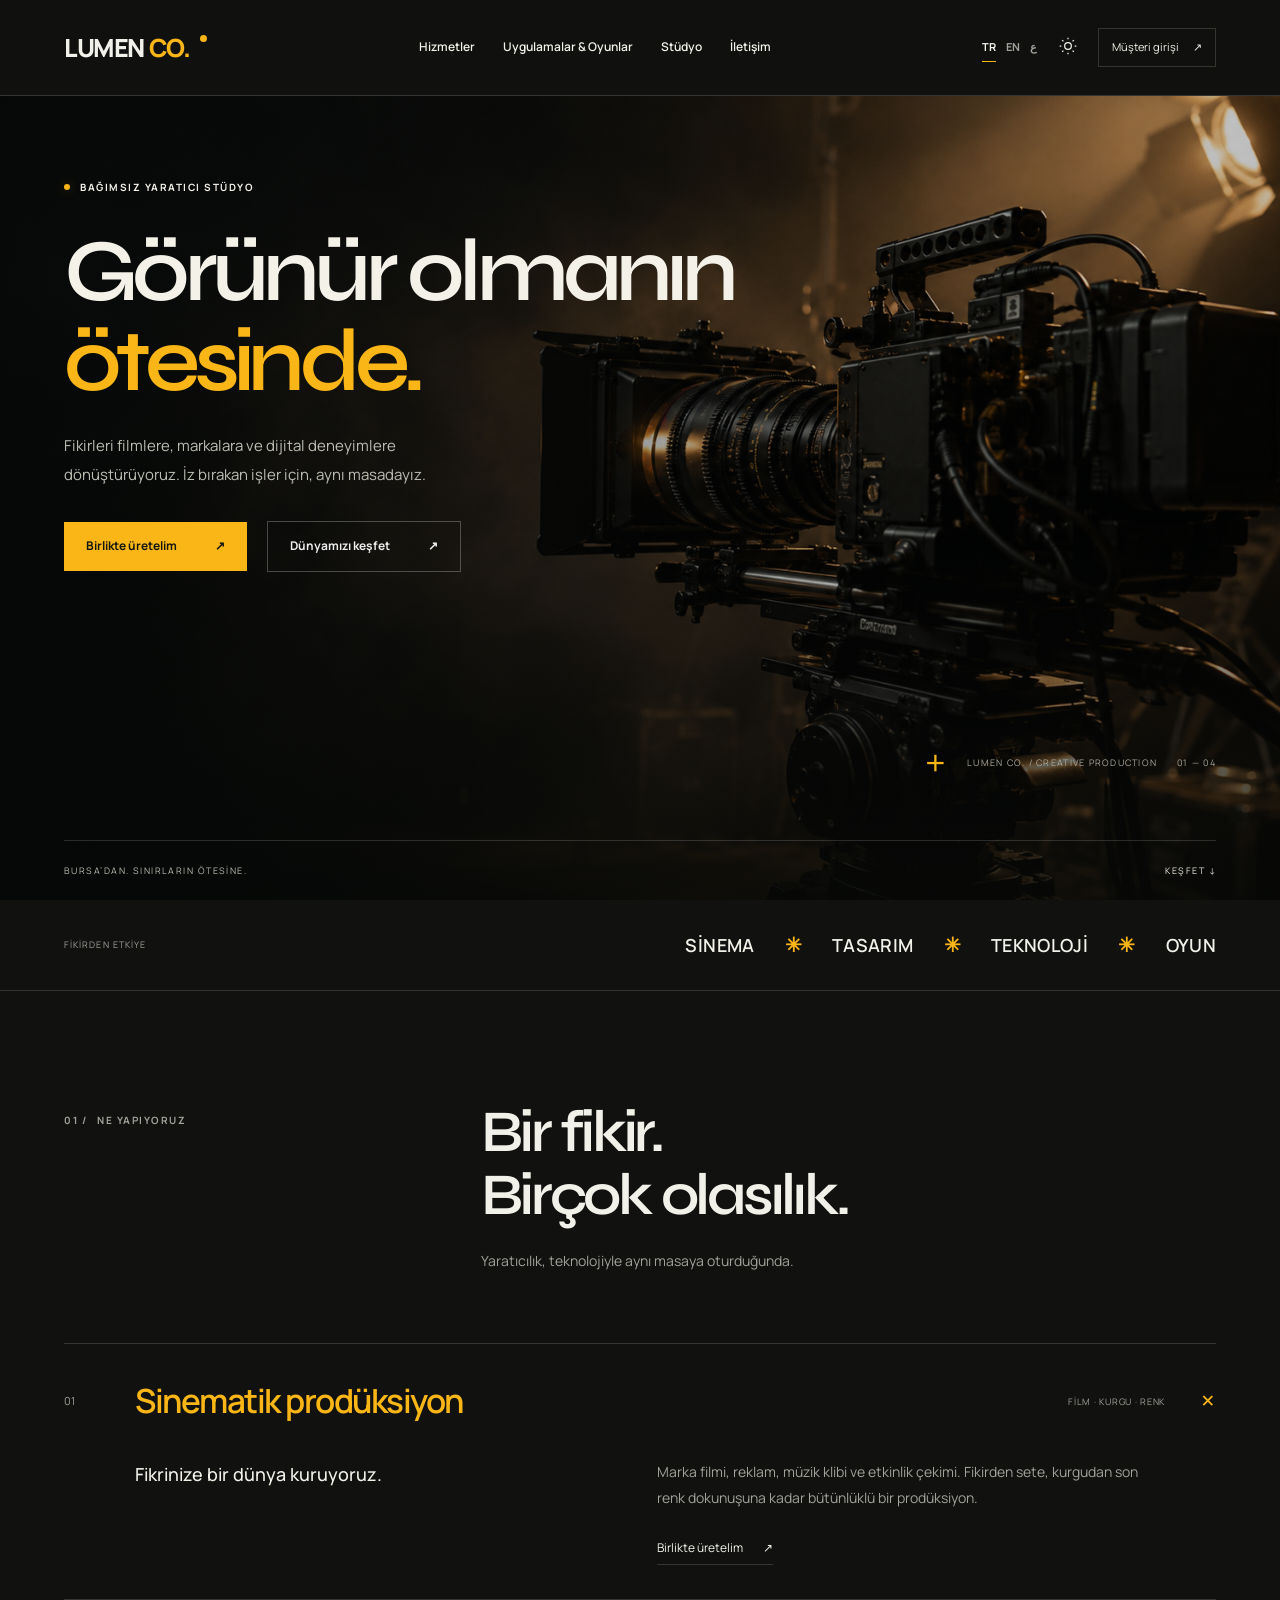
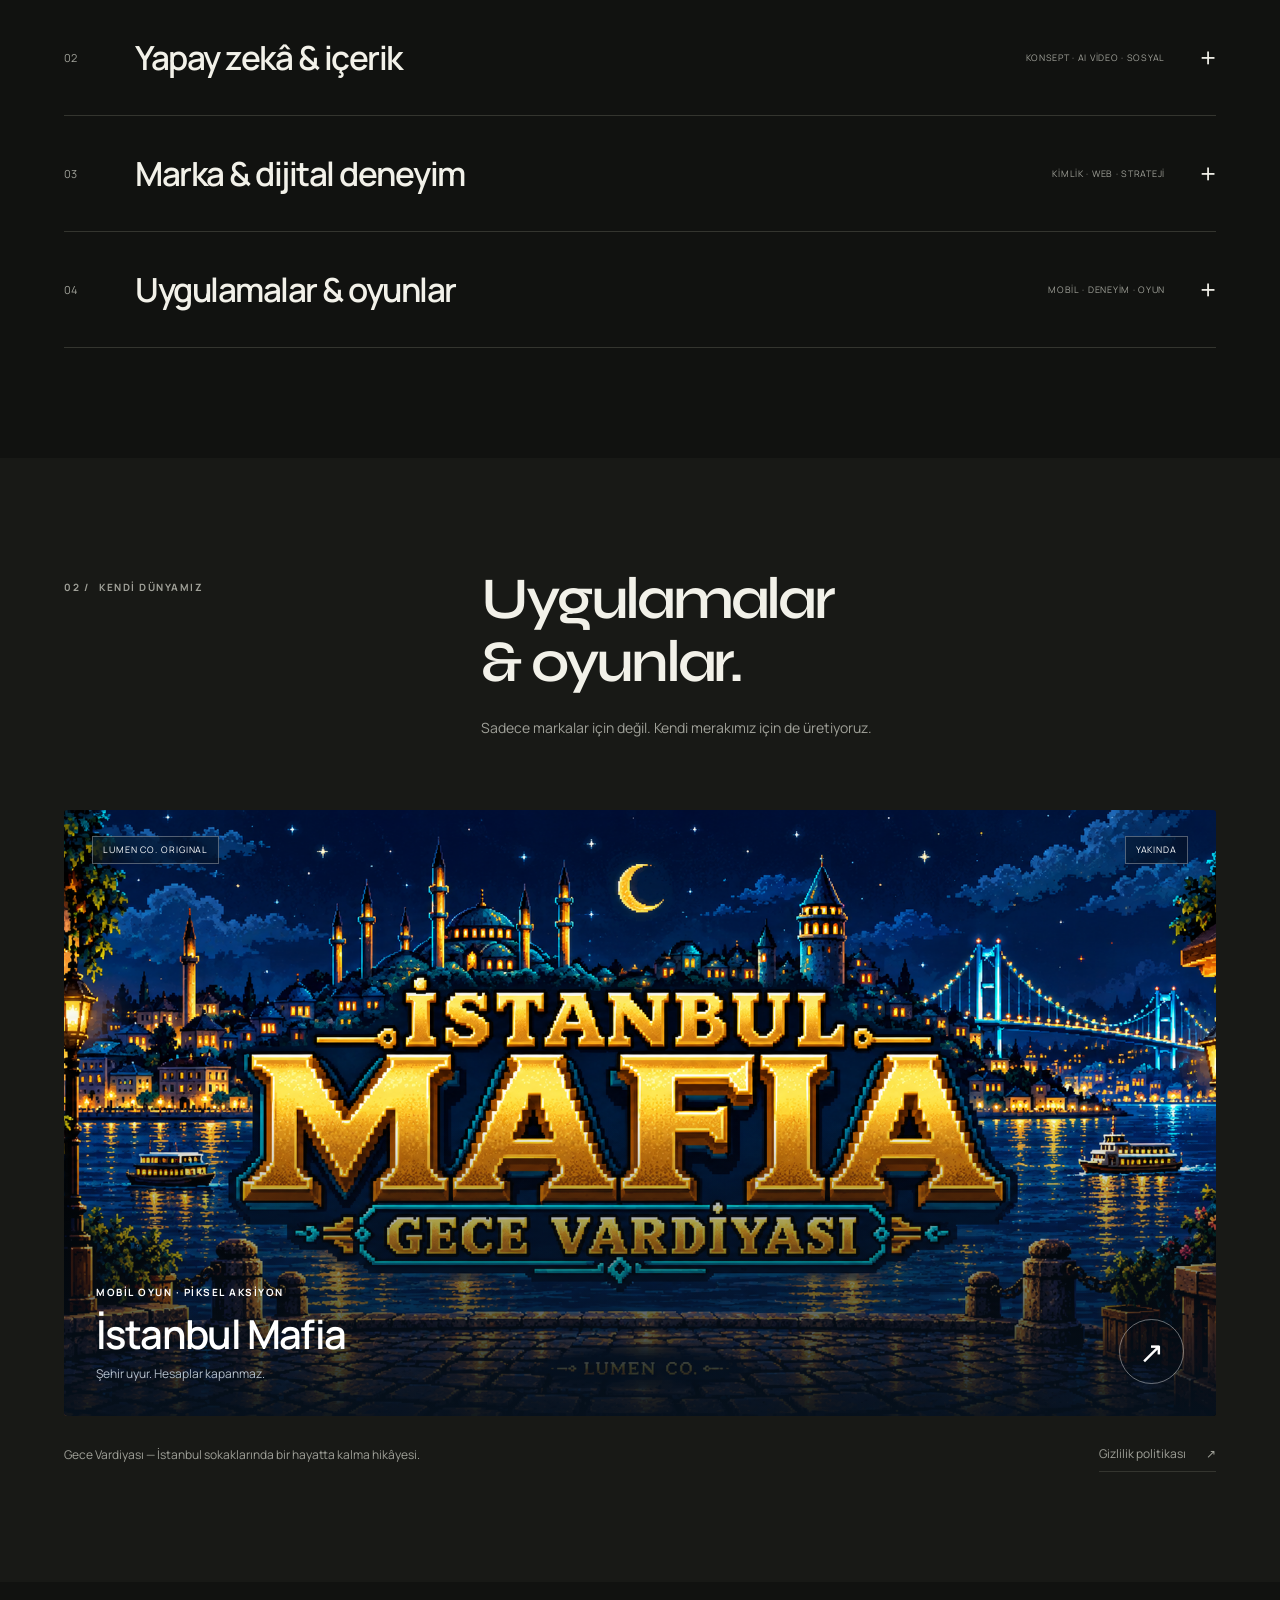
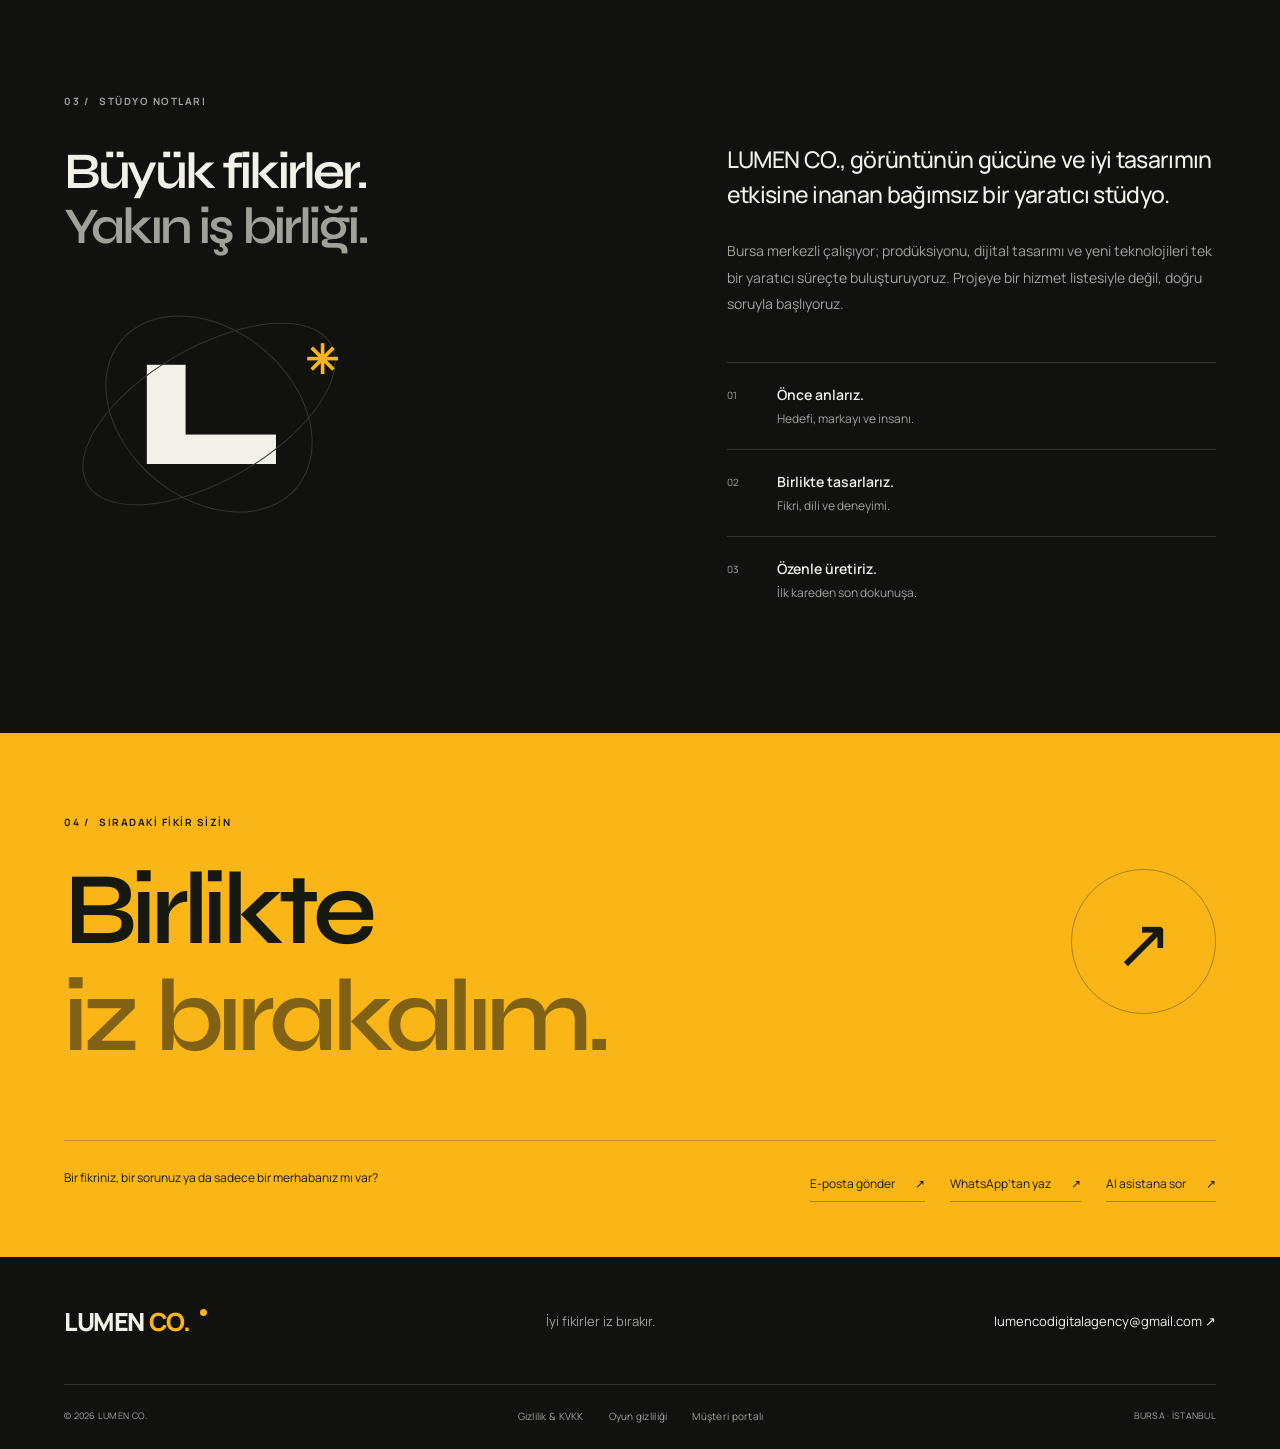
<file: index.html>
<!doctype html><html lang="tr" dir="ltr"><head><meta charset="utf-8"><meta name="viewport" content="width=device-width,initial-scale=1"><meta name="color-scheme" content="dark light"><title>Görünür olmanın ötesinde — LUMEN CO.</title><meta name="description" content="LUMEN CO. — Sinematik prodüksiyon, marka tasarımı, dijital deneyimler ve özgün oyunlar. Bursa merkezli bağımsız yaratıcı stüdyo."><meta property="og:title" content="Görünür olmanın ötesinde — LUMEN CO."><meta property="og:description" content="LUMEN CO. — Sinematik prodüksiyon, marka tasarımı, dijital deneyimler ve özgün oyunlar. Bursa merkezli bağımsız yaratıcı stüdyo."><meta property="og:image" content="https://lumenco-site.vercel.app/assets/istanbul-mafia.png"><meta name="robots" content="index,follow"><link rel="icon" href="assets/favicon.svg"><link rel="stylesheet" href="assets/fonts.css"><link rel="stylesheet" href="assets/site.css"><script src="assets/preferences.js"></script><link rel="canonical" href="https://lumenco-site.vercel.app/"></head><body><a class="skip" href="#main"><span data-lang="tr">İçeriğe geç</span><span data-lang="en">Skip to content</span><span data-lang="ar">انتقل إلى المحتوى</span></a><header class="site-header"><a class="brand" href="index.html" aria-label="Lumen Co.">LUMEN<span>CO.</span><i></i></a><nav class="desktop-nav" aria-label="Main"><a class="text-link" href="index.html#services"><span data-lang="tr">Hizmetler</span><span data-lang="en">Services</span><span data-lang="ar">خدماتنا</span><span aria-hidden="true">↗</span></a><a class="text-link" href="index.html#products"><span data-lang="tr">Uygulamalar & Oyunlar</span><span data-lang="en">Apps & Games</span><span data-lang="ar">التطبيقات والألعاب</span><span aria-hidden="true">↗</span></a><a class="text-link" href="index.html#studio"><span data-lang="tr">Stüdyo</span><span data-lang="en">Studio</span><span data-lang="ar">الاستوديو</span><span aria-hidden="true">↗</span></a><a class="text-link" href="index.html#contact"><span data-lang="tr">İletişim</span><span data-lang="en">Contact</span><span data-lang="ar">تواصل معنا</span><span aria-hidden="true">↗</span></a></nav><div class="header-tools"><div class="languages" role="group" aria-label="Language"><button data-language="tr" lang="tr">TR</button><button data-language="en" lang="en">EN</button><button data-language="ar" lang="ar">ع</button></div><button class="theme-button" aria-label="Tema / Theme / المظهر"><svg viewBox="0 0 24 24" fill="none" stroke="currentColor" stroke-width="1.5"><circle cx="12" cy="12" r="4"/><path d="M12 2v2m0 16v2M2 12h2m16 0h2M5 5l1.5 1.5m11 11L19 19M5 19l1.5-1.5m11-11L19 5"/></svg></button><a class="login-link" href="portal.html"><span data-lang="tr">Müşteri girişi</span><span data-lang="en">Client login</span><span data-lang="ar">دخول العملاء</span><span aria-hidden="true">↗</span></a><button class="menu-button" aria-label="Menü / Menu / القائمة" aria-expanded="false" aria-controls="mobile-nav"><span></span><span></span></button></div></header><nav id="mobile-nav" hidden><a class="text-link" href="index.html#services"><span data-lang="tr">Hizmetler</span><span data-lang="en">Services</span><span data-lang="ar">خدماتنا</span><span aria-hidden="true">↗</span></a><a class="text-link" href="index.html#products"><span data-lang="tr">Uygulamalar & Oyunlar</span><span data-lang="en">Apps & Games</span><span data-lang="ar">التطبيقات والألعاب</span><span aria-hidden="true">↗</span></a><a class="text-link" href="index.html#studio"><span data-lang="tr">Stüdyo</span><span data-lang="en">Studio</span><span data-lang="ar">الاستوديو</span><span aria-hidden="true">↗</span></a><a class="text-link" href="index.html#contact"><span data-lang="tr">İletişim</span><span data-lang="en">Contact</span><span data-lang="ar">تواصل معنا</span><span aria-hidden="true">↗</span></a><a class="text-link" href="portal.html"><span data-lang="tr">Müşteri girişi</span><span data-lang="en">Client login</span><span data-lang="ar">دخول العملاء</span><span aria-hidden="true">↗</span></a></nav><main id="main"><section class="hero"><img class="hero-image" src="assets/studio.png" alt="" fetchpriority="high" width="1672" height="941"><div class="hero-shade"></div><div class="hero-content"><div class="eyebrow"><span class="status-dot"></span><span data-lang="tr">BAĞIMSIZ YARATICI STÜDYO</span><span data-lang="en">INDEPENDENT CREATIVE STUDIO</span><span data-lang="ar">استوديو إبداعي مستقل</span></div><h1><span data-lang="tr">Görünür olmanın<br><em>ötesinde.</em></span><span data-lang="en">Beyond<br><em>being seen.</em></span><span data-lang="ar">أبعد من<br><em>مجرد الظهور.</em></span></h1><p><span data-lang="tr">Fikirleri filmlere, markalara ve dijital deneyimlere dönüştürüyoruz. İz bırakan işler için, aynı masadayız.</span><span data-lang="en">We turn ideas into films, brands and digital experiences. For work that leaves a mark, pull up a chair.</span><span data-lang="ar">نحوّل الأفكار إلى أفلام وعلامات وتجارب رقمية. نجتمع لنصنع أعمالاً تترك أثراً.</span></p><div class="hero-actions"><a class="button primary" href="#contact"><span data-lang="tr">Birlikte üretelim</span><span data-lang="en">Let’s create</span><span data-lang="ar">لنبدع معاً</span><span aria-hidden="true">↗</span></a><a class="button quiet" href="#products"><span data-lang="tr">Dünyamızı keşfet</span><span data-lang="en">Explore our world</span><span data-lang="ar">اكتشف عالمنا</span><span aria-hidden="true">↗</span></a></div></div><div class="hero-caption"><span class="cross">+</span><span>LUMEN CO. / CREATIVE PRODUCTION</span><span>01 — 04</span></div><div class="hero-bottom"><span><span data-lang="tr">BURSA’DAN. SINIRLARIN ÖTESİNE.</span><span data-lang="en">FROM BURSA. BEYOND BORDERS.</span><span data-lang="ar">من بورصة، إلى ما وراء الحدود.</span></span><a href="#services"><span data-lang="tr">KEŞFET</span><span data-lang="en">SCROLL TO EXPLORE</span><span data-lang="ar">اكتشف</span> ↓</a></div></section>
<div class="discipline-strip"><span><span data-lang="tr">FİKİRDEN ETKİYE</span><span data-lang="en">FROM IDEA TO IMPACT</span><span data-lang="ar">من الفكرة إلى الأثر</span></span><p><span data-lang="tr">SİNEMA</span><span data-lang="en">CINEMA</span><span data-lang="ar">سينما</span> <i>✳</i> <span data-lang="tr">TASARIM</span><span data-lang="en">DESIGN</span><span data-lang="ar">تصميم</span> <i>✳</i> <span data-lang="tr">TEKNOLOJİ</span><span data-lang="en">TECHNOLOGY</span><span data-lang="ar">تقنية</span> <i>✳</i> <span data-lang="tr">OYUN</span><span data-lang="en">PLAY</span><span data-lang="ar">ألعاب</span></p></div>
<section id="services" class="section"><div class="section-heading"><div class="eyebrow">01 / <span data-lang="tr">NE YAPIYORUZ</span><span data-lang="en">WHAT WE DO</span><span data-lang="ar">ماذا نقدم</span></div><div><h2><span data-lang="tr">Bir fikir.<br>Birçok olasılık.</span><span data-lang="en">One idea.<br>Many possibilities.</span><span data-lang="ar">فكرة واحدة.<br>احتمالات كثيرة.</span></h2><p><span data-lang="tr">Yaratıcılık, teknolojiyle aynı masaya oturduğunda.</span><span data-lang="en">Where creativity and technology share a table.</span><span data-lang="ar">حين يجتمع الإبداع والتقنية على طاولة واحدة.</span></p></div></div><div class="services"><details class="service-row" open><summary><span class="service-no">01</span><h3><span data-lang="tr">Sinematik prodüksiyon</span><span data-lang="en">Cinematic production</span><span data-lang="ar">الإنتاج السينمائي</span></h3><span class="service-tags"><span data-lang="tr">FİLM · KURGU · RENK</span><span data-lang="en">FILM · EDIT · COLOUR</span><span data-lang="ar">تصوير · مونتاج · تلوين</span></span><span class="plus" aria-hidden="true">+</span></summary><div class="service-detail"><strong><span data-lang="tr">Fikrinize bir dünya kuruyoruz.</span><span data-lang="en">We build a world around your idea.</span><span data-lang="ar">نبني عالماً حول فكرتك.</span></strong><p><span data-lang="tr">Marka filmi, reklam, müzik klibi ve etkinlik çekimi. Fikirden sete, kurgudan son renk dokunuşuna kadar bütünlüklü bir prodüksiyon.</span><span data-lang="en">Brand films, commercials, music videos and live events. A complete production journey, from the first idea to the final colour grade.</span><span data-lang="ar">أفلام العلامات التجارية والإعلانات والفيديوهات الموسيقية وتصوير الفعاليات. رحلة إنتاج متكاملة من الفكرة الأولى إلى التلوين النهائي.</span></p><a class="text-link" href="index.html#contact"><span data-lang="tr">Birlikte üretelim</span><span data-lang="en">Let’s create together</span><span data-lang="ar">لنبدع معاً</span><span aria-hidden="true">↗</span></a></div></details><details class="service-row"><summary><span class="service-no">02</span><h3><span data-lang="tr">Yapay zekâ & içerik</span><span data-lang="en">AI & content</span><span data-lang="ar">الذكاء الاصطناعي والمحتوى</span></h3><span class="service-tags"><span data-lang="tr">KONSEPT · AI VİDEO · SOSYAL</span><span data-lang="en">CONCEPT · AI VIDEO · SOCIAL</span><span data-lang="ar">مفهوم · فيديو AI · تواصل</span></span><span class="plus" aria-hidden="true">+</span></summary><div class="service-detail"><strong><span data-lang="tr">Hayal gücüne yeni bir alan.</span><span data-lang="en">A new space for imagination.</span><span data-lang="ar">مساحة جديدة للخيال.</span></strong><p><span data-lang="tr">AI destekli görsel ve video üretimini yaratıcı yönetimle birleştiriyoruz. Kampanya dünyaları, ürün anlatıları ve sosyal medya içerikleri.</span><span data-lang="en">AI-powered image and video production, guided by creative direction. Campaign worlds, product stories and social-first content.</span><span data-lang="ar">نجمع إنتاج الصور والفيديو بالذكاء الاصطناعي مع التوجيه الإبداعي لبناء عوالم الحملات وقصص المنتجات ومحتوى التواصل الاجتماعي.</span></p><a class="text-link" href="index.html#contact"><span data-lang="tr">Birlikte üretelim</span><span data-lang="en">Let’s create together</span><span data-lang="ar">لنبدع معاً</span><span aria-hidden="true">↗</span></a></div></details><details class="service-row"><summary><span class="service-no">03</span><h3><span data-lang="tr">Marka & dijital deneyim</span><span data-lang="en">Brand & digital experience</span><span data-lang="ar">العلامة والتجربة الرقمية</span></h3><span class="service-tags"><span data-lang="tr">KİMLİK · WEB · STRATEJİ</span><span data-lang="en">IDENTITY · WEB · STRATEGY</span><span data-lang="ar">هوية · ويب · استراتيجية</span></span><span class="plus" aria-hidden="true">+</span></summary><div class="service-detail"><strong><span data-lang="tr">Her temas noktasında aynı karakter.</span><span data-lang="en">One character. Every touchpoint.</span><span data-lang="ar">هوية واحدة في كل نقطة تواصل.</span></strong><p><span data-lang="tr">Görsel kimlik, web tasarımı ve sosyal medya yönetimi. Markanızın nasıl göründüğünü, konuştuğunu ve hissettirdiğini birlikte tasarlıyoruz.</span><span data-lang="en">Visual identity, web design and social media management. We design how your brand looks, speaks and feels.</span><span data-lang="ar">الهوية البصرية وتصميم المواقع وإدارة التواصل الاجتماعي. نصمم شكل علامتك وصوتها والإحساس الذي تتركه.</span></p><a class="text-link" href="index.html#contact"><span data-lang="tr">Birlikte üretelim</span><span data-lang="en">Let’s create together</span><span data-lang="ar">لنبدع معاً</span><span aria-hidden="true">↗</span></a></div></details><details class="service-row"><summary><span class="service-no">04</span><h3><span data-lang="tr">Uygulamalar & oyunlar</span><span data-lang="en">Apps & games</span><span data-lang="ar">التطبيقات والألعاب</span></h3><span class="service-tags"><span data-lang="tr">MOBİL · DENEYİM · OYUN</span><span data-lang="en">MOBILE · EXPERIENCE · PLAY</span><span data-lang="ar">هاتف · تجربة · ألعاب</span></span><span class="plus" aria-hidden="true">+</span></summary><div class="service-detail"><strong><span data-lang="tr">Fikirler, etkileşime dönüşür.</span><span data-lang="en">Ideas become experiences.</span><span data-lang="ar">الأفكار تتحول إلى تجارب.</span></strong><p><span data-lang="tr">Kendi dijital ürünlerimizi geliştiriyor, mobil deneyimleri tasarımla buluşturuyoruz. İlk durağımız: İstanbul Mafia — Gece Vardiyası.</span><span data-lang="en">We build our own digital products, bringing design and mobile experiences together. First stop: İstanbul Mafia — Gece Vardiyası.</span><span data-lang="ar">نطور منتجاتنا الرقمية ونجمع التصميم مع تجارب الهاتف. محطتنا الأولى: İstanbul Mafia — Gece Vardiyası.</span></p><a class="text-link" href="index.html#contact"><span data-lang="tr">Birlikte üretelim</span><span data-lang="en">Let’s create together</span><span data-lang="ar">لنبدع معاً</span><span aria-hidden="true">↗</span></a></div></details></div></section>
<section id="products" class="section products"><div class="section-heading compact"><div class="eyebrow">02 / <span data-lang="tr">KENDİ DÜNYAMIZ</span><span data-lang="en">OUR OWN WORLD</span><span data-lang="ar">عالمنا الخاص</span></div><div><h2><span data-lang="tr">Uygulamalar<br>& oyunlar.</span><span data-lang="en">Apps<br>& games.</span><span data-lang="ar">التطبيقات<br>والألعاب.</span></h2><p><span data-lang="tr">Sadece markalar için değil. Kendi merakımız için de üretiyoruz.</span><span data-lang="en">Not only for brands. We create for our own curiosity, too.</span><span data-lang="ar">نبدع للعلامات التجارية، ولإشباع فضولنا أيضاً.</span></p></div></div><a class="game-feature" href="istanbul-mafia.html"><img src="assets/istanbul-mafia.png" width="1795" height="876" loading="lazy" alt="İstanbul Mafia — Gece Vardiyası"><div class="feature-top"><span class="pill"><span data-lang="tr">LUMEN CO. ORIGINAL</span><span data-lang="en">LUMEN CO. ORIGINAL</span><span data-lang="ar">من إنتاج LUMEN CO.</span></span><span class="pill"><span data-lang="tr">YAKINDA</span><span data-lang="en">COMING SOON</span><span data-lang="ar">قريباً</span></span></div><div class="feature-bottom"><div><span class="eyebrow"><span data-lang="tr">MOBİL OYUN · PİKSEL AKSİYON</span><span data-lang="en">MOBILE GAME · PIXEL ACTION</span><span data-lang="ar">لعبة هاتف · أكشن بكسل</span></span><h3>İstanbul Mafia</h3><p><span data-lang="tr">Şehir uyur. Hesaplar kapanmaz.</span><span data-lang="en">The city sleeps. Scores stay unsettled.</span><span data-lang="ar">تنام المدينة. وتبقى الحسابات مفتوحة.</span></p></div><span class="round-arrow" aria-hidden="true">↗</span></div></a><div class="product-under"><span><span data-lang="tr">Gece Vardiyası — İstanbul sokaklarında bir hayatta kalma hikâyesi.</span><span data-lang="en">Gece Vardiyası — a survival story on the streets of Istanbul.</span><span data-lang="ar">Gece Vardiyası — قصة بقاء في شوارع إسطنبول.</span></span><a class="text-link" href="istanbul-mafia-gizlilik.html"><span data-lang="tr">Gizlilik politikası</span><span data-lang="en">Privacy policy</span><span data-lang="ar">سياسة الخصوصية</span><span aria-hidden="true">↗</span></a></div></section>
<section id="studio" class="section studio"><div class="studio-statement"><div class="eyebrow">03 / <span data-lang="tr">STÜDYO NOTLARI</span><span data-lang="en">STUDIO NOTES</span><span data-lang="ar">ملاحظات الاستوديو</span></div><h2><span data-lang="tr">Büyük fikirler.<br><span class="muted">Yakın iş birliği.</span></span><span data-lang="en">Big ideas.<br><span class="muted">Close collaboration.</span></span><span data-lang="ar">أفكار كبيرة.<br><span class="muted">تعاون وثيق.</span></span></h2><div class="studio-orbit" aria-hidden="true"><span>L</span><i></i><b>✳</b></div></div><div class="studio-copy"><p class="large-copy"><span data-lang="tr">LUMEN CO., görüntünün gücüne ve iyi tasarımın etkisine inanan bağımsız bir yaratıcı stüdyo.</span><span data-lang="en">LUMEN CO. is an independent creative studio that believes in the power of images and the impact of thoughtful design.</span><span data-lang="ar">LUMEN CO. استوديو إبداعي مستقل يؤمن بقوة الصورة وأثر التصميم المدروس.</span></p><p><span data-lang="tr">Bursa merkezli çalışıyor; prodüksiyonu, dijital tasarımı ve yeni teknolojileri tek bir yaratıcı süreçte buluşturuyoruz. Projeye bir hizmet listesiyle değil, doğru soruyla başlıyoruz.</span><span data-lang="en">Based in Bursa, we bring production, digital design and new technology into one creative process. We begin with the right question, not a list of deliverables.</span><span data-lang="ar">نعمل من بورصة، ونجمع الإنتاج والتصميم الرقمي والتقنيات الجديدة في عملية إبداعية واحدة. نبدأ بالسؤال الصحيح، لا بقائمة خدمات.</span></p><div class="principles"><div><span>01</span><strong><span data-lang="tr">Önce anlarız.</span><span data-lang="en">Understand first.</span><span data-lang="ar">نفهم أولاً.</span></strong><p><span data-lang="tr">Hedefi, markayı ve insanı.</span><span data-lang="en">The goal, the brand, the people.</span><span data-lang="ar">الهدف والعلامة والناس.</span></p></div><div><span>02</span><strong><span data-lang="tr">Birlikte tasarlarız.</span><span data-lang="en">Design together.</span><span data-lang="ar">نصمم معاً.</span></strong><p><span data-lang="tr">Fikri, dili ve deneyimi.</span><span data-lang="en">The idea, the language, the experience.</span><span data-lang="ar">الفكرة واللغة والتجربة.</span></p></div><div><span>03</span><strong><span data-lang="tr">Özenle üretiriz.</span><span data-lang="en">Craft with care.</span><span data-lang="ar">ننتج بعناية.</span></strong><p><span data-lang="tr">İlk kareden son dokunuşa.</span><span data-lang="en">From the first frame to the last detail.</span><span data-lang="ar">من الإطار الأول إلى اللمسة الأخيرة.</span></p></div></div></div></section>
<section id="contact" class="contact-section"><div class="contact-top"><div><div class="eyebrow">04 / <span data-lang="tr">SIRADAKİ FİKİR SİZİN</span><span data-lang="en">YOUR IDEA IS NEXT</span><span data-lang="ar">فكرتك هي التالية</span></div><h2><span data-lang="tr">Birlikte<br><em>iz bırakalım.</em></span><span data-lang="en">Let’s leave<br><em>a mark.</em></span><span data-lang="ar">لنترك<br><em>أثراً معاً.</em></span></h2></div><a class="contact-orb" href="mailto:lumencodigitalagency@gmail.com" aria-label="Email">↗</a></div><div class="contact-bottom"><p><span data-lang="tr">Bir fikriniz, bir sorunuz ya da sadece bir merhabanız mı var?</span><span data-lang="en">An idea, a question, or just a hello?</span><span data-lang="ar">لديك فكرة أو سؤال، أو تريد إلقاء التحية؟</span></p><div><a class="text-link" href="mailto:lumencodigitalagency@gmail.com"><span data-lang="tr">E-posta gönder</span><span data-lang="en">Send an email</span><span data-lang="ar">أرسل بريداً</span><span aria-hidden="true">↗</span></a><a class="text-link" href="https://wa.me/905411704781"><span data-lang="tr">WhatsApp’tan yaz</span><span data-lang="en">Message on WhatsApp</span><span data-lang="ar">تواصل عبر واتساب</span><span aria-hidden="true">↗</span></a><button class="text-link" data-open-chat><span data-lang="tr">AI asistana sor</span><span data-lang="en">Ask the AI assistant</span><span data-lang="ar">اسأل مساعد الذكاء الاصطناعي</span> ↗</button></div></div></section></main>
<dialog id="chat-dialog"><div class="dialog-header"><div><span class="eyebrow">LUMEN CO.</span><h2><span data-lang="tr">Bir fikirle başlayalım.</span><span data-lang="en">Start with an idea.</span><span data-lang="ar">لنبدأ بفكرة.</span></h2></div><button data-close-chat aria-label="Kapat / Close / إغلاق">×</button></div><p><span data-lang="tr">Mesajınız AI hizmetine gönderilir. Kişisel veya hassas bilgi paylaşmayın.</span><span data-lang="en">Your message is sent to an AI service. Do not share personal or sensitive information.</span><span data-lang="ar">تُرسل رسالتك إلى خدمة ذكاء اصطناعي. لا تشارك معلومات شخصية أو حساسة.</span></p><div id="chat-messages" aria-live="polite"></div><form id="chat-form"><label for="chat-input"><span data-lang="tr">Projenizi anlatın</span><span data-lang="en">Tell us about your project</span><span data-lang="ar">أخبرنا عن مشروعك</span></label><textarea id="chat-input" maxlength="1500" rows="3" required></textarea><button class="button primary" type="submit"><span data-lang="tr">Gönder</span><span data-lang="en">Send</span><span data-lang="ar">إرسال</span> ↗</button></form><a class="text-link" href="kvkk.html"><span data-lang="tr">Gizlilik bilgisi</span><span data-lang="en">Privacy information</span><span data-lang="ar">معلومات الخصوصية</span><span aria-hidden="true">↗</span></a></dialog><footer class="footer"><div class="footer-top"><a class="brand" href="index.html" aria-label="Lumen Co.">LUMEN<span>CO.</span><i></i></a><p><span data-lang="tr">İyi fikirler iz bırakır.</span><span data-lang="en">Good ideas leave a mark.</span><span data-lang="ar">الأفكار الجيدة تترك أثراً.</span></p><a href="mailto:lumencodigitalagency@gmail.com">lumencodigitalagency@gmail.com ↗</a></div><div class="footer-bottom"><span>© 2026 LUMEN CO.</span><div><a class="text-link" href="kvkk.html"><span data-lang="tr">Gizlilik & KVKK</span><span data-lang="en">Privacy</span><span data-lang="ar">الخصوصية</span><span aria-hidden="true">↗</span></a><a class="text-link" href="istanbul-mafia-gizlilik.html"><span data-lang="tr">Oyun gizliliği</span><span data-lang="en">Game privacy</span><span data-lang="ar">خصوصية اللعبة</span><span aria-hidden="true">↗</span></a><a class="text-link" href="portal.html"><span data-lang="tr">Müşteri portalı</span><span data-lang="en">Client portal</span><span data-lang="ar">بوابة العملاء</span><span aria-hidden="true">↗</span></a></div><span>BURSA · İSTANBUL</span></div></footer><script src="assets/site.js" defer></script></body></html>
</file>
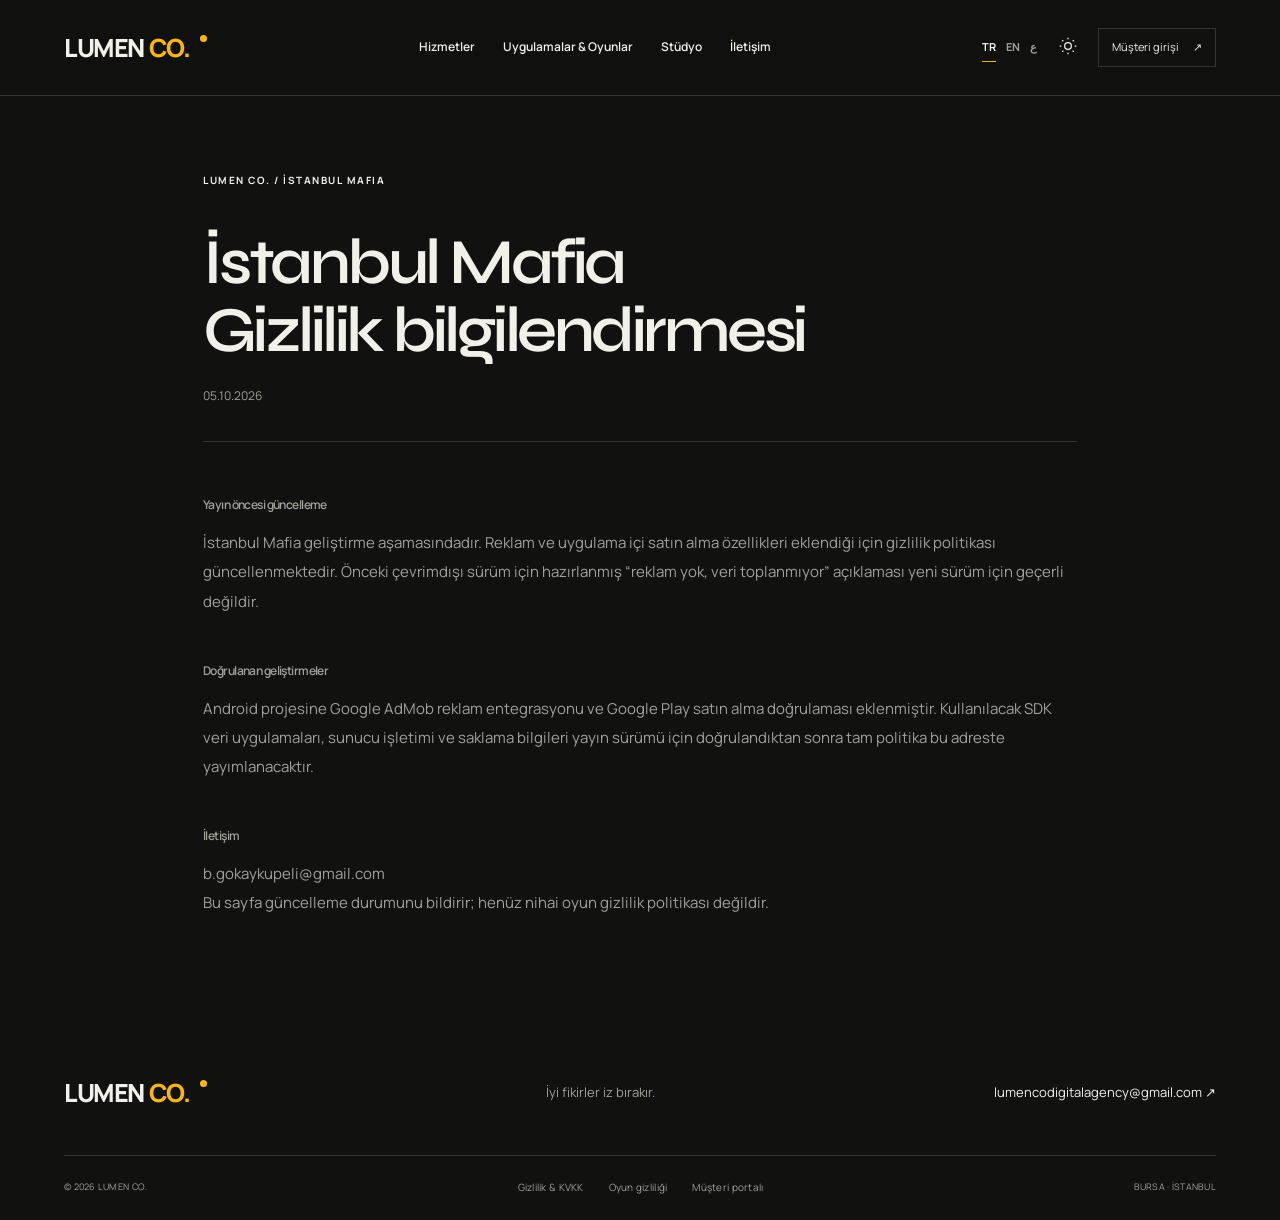
<file: istanbul-mafia-gizlilik.html>
<!doctype html><html lang="tr" dir="ltr"><head><meta charset="utf-8"><meta name="viewport" content="width=device-width,initial-scale=1"><meta name="color-scheme" content="dark light"><title>İstanbul Mafia — Gizlilik Politikası — LUMEN CO.</title><meta name="description" content="Creative production, digital experiences and original games. LUMEN CO."><meta property="og:title" content="İstanbul Mafia — Gizlilik Politikası — LUMEN CO."><meta property="og:description" content="Creative production, digital experiences and original games. LUMEN CO."><meta property="og:image" content="https://lumenco-site.vercel.app/assets/istanbul-mafia.png"><meta name="robots" content="index,follow"><link rel="icon" href="assets/favicon.svg"><link rel="stylesheet" href="assets/fonts.css"><link rel="stylesheet" href="assets/site.css"><script src="assets/preferences.js"></script><link rel="canonical" href="https://lumenco-site.vercel.app/istanbul-mafia-gizlilik.html"></head><body><a class="skip" href="#main"><span data-lang="tr">İçeriğe geç</span><span data-lang="en">Skip to content</span><span data-lang="ar">انتقل إلى المحتوى</span></a><header class="site-header"><a class="brand" href="index.html" aria-label="Lumen Co.">LUMEN<span>CO.</span><i></i></a><nav class="desktop-nav" aria-label="Main"><a class="text-link" href="index.html#services"><span data-lang="tr">Hizmetler</span><span data-lang="en">Services</span><span data-lang="ar">خدماتنا</span><span aria-hidden="true">↗</span></a><a class="text-link" href="index.html#products"><span data-lang="tr">Uygulamalar & Oyunlar</span><span data-lang="en">Apps & Games</span><span data-lang="ar">التطبيقات والألعاب</span><span aria-hidden="true">↗</span></a><a class="text-link" href="index.html#studio"><span data-lang="tr">Stüdyo</span><span data-lang="en">Studio</span><span data-lang="ar">الاستوديو</span><span aria-hidden="true">↗</span></a><a class="text-link" href="index.html#contact"><span data-lang="tr">İletişim</span><span data-lang="en">Contact</span><span data-lang="ar">تواصل معنا</span><span aria-hidden="true">↗</span></a></nav><div class="header-tools"><div class="languages" role="group" aria-label="Language"><button data-language="tr" lang="tr">TR</button><button data-language="en" lang="en">EN</button><button data-language="ar" lang="ar">ع</button></div><button class="theme-button" aria-label="Tema / Theme / المظهر"><svg viewBox="0 0 24 24" fill="none" stroke="currentColor" stroke-width="1.5"><circle cx="12" cy="12" r="4"/><path d="M12 2v2m0 16v2M2 12h2m16 0h2M5 5l1.5 1.5m11 11L19 19M5 19l1.5-1.5m11-11L19 5"/></svg></button><a class="login-link" href="portal.html"><span data-lang="tr">Müşteri girişi</span><span data-lang="en">Client login</span><span data-lang="ar">دخول العملاء</span><span aria-hidden="true">↗</span></a><button class="menu-button" aria-label="Menü / Menu / القائمة" aria-expanded="false" aria-controls="mobile-nav"><span></span><span></span></button></div></header><nav id="mobile-nav" hidden><a class="text-link" href="index.html#services"><span data-lang="tr">Hizmetler</span><span data-lang="en">Services</span><span data-lang="ar">خدماتنا</span><span aria-hidden="true">↗</span></a><a class="text-link" href="index.html#products"><span data-lang="tr">Uygulamalar & Oyunlar</span><span data-lang="en">Apps & Games</span><span data-lang="ar">التطبيقات والألعاب</span><span aria-hidden="true">↗</span></a><a class="text-link" href="index.html#studio"><span data-lang="tr">Stüdyo</span><span data-lang="en">Studio</span><span data-lang="ar">الاستوديو</span><span aria-hidden="true">↗</span></a><a class="text-link" href="index.html#contact"><span data-lang="tr">İletişim</span><span data-lang="en">Contact</span><span data-lang="ar">تواصل معنا</span><span aria-hidden="true">↗</span></a><a class="text-link" href="portal.html"><span data-lang="tr">Müşteri girişi</span><span data-lang="en">Client login</span><span data-lang="ar">دخول العملاء</span><span aria-hidden="true">↗</span></a></nav><main id="main" class="legal"><div class="eyebrow">LUMEN CO. / İSTANBUL MAFIA</div><h1><span data-lang="tr">İstanbul Mafia<br>Gizlilik bilgilendirmesi</span><span data-lang="en">İstanbul Mafia<br>Privacy information</span><span data-lang="ar">İstanbul Mafia<br>معلومات الخصوصية</span></h1><p class="legal-date">05.10.2026</p><div class="legal-body">
<section><h2><span data-lang="tr">Yayın öncesi güncelleme</span><span data-lang="en">Pre-release update</span><span data-lang="ar">تحديث قبل الإصدار</span></h2>
<p data-lang="tr">İstanbul Mafia geliştirme aşamasındadır. Reklam ve uygulama içi satın alma özellikleri eklendiği için gizlilik politikası güncellenmektedir. Önceki çevrimdışı sürüm için hazırlanmış “reklam yok, veri toplanmıyor” açıklaması yeni sürüm için geçerli değildir.</p>
<p data-lang="en">İstanbul Mafia is in development. Its privacy policy is being updated following the addition of advertising and in-app purchases. The previous offline version’s “no ads, no data collection” statement does not apply to the new version.</p>
<p data-lang="ar">لعبة İstanbul Mafia قيد التطوير. يجري تحديث سياسة الخصوصية بعد إضافة الإعلانات والمشتريات داخل التطبيق. لا ينطبق بيان النسخة السابقة غير المتصلة «لا إعلانات ولا جمع بيانات» على النسخة الجديدة.</p></section>
<section><h2><span data-lang="tr">Doğrulanan geliştirmeler</span><span data-lang="en">Confirmed development changes</span><span data-lang="ar">تغييرات التطوير المؤكدة</span></h2>
<p data-lang="tr">Android projesine Google AdMob reklam entegrasyonu ve Google Play satın alma doğrulaması eklenmiştir. Kullanılacak SDK veri uygulamaları, sunucu işletimi ve saklama bilgileri yayın sürümü için doğrulandıktan sonra tam politika bu adreste yayımlanacaktır.</p>
<p data-lang="en">Google AdMob integration and Google Play purchase validation have been added to the Android project. The complete policy will be published here once SDK data practices, server operation and retention details are verified for the release build.</p>
<p data-lang="ar">أُضيف تكامل Google AdMob والتحقق من مشتريات Google Play إلى مشروع Android. ستُنشر السياسة الكاملة هنا بعد التحقق من ممارسات بيانات حزم SDK وتشغيل الخادم وفترات الاحتفاظ لنسخة الإصدار.</p></section>
<section><h2><span data-lang="tr">İletişim</span><span data-lang="en">Contact</span><span data-lang="ar">التواصل</span></h2><p><a href="mailto:b.gokaykupeli@gmail.com">b.gokaykupeli@gmail.com</a></p>
<p data-lang="tr">Bu sayfa güncelleme durumunu bildirir; henüz nihai oyun gizlilik politikası değildir.</p><p data-lang="en">This page reports the update status; it is not yet the final game privacy policy.</p><p data-lang="ar">توضح هذه الصفحة حالة التحديث؛ وهي ليست سياسة الخصوصية النهائية للعبة بعد.</p></section></div></main><footer class="footer"><div class="footer-top"><a class="brand" href="index.html" aria-label="Lumen Co.">LUMEN<span>CO.</span><i></i></a><p><span data-lang="tr">İyi fikirler iz bırakır.</span><span data-lang="en">Good ideas leave a mark.</span><span data-lang="ar">الأفكار الجيدة تترك أثراً.</span></p><a href="mailto:lumencodigitalagency@gmail.com">lumencodigitalagency@gmail.com ↗</a></div><div class="footer-bottom"><span>© 2026 LUMEN CO.</span><div><a class="text-link" href="kvkk.html"><span data-lang="tr">Gizlilik & KVKK</span><span data-lang="en">Privacy</span><span data-lang="ar">الخصوصية</span><span aria-hidden="true">↗</span></a><a class="text-link" href="istanbul-mafia-gizlilik.html"><span data-lang="tr">Oyun gizliliği</span><span data-lang="en">Game privacy</span><span data-lang="ar">خصوصية اللعبة</span><span aria-hidden="true">↗</span></a><a class="text-link" href="portal.html"><span data-lang="tr">Müşteri portalı</span><span data-lang="en">Client portal</span><span data-lang="ar">بوابة العملاء</span><span aria-hidden="true">↗</span></a></div><span>BURSA · İSTANBUL</span></div></footer><script src="assets/site.js" defer></script></body></html>
</file>
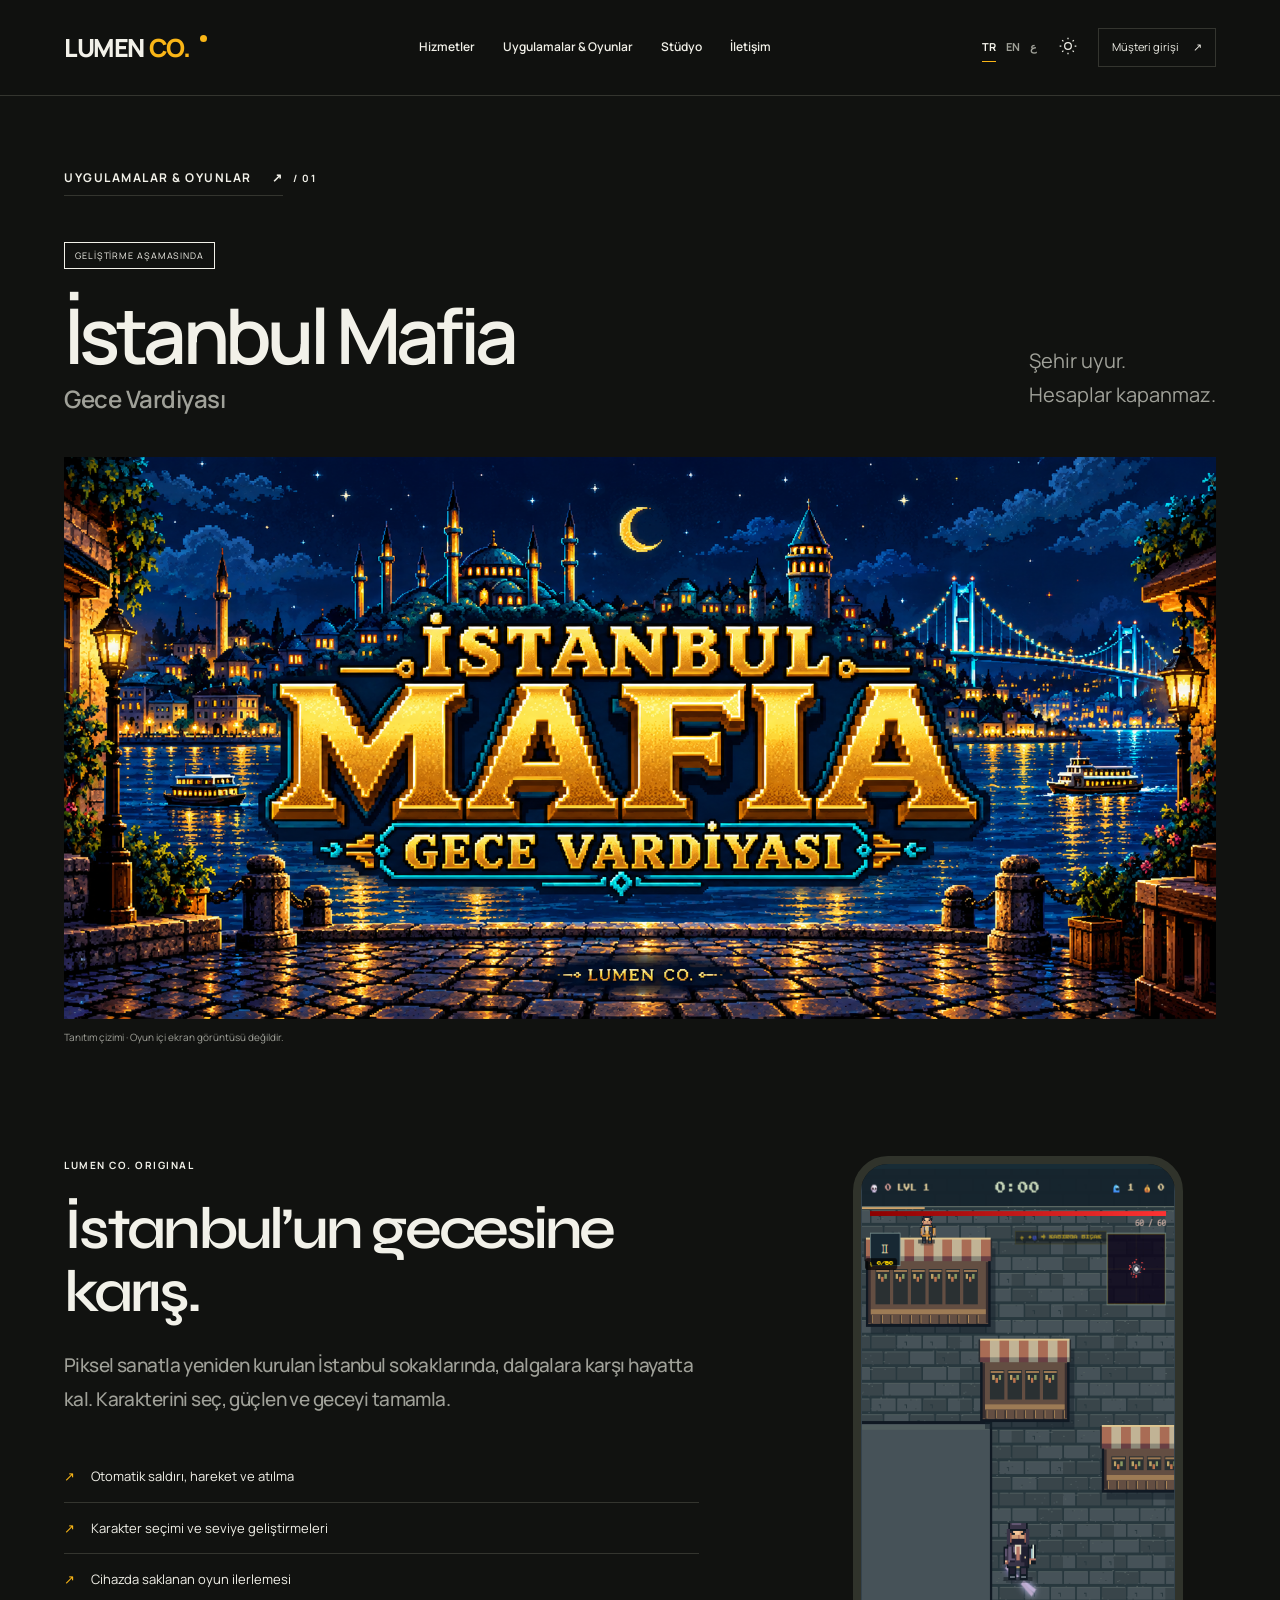
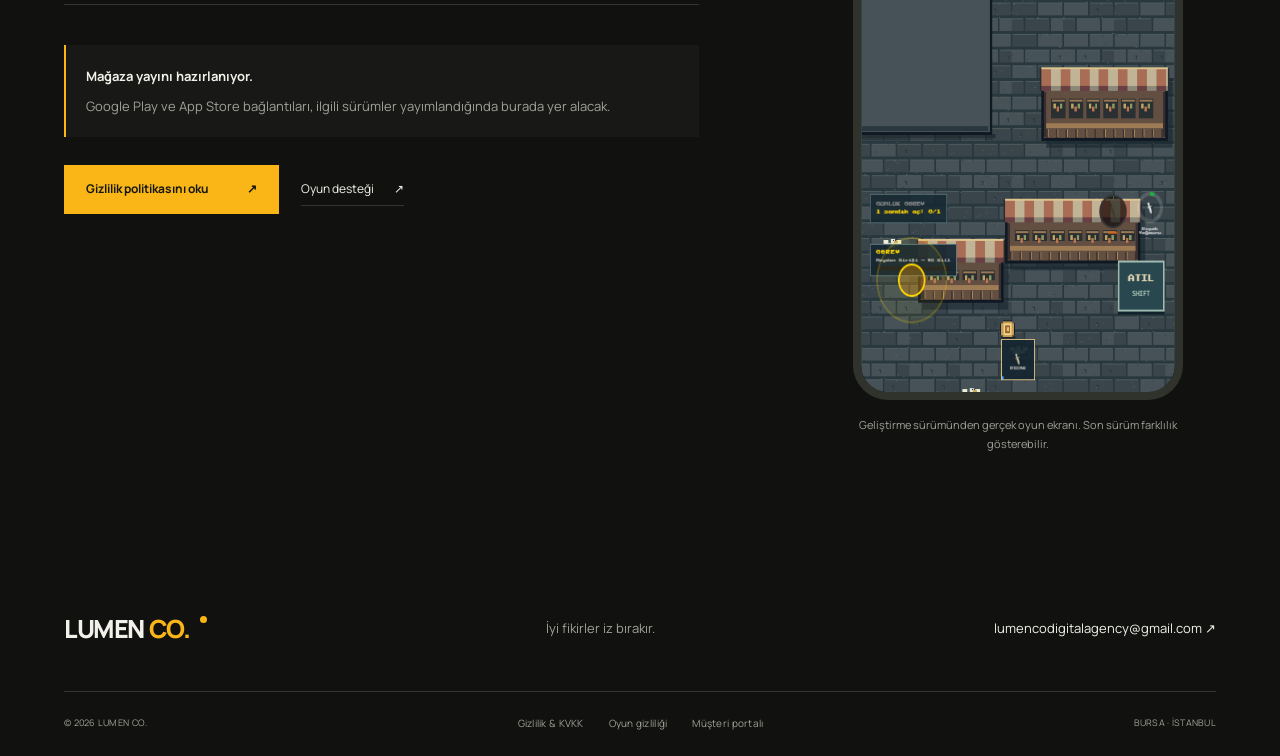
<file: istanbul-mafia.html>
<!doctype html><html lang="tr" dir="ltr"><head><meta charset="utf-8"><meta name="viewport" content="width=device-width,initial-scale=1"><meta name="color-scheme" content="dark light"><title>İstanbul Mafia — Gece Vardiyası — LUMEN CO.</title><meta name="description" content="Creative production, digital experiences and original games. LUMEN CO."><meta property="og:title" content="İstanbul Mafia — Gece Vardiyası — LUMEN CO."><meta property="og:description" content="Creative production, digital experiences and original games. LUMEN CO."><meta property="og:image" content="https://lumenco-site.vercel.app/assets/istanbul-mafia.png"><meta name="robots" content="index,follow"><link rel="icon" href="assets/favicon.svg"><link rel="stylesheet" href="assets/fonts.css"><link rel="stylesheet" href="assets/site.css"><script src="assets/preferences.js"></script><link rel="canonical" href="https://lumenco-site.vercel.app/istanbul-mafia.html"></head><body><a class="skip" href="#main"><span data-lang="tr">İçeriğe geç</span><span data-lang="en">Skip to content</span><span data-lang="ar">انتقل إلى المحتوى</span></a><header class="site-header"><a class="brand" href="index.html" aria-label="Lumen Co.">LUMEN<span>CO.</span><i></i></a><nav class="desktop-nav" aria-label="Main"><a class="text-link" href="index.html#services"><span data-lang="tr">Hizmetler</span><span data-lang="en">Services</span><span data-lang="ar">خدماتنا</span><span aria-hidden="true">↗</span></a><a class="text-link" href="index.html#products"><span data-lang="tr">Uygulamalar & Oyunlar</span><span data-lang="en">Apps & Games</span><span data-lang="ar">التطبيقات والألعاب</span><span aria-hidden="true">↗</span></a><a class="text-link" href="index.html#studio"><span data-lang="tr">Stüdyo</span><span data-lang="en">Studio</span><span data-lang="ar">الاستوديو</span><span aria-hidden="true">↗</span></a><a class="text-link" href="index.html#contact"><span data-lang="tr">İletişim</span><span data-lang="en">Contact</span><span data-lang="ar">تواصل معنا</span><span aria-hidden="true">↗</span></a></nav><div class="header-tools"><div class="languages" role="group" aria-label="Language"><button data-language="tr" lang="tr">TR</button><button data-language="en" lang="en">EN</button><button data-language="ar" lang="ar">ع</button></div><button class="theme-button" aria-label="Tema / Theme / المظهر"><svg viewBox="0 0 24 24" fill="none" stroke="currentColor" stroke-width="1.5"><circle cx="12" cy="12" r="4"/><path d="M12 2v2m0 16v2M2 12h2m16 0h2M5 5l1.5 1.5m11 11L19 19M5 19l1.5-1.5m11-11L19 5"/></svg></button><a class="login-link" href="portal.html"><span data-lang="tr">Müşteri girişi</span><span data-lang="en">Client login</span><span data-lang="ar">دخول العملاء</span><span aria-hidden="true">↗</span></a><button class="menu-button" aria-label="Menü / Menu / القائمة" aria-expanded="false" aria-controls="mobile-nav"><span></span><span></span></button></div></header><nav id="mobile-nav" hidden><a class="text-link" href="index.html#services"><span data-lang="tr">Hizmetler</span><span data-lang="en">Services</span><span data-lang="ar">خدماتنا</span><span aria-hidden="true">↗</span></a><a class="text-link" href="index.html#products"><span data-lang="tr">Uygulamalar & Oyunlar</span><span data-lang="en">Apps & Games</span><span data-lang="ar">التطبيقات والألعاب</span><span aria-hidden="true">↗</span></a><a class="text-link" href="index.html#studio"><span data-lang="tr">Stüdyo</span><span data-lang="en">Studio</span><span data-lang="ar">الاستوديو</span><span aria-hidden="true">↗</span></a><a class="text-link" href="index.html#contact"><span data-lang="tr">İletişim</span><span data-lang="en">Contact</span><span data-lang="ar">تواصل معنا</span><span aria-hidden="true">↗</span></a><a class="text-link" href="portal.html"><span data-lang="tr">Müşteri girişi</span><span data-lang="en">Client login</span><span data-lang="ar">دخول العملاء</span><span aria-hidden="true">↗</span></a></nav><main id="main"><section class="game-page-hero"><div class="eyebrow"><a class="text-link" href="index.html#products"><span data-lang="tr">UYGULAMALAR & OYUNLAR</span><span data-lang="en">APPS & GAMES</span><span data-lang="ar">التطبيقات والألعاب</span><span aria-hidden="true">↗</span></a> / 01</div><div class="game-heading"><div><span class="pill"><span data-lang="tr">GELİŞTİRME AŞAMASINDA</span><span data-lang="en">IN DEVELOPMENT</span><span data-lang="ar">قيد التطوير</span></span><h1>İstanbul Mafia<span>Gece Vardiyası</span></h1></div><p><span data-lang="tr">Şehir uyur.<br>Hesaplar kapanmaz.</span><span data-lang="en">The city sleeps.<br>Scores stay unsettled.</span><span data-lang="ar">تنام المدينة.<br>وتبقى الحسابات مفتوحة.</span></p></div><img class="game-keyart" src="assets/istanbul-mafia.png" width="1795" height="876" alt="İstanbul Mafia — Gece Vardiyası"><p class="art-caption"><span data-lang="tr">Tanıtım çizimi · Oyun içi ekran görüntüsü değildir.</span><span data-lang="en">Promotional artwork · Not a gameplay screenshot.</span><span data-lang="ar">عمل فني ترويجي · ليس لقطة من داخل اللعبة.</span></p></section><section class="section game-info"><div><div class="eyebrow">LUMEN CO. ORIGINAL</div><h2><span data-lang="tr">İstanbul’un gecesine<br>karış.</span><span data-lang="en">Step into<br>Istanbul’s night.</span><span data-lang="ar">ادخل إلى<br>ليل إسطنبول.</span></h2><p class="large-copy"><span data-lang="tr">Piksel sanatla yeniden kurulan İstanbul sokaklarında, dalgalara karşı hayatta kal. Karakterini seç, güçlen ve geceyi tamamla.</span><span data-lang="en">Survive the waves on Istanbul streets reimagined in pixel art. Choose your character, grow stronger and make it through the night.</span><span data-lang="ar">واجه الموجات في شوارع إسطنبول المعاد تصورها بفن البكسل. اختر شخصيتك، وازدَد قوة، واصمد حتى نهاية الليل.</span></p><ul class="game-facts"><li><span data-lang="tr">Otomatik saldırı, hareket ve atılma</span><span data-lang="en">Automatic attacks, movement and dash</span><span data-lang="ar">هجمات تلقائية وحركة واندفاع</span></li><li><span data-lang="tr">Karakter seçimi ve seviye geliştirmeleri</span><span data-lang="en">Character selection and level upgrades</span><span data-lang="ar">اختيار الشخصيات وترقيات المستوى</span></li><li><span data-lang="tr">Cihazda saklanan oyun ilerlemesi</span><span data-lang="en">Game progress stored on your device</span><span data-lang="ar">تقدم اللعب محفوظ على جهازك</span></li></ul><div class="release-note"><strong><span data-lang="tr">Mağaza yayını hazırlanıyor.</span><span data-lang="en">Store release in preparation.</span><span data-lang="ar">الإصدار على المتاجر قيد الإعداد.</span></strong><p><span data-lang="tr">Google Play ve App Store bağlantıları, ilgili sürümler yayımlandığında burada yer alacak.</span><span data-lang="en">Google Play and App Store links will appear here when the respective versions are released.</span><span data-lang="ar">ستظهر روابط Google Play وApp Store هنا عند إصدار النسخ المعنية.</span></p></div><a class="button primary" href="istanbul-mafia-gizlilik.html"><span data-lang="tr">Gizlilik politikasını oku</span><span data-lang="en">Read the privacy policy</span><span data-lang="ar">اقرأ سياسة الخصوصية</span><span aria-hidden="true">↗</span></a><a class="text-link" href="mailto:b.gokaykupeli@gmail.com"><span data-lang="tr">Oyun desteği</span><span data-lang="en">Game support</span><span data-lang="ar">دعم اللعبة</span><span aria-hidden="true">↗</span></a></div><figure class="game-phone"><img src="assets/gameplay.png" width="390" height="844" loading="lazy" alt="İstanbul Mafia gameplay"><figcaption><span data-lang="tr">Geliştirme sürümünden gerçek oyun ekranı. Son sürüm farklılık gösterebilir.</span><span data-lang="en">Actual gameplay from a development build. The final version may differ.</span><span data-lang="ar">لقطة لعب حقيقية من نسخة التطوير. قد يختلف الإصدار النهائي.</span></figcaption></figure></section></main><footer class="footer"><div class="footer-top"><a class="brand" href="index.html" aria-label="Lumen Co.">LUMEN<span>CO.</span><i></i></a><p><span data-lang="tr">İyi fikirler iz bırakır.</span><span data-lang="en">Good ideas leave a mark.</span><span data-lang="ar">الأفكار الجيدة تترك أثراً.</span></p><a href="mailto:lumencodigitalagency@gmail.com">lumencodigitalagency@gmail.com ↗</a></div><div class="footer-bottom"><span>© 2026 LUMEN CO.</span><div><a class="text-link" href="kvkk.html"><span data-lang="tr">Gizlilik & KVKK</span><span data-lang="en">Privacy</span><span data-lang="ar">الخصوصية</span><span aria-hidden="true">↗</span></a><a class="text-link" href="istanbul-mafia-gizlilik.html"><span data-lang="tr">Oyun gizliliği</span><span data-lang="en">Game privacy</span><span data-lang="ar">خصوصية اللعبة</span><span aria-hidden="true">↗</span></a><a class="text-link" href="portal.html"><span data-lang="tr">Müşteri portalı</span><span data-lang="en">Client portal</span><span data-lang="ar">بوابة العملاء</span><span aria-hidden="true">↗</span></a></div><span>BURSA · İSTANBUL</span></div></footer><script src="assets/site.js" defer></script></body></html>
</file>
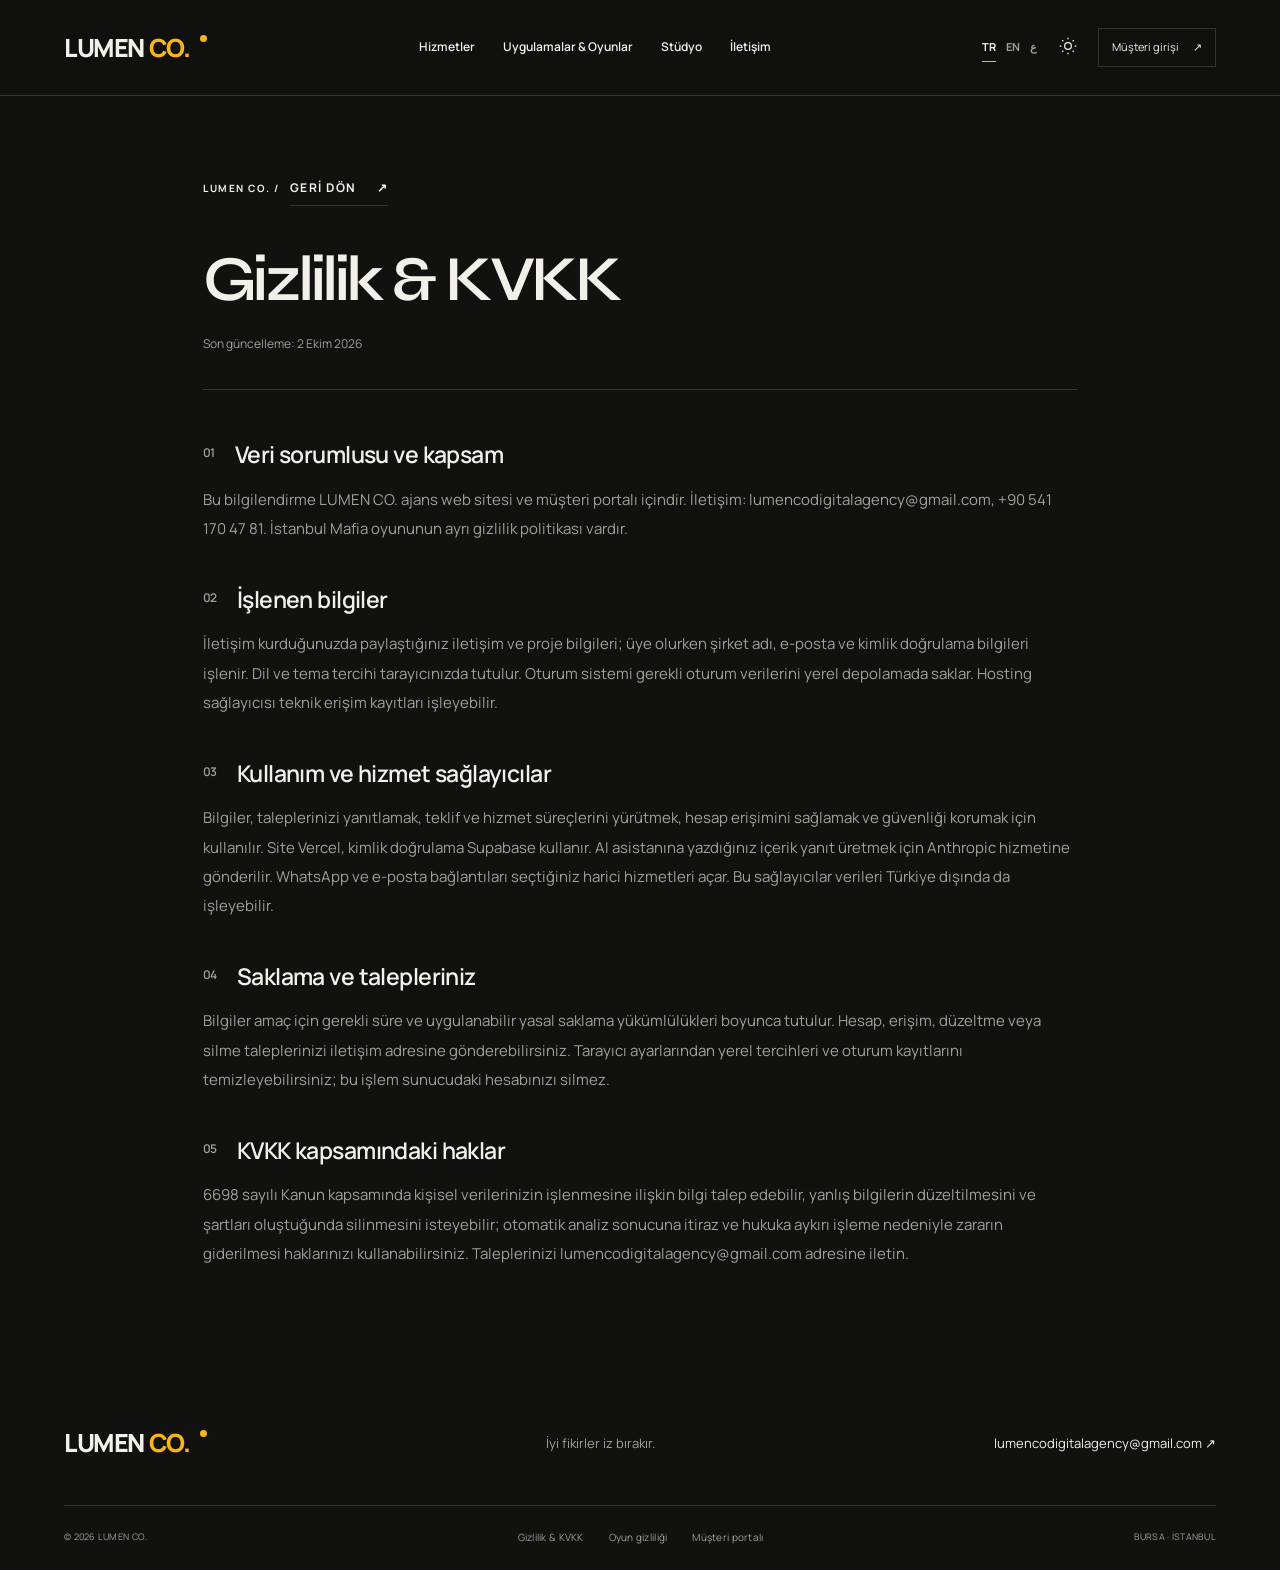
<file: kvkk.html>
<!doctype html><html lang="tr" dir="ltr"><head><meta charset="utf-8"><meta name="viewport" content="width=device-width,initial-scale=1"><meta name="color-scheme" content="dark light"><title>Gizlilik & KVKK — LUMEN CO.</title><meta name="description" content="Creative production, digital experiences and original games. LUMEN CO."><meta property="og:title" content="Gizlilik & KVKK — LUMEN CO."><meta property="og:description" content="Creative production, digital experiences and original games. LUMEN CO."><meta property="og:image" content="https://lumenco-site.vercel.app/assets/istanbul-mafia.png"><meta name="robots" content="index,follow"><link rel="icon" href="assets/favicon.svg"><link rel="stylesheet" href="assets/fonts.css"><link rel="stylesheet" href="assets/site.css"><script src="assets/preferences.js"></script><link rel="canonical" href="https://lumenco-site.vercel.app/kvkk.html"></head><body><a class="skip" href="#main"><span data-lang="tr">İçeriğe geç</span><span data-lang="en">Skip to content</span><span data-lang="ar">انتقل إلى المحتوى</span></a><header class="site-header"><a class="brand" href="index.html" aria-label="Lumen Co.">LUMEN<span>CO.</span><i></i></a><nav class="desktop-nav" aria-label="Main"><a class="text-link" href="index.html#services"><span data-lang="tr">Hizmetler</span><span data-lang="en">Services</span><span data-lang="ar">خدماتنا</span><span aria-hidden="true">↗</span></a><a class="text-link" href="index.html#products"><span data-lang="tr">Uygulamalar & Oyunlar</span><span data-lang="en">Apps & Games</span><span data-lang="ar">التطبيقات والألعاب</span><span aria-hidden="true">↗</span></a><a class="text-link" href="index.html#studio"><span data-lang="tr">Stüdyo</span><span data-lang="en">Studio</span><span data-lang="ar">الاستوديو</span><span aria-hidden="true">↗</span></a><a class="text-link" href="index.html#contact"><span data-lang="tr">İletişim</span><span data-lang="en">Contact</span><span data-lang="ar">تواصل معنا</span><span aria-hidden="true">↗</span></a></nav><div class="header-tools"><div class="languages" role="group" aria-label="Language"><button data-language="tr" lang="tr">TR</button><button data-language="en" lang="en">EN</button><button data-language="ar" lang="ar">ع</button></div><button class="theme-button" aria-label="Tema / Theme / المظهر"><svg viewBox="0 0 24 24" fill="none" stroke="currentColor" stroke-width="1.5"><circle cx="12" cy="12" r="4"/><path d="M12 2v2m0 16v2M2 12h2m16 0h2M5 5l1.5 1.5m11 11L19 19M5 19l1.5-1.5m11-11L19 5"/></svg></button><a class="login-link" href="portal.html"><span data-lang="tr">Müşteri girişi</span><span data-lang="en">Client login</span><span data-lang="ar">دخول العملاء</span><span aria-hidden="true">↗</span></a><button class="menu-button" aria-label="Menü / Menu / القائمة" aria-expanded="false" aria-controls="mobile-nav"><span></span><span></span></button></div></header><nav id="mobile-nav" hidden><a class="text-link" href="index.html#services"><span data-lang="tr">Hizmetler</span><span data-lang="en">Services</span><span data-lang="ar">خدماتنا</span><span aria-hidden="true">↗</span></a><a class="text-link" href="index.html#products"><span data-lang="tr">Uygulamalar & Oyunlar</span><span data-lang="en">Apps & Games</span><span data-lang="ar">التطبيقات والألعاب</span><span aria-hidden="true">↗</span></a><a class="text-link" href="index.html#studio"><span data-lang="tr">Stüdyo</span><span data-lang="en">Studio</span><span data-lang="ar">الاستوديو</span><span aria-hidden="true">↗</span></a><a class="text-link" href="index.html#contact"><span data-lang="tr">İletişim</span><span data-lang="en">Contact</span><span data-lang="ar">تواصل معنا</span><span aria-hidden="true">↗</span></a><a class="text-link" href="portal.html"><span data-lang="tr">Müşteri girişi</span><span data-lang="en">Client login</span><span data-lang="ar">دخول العملاء</span><span aria-hidden="true">↗</span></a></nav><main id="main" class="legal"><div class="eyebrow">LUMEN CO. / <a class="text-link" href="index.html"><span data-lang="tr">GERİ DÖN</span><span data-lang="en">GO BACK</span><span data-lang="ar">عودة</span><span aria-hidden="true">↗</span></a></div><h1><span data-lang="tr">Gizlilik & KVKK</span><span data-lang="en">Privacy notice</span><span data-lang="ar">إشعار الخصوصية</span></h1><p class="legal-date"><span data-lang="tr">Son güncelleme: 2 Ekim 2026</span><span data-lang="en">Last updated: 2 October 2026</span><span data-lang="ar">آخر تحديث: 2 أكتوبر 2026</span></p><div class="legal-body"><section><h2><span>01</span><span data-lang="tr">Veri sorumlusu ve kapsam</span><span data-lang="en">Controller and scope</span><span data-lang="ar">المسؤول والنطاق</span></h2><p data-lang="tr">Bu bilgilendirme LUMEN CO. ajans web sitesi ve müşteri portalı içindir. İletişim: lumencodigitalagency@gmail.com, +90 541 170 47 81. İstanbul Mafia oyununun ayrı gizlilik politikası vardır.</p><p data-lang="en">This notice covers the LUMEN CO. agency website and client portal. Contact: lumencodigitalagency@gmail.com, +90 541 170 47 81. İstanbul Mafia has a separate game privacy policy.</p><p data-lang="ar">يشمل هذا الإشعار موقع وكالة LUMEN CO. وبوابة العملاء. للتواصل: lumencodigitalagency@gmail.com، ‎+90 541 170 47 81. للعبة İstanbul Mafia سياسة خصوصية منفصلة.</p></section><section><h2><span>02</span><span data-lang="tr">İşlenen bilgiler</span><span data-lang="en">Information processed</span><span data-lang="ar">المعلومات المعالجة</span></h2><p data-lang="tr">İletişim kurduğunuzda paylaştığınız iletişim ve proje bilgileri; üye olurken şirket adı, e-posta ve kimlik doğrulama bilgileri işlenir. Dil ve tema tercihi tarayıcınızda tutulur. Oturum sistemi gerekli oturum verilerini yerel depolamada saklar. Hosting sağlayıcısı teknik erişim kayıtları işleyebilir.</p><p data-lang="en">We process the contact and project details you share, and company name, email and authentication information for registration. Language and theme preferences are stored in your browser. Authentication stores necessary session data locally. The hosting provider may process technical access logs.</p><p data-lang="ar">نعالج بيانات التواصل والمشروع التي تشاركها، واسم الشركة والبريد ومعلومات المصادقة عند التسجيل. تُحفظ اللغة والمظهر في متصفحك، ويحتفظ نظام الدخول ببيانات الجلسة اللازمة محلياً. قد يعالج مزود الاستضافة سجلات الوصول التقنية.</p></section><section><h2><span>03</span><span data-lang="tr">Kullanım ve hizmet sağlayıcılar</span><span data-lang="en">Use and service providers</span><span data-lang="ar">الاستخدام ومزودو الخدمات</span></h2><p data-lang="tr">Bilgiler, taleplerinizi yanıtlamak, teklif ve hizmet süreçlerini yürütmek, hesap erişimini sağlamak ve güvenliği korumak için kullanılır. Site Vercel, kimlik doğrulama Supabase kullanır. AI asistanına yazdığınız içerik yanıt üretmek için Anthropic hizmetine gönderilir. WhatsApp ve e-posta bağlantıları seçtiğiniz harici hizmetleri açar. Bu sağlayıcılar verileri Türkiye dışında da işleyebilir.</p><p data-lang="en">Information is used to answer requests, prepare proposals, deliver services, provide account access and maintain security. Hosting uses Vercel; authentication uses Supabase. Messages sent to the AI assistant are sent to Anthropic to generate responses. WhatsApp and email links open the external services you choose. These providers may process data outside Türkiye.</p><p data-lang="ar">تُستخدم المعلومات للرد على الطلبات وإعداد العروض وتقديم الخدمات والوصول إلى الحساب وحماية الأمان. نستخدم Vercel للاستضافة وSupabase للمصادقة. تُرسل رسائل مساعد الذكاء الاصطناعي إلى Anthropic لإنتاج الردود. تفتح روابط واتساب والبريد الخدمات الخارجية التي تختارها. قد يعالج هؤلاء المزودون البيانات خارج تركيا.</p></section><section><h2><span>04</span><span data-lang="tr">Saklama ve talepleriniz</span><span data-lang="en">Retention and your requests</span><span data-lang="ar">الاحتفاظ وطلباتك</span></h2><p data-lang="tr">Bilgiler amaç için gerekli süre ve uygulanabilir yasal saklama yükümlülükleri boyunca tutulur. Hesap, erişim, düzeltme veya silme taleplerinizi iletişim adresine gönderebilirsiniz. Tarayıcı ayarlarından yerel tercihleri ve oturum kayıtlarını temizleyebilirsiniz; bu işlem sunucudaki hesabınızı silmez.</p><p data-lang="en">Information is retained as long as needed for its purpose and applicable legal retention obligations. Contact us for account, access, correction or deletion requests. You can clear local preferences and session data in your browser; this does not delete your server-side account.</p><p data-lang="ar">نحتفظ بالمعلومات بقدر ما يلزم لغرضها والالتزامات القانونية المعمول بها. تواصل معنا لطلبات الحساب أو الوصول أو التصحيح أو الحذف. يمكنك مسح التفضيلات وبيانات الجلسة محلياً من متصفحك؛ وهذا لا يحذف حسابك على الخادم.</p></section><section><h2><span>05</span><span data-lang="tr">KVKK kapsamındaki haklar</span><span data-lang="en">Rights under KVKK</span><span data-lang="ar">الحقوق وفق قانون KVKK</span></h2><p data-lang="tr">6698 sayılı Kanun kapsamında kişisel verilerinizin işlenmesine ilişkin bilgi talep edebilir, yanlış bilgilerin düzeltilmesini ve şartları oluştuğunda silinmesini isteyebilir; otomatik analiz sonucuna itiraz ve hukuka aykırı işleme nedeniyle zararın giderilmesi haklarınızı kullanabilirsiniz. Taleplerinizi lumencodigitalagency@gmail.com adresine iletin.</p><p data-lang="en">Under Turkish Law No. 6698, you may request information about processing, correction of inaccurate information and deletion when conditions apply, and exercise rights concerning objections to automated analysis and compensation for unlawful processing. Send requests to lumencodigitalagency@gmail.com.</p><p data-lang="ar">بموجب القانون التركي رقم 6698، يمكنك طلب معلومات عن المعالجة وتصحيح المعلومات غير الدقيقة وحذفها عند تحقق الشروط، وممارسة حقوق الاعتراض على التحليل الآلي والتعويض عن المعالجة غير القانونية. أرسل الطلبات إلى lumencodigitalagency@gmail.com.</p></section></div></main><footer class="footer"><div class="footer-top"><a class="brand" href="index.html" aria-label="Lumen Co.">LUMEN<span>CO.</span><i></i></a><p><span data-lang="tr">İyi fikirler iz bırakır.</span><span data-lang="en">Good ideas leave a mark.</span><span data-lang="ar">الأفكار الجيدة تترك أثراً.</span></p><a href="mailto:lumencodigitalagency@gmail.com">lumencodigitalagency@gmail.com ↗</a></div><div class="footer-bottom"><span>© 2026 LUMEN CO.</span><div><a class="text-link" href="kvkk.html"><span data-lang="tr">Gizlilik & KVKK</span><span data-lang="en">Privacy</span><span data-lang="ar">الخصوصية</span><span aria-hidden="true">↗</span></a><a class="text-link" href="istanbul-mafia-gizlilik.html"><span data-lang="tr">Oyun gizliliği</span><span data-lang="en">Game privacy</span><span data-lang="ar">خصوصية اللعبة</span><span aria-hidden="true">↗</span></a><a class="text-link" href="portal.html"><span data-lang="tr">Müşteri portalı</span><span data-lang="en">Client portal</span><span data-lang="ar">بوابة العملاء</span><span aria-hidden="true">↗</span></a></div><span>BURSA · İSTANBUL</span></div></footer><script src="assets/site.js" defer></script></body></html>
</file>
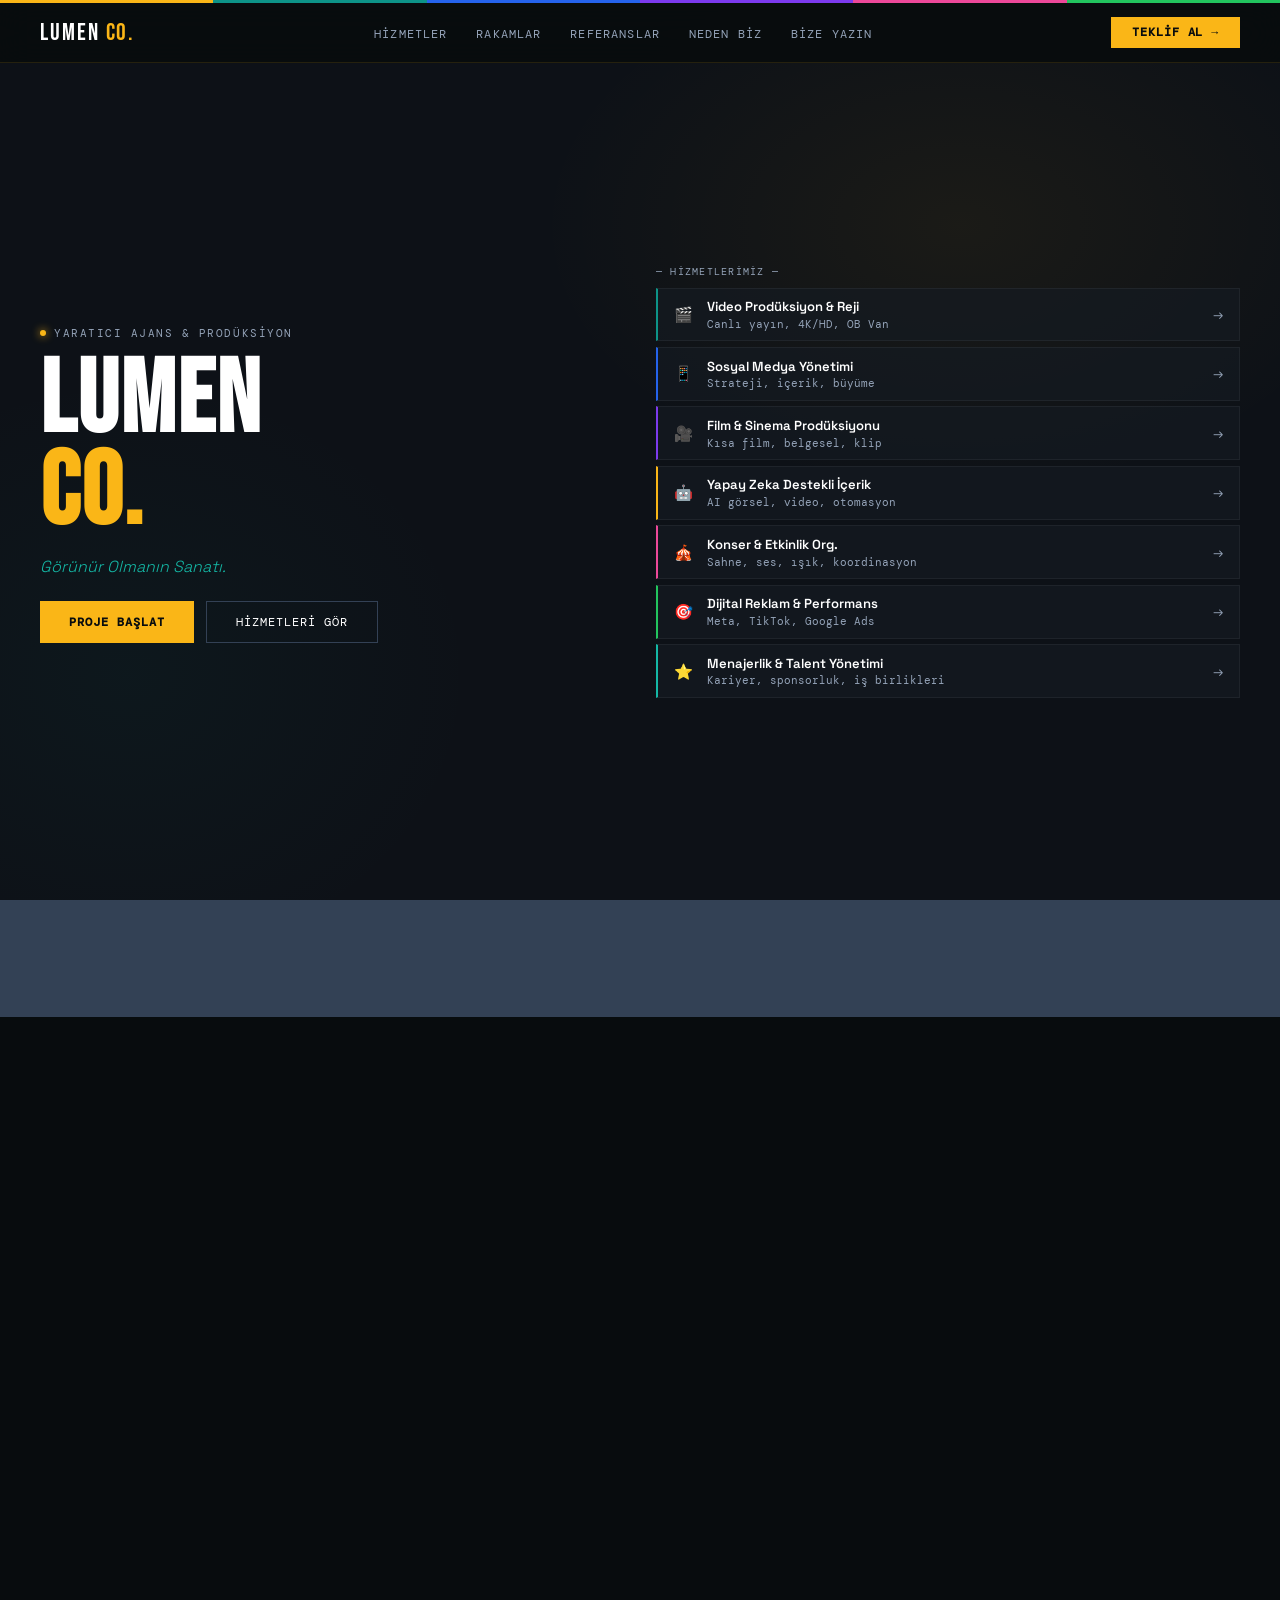
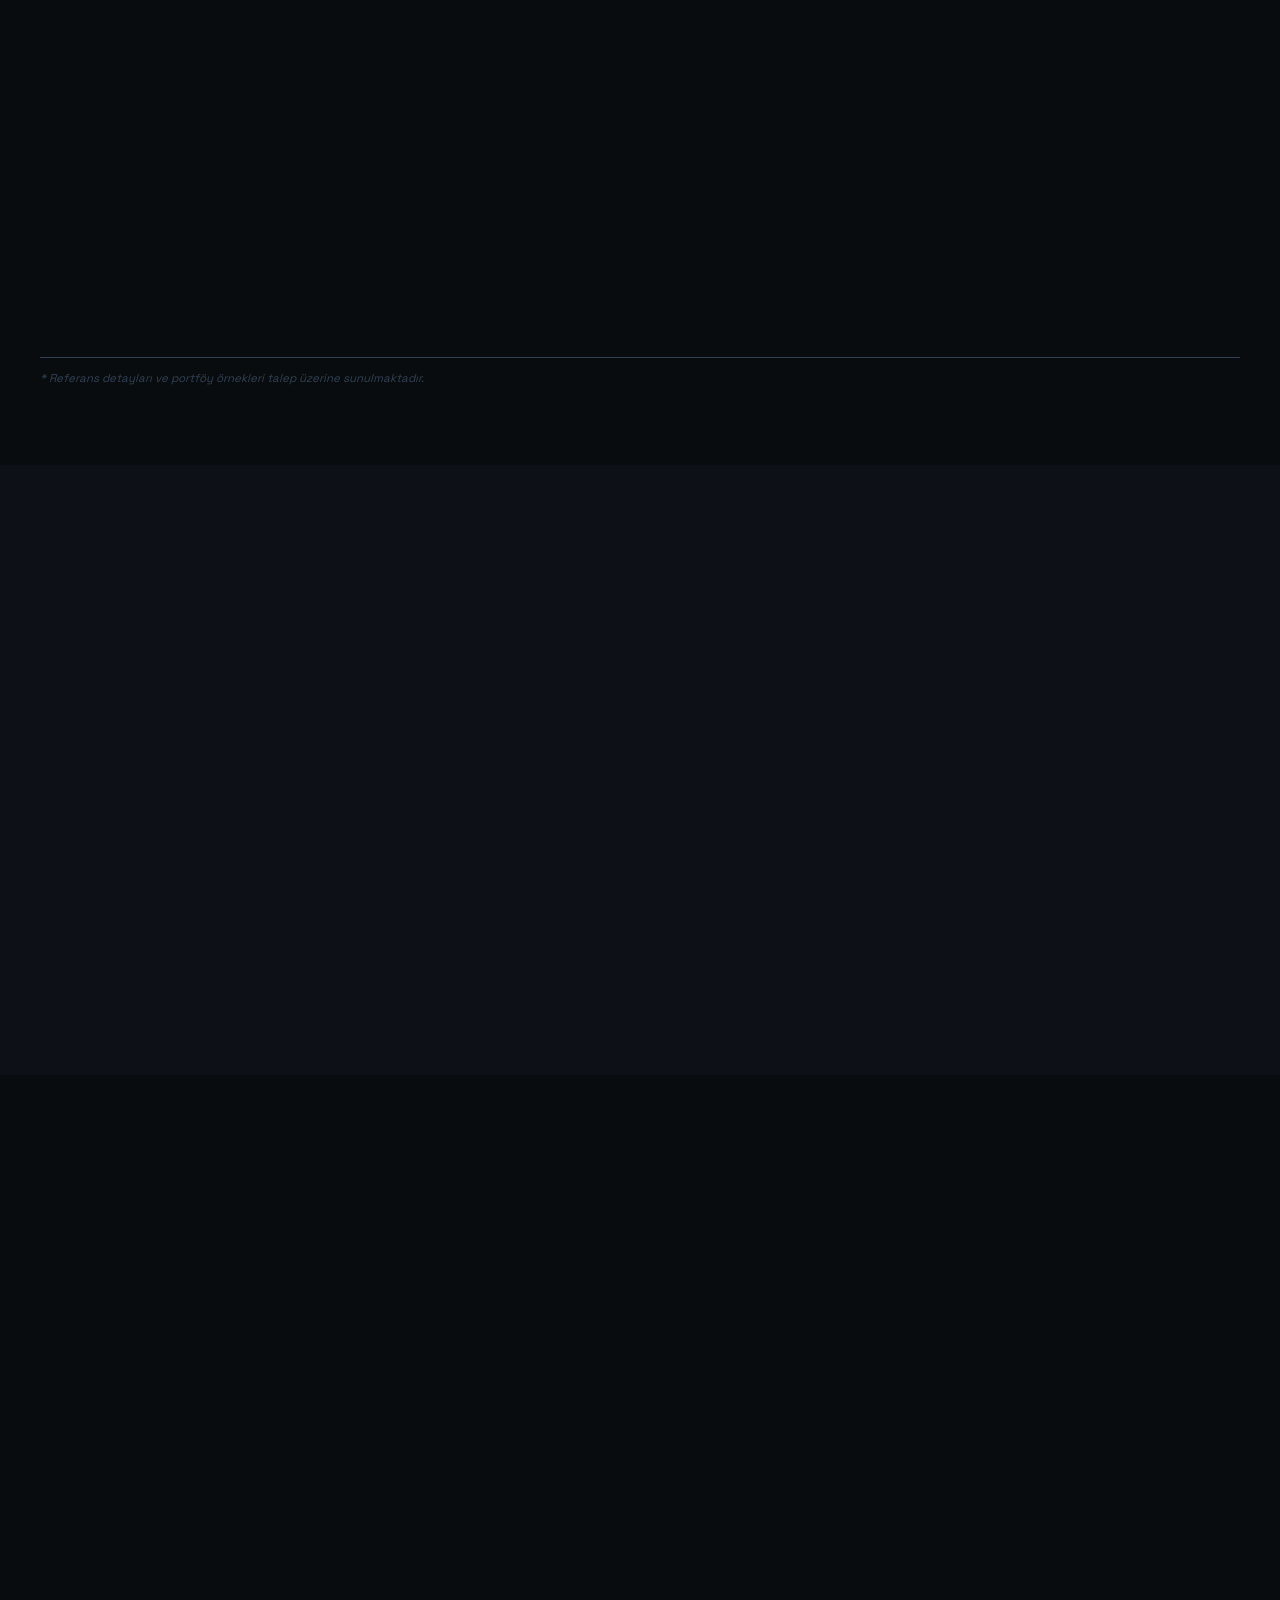
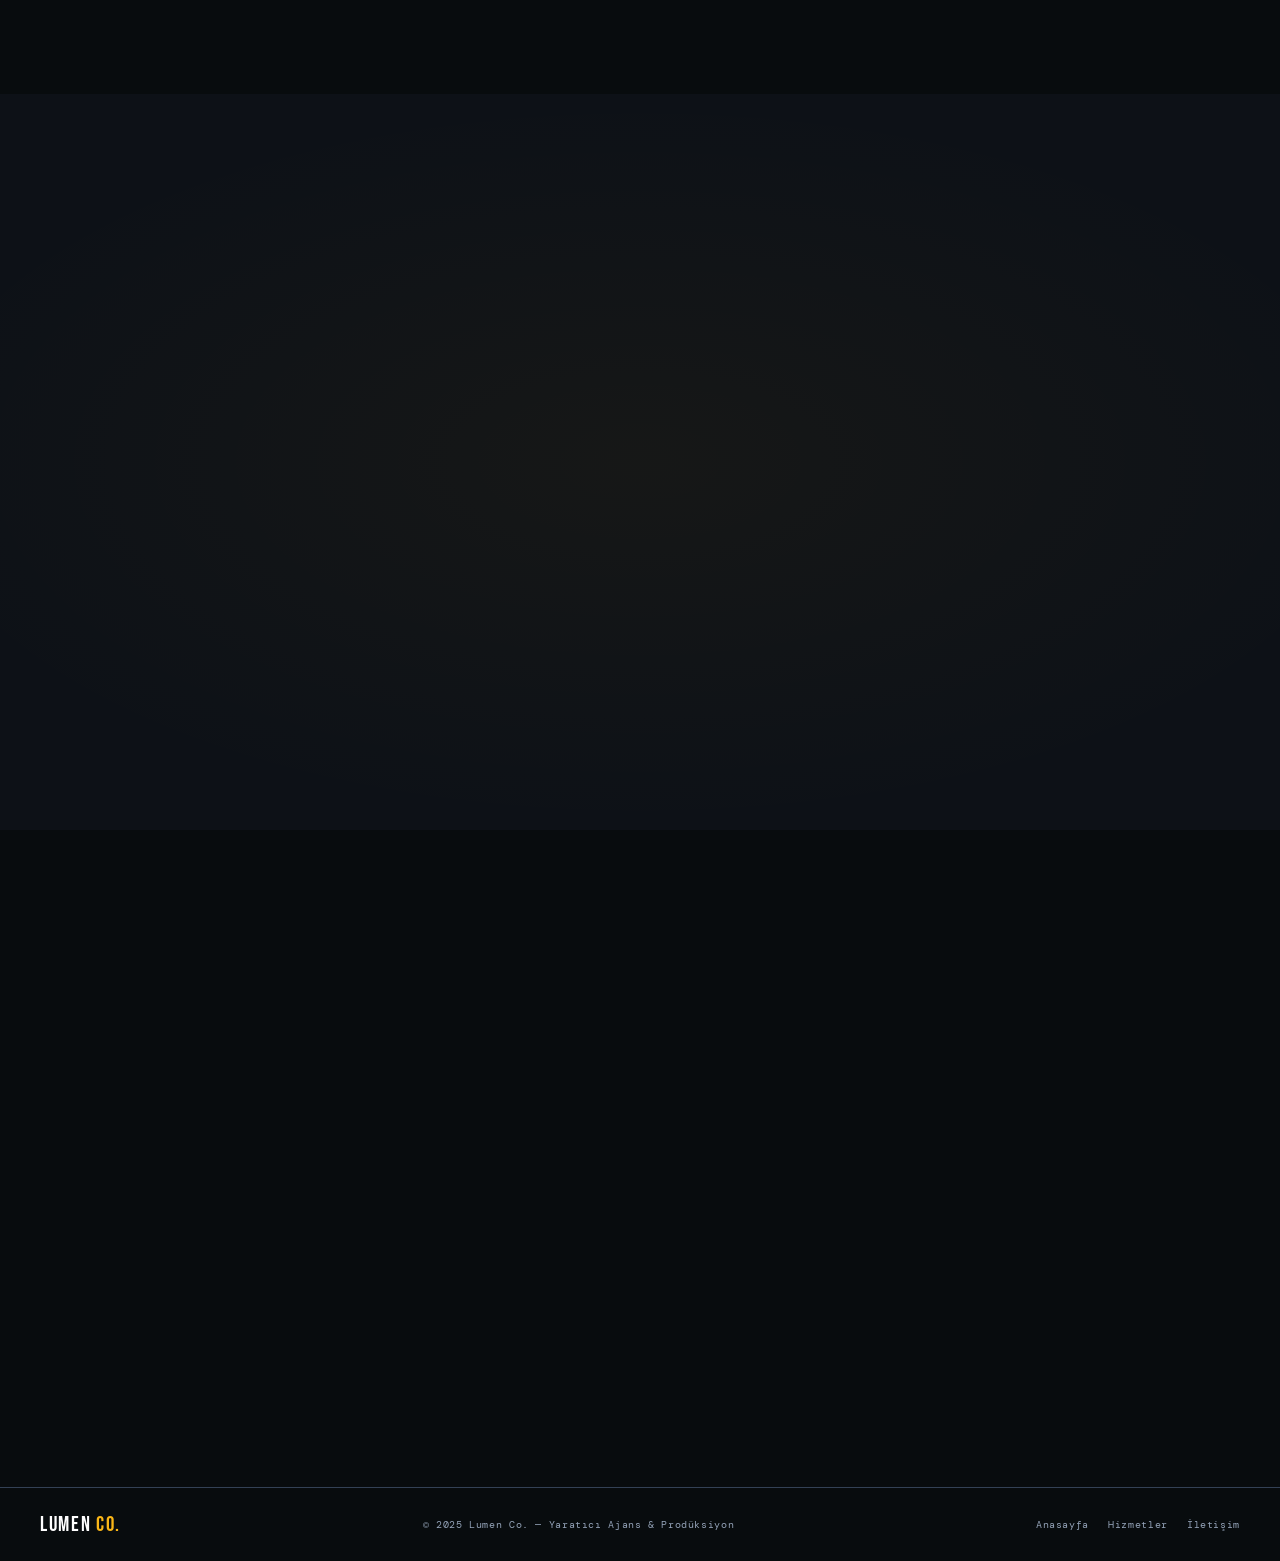
<file: lumenco (3).html>
<!DOCTYPE html>
<html lang="tr">
<head>
<meta charset="UTF-8">
<meta name="viewport" content="width=device-width, initial-scale=1.0">
<title>Lumen Co. — Görünür Olmanın Sanatı</title>
<link href="https://fonts.googleapis.com/css2?family=Bebas+Neue&family=Space+Grotesk:wght@300;400;500;600;700&family=DM+Mono:wght@400;500&display=swap" rel="stylesheet">
<style>
/* ── RESET & ROOT ─────────────────────────────────────────────────────────── */
*{margin:0;padding:0;box-sizing:border-box}
:root{
  --black:#080C0E; --dark:#0D1117; --card:#141B22; --card2:#1A2332;
  --yellow:#FAB617; --teal:#0D9488; --teal2:#14B8A6;
  --blue:#2563EB; --purple:#7C3AED; --pink:#EC4899; --green:#22C55E;
  --white:#FFFFFF; --gray:#94A3B8; --gray2:#334155;
  --nav-h:60px;
}
html{scroll-behavior:smooth}
body{background:var(--dark);color:var(--white);font-family:'Space Grotesk',sans-serif;overflow-x:hidden}
::-webkit-scrollbar{width:3px}
::-webkit-scrollbar-thumb{background:var(--yellow)}
a{text-decoration:none;color:inherit}

/* ── COLOR BAR ───────────────────────────────────────────────────────────── */
.cbar{height:3px;display:flex;position:fixed;top:0;left:0;right:0;z-index:200}
.cbar div{flex:1}

/* ── NAV ─────────────────────────────────────────────────────────────────── */
nav{
  position:fixed;top:3px;left:0;right:0;z-index:100;
  height:var(--nav-h);
  display:flex;align-items:center;justify-content:space-between;
  padding:0 2.5rem;
  background:rgba(8,12,14,0.92);
  backdrop-filter:blur(16px);
  border-bottom:1px solid rgba(250,182,23,0.12);
  transition:border-color .3s;
}
.logo{font-family:'Bebas Neue',sans-serif;font-size:1.5rem;letter-spacing:.08em}
.logo span{color:var(--yellow)}
.nav-links{display:flex;gap:1.8rem;list-style:none}
.nav-links a{
  font-family:'DM Mono',monospace;font-size:.72rem;
  letter-spacing:.1em;text-transform:uppercase;color:var(--gray);
  transition:color .2s;
}
.nav-links a:hover{color:var(--yellow)}
.nav-cta{
  background:var(--yellow);color:var(--black);
  font-family:'DM Mono',monospace;font-size:.72rem;
  font-weight:600;letter-spacing:.08em;text-transform:uppercase;
  padding:.5rem 1.3rem;border:none;cursor:pointer;transition:opacity .2s;
}
.nav-cta:hover{opacity:.85}
.hamburger{display:none;flex-direction:column;gap:5px;background:none;border:none;cursor:pointer;padding:.3rem}
.hamburger span{display:block;width:22px;height:2px;background:var(--white);transition:all .3s}
.hamburger.open span:nth-child(1){transform:rotate(45deg) translate(5px,5px)}
.hamburger.open span:nth-child(2){opacity:0}
.hamburger.open span:nth-child(3){transform:rotate(-45deg) translate(5px,-5px)}

/* ── MOBİL MENÜ ──────────────────────────────────────────────────────────── */
.mob-menu{
  display:none;position:fixed;inset:0;z-index:99;
  background:rgba(8,12,14,.97);backdrop-filter:blur(20px);
  flex-direction:column;align-items:center;justify-content:center;gap:1.8rem;
}
.mob-menu.open{display:flex}
.mob-menu a{font-family:'Bebas Neue',sans-serif;font-size:2.2rem;letter-spacing:.06em;color:var(--white);transition:color .2s}
.mob-menu a:hover{color:var(--yellow)}
.mob-cta{background:var(--yellow)!important;color:var(--black)!important;padding:.8rem 2.5rem;font-family:'DM Mono',monospace!important;font-size:.85rem!important;letter-spacing:.1em;text-transform:uppercase;margin-top:.5rem}

/* ── HERO ────────────────────────────────────────────────────────────────── */
#hero{
  min-height:100vh;
  padding-top:calc(var(--nav-h) + 3px + 2rem);
  padding-bottom:2rem;
  padding-left:2.5rem;
  padding-right:2.5rem;
  display:grid;
  grid-template-columns:1fr 1fr;
  gap:2rem;
  align-items:center;
  position:relative;overflow:hidden;
}
.hero-bg{
  position:absolute;inset:0;z-index:0;
  background:
    radial-gradient(ellipse 55% 50% at 75% 25%,rgba(250,182,23,.06),transparent 60%),
    radial-gradient(ellipse 45% 55% at 10% 75%,rgba(13,148,136,.05),transparent 60%);
}
.hero-l,.hero-r{position:relative;z-index:1}
.hero-tag{
  display:inline-flex;align-items:center;gap:.5rem;
  font-family:'DM Mono',monospace;font-size:.68rem;
  letter-spacing:.14em;text-transform:uppercase;color:var(--gray);
  margin-bottom:1rem;
}
.hero-tag::before{content:'';width:6px;height:6px;border-radius:50%;background:var(--yellow);box-shadow:0 0 8px var(--yellow)}
h1{
  font-family:'Bebas Neue',sans-serif;
  font-size:clamp(4rem,8vw,8rem);
  line-height:.9;letter-spacing:.02em;
}
h1 .acc{color:var(--yellow);display:block}
.hero-sub{font-size:1rem;color:var(--teal2);font-style:italic;margin:1rem 0 1.5rem;font-weight:300}
.hero-btns{display:flex;gap:.8rem;flex-wrap:wrap}
.btn-y{background:var(--yellow);color:var(--black);font-family:'DM Mono',monospace;font-size:.78rem;font-weight:600;letter-spacing:.08em;padding:.75rem 1.8rem;border:none;cursor:pointer;text-transform:uppercase;transition:opacity .2s}
.btn-y:hover{opacity:.85}
.btn-o{background:transparent;color:var(--white);font-family:'DM Mono',monospace;font-size:.78rem;letter-spacing:.08em;padding:.75rem 1.8rem;border:1px solid var(--gray2);cursor:pointer;text-transform:uppercase;transition:all .2s}
.btn-o:hover{border-color:var(--yellow);color:var(--yellow)}
.srv-tag{font-family:'DM Mono',monospace;font-size:.65rem;letter-spacing:.12em;text-transform:uppercase;color:var(--gray);margin-bottom:.6rem}
.srv-item{
  display:flex;align-items:center;gap:.9rem;
  padding:.6rem 1rem;
  background:rgba(20,27,34,.7);
  border:1px solid rgba(255,255,255,.05);
  border-left:2px solid var(--c,var(--teal));
  cursor:pointer;transition:all .2s;margin-bottom:.35rem;
}
.srv-item:hover{background:var(--card2);border-left-width:3px;transform:translateX(3px)}
.srv-item:last-child{margin-bottom:0}
.si-icon{font-size:.95rem;flex-shrink:0}
.si-name{font-size:.82rem;font-weight:600;line-height:1.3}
.si-sub{font-size:.7rem;color:var(--gray);font-family:'DM Mono',monospace;margin-top:.1rem}
.si-arr{margin-left:auto;color:var(--gray);font-size:.8rem;flex-shrink:0;transition:transform .2s}
.srv-item:hover .si-arr{transform:translateX(3px);color:var(--yellow)}

/* ── STATS ───────────────────────────────────────────────────────────────── */
#stats{display:grid;grid-template-columns:repeat(4,1fr);gap:1px;background:var(--gray2)}
.st{background:var(--card);padding:1.6rem 1.2rem;text-align:center}
.st-n{font-family:'Bebas Neue',sans-serif;font-size:3rem;color:var(--c,var(--yellow));line-height:1}
.st-l{font-family:'DM Mono',monospace;font-size:.65rem;letter-spacing:.1em;text-transform:uppercase;color:var(--gray);margin-top:.3rem}

/* ── SECTION BASE ─────────────────────────────────────────────────────────── */
.sec{padding:5rem 2.5rem}
.sec-tag{font-family:'DM Mono',monospace;font-size:.68rem;letter-spacing:.16em;text-transform:uppercase;color:var(--yellow);margin-bottom:.7rem;display:flex;align-items:center;gap:.5rem}
.sec-tag::before{content:'—';opacity:.4}
h2{font-family:'Bebas Neue',sans-serif;font-size:clamp(2.2rem,4.5vw,4rem);letter-spacing:.03em;line-height:1;margin-bottom:.6rem}
h2 .hl{color:var(--yellow)}

/* ── SERVİCES GRİD ───────────────────────────────────────────────────────── */
#services{background:var(--black)}
.svc-intro{display:grid;grid-template-columns:1fr 2fr;gap:3rem;margin-bottom:2.5rem}
.svc-desc{color:var(--gray);line-height:1.8;font-size:.9rem;padding-top:2rem}
.svc-grid{display:grid;grid-template-columns:repeat(4,1fr);gap:1px;background:var(--gray2)}
.svc-card{
  background:var(--card);padding:1.5rem 1.2rem;
  border-top:2px solid var(--c,var(--teal));
  cursor:pointer;transition:all .2s;position:relative;overflow:hidden;
}
.svc-card:hover{background:var(--card2);transform:translateY(-2px)}
.svc-card:hover .sc-arr{opacity:1;transform:translateX(0)}
.sc-icon{font-size:1.3rem;margin-bottom:.8rem;display:block}
.sc-title{font-size:.85rem;font-weight:700;margin-bottom:.3rem;line-height:1.3}
.sc-sub{font-size:.72rem;color:var(--gray);font-family:'DM Mono',monospace;line-height:1.5}
.sc-arr{position:absolute;bottom:.8rem;right:.8rem;font-size:.75rem;color:var(--yellow);opacity:0;transform:translateX(-4px);transition:all .2s}

/* ── VİZYON MİSYON ───────────────────────────────────────────────────────── */
#vizyonmisyon{display:grid;grid-template-columns:1fr 1fr;gap:1px;background:var(--gray2)}
.vm{padding:4rem 2.5rem;background:var(--card)}
.vm:first-child{background:var(--black)}
.vm-icon{font-size:1.8rem;margin-bottom:1.2rem;display:block}
.vm-title{font-family:'Bebas Neue',sans-serif;font-size:2.8rem;letter-spacing:.04em;color:var(--c,var(--purple));margin-bottom:.6rem}
.vm-sub{font-family:'DM Mono',monospace;font-size:.65rem;letter-spacing:.16em;text-transform:uppercase;color:var(--gray);margin-bottom:1.2rem}
.vm-body{color:var(--gray);line-height:1.85;font-size:.9rem;margin-bottom:1.2rem}
.vm-body strong{color:var(--white)}
.vm-q{padding:.7rem 1rem;border-left:2px solid var(--c,var(--purple));font-style:italic;font-size:.83rem;color:var(--gray);background:rgba(255,255,255,.02)}

/* ── RAKAMLAR ─────────────────────────────────────────────────────────────── */
#rakamlar{background:var(--dark)}
.num-grid{display:grid;grid-template-columns:repeat(4,1fr);gap:1px;background:var(--gray2);margin-top:2.5rem}
.nc{background:var(--card);padding:2rem 1.5rem;border-bottom:2px solid var(--c,var(--yellow));transition:background .2s}
.nc:hover{background:var(--card2)}
.nc-icon{font-size:1.3rem;margin-bottom:.8rem;display:block}
.nc-num{font-family:'Bebas Neue',sans-serif;font-size:3.2rem;color:var(--c,var(--yellow));line-height:1}
.nc-title{font-size:.82rem;font-weight:700;margin:.4rem 0 .2rem}
.nc-sub{font-size:.72rem;color:var(--gray);font-family:'DM Mono',monospace;line-height:1.5}

/* ── REFERANSLAR ──────────────────────────────────────────────────────────── */
#referanslar{background:var(--black)}
.ref-hd{display:flex;justify-content:space-between;align-items:flex-end;margin-bottom:2.5rem;flex-wrap:wrap;gap:1rem}
.ref-note{max-width:260px;text-align:right;font-size:.78rem;color:var(--gray);line-height:1.7}
.ref-grid{display:grid;grid-template-columns:repeat(3,1fr);gap:1px;background:var(--gray2)}
.rc{background:var(--card);padding:2rem 1.8rem;position:relative;transition:background .2s}
.rc:hover{background:var(--card2)}
.rc::before{content:'';position:absolute;top:0;left:0;right:0;height:2px;background:var(--c,var(--teal))}
.rc-icon{font-size:1.4rem;margin-bottom:.8rem;display:block}
.rc-title{font-size:.9rem;font-weight:700;margin-bottom:.8rem}
.rc-tags{display:flex;flex-wrap:wrap;gap:.35rem}
.rc-tag{font-family:'DM Mono',monospace;font-size:.62rem;letter-spacing:.06em;padding:.25rem .6rem;background:rgba(255,255,255,.04);border:1px solid rgba(255,255,255,.07);color:var(--gray)}
.ref-foot{margin-top:.5rem;font-size:.72rem;color:var(--gray2);font-style:italic;border-top:1px solid var(--gray2);padding-top:.8rem}

/* ── NEDEN ────────────────────────────────────────────────────────────────── */
#neden{background:var(--dark)}
.nd-grid{display:grid;grid-template-columns:repeat(4,1fr);gap:1px;background:var(--gray2);margin-top:2.5rem}
.nd{background:var(--card);padding:1.8rem 1.5rem;border-left:2px solid var(--c,var(--yellow));transition:all .2s}
.nd:hover{background:var(--card2);border-left-width:4px}
.nd-icon{font-size:1.2rem;margin-bottom:.8rem;display:block}
.nd-title{font-size:.85rem;font-weight:700;margin-bottom:.4rem;line-height:1.4}
.nd-body{font-size:.78rem;color:var(--gray);line-height:1.7}

/* ── COĞRAFİ ──────────────────────────────────────────────────────────────── */
#cografi{background:var(--black)}
.geo-grid{display:grid;grid-template-columns:1fr 1fr;gap:3rem;margin-top:2.5rem;align-items:start}
.geo-p{color:var(--gray);line-height:1.8;font-size:.9rem;margin-bottom:1.2rem}
.geo-p strong{color:var(--white)}
.geo-cards{display:grid;grid-template-columns:1fr 1fr;gap:1px;background:var(--gray2)}
.gc{background:var(--card);padding:1.2rem;border-bottom:2px solid var(--c,var(--teal))}
.gc-flag{font-size:1.1rem;display:block;margin-bottom:.4rem}
.gc-name{font-size:.85rem;font-weight:700;margin-bottom:.2rem}
.gc-sub{font-size:.72rem;color:var(--gray);margin-bottom:.5rem}
.gc-badge{font-family:'DM Mono',monospace;font-size:.6rem;letter-spacing:.08em;text-transform:uppercase;padding:.22rem .55rem;background:rgba(255,255,255,.04);border:1px solid rgba(255,255,255,.08);color:var(--c,var(--teal))}
.geo-map{background:var(--card);border:1px solid var(--gray2);height:260px;position:relative;overflow:hidden;display:flex;align-items:center;justify-content:center}
.map-legend{position:absolute;bottom:.8rem;left:.8rem;display:flex;gap:.8rem;flex-wrap:wrap}
.map-legend span{font-family:'DM Mono',monospace;font-size:.6rem;letter-spacing:.06em}

/* ── CHAT ─────────────────────────────────────────────────────────────────── */
#chat{background:var(--dark);position:relative;overflow:hidden}
#chat::before{content:'';position:absolute;inset:0;background:radial-gradient(ellipse 60% 50% at 50% 50%,rgba(250,182,23,.04),transparent)}
.chat-wrap{max-width:720px;margin:0 auto;position:relative;z-index:1}
.chat-intro{text-align:center;margin-bottom:2rem}
.chat-intro p{color:var(--gray);max-width:480px;margin:.6rem auto 0;line-height:1.8;font-size:.9rem}
.chat-win{background:var(--card);border:1px solid var(--gray2)}
.chat-hd{background:var(--card2);padding:.85rem 1.2rem;display:flex;align-items:center;gap:.7rem;border-bottom:1px solid var(--gray2)}
.chat-av{width:30px;height:30px;border-radius:50%;background:var(--yellow);display:flex;align-items:center;justify-content:center;font-size:.75rem;font-weight:700;color:var(--black);flex-shrink:0}
.chat-nm{font-size:.82rem;font-weight:600}
.chat-st{font-family:'DM Mono',monospace;font-size:.62rem;color:var(--green);display:flex;align-items:center;gap:.35rem}
.chat-st::before{content:'';width:5px;height:5px;border-radius:50%;background:var(--green);box-shadow:0 0 5px var(--green)}
.chat-msgs{padding:1.2rem;display:flex;flex-direction:column;gap:.8rem;min-height:240px;max-height:320px;overflow-y:auto}
.msg{display:flex;gap:.6rem;align-items:flex-start}
.msg-av{width:26px;height:26px;flex-shrink:0;border-radius:50%;background:var(--yellow);display:flex;align-items:center;justify-content:center;font-size:.6rem;font-weight:700;color:var(--black)}
.msg-bbl{background:var(--card2);border:1px solid var(--gray2);border-radius:0 8px 8px 8px;padding:.7rem 1rem;max-width:80%;font-size:.82rem;line-height:1.7}
.msg.u{justify-content:flex-end}
.msg.u .msg-bbl{background:rgba(250,182,23,.1);border:1px solid rgba(250,182,23,.2);border-radius:8px 0 8px 8px;color:var(--white)}
.msg-t{font-family:'DM Mono',monospace;font-size:.58rem;color:var(--gray);margin-top:.2rem}
.qrs{display:flex;flex-wrap:wrap;gap:.4rem;padding:.4rem 1.2rem .8rem}
.qr{font-family:'DM Mono',monospace;font-size:.67rem;letter-spacing:.04em;padding:.35rem .85rem;background:transparent;border:1px solid var(--gray2);color:var(--gray);cursor:pointer;transition:all .2s}
.qr:hover{border-color:var(--yellow);color:var(--yellow)}
.chat-inp{display:flex;border-top:1px solid var(--gray2)}
.chat-input{flex:1;background:transparent;border:none;outline:none;padding:.85rem 1.2rem;font-family:'Space Grotesk',sans-serif;font-size:.82rem;color:var(--white)}
.chat-input::placeholder{color:var(--gray)}
.chat-send{background:var(--yellow);color:var(--black);border:none;padding:0 1.3rem;cursor:pointer;font-family:'DM Mono',monospace;font-size:.72rem;font-weight:600;letter-spacing:.08em;text-transform:uppercase;transition:opacity .2s;white-space:nowrap}
.chat-send:hover{opacity:.85}

/* ── İLETİŞİM ─────────────────────────────────────────────────────────────── */
#iletisim{background:var(--black)}
.con-grid{display:grid;grid-template-columns:1fr 1.2fr;gap:4rem;margin-top:2.5rem;align-items:start}
.con-p{color:var(--gray);line-height:1.8;margin-bottom:1.5rem;font-size:.9rem}
.con-items{display:flex;flex-direction:column;gap:1px}
.con-item{display:flex;align-items:center;gap:1rem;padding:1rem 1.2rem;background:var(--card);border-left:2px solid var(--c,var(--yellow));transition:background .2s;color:var(--white)}
.con-item:hover{background:var(--card2)}
.ci-icon{font-size:1rem;flex-shrink:0}
.ci-lbl{font-family:'DM Mono',monospace;font-size:.62rem;letter-spacing:.1em;text-transform:uppercase;color:var(--c,var(--yellow))}
.ci-val{font-size:.88rem;font-weight:500;margin-top:.1rem}
.con-cta{margin-top:1px}
.cta-big{display:block;background:var(--yellow);color:var(--black);text-align:center;padding:1.1rem;font-family:'DM Mono',monospace;font-size:.82rem;font-weight:600;letter-spacing:.1em;text-transform:uppercase;border:none;cursor:pointer;transition:opacity .2s;width:100%}
.cta-big:hover{opacity:.85}
.con-r{display:flex;flex-direction:column;gap:1px}
.op-row{display:flex;justify-content:space-between;align-items:center;padding:.85rem 1rem;background:var(--card2);border-left:2px solid var(--c,var(--yellow))}
.op-name{font-size:.85rem;font-weight:600}
.op-badge{font-family:'DM Mono',monospace;font-size:.65rem;letter-spacing:.06em;text-transform:uppercase;color:var(--c,var(--yellow))}
.pkg-box{background:var(--yellow);padding:1.8rem;margin-top:1px}
.pkg-sub{font-family:'DM Mono',monospace;font-size:.65rem;letter-spacing:.1em;text-transform:uppercase;color:rgba(8,12,14,.55);margin-bottom:.4rem}
.pkg-price{font-family:'Bebas Neue',sans-serif;font-size:2.2rem;color:var(--black);letter-spacing:.04em;line-height:1.1}
.pkg-desc{font-size:.78rem;color:rgba(8,12,14,.65);margin:.4rem 0 1rem;line-height:1.6}
.pkg-btn{display:inline-block;background:var(--black);color:var(--yellow);font-family:'DM Mono',monospace;font-size:.72rem;letter-spacing:.08em;padding:.6rem 1.3rem;text-transform:uppercase;cursor:pointer;border:none}

/* ── FOOTER ───────────────────────────────────────────────────────────────── */
footer{background:var(--black);border-top:1px solid var(--gray2);padding:1.5rem 2.5rem;display:flex;justify-content:space-between;align-items:center;flex-wrap:wrap;gap:1rem}
.f-logo{font-family:'Bebas Neue',sans-serif;font-size:1.3rem;letter-spacing:.08em}
.f-logo span{color:var(--yellow)}
.f-copy{font-family:'DM Mono',monospace;font-size:.65rem;color:var(--gray);letter-spacing:.06em}
.f-links{display:flex;gap:1.2rem}
.f-links a{font-family:'DM Mono',monospace;font-size:.65rem;color:var(--gray);letter-spacing:.06em;transition:color .2s}
.f-links a:hover{color:var(--yellow)}

/* ── MODAL ────────────────────────────────────────────────────────────────── */
.modal-bg{
  display:none;position:fixed;inset:0;z-index:300;
  background:rgba(8,12,14,.92);backdrop-filter:blur(12px);
  align-items:center;justify-content:center;padding:1.5rem;
}
.modal-bg.open{display:flex}
.modal{
  background:var(--card);border:1px solid var(--gray2);
  max-width:680px;width:100%;max-height:88vh;overflow-y:auto;
  position:relative;
}
.modal-top{
  padding:1.8rem 2rem 1.5rem;
  border-bottom:1px solid var(--gray2);
  display:flex;justify-content:space-between;align-items:flex-start;
  position:sticky;top:0;background:var(--card);z-index:1;
}
.modal-title-wrap{}
.modal-icon{font-size:1.8rem;margin-bottom:.5rem;display:block}
.modal-title{font-family:'Bebas Neue',sans-serif;font-size:2rem;letter-spacing:.04em;color:var(--c,var(--yellow))}
.modal-sub{font-size:.78rem;color:var(--gray);font-family:'DM Mono',monospace;margin-top:.2rem}
.modal-close{background:none;border:1px solid var(--gray2);color:var(--gray);width:32px;height:32px;cursor:pointer;font-size:1rem;display:flex;align-items:center;justify-content:center;flex-shrink:0;margin-left:1rem;transition:all .2s}
.modal-close:hover{border-color:var(--yellow);color:var(--yellow)}
.modal-body{padding:1.8rem 2rem}
.modal-body p{color:var(--gray);line-height:1.85;font-size:.88rem;margin-bottom:1.2rem}
.modal-body p strong{color:var(--white)}
.modal-list{margin-bottom:1.5rem}
.modal-list-title{font-family:'DM Mono',monospace;font-size:.65rem;letter-spacing:.14em;text-transform:uppercase;color:var(--yellow);margin-bottom:.7rem}
.modal-list li{display:flex;gap:.6rem;align-items:flex-start;font-size:.85rem;color:var(--gray);line-height:1.7;margin-bottom:.4rem;list-style:none}
.modal-list li::before{content:'→';color:var(--yellow);flex-shrink:0;font-family:'DM Mono',monospace;font-size:.75rem;margin-top:.05rem}
.modal-tags{display:flex;flex-wrap:wrap;gap:.4rem;margin-bottom:1.5rem}
.modal-tag{font-family:'DM Mono',monospace;font-size:.65rem;letter-spacing:.06em;padding:.28rem .7rem;background:rgba(255,255,255,.04);border:1px solid rgba(255,255,255,.08);color:var(--gray)}
.modal-cta-row{display:flex;gap:.8rem;flex-wrap:wrap;margin-top:1.5rem;padding-top:1.2rem;border-top:1px solid var(--gray2)}
.modal-cta-y{background:var(--yellow);color:var(--black);font-family:'DM Mono',monospace;font-size:.75rem;font-weight:600;letter-spacing:.08em;padding:.7rem 1.5rem;border:none;cursor:pointer;text-transform:uppercase;transition:opacity .2s}
.modal-cta-y:hover{opacity:.85}
.modal-cta-o{background:transparent;color:var(--white);font-family:'DM Mono',monospace;font-size:.75rem;letter-spacing:.08em;padding:.7rem 1.5rem;border:1px solid var(--gray2);cursor:pointer;text-transform:uppercase;transition:all .2s}
.modal-cta-o:hover{border-color:var(--yellow);color:var(--yellow)}

/* ── REVEAL ───────────────────────────────────────────────────────────────── */
.rv{opacity:0;transform:translateY(20px);transition:opacity .55s ease,transform .55s ease}
.rv.vis{opacity:1;transform:translateY(0)}

/* ── RESPONSİVE ───────────────────────────────────────────────────────────── */
@media(max-width:1024px){
  .svc-grid{grid-template-columns:repeat(3,1fr)}
  .nd-grid{grid-template-columns:repeat(2,1fr)}
}
@media(max-width:768px){
  nav{padding:0 1.2rem}
  .nav-links,.nav-cta{display:none}
  .hamburger{display:flex}
  #hero{grid-template-columns:1fr;padding:calc(var(--nav-h) + 3px + 1.5rem) 1.2rem 2rem;gap:1.5rem}
  h1{font-size:clamp(3.5rem,18vw,5.5rem)}
  .hero-sub{margin:.7rem 0 1.2rem;font-size:.9rem}
  .hero-btns{flex-direction:column;gap:.6rem}
  .btn-y,.btn-o{text-align:center;padding:.7rem 1rem}
  #stats{grid-template-columns:repeat(2,1fr)}
  .st-n{font-size:2.5rem}
  .sec{padding:3.5rem 1.2rem}
  h2{font-size:clamp(2rem,9vw,3rem)}
  .svc-intro{grid-template-columns:1fr;gap:1rem}
  .svc-grid{grid-template-columns:repeat(2,1fr)}
  #vizyonmisyon{grid-template-columns:1fr}
  .vm{padding:3rem 1.5rem}
  .vm-title{font-size:2.2rem}
  .num-grid{grid-template-columns:repeat(2,1fr)}
  .nc-num{font-size:2.8rem}
  .ref-hd{flex-direction:column;align-items:flex-start}
  .ref-note{text-align:left;max-width:100%}
  .ref-grid{grid-template-columns:1fr}
  .nd-grid{grid-template-columns:1fr}
  .geo-grid{grid-template-columns:1fr}
  .geo-map{height:200px}
  .chat-wrap{padding:0}
  .chat-msgs{max-height:260px}
  .qrs{padding:.35rem .8rem .7rem}
  .con-grid{grid-template-columns:1fr;gap:2rem}
  footer{flex-direction:column;text-align:center;padding:1.2rem}
  .f-links{justify-content:center}
  .modal{max-height:95vh}
  .modal-top{padding:1.2rem 1.2rem 1rem}
  .modal-body{padding:1.2rem}
}
@media(max-width:400px){
  .svc-grid{grid-template-columns:1fr}
  #stats{grid-template-columns:1fr}
  .num-grid{grid-template-columns:1fr}
  .geo-cards{grid-template-columns:1fr}
}
</style>
</head>
<body>

<!-- COLORBAR -->
<div class="cbar">
  <div style="background:var(--yellow)"></div>
  <div style="background:var(--teal)"></div>
  <div style="background:var(--blue)"></div>
  <div style="background:var(--purple)"></div>
  <div style="background:var(--pink)"></div>
  <div style="background:var(--green)"></div>
</div>

<!-- MOBİL MENÜ -->
<div class="mob-menu" id="mobMenu">
  <a href="#services" onclick="closeMob()">Hizmetler</a>
  <a href="#rakamlar" onclick="closeMob()">Rakamlar</a>
  <a href="#referanslar" onclick="closeMob()">Referanslar</a>
  <a href="#neden" onclick="closeMob()">Neden Biz</a>
  <a href="#chat" onclick="closeMob()">Bize Yazın</a>
  <a href="#chat" class="mob-cta" onclick="closeMob()">Teklif Al →</a>
</div>

<!-- NAV -->
<nav>
  <div class="logo">LUMEN <span>CO.</span></div>
  <ul class="nav-links">
    <li><a href="#services">Hizmetler</a></li>
    <li><a href="#rakamlar">Rakamlar</a></li>
    <li><a href="#referanslar">Referanslar</a></li>
    <li><a href="#neden">Neden Biz</a></li>
    <li><a href="#chat">Bize Yazın</a></li>
  </ul>
  <a class="nav-cta" href="#chat">Teklif Al →</a>
  <button class="hamburger" id="ham" onclick="toggleMob()"><span></span><span></span><span></span></button>
</nav>

<!-- HERO -->
<section id="hero">
  <div class="hero-bg"></div>
  <div class="hero-l rv">
    <div class="hero-tag">Yaratıcı Ajans & Prodüksiyon</div>
    <h1>LUMEN<span class="acc">CO.</span></h1>
    <p class="hero-sub">Görünür Olmanın Sanatı.</p>
    <div class="hero-btns">
      <button class="btn-y" onclick="scrollTo('#chat')">Proje Başlat</button>
      <button class="btn-o" onclick="scrollTo('#services')">Hizmetleri Gör</button>
    </div>
  </div>
  <div class="hero-r rv">
    <div class="srv-tag">— Hizmetlerimiz —</div>
    <div class="srv-item" style="--c:var(--teal)" onclick="openModal('video')">
      <span class="si-icon">🎬</span>
      <div><div class="si-name">Video Prodüksiyon & Reji</div><div class="si-sub">Canlı yayın, 4K/HD, OB Van</div></div>
      <span class="si-arr">→</span>
    </div>
    <div class="srv-item" style="--c:var(--blue)" onclick="openModal('sosyal')">
      <span class="si-icon">📱</span>
      <div><div class="si-name">Sosyal Medya Yönetimi</div><div class="si-sub">Strateji, içerik, büyüme</div></div>
      <span class="si-arr">→</span>
    </div>
    <div class="srv-item" style="--c:var(--purple)" onclick="openModal('film')">
      <span class="si-icon">🎥</span>
      <div><div class="si-name">Film & Sinema Prodüksiyonu</div><div class="si-sub">Kısa film, belgesel, klip</div></div>
      <span class="si-arr">→</span>
    </div>
    <div class="srv-item" style="--c:var(--yellow)" onclick="openModal('ai')">
      <span class="si-icon">🤖</span>
      <div><div class="si-name">Yapay Zeka Destekli İçerik</div><div class="si-sub">AI görsel, video, otomasyon</div></div>
      <span class="si-arr">→</span>
    </div>
    <div class="srv-item" style="--c:var(--pink)" onclick="openModal('etkinlik')">
      <span class="si-icon">🎪</span>
      <div><div class="si-name">Konser & Etkinlik Org.</div><div class="si-sub">Sahne, ses, ışık, koordinasyon</div></div>
      <span class="si-arr">→</span>
    </div>
    <div class="srv-item" style="--c:var(--green)" onclick="openModal('reklam')">
      <span class="si-icon">🎯</span>
      <div><div class="si-name">Dijital Reklam & Performans</div><div class="si-sub">Meta, TikTok, Google Ads</div></div>
      <span class="si-arr">→</span>
    </div>
    <div class="srv-item" style="--c:var(--teal2)" onclick="openModal('menajerlik')">
      <span class="si-icon">⭐</span>
      <div><div class="si-name">Menajerlik & Talent Yönetimi</div><div class="si-sub">Kariyer, sponsorluk, iş birlikleri</div></div>
      <span class="si-arr">→</span>
    </div>
  </div>
</section>

<!-- STATS -->
<div id="stats">
  <div class="st rv" style="--c:var(--yellow)"><div class="st-n">10+</div><div class="st-l">Yıl Tecrübe</div></div>
  <div class="st rv" style="--c:var(--teal)"><div class="st-n">50+</div><div class="st-l">Kimlik Tasarımı</div></div>
  <div class="st rv" style="--c:var(--pink)"><div class="st-n">500+</div><div class="st-l">Prodüksiyon</div></div>
  <div class="st rv" style="--c:var(--purple)"><div class="st-n">11</div><div class="st-l">Hizmet Alanı</div></div>
</div>

<!-- HİZMETLER -->
<section id="services" class="sec" style="background:var(--black)">
  <div class="svc-intro rv">
    <div>
      <div class="sec-tag">Hizmetlerimiz</div>
      <h2>HİZMET-<br><span class="hl">LERİMİZ</span></h2>
    </div>
    <p class="svc-desc">Tek çatı altında <strong style="color:var(--yellow)">tam kapsamlı</strong> yaratıcı çözümler. Bir hizmete tıklayarak detaylı bilgi alabilirsiniz.</p>
  </div>
  <div class="svc-grid rv">
    <div class="svc-card" style="--c:var(--teal)" onclick="openModal('video')"><span class="sc-icon">📡</span><div class="sc-title">Video Prodüksiyon & Reji</div><div class="sc-sub">Canlı yayın, OB Van, 4K/HD, uydu yayını</div><span class="sc-arr">→</span></div>
    <div class="svc-card" style="--c:var(--blue)" onclick="openModal('sosyal')"><span class="sc-icon">📲</span><div class="sc-title">Sosyal Medya Yönetimi</div><div class="sc-sub">Strateji, içerik, büyüme, haftalık rapor</div><span class="sc-arr">→</span></div>
    <div class="svc-card" style="--c:var(--purple)" onclick="openModal('film')"><span class="sc-icon">🎬</span><div class="sc-title">Film & Sinema Prodüksiyonu</div><div class="sc-sub">Kısa film, belgesel, klip, reklam filmi</div><span class="sc-arr">→</span></div>
    <div class="svc-card" style="--c:var(--yellow)" onclick="openModal('ai')"><span class="sc-icon">🤖</span><div class="sc-title">Yapay Zeka Destekli İçerik</div><div class="sc-sub">AI görsel, video sentezi, otomasyon</div><span class="sc-arr">→</span></div>
    <div class="svc-card" style="--c:var(--pink)" onclick="openModal('etkinlik')"><span class="sc-icon">🎪</span><div class="sc-title">Konser & Etkinlik Org.</div><div class="sc-sub">Sahne, ses, ışık, koordinasyon</div><span class="sc-arr">→</span></div>
    <div class="svc-card" style="--c:var(--green)" onclick="openModal('acik')"><span class="sc-icon">🏙️</span><div class="sc-title">Açık Hava Reklam & Tanıtım</div><div class="sc-sub">Billboard, totem, araç giydirme</div><span class="sc-arr">→</span></div>
    <div class="svc-card" style="--c:var(--teal)" onclick="openModal('reklam')"><span class="sc-icon">🎯</span><div class="sc-title">Dijital Reklam & Performans</div><div class="sc-sub">Meta, TikTok, Google Ads</div><span class="sc-arr">→</span></div>
    <div class="svc-card" style="--c:var(--blue)" onclick="openModal('marka')"><span class="sc-icon">🎨</span><div class="sc-title">Kurumsal Kimlik & Marka</div><div class="sc-sub">Logo, kimlik rehberi, marka yaratımı</div><span class="sc-arr">→</span></div>
    <div class="svc-card" style="--c:var(--yellow)" onclick="openModal('urun')"><span class="sc-icon">📸</span><div class="sc-title">Ürün & Model Çekimi</div><div class="sc-sub">Stüdyo, lifestyle, 4K/RAW format</div><span class="sc-arr">→</span></div>
    <div class="svc-card" style="--c:var(--purple)" onclick="openModal('basin')"><span class="sc-icon">🗞️</span><div class="sc-title">Basın & Baskı Reklamcılığı</div><div class="sc-sub">Ulusal, yerel, dergi, dijital</div><span class="sc-arr">→</span></div>
    <div class="svc-card" style="--c:var(--pink)" onclick="openModal('menajerlik')"><span class="sc-icon">⭐</span><div class="sc-title">Menajerlik & Talent Yönetimi</div><div class="sc-sub">Kariyer, sponsorluk, iş birlikleri</div><span class="sc-arr">→</span></div>
    <div class="svc-card" style="--c:var(--green)" onclick="openModal('web')"><span class="sc-icon">🌐</span><div class="sc-title">Web & Uygulama</div><div class="sc-sub">Kurumsal web, mobil app, dijital çözümler</div><span class="sc-arr">→</span></div>
  </div>
</section>

<!-- VİZYON MİSYON -->
<div id="vizyonmisyon">
  <div class="vm rv" style="--c:var(--purple)">
    <span class="vm-icon">🚀</span>
    <div class="vm-sub">Nereye Gidiyoruz?</div>
    <div class="vm-title">VİZYON</div>
    <p class="vm-body">Yaratıcılığın teknoloji ile buluştuğu noktada, <strong>her markanın en güçlü sesini bulmak</strong>; dijital dünyada kalıcı, zihinlerde unutulmaz izler bırakmak.<br><br>Türkiye'nin en <strong>yenilikçi yaratıcı ajansı</strong> olmak; Avrupa ve Orta Doğu pazarlarında Türk yaratıcı gücünü temsil etmek.</p>
    <div class="vm-q">"Yerel güç, global erişim."</div>
  </div>
  <div class="vm rv" style="--c:var(--yellow)">
    <span class="vm-icon">🎯</span>
    <div class="vm-sub">Neden Buradayız?</div>
    <div class="vm-title" style="color:var(--yellow)">MİSYON</div>
    <p class="vm-body">Müşterilerimizin hikayelerini <strong>en etkileyici biçimde anlatmak</strong>; strateji, estetik ve teknolojinin kesişiminde özgün çözümler üretmek.<br><br>Küçük işletmeden uluslararası markaya <strong>aynı özen, aynı standart ve aynı tutkuyla</strong> hizmet vermek.</p>
    <div class="vm-q" style="border-color:var(--yellow)">"Yalnızca iş yapmak değil — fark yaratmak."</div>
  </div>
</div>

<!-- RAKAMLAR -->
<section id="rakamlar" class="sec">
  <div class="rv">
    <div class="sec-tag">Rakamlar & Deneyim</div>
    <h2>RAKAMLAR <span class="hl">KONUŞUYOR.</span></h2>
  </div>
  <div class="num-grid rv">
    <div class="nc" style="--c:var(--yellow)"><span class="nc-icon">🏆</span><div class="nc-num">10+</div><div class="nc-title">Yıllık Meslek Tecrübesi</div><div class="nc-sub">Sektördeki birikimimiz</div></div>
    <div class="nc" style="--c:var(--teal)"><span class="nc-icon">🎨</span><div class="nc-num">50+</div><div class="nc-title">Kurumsal Kimlik Tasarımı</div><div class="nc-sub">Logo, marka, kurumsal rehber</div></div>
    <div class="nc" style="--c:var(--pink)"><span class="nc-icon">🎬</span><div class="nc-num">500+</div><div class="nc-title">Prodüksiyon Projesi</div><div class="nc-sub">Canlı yayın, etkinlik, film</div></div>
    <div class="nc" style="--c:var(--purple)"><span class="nc-icon">⚡</span><div class="nc-num">11</div><div class="nc-title">Farklı Hizmet Alanı</div><div class="nc-sub">Tek çatı altında tam kapsam</div></div>
    <div class="nc" style="--c:var(--green)"><span class="nc-icon">🌍</span><div class="nc-num">5</div><div class="nc-title">Coğrafi Bölge</div><div class="nc-sub">Bursa · İstanbul · Ankara · Avrupa · Dubai</div></div>
    <div class="nc" style="--c:var(--yellow)"><span class="nc-icon">🎪</span><div class="nc-num">100+</div><div class="nc-title">Etkinlik & Organizasyon</div><div class="nc-sub">Konser, fuar, tören</div></div>
    <div class="nc" style="--c:var(--blue)"><span class="nc-icon">📢</span><div class="nc-num">200+</div><div class="nc-title">Açık Hava Reklam</div><div class="nc-sub">Billboard, totem, araç giydirme</div></div>
    <div class="nc" style="--c:var(--teal)"><span class="nc-icon">🏢</span><div class="nc-num">3</div><div class="nc-title">Aktif Şehir Operasyonu</div><div class="nc-sub">Bursa, İstanbul, Ankara</div></div>
  </div>
</section>

<!-- REFERANSLAR -->
<section id="referanslar" class="sec" style="background:var(--black)">
  <div class="ref-hd rv">
    <div><div class="sec-tag">Referanslar</div><h2>REFERANS <span class="hl">ALANLARI</span></h2></div>
    <div class="ref-note">Pek çok sektörde kurumsal firmalar ve uluslararası markalarla çalıştık. Detaylar talep üzerine paylaşılır.</div>
  </div>
  <div class="ref-grid rv">
    <div class="rc" style="--c:var(--yellow)"><span class="rc-icon">🏛️</span><div class="rc-title">Kamu & Belediyeler</div><div class="rc-tags"><span class="rc-tag">Belediye Projeleri</span><span class="rc-tag">Kamu Kuruluşları</span><span class="rc-tag">Kurumsal İletişim</span></div></div>
    <div class="rc" style="--c:var(--pink)"><span class="rc-icon">🎵</span><div class="rc-title">Müzik & Eğlence</div><div class="rc-tags"><span class="rc-tag">Konser Prodüksiyonları</span><span class="rc-tag">Sanatçı İş Birlikleri</span><span class="rc-tag">Müzik Videoları</span></div></div>
    <div class="rc" style="--c:var(--blue)"><span class="rc-icon">🗳️</span><div class="rc-title">Siyasi Kampanyalar</div><div class="rc-tags"><span class="rc-tag">Seçim Kampanyaları</span><span class="rc-tag">Görsel Kimlik</span><span class="rc-tag">Medya Yönetimi</span></div></div>
    <div class="rc" style="--c:var(--purple)"><span class="rc-icon">🏢</span><div class="rc-title">Kurumsal Markalar</div><div class="rc-tags"><span class="rc-tag">Uluslararası Markalar</span><span class="rc-tag">Kurumsal Kimlik</span><span class="rc-tag">Reklam Filmleri</span></div></div>
    <div class="rc" style="--c:var(--green)"><span class="rc-icon">🎪</span><div class="rc-title">Etkinlik & Organizasyon</div><div class="rc-tags"><span class="rc-tag">Ulusal Organizasyonlar</span><span class="rc-tag">Spor Etkinlikleri</span><span class="rc-tag">Fuarlar & Törenler</span></div></div>
    <div class="rc" style="--c:var(--teal)"><span class="rc-icon">🎞️</span><div class="rc-title">Film & Medya</div><div class="rc-tags"><span class="rc-tag">Belgeseller</span><span class="rc-tag">Kısa Filmler</span><span class="rc-tag">Web TV Yayınları</span></div></div>
  </div>
  <p class="ref-foot">* Referans detayları ve portföy örnekleri talep üzerine sunulmaktadır.</p>
</section>

<!-- NEDEN -->
<section id="neden" class="sec">
  <div class="rv"><div class="sec-tag">Neden Lumen Co.?</div><h2>NEDEN <span class="hl">LUMEN CO.?</span></h2></div>
  <div class="nd-grid rv">
    <div class="nd" style="--c:var(--yellow)"><span class="nd-icon">🏆</span><div class="nd-title">10+ Yıllık Ekip Tecrübesi</div><div class="nd-body">Sektörde kanıtlanmış birikim, yeni nesil vizyonla birleşiyor.</div></div>
    <div class="nd" style="--c:var(--teal)"><span class="nd-icon">🔗</span><div class="nd-title">Tek Çatı Altında Her Şey</div><div class="nd-body">Prodüksiyon, tasarım, dijital ve yapay zeka — hepsi bir arada.</div></div>
    <div class="nd" style="--c:var(--yellow)"><span class="nd-icon">🤖</span><div class="nd-title">Yapay Zeka Öncüsü</div><div class="nd-body">AI destekli içerik üretiminde Türkiye'nin öncü ajanslarından.</div></div>
    <div class="nd" style="--c:var(--purple)"><span class="nd-icon">📐</span><div class="nd-title">Brief'e Tam Sadakat</div><div class="nd-body">Her projeye özel yaklaşım, şeffaf süreç, zamanında teslimat.</div></div>
    <div class="nd" style="--c:var(--pink)"><span class="nd-icon">📊</span><div class="nd-title">Ölçülebilir Sonuçlar</div><div class="nd-body">Strateji odaklı çalışma, haftalık raporlama, kanıtlanmış büyüme.</div></div>
    <div class="nd" style="--c:var(--blue)"><span class="nd-icon">🌍</span><div class="nd-title">Uluslararası Deneyim</div><div class="nd-body">Avrupa ve Dubai pazarında aktif müşteri ağı ve proje tecrübesi.</div></div>
    <div class="nd" style="--c:var(--green)"><span class="nd-icon">⚡</span><div class="nd-title">Hız & Kalite Garantisi</div><div class="nd-body">Aynı gün teslimat seçeneği, 7/24 destek, 4K/HD standart kalite.</div></div>
    <div class="nd" style="--c:var(--teal)"><span class="nd-icon">🎯</span><div class="nd-title">Her Bütçeye Özel Çözüm</div><div class="nd-body">Küçük işletmeden büyük kuruma, her ölçeğe uygun paketler.</div></div>
  </div>
</section>

<!-- COĞRAFİ -->
<section id="cografi" class="sec" style="background:var(--black)">
  <div class="rv"><div class="sec-tag">Coğrafi Ağ</div><h2>YEREL GÜÇ, <span class="hl">GLOBAL ERİŞİM.</span></h2></div>
  <div class="geo-grid rv">
    <div>
      <p class="geo-p">Türkiye'nin üç büyük şehrinde <strong>aktif operasyon.</strong> Avrupa ve Dubai'de <strong>büyüyen müşteri ağı.</strong></p>
      <div class="geo-cards">
        <div class="gc" style="--c:var(--yellow)"><span class="gc-flag">🇹🇷</span><div class="gc-name">Türkiye</div><div class="gc-sub">Bursa · İstanbul · Ankara</div><span class="gc-badge" style="color:var(--green)">Aktif Operasyon</span></div>
        <div class="gc" style="--c:var(--blue)"><span class="gc-flag">🇪🇺</span><div class="gc-name">Avrupa</div><div class="gc-sub">Uluslararası Müşteri Ağı</div><span class="gc-badge" style="color:var(--purple)">Büyüyor</span></div>
        <div class="gc" style="--c:var(--teal)"><span class="gc-flag">🇦🇪</span><div class="gc-name">Dubai</div><div class="gc-sub">Orta Doğu Pazarı</div><span class="gc-badge" style="color:var(--purple)">Büyüyor</span></div>
        <div class="gc" style="--c:var(--green)"><span class="gc-flag">🌐</span><div class="gc-name">Global</div><div class="gc-sub">Dijital hizmetlerde sınırsız</div><span class="gc-badge" style="color:var(--teal)">Dijital</span></div>
      </div>
    </div>
    <div class="geo-map">
      <svg width="100%" height="100%" viewBox="0 0 500 260" style="position:absolute;inset:0">
        <line x1="185" y1="145" x2="225" y2="115" stroke="#FAB617" stroke-width="1" stroke-dasharray="4,4" opacity=".4"/>
        <line x1="185" y1="145" x2="245" y2="140" stroke="#14B8A6" stroke-width="1" stroke-dasharray="4,4" opacity=".4"/>
        <line x1="185" y1="145" x2="110" y2="75" stroke="#7C3AED" stroke-width="1" stroke-dasharray="4,4" opacity=".4"/>
        <line x1="185" y1="145" x2="390" y2="195" stroke="#22C55E" stroke-width="1" stroke-dasharray="4,4" opacity=".3"/>
        <circle cx="185" cy="145" r="14" fill="#FAB617" opacity=".15"/>
        <circle cx="185" cy="145" r="8" fill="#FAB617" opacity=".9"/>
        <text x="200" y="140" fill="#fff" font-size="11" font-family="DM Mono,monospace" font-weight="500">BURSA</text>
        <circle cx="225" cy="115" r="6" fill="#14B8A6" opacity=".9"/>
        <text x="236" y="110" fill="#94A3B8" font-size="10" font-family="DM Mono,monospace">İSTANBUL</text>
        <circle cx="245" cy="140" r="6" fill="#EC4899" opacity=".9"/>
        <text x="256" y="136" fill="#94A3B8" font-size="10" font-family="DM Mono,monospace">ANKARA</text>
        <circle cx="110" cy="75" r="5" fill="#7C3AED" opacity=".9"/>
        <text x="82" y="65" fill="#94A3B8" font-size="10" font-family="DM Mono,monospace">AVRUPA</text>
        <circle cx="390" cy="195" r="5" fill="#22C55E" opacity=".9"/>
        <text x="362" y="185" fill="#94A3B8" font-size="10" font-family="DM Mono,monospace">DUBAI</text>
      </svg>
      <div class="map-legend">
        <span style="color:var(--yellow)">● Aktif</span>
        <span style="color:var(--purple)">● Uluslararası</span>
        <span style="color:var(--green)">● Büyüyor</span>
      </div>
    </div>
  </div>
</section>

<!-- CHAT -->
<section id="chat" class="sec">
  <div class="chat-wrap">
    <div class="chat-intro rv">
      <div class="sec-tag" style="justify-content:center">Bize Yazın</div>
      <h2 style="text-align:center">BİRLİKTE <span class="hl">ÜRETELİM.</span></h2>
      <p>Projenizi anlatın — size özel bütçe ve örnek çalışma sunalım.</p>
    </div>
    <div class="chat-win rv">
      <div class="chat-hd">
        <div class="chat-av">L</div>
        <div><div class="chat-nm">Lumen Co. Ekibi</div><div class="chat-st">Çevrimiçi</div></div>
      </div>
      <div class="chat-msgs" id="msgs">
        <div class="msg">
          <div class="msg-av">L</div>
          <div>
            <div class="msg-bbl">👋 Merhaba! Projeniz hakkında birkaç kelime yazın — size en uygun çözümü birlikte bulalım.</div>
            <div class="msg-t">Şimdi</div>
          </div>
        </div>
      </div>
      <div class="qrs" id="qrs">
        <button class="qr" onclick="qr('Video prodüksiyon yaptırmak istiyorum')">🎬 Video</button>
        <button class="qr" onclick="qr('Marka kimliği istiyorum')">🎨 Marka</button>
        <button class="qr" onclick="qr('Sosyal medya yönetimi almak istiyorum')">📱 Sosyal Medya</button>
        <button class="qr" onclick="qr('Etkinlik organizasyonu için fiyat istiyorum')">🎪 Etkinlik</button>
        <button class="qr" onclick="qr('Yapay zeka ile içerik üretmek istiyorum')">🤖 AI İçerik</button>
        <button class="qr" onclick="qr('Reklam filmi çektirmek istiyorum')">🎥 Reklam Filmi</button>
      </div>
      <div class="chat-inp">
        <input class="chat-input" id="ci" type="text" placeholder="Projenizi anlatın..." onkeydown="if(event.key==='Enter')send()">
        <button class="chat-send" onclick="send()">Gönder →</button>
      </div>
    </div>
  </div>
</section>

<!-- İLETİŞİM -->
<section id="iletisim" class="sec" style="background:var(--black)">
  <div class="con-grid rv">
    <div>
      <div class="sec-tag">İletişim</div>
      <h2>BİRLİKTE <span class="hl">ÜRETELİM.</span></h2>
      <p class="con-p">Projeniz için doğru ortak. Hemen iletişime geçin.</p>
      <div class="con-items">
        <a class="con-item" href="tel:+905411704781" style="--c:var(--yellow)"><span class="ci-icon">📞</span><div><div class="ci-lbl">Telefon</div><div class="ci-val">+90 541 170 47 81</div></div></a>
        <a class="con-item" href="mailto:lumencodigitalagency@gmail.com" style="--c:var(--teal)"><span class="ci-icon">✉️</span><div><div class="ci-lbl">E-Posta</div><div class="ci-val">lumencodigitalagency@gmail.com</div></div></a>
        <a class="con-item" href="https://lumendigitalagency.co" target="_blank" style="--c:var(--blue)"><span class="ci-icon">🌐</span><div><div class="ci-lbl">Web</div><div class="ci-val">lumendigitalagency.co</div></div></a>
        <a class="con-item" href="https://wa.me/905411704781" target="_blank" style="--c:var(--green)"><span class="ci-icon">💬</span><div><div class="ci-lbl">WhatsApp</div><div class="ci-val">Hızlı Mesaj Gönder</div></div></a>
      </div>
      <div class="con-cta">
        <a class="cta-big" href="https://wa.me/905411704781?text=Merhaba%2C%20proje%20g%C3%B6r%C3%BC%C5%9Fmesi%20yapmak%20istiyorum." target="_blank">Hemen Teklif Alın →</a>
      </div>
    </div>
    <div class="con-r">
      <div class="op-row" style="--c:var(--yellow)"><span class="op-name">Bursa</span><span class="op-badge" style="color:var(--green)">Merkez Ofis</span></div>
      <div class="op-row" style="--c:var(--teal)"><span class="op-name">İstanbul</span><span class="op-badge">Aktif Operasyon</span></div>
      <div class="op-row" style="--c:var(--blue)"><span class="op-name">Ankara</span><span class="op-badge" style="color:var(--blue)">Aktif Operasyon</span></div>
      <div class="op-row" style="--c:var(--purple)"><span class="op-name">Avrupa</span><span class="op-badge" style="color:var(--purple)">Büyüyen Ağ</span></div>
      <div class="op-row" style="--c:var(--green)"><span class="op-name">Dubai</span><span class="op-badge" style="color:var(--green)">Orta Doğu</span></div>
      <div class="pkg-box">
        <div class="pkg-sub">Hızlı Başlangıç</div>
        <div class="pkg-price">₺8.000<span style="font-size:1.1rem">/ay'dan</span></div>
        <div class="pkg-desc">Sosyal medya yönetimi, içerik üretimi ve marka şablonu dahil.</div>
        <button class="pkg-btn" onclick="scrollTo('#chat')">Paketleri İncele →</button>
      </div>
    </div>
  </div>
</section>

<!-- FOOTER -->
<footer>
  <div class="f-logo">LUMEN <span>CO.</span></div>
  <div class="f-copy">© 2025 Lumen Co. — Yaratıcı Ajans & Prodüksiyon</div>
  <div class="f-links"><a href="#hero">Anasayfa</a><a href="#services">Hizmetler</a><a href="#chat">İletişim</a></div>
</footer>

<!-- MODAL -->
<div class="modal-bg" id="modalBg" onclick="closeModal(event)">
  <div class="modal" id="modal">
    <div class="modal-top">
      <div class="modal-title-wrap">
        <span class="modal-icon" id="mIcon"></span>
        <div class="modal-title" id="mTitle" style="--c:var(--yellow)"></div>
        <div class="modal-sub" id="mSub"></div>
      </div>
      <button class="modal-close" onclick="closeModal()">✕</button>
    </div>
    <div class="modal-body" id="mBody"></div>
  </div>
</div>

<script>
// ── MODAL DATA ────────────────────────────────────────────────────────────────
const MODALS = {
  video:{
    icon:'🎬', title:'Video Prodüksiyon & Reji', sub:'Canlı Yayın · 4K/HD · OB Van', color:'var(--teal)',
    body:`<p>Lumen Co. olarak <strong>profesyonel video prodüksiyon</strong> hizmetinde 10 yılı aşkın tecrübemizle yanınızdayız. Canlı yayından kurumsal tanıtım filmlerine, etkinlik prodüksiyonundan müzik videolarına kadar geniş bir yelpazede hizmet sunuyoruz.</p>
    <div class="modal-list"><div class="modal-list-title">Sunduğumuz Hizmetler</div><ul>
    <li>Canlı yayın prodüksiyonu (multi-kamera, OB Van ile)</li>
    <li>4K/HD kalitesinde etkinlik ve kurumsal çekimler</li>
    <li>Drone & hava çekimleri</li>
    <li>Uydu yayını ve teknik altyapı</li>
    <li>Post-prodüksiyon, renk düzeltme, ses mastering</li>
    </ul></div>
    <div class="modal-list-title" style="font-family:'DM Mono',monospace;font-size:.65rem;letter-spacing:.14em;text-transform:uppercase;color:var(--yellow);margin-bottom:.7rem">Ekipman & Teknik</div>
    <div class="modal-tags"><span class="modal-tag">4K Kamera</span><span class="modal-tag">OB Van</span><span class="modal-tag">Drone</span><span class="modal-tag">Multi-Kamera</span><span class="modal-tag">Uydu Yayını</span><span class="modal-tag">Jib & Steadicam</span></div>
    <div class="modal-cta-row"><button class="modal-cta-y" onclick="window.open('https://wa.me/905411704781?text=Video prodüksiyon için bilgi almak istiyorum','_blank')">WhatsApp'tan Yazın</button><button class="modal-cta-o" onclick="scrollTo('#chat');closeModal()">Chat'ten Yazın</button></div>`
  },
  sosyal:{
    icon:'📱', title:'Sosyal Medya Yönetimi', sub:'Instagram · TikTok · X · Strateji', color:'var(--blue)',
    body:`<p><strong>Sosyal medya</strong> artık her markanın vitrini. Lumen Co. olarak stratejiden içerik üretimine, yönetimden raporlamaya kadar tüm süreci üstleniyoruz.</p>
    <div class="modal-list"><div class="modal-list-title">Hizmet Kapsamı</div><ul>
    <li>Aylık içerik takvimi ve strateji planlaması</li>
    <li>Profesyonel grafik tasarım ve video içerik üretimi</li>
    <li>Topluluk yönetimi ve etkileşim artırma</li>
    <li>Meta, TikTok ve Google reklam yönetimi</li>
    <li>Haftalık performans raporları ve analiz</li>
    </ul></div>
    <div class="modal-list-title" style="font-family:'DM Mono',monospace;font-size:.65rem;letter-spacing:.14em;text-transform:uppercase;color:var(--yellow);margin-bottom:.7rem">Paketler</div>
    <div class="modal-tags"><span class="modal-tag">Başlangıç ₺8.000/ay</span><span class="modal-tag">Büyüme ₺18.000/ay</span><span class="modal-tag">Premium ₺35.000/ay</span></div>
    <div class="modal-cta-row"><button class="modal-cta-y" onclick="window.open('https://wa.me/905411704781?text=Sosyal medya yönetimi için bilgi almak istiyorum','_blank')">WhatsApp'tan Yazın</button><button class="modal-cta-o" onclick="scrollTo('#chat');closeModal()">Chat'ten Yazın</button></div>`
  },
  film:{
    icon:'🎥', title:'Film & Sinema Prodüksiyonu', sub:'Kısa Film · Belgesel · Reklam Filmi · Klip', color:'var(--purple)',
    body:`<p>Sinematik kalitede içerik üretiminde Lumen Co., <strong>yaratıcı yönetmenlik</strong> anlayışıyla her projeyi bir sanat eserine dönüştürür.</p>
    <div class="modal-list"><div class="modal-list-title">Üretim Türleri</div><ul>
    <li>Kurumsal tanıtım filmleri ve TVC prodüksiyonu</li>
    <li>Müzik klipleri ve sanatçı içerikleri</li>
    <li>Kısa filmler ve belgeseller</li>
    <li>Sosyal medya reels ve TikTok klipleri</li>
    <li>AI destekli sinematik görüntü üretimi (Kling, Higgsfield)</li>
    </ul></div>
    <div class="modal-tags"><span class="modal-tag">Senaryo</span><span class="modal-tag">Çekim</span><span class="modal-tag">Post-Prodüksiyon</span><span class="modal-tag">Renk Düzeltme</span><span class="modal-tag">Ses Tasarımı</span><span class="modal-tag">VFX</span></div>
    <div class="modal-cta-row"><button class="modal-cta-y" onclick="window.open('https://wa.me/905411704781?text=Film prodüksiyonu için bilgi almak istiyorum','_blank')">WhatsApp'tan Yazın</button><button class="modal-cta-o" onclick="scrollTo('#chat');closeModal()">Chat'ten Yazın</button></div>`
  },
  ai:{
    icon:'🤖', title:'Yapay Zeka Destekli İçerik', sub:'AI Görsel · Video Sentezi · Otomasyon', color:'var(--yellow)',
    body:`<p>Lumen Co. olarak <strong>yapay zeka teknolojilerini</strong> içerik üretimine entegre eden Türkiye'nin öncü ajanslarından biriyiz. Kling, Higgsfield, ElevenLabs ve diğer cutting-edge araçlarla çalışıyoruz.</p>
    <div class="modal-list"><div class="modal-list-title">AI Hizmetlerimiz</div><ul>
    <li>AI video prodüksiyonu (Kling AI, Higgsfield)</li>
    <li>AI ses sentezi ve seslendirme (ElevenLabs)</li>
    <li>AI görsel üretimi ve fotoğraf geliştirme</li>
    <li>Otomatik içerik üretim pipeline kurulumu</li>
    <li>AI destekli senaryo ve metin yazarlığı</li>
    </ul></div>
    <div class="modal-tags"><span class="modal-tag">Kling AI</span><span class="modal-tag">Higgsfield</span><span class="modal-tag">ElevenLabs</span><span class="modal-tag">Grok</span><span class="modal-tag">Gemini</span><span class="modal-tag">n8n</span></div>
    <div class="modal-cta-row"><button class="modal-cta-y" onclick="window.open('https://wa.me/905411704781?text=AI içerik üretimi için bilgi almak istiyorum','_blank')">WhatsApp'tan Yazın</button><button class="modal-cta-o" onclick="scrollTo('#chat');closeModal()">Chat'ten Yazın</button></div>`
  },
  etkinlik:{
    icon:'🎪', title:'Konser & Etkinlik Organizasyonu', sub:'Sahne · Ses · Işık · Koordinasyon', color:'var(--pink)',
    body:`<p>Küçük kurumsal toplantılardan büyük <strong>konser ve festival prodüksiyonlarına</strong> kadar her ölçekte etkinlik organizasyonu sunuyoruz.</p>
    <div class="modal-list"><div class="modal-list-title">Etkinlik Türleri</div><ul>
    <li>Konser ve müzik festivalleri prodüksiyonu</li>
    <li>Kurumsal toplantı ve lansman etkinlikleri</li>
    <li>Fuar ve sergi organizasyonu</li>
    <li>Tören ve protokol etkinlikleri</li>
    <li>Spor etkinlikleri prodüksiyon desteği</li>
    </ul></div>
    <div class="modal-tags"><span class="modal-tag">Sahne Kurulumu</span><span class="modal-tag">Ses Sistemi</span><span class="modal-tag">Işık Tasarımı</span><span class="modal-tag">LED Ekran</span><span class="modal-tag">Teknik Koordinasyon</span></div>
    <div class="modal-cta-row"><button class="modal-cta-y" onclick="window.open('https://wa.me/905411704781?text=Etkinlik organizasyonu için fiyat almak istiyorum','_blank')">WhatsApp'tan Yazın</button><button class="modal-cta-o" onclick="scrollTo('#chat');closeModal()">Chat'ten Yazın</button></div>`
  },
  reklam:{
    icon:'🎯', title:'Dijital Reklam & Performans', sub:'Meta · TikTok · Google · Retargeting', color:'var(--teal)',
    body:`<p>Dijital reklam yönetiminde <strong>veri odaklı strateji</strong> ile bütçenizi en verimli şekilde kullanıyoruz. Reklam harcamanızı gerçek sonuçlara dönüştürüyoruz.</p>
    <div class="modal-list"><div class="modal-list-title">Reklam Platformları</div><ul>
    <li>Meta (Instagram & Facebook) Reklam Yönetimi</li>
    <li>TikTok Ads kampanya yönetimi</li>
    <li>Google Ads (Arama, Display, YouTube)</li>
    <li>Retargeting ve yeniden hedefleme kampanyaları</li>
    <li>Haftalık performans raporları ve optimizasyon</li>
    </ul></div>
    <div class="modal-tags"><span class="modal-tag">Meta Ads</span><span class="modal-tag">TikTok Ads</span><span class="modal-tag">Google Ads</span><span class="modal-tag">Retargeting</span><span class="modal-tag">Analytics</span></div>
    <div class="modal-cta-row"><button class="modal-cta-y" onclick="window.open('https://wa.me/905411704781?text=Dijital reklam için bilgi almak istiyorum','_blank')">WhatsApp'tan Yazın</button><button class="modal-cta-o" onclick="scrollTo('#chat');closeModal()">Chat'ten Yazın</button></div>`
  },
  marka:{
    icon:'🎨', title:'Kurumsal Kimlik & Marka', sub:'Logo · Marka Yaratımı · Kimlik Rehberi', color:'var(--blue)',
    body:`<p>Güçlü bir marka kimliği, müşterilerinizin sizi <strong>tanımasını, hatırlamasını ve güvenmesini</strong> sağlar. Lumen Co. olarak baştan sona kurumsal kimlik çözümleri sunuyoruz.</p>
    <div class="modal-list"><div class="modal-list-title">Marka Süreci</div><ul>
    <li>Marka keşfi ve rakip analizi</li>
    <li>Logo ve logotype tasarımı</li>
    <li>Renk paleti ve tipografi sistemi</li>
    <li>Kurumsal kimlik rehberi hazırlama</li>
    <li>Sosyal medya şablonları ve dijital uygulama</li>
    </ul></div>
    <div class="modal-tags"><span class="modal-tag">Logo Tasarımı</span><span class="modal-tag">Brand Guide</span><span class="modal-tag">Sosyal Medya Şablonu</span><span class="modal-tag">Kartvizit</span><span class="modal-tag">Katalog</span></div>
    <div class="modal-cta-row"><button class="modal-cta-y" onclick="window.open('https://wa.me/905411704781?text=Marka kimliği için bilgi almak istiyorum','_blank')">WhatsApp'tan Yazın</button><button class="modal-cta-o" onclick="scrollTo('#chat');closeModal()">Chat'ten Yazın</button></div>`
  },
  urun:{
    icon:'📸', title:'Ürün & Model Çekimi', sub:'Stüdyo · Lifestyle · 4K/RAW Format', color:'var(--yellow)',
    body:`<p>Ürünlerinizi <strong>profesyonel stüdyo ortamında</strong> en çekici şekilde fotoğraflamak ve müşterilerinizin dikkatini çekmek için buradayız.</p>
    <div class="modal-list"><div class="modal-list-title">Çekim Türleri</div><ul>
    <li>Ürün fotoğrafı (beyaz ve özel arka plan)</li>
    <li>Lifestyle ve konsept ürün çekimleri</li>
    <li>Model ve moda fotoğrafı</li>
    <li>E-ticaret görselleri (Trendyol, Amazon formatı)</li>
    <li>360° ürün fotoğrafı</li>
    </ul></div>
    <div class="modal-tags"><span class="modal-tag">4K/RAW</span><span class="modal-tag">Stüdyo Çekim</span><span class="modal-tag">Retouching</span><span class="modal-tag">E-ticaret</span><span class="modal-tag">Lifestyle</span></div>
    <div class="modal-cta-row"><button class="modal-cta-y" onclick="window.open('https://wa.me/905411704781?text=Ürün çekimi için fiyat almak istiyorum','_blank')">WhatsApp'tan Yazın</button><button class="modal-cta-o" onclick="scrollTo('#chat');closeModal()">Chat'ten Yazın</button></div>`
  },
  acik:{
    icon:'🏙️', title:'Açık Hava Reklam & Tanıtım', sub:'Billboard · Totem · Araç Giydirme', color:'var(--green)',
    body:`<p>Markanızı <strong>fiziksel dünyada görünür</strong> kılın. Billboard'dan araç giydirmeye, dijital ekrandan totem reklamlara kadar açık hava çözümleri sunuyoruz.</p>
    <div class="modal-list"><div class="modal-list-title">Açık Hava Hizmetleri</div><ul>
    <li>Billboard tasarım ve kiralama koordinasyonu</li>
    <li>Araç giydirme (car wrap) tasarım ve uygulama</li>
    <li>Totem ve tabela tasarımı</li>
    <li>Dijital ekran içerik üretimi</li>
    <li>Citylight ve raket tasarımı</li>
    </ul></div>
    <div class="modal-tags"><span class="modal-tag">Billboard</span><span class="modal-tag">Araç Giydirme</span><span class="modal-tag">Totem</span><span class="modal-tag">Dijital Ekran</span><span class="modal-tag">Citylight</span></div>
    <div class="modal-cta-row"><button class="modal-cta-y" onclick="window.open('https://wa.me/905411704781?text=Açık hava reklam için bilgi almak istiyorum','_blank')">WhatsApp'tan Yazın</button><button class="modal-cta-o" onclick="scrollTo('#chat');closeModal()">Chat'ten Yazın</button></div>`
  },
  basin:{
    icon:'🗞️', title:'Basın & Baskı Reklamcılığı', sub:'Ulusal · Yerel · Dergi · Dijital', color:'var(--purple)',
    body:`<p>Gazeteden dergiye, broşürden kataloga — <strong>baskı materyallerinizi</strong> en profesyonel şekilde tasarlıyor ve üretim sürecinizi yönetiyoruz.</p>
    <div class="modal-list"><div class="modal-list-title">Baskı Hizmetleri</div><ul>
    <li>Ulusal ve yerel gazete ilan tasarımı</li>
    <li>Dergi reklam tasarımı ve koordinasyonu</li>
    <li>Broşür, katalog ve tanıtım materyalleri</li>
    <li>Kartvizit ve kurumsal baskı materyalleri</li>
    <li>Dijital baskı ve matbaa koordinasyonu</li>
    </ul></div>
    <div class="modal-tags"><span class="modal-tag">Gazete İlanı</span><span class="modal-tag">Dergi Reklamı</span><span class="modal-tag">Broşür</span><span class="modal-tag">Katalog</span><span class="modal-tag">Kartvizit</span></div>
    <div class="modal-cta-row"><button class="modal-cta-y" onclick="window.open('https://wa.me/905411704781?text=Basın ve baskı için bilgi almak istiyorum','_blank')">WhatsApp'tan Yazın</button><button class="modal-cta-o" onclick="scrollTo('#chat');closeModal()">Chat'ten Yazın</button></div>`
  },
  menajerlik:{
    icon:'⭐', title:'Menajerlik & Talent Yönetimi', sub:'Kariyer · Sponsorluk · Marka İş Birlikleri', color:'var(--pink)',
    body:`<p>Sanatçı, sporcu ve içerik üreticilerine <strong>profesyonel menajerlik hizmetleri</strong> sunuyor; marka iş birliklerini koordine ediyoruz.</p>
    <div class="modal-list"><div class="modal-list-title">Menajerlik Hizmetleri</div><ul>
    <li>Kariyer planlaması ve yönetimi</li>
    <li>Sponsorluk anlaşmaları koordinasyonu</li>
    <li>Marka iş birliği teklifleri yönetimi</li>
    <li>Sosyal medya ve medya iletişimi</li>
    <li>Etkinlik ve görünürlük planlaması</li>
    </ul></div>
    <div class="modal-tags"><span class="modal-tag">Kariyer Yönetimi</span><span class="modal-tag">Sponsorluk</span><span class="modal-tag">Marka İş Birliği</span><span class="modal-tag">Medya Planlaması</span></div>
    <div class="modal-cta-row"><button class="modal-cta-y" onclick="window.open('https://wa.me/905411704781?text=Menajerlik için bilgi almak istiyorum','_blank')">WhatsApp'tan Yazın</button><button class="modal-cta-o" onclick="scrollTo('#chat');closeModal()">Chat'ten Yazın</button></div>`
  },
  web:{
    icon:'🌐', title:'Web & Uygulama Prodüksiyonu', sub:'Kurumsal Web · Mobil App · Dijital Çözümler', color:'var(--green)',
    body:`<p>Dijital dünyada güçlü bir varlık için <strong>kurumsal web siteleri, landing page'ler ve mobil uygulamalar</strong> geliştiriyoruz.</p>
    <div class="modal-list"><div class="modal-list-title">Dijital Çözümler</div><ul>
    <li>Kurumsal web sitesi tasarım ve geliştirme</li>
    <li>Landing page ve kampanya sayfaları</li>
    <li>E-ticaret çözümleri</li>
    <li>Mobil uygulama (iOS & Android)</li>
    <li>SEO ve dijital görünürlük optimizasyonu</li>
    </ul></div>
    <div class="modal-tags"><span class="modal-tag">Web Tasarım</span><span class="modal-tag">E-Ticaret</span><span class="modal-tag">Mobil App</span><span class="modal-tag">SEO</span><span class="modal-tag">Landing Page</span></div>
    <div class="modal-cta-row"><button class="modal-cta-y" onclick="window.open('https://wa.me/905411704781?text=Web/uygulama için bilgi almak istiyorum','_blank')">WhatsApp'tan Yazın</button><button class="modal-cta-o" onclick="scrollTo('#chat');closeModal()">Chat'ten Yazın</button></div>`
  },
};

function openModal(key){
  const d=MODALS[key]; if(!d) return;
  document.getElementById('mIcon').textContent=d.icon;
  document.getElementById('mTitle').textContent=d.title;
  document.getElementById('mTitle').style.color=d.color;
  document.getElementById('mSub').textContent=d.sub;
  document.getElementById('mBody').innerHTML=d.body;
  document.getElementById('modalBg').classList.add('open');
  document.body.style.overflow='hidden';
}
function closeModal(e){
  if(e && e.target!==document.getElementById('modalBg')) return;
  document.getElementById('modalBg').classList.remove('open');
  document.body.style.overflow='';
}
document.addEventListener('keydown',e=>{if(e.key==='Escape') closeModal()});

// ── HAMBURGER ─────────────────────────────────────────────────────────────────
function toggleMob(){
  document.getElementById('mobMenu').classList.toggle('open');
  document.getElementById('ham').classList.toggle('open');
  document.body.style.overflow=document.getElementById('mobMenu').classList.contains('open')?'hidden':'';
}
function closeMob(){
  document.getElementById('mobMenu').classList.remove('open');
  document.getElementById('ham').classList.remove('open');
  document.body.style.overflow='';
}

// ── CHAT ──────────────────────────────────────────────────────────────────────
const BR={
  default:["Teşekkürler! Ekibimiz 24 saat içinde sizinle iletişime geçecek ve size özel bütçe hazırlayacak.","Mesajınız alındı. Uzman ekibimiz projenizi değerlendirip en uygun çözümü sunacak.","Harika! Bu konuda deneyimliyiz. Sizi en kısa sürede arayacağız."],
  video:"🎬 Video prodüksiyon talebinizi aldık! Canlı yayın, klip veya reklam filmi — ekibimiz sizin için en iyi seçeneği sunar.<br><br>Sizi kısa sürede arayacağız.",
  marka:"🎨 Marka kimliği için doğru yerdesiniz! Logo, renk paleti ve kurumsal rehber dahil komple paket sunuyoruz.<br><br>Yaklaşık bütçeniz nedir?",
  sosyal:"📱 Sosyal medya paketlerimiz ₺8.000/ay'dan başlıyor. Hangi platformlarda aktif olmak istiyorsunuz?",
  etkinlik:"🎪 Etkinlik organizasyonu için sahne büyüklüğü, tarih ve katılımcı sayısını paylaşmanız yeterli!",
  ai:"🤖 Yapay zeka içerik üretimi tam uzmanlık alanımız! Kling, Higgsfield, ElevenLabs ile sinematik kalitede içerik.",
  film:"🎥 Reklam filmi ve klip prodüksiyonunda 10+ yıllık deneyimle hizmetinizdeyiz. Projenizi anlatın!"
};
function getR(m){
  const t=m.toLowerCase();
  if(t.includes('video')||t.includes('klip')||t.includes('yayın')) return BR.video;
  if(t.includes('marka')||t.includes('logo')||t.includes('kimlik')) return BR.marka;
  if(t.includes('sosyal')||t.includes('instagram')||t.includes('tiktok')) return BR.sosyal;
  if(t.includes('etkinlik')||t.includes('konser')||t.includes('organizasyon')) return BR.etkinlik;
  if(t.includes('yapay')||t.includes('ai')||t.includes('zeka')) return BR.ai;
  if(t.includes('film')||t.includes('reklam filmi')) return BR.film;
  return BR.default[Math.floor(Math.random()*3)];
}
function addMsg(txt,type='bot'){
  const el=document.getElementById('msgs');
  const now=new Date().toLocaleTimeString('tr-TR',{hour:'2-digit',minute:'2-digit'});
  const d=document.createElement('div');
  d.className='msg'+(type==='u'?' u':'');
  if(type==='bot') d.innerHTML=`<div class="msg-av">L</div><div><div class="msg-bbl">${txt}</div><div class="msg-t">${now}</div></div>`;
  else d.innerHTML=`<div><div class="msg-bbl">${txt}</div><div class="msg-t" style="text-align:right">${now}</div></div>`;
  el.appendChild(d);
  el.scrollTop=el.scrollHeight;
}
function qr(txt){
  addMsg(txt,'u');
  document.getElementById('qrs').style.display='none';
  setTimeout(()=>{ addMsg(getR(txt));
    setTimeout(()=>addMsg('Hızlı görüşme: <a href="https://wa.me/905411704781?text='+encodeURIComponent(txt)+'" target="_blank" style="color:var(--yellow);font-weight:600">WhatsApp\'tan yazın →</a>'),1000);
  },600);
}
function send(){
  const i=document.getElementById('ci');
  const t=i.value.trim(); if(!t) return;
  addMsg(t,'u'); i.value='';
  document.getElementById('qrs').style.display='none';
  setTimeout(()=>{ addMsg(getR(t));
    setTimeout(()=>addMsg('Hızlı görüşme: <a href="https://wa.me/905411704781?text='+encodeURIComponent(t)+'" target="_blank" style="color:var(--yellow);font-weight:600">WhatsApp\'tan yazın →</a>'),1000);
  },600);
}

// ── YARDIMCI ──────────────────────────────────────────────────────────────────
function scrollTo(id){document.querySelector(id).scrollIntoView({behavior:'smooth'})}

// ── REVEAL ────────────────────────────────────────────────────────────────────
const obs=new IntersectionObserver(es=>{es.forEach(e=>{if(e.isIntersecting) e.target.classList.add('vis')})},{threshold:.08});
document.querySelectorAll('.rv').forEach(el=>obs.observe(el));

// ── NAV SCROLL ────────────────────────────────────────────────────────────────
window.addEventListener('scroll',()=>{
  document.querySelector('nav').style.borderBottomColor=
    window.scrollY>40?'rgba(250,182,23,.28)':'rgba(250,182,23,.12)';
});
</script>
</body>
</html>
</file>
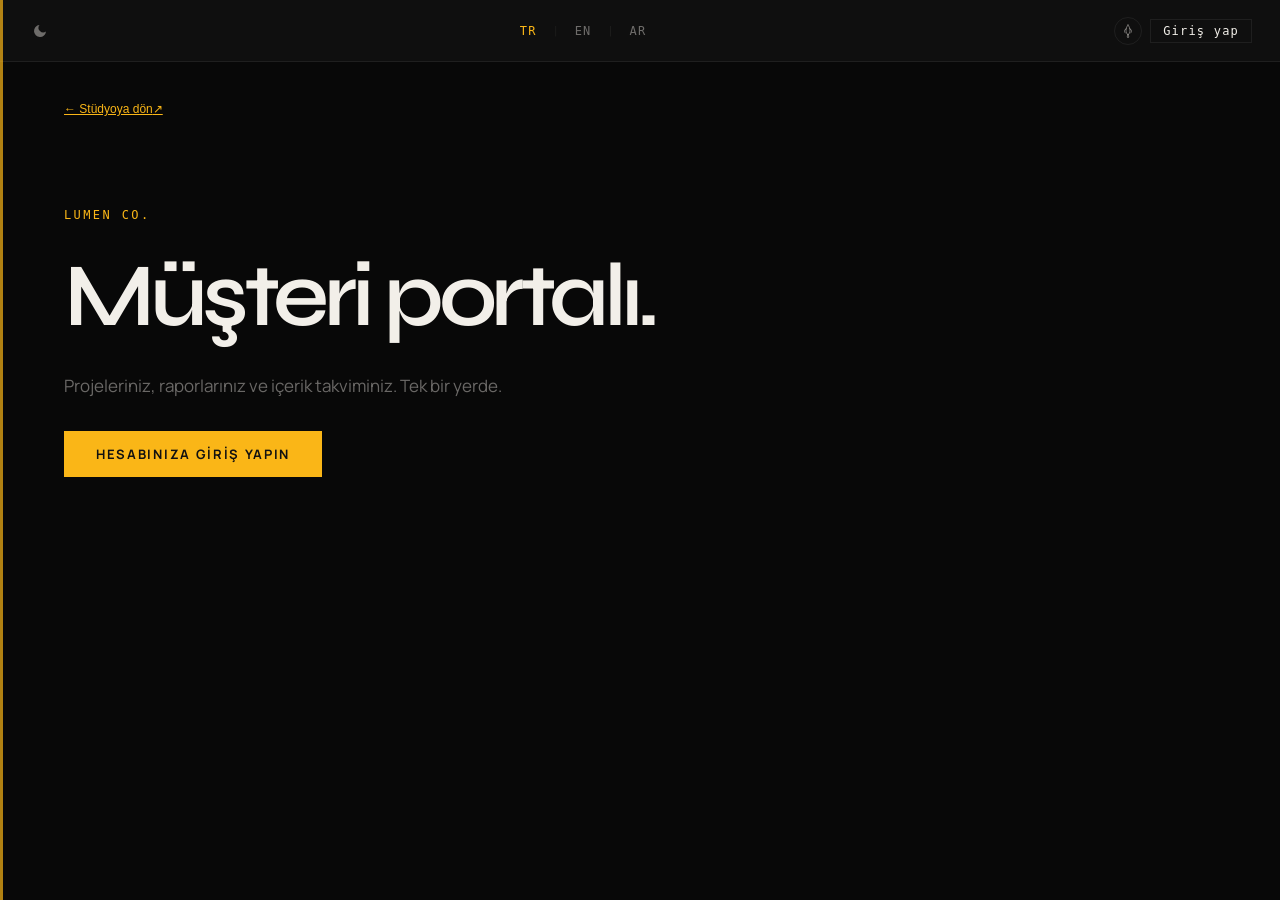
<file: portal.html>
<!DOCTYPE html>
<html lang="tr" dir="ltr">
<head>
<meta charset="UTF-8">
<meta name="viewport" content="width=device-width, initial-scale=1.0">
<title>Müşteri Portalı — LUMEN CO.</title><meta name="robots" content="noindex,nofollow">
<meta name="description" content="Lumen Co. — Yapay zeka destekli içerik üretimi, sinematik video prodüksiyon, marka kimliği ve dijital pazarlama. Bursa, İstanbul, Dubai. 500+ proje, 10+ yıl tecrübe.">
<meta name="keywords" content="video prodüksiyon, dijital ajans, marka kimliği, AI içerik, sosyal medya yönetimi, Bursa, İstanbul, Dubai">
<meta name="author" content="Lumen Co.">
<link rel="canonical" href="https://lumenco-site.vercel.app/">

<!-- Open Graph -->
<meta property="og:type" content="website">
<meta property="og:title" content="LUMEN CO. — Görünür Olmanın Sanatı">
<meta property="og:description" content="Yapay zeka destekli içerik, sinematik prodüksiyon ve dijital marka kimliği — tek çatı altında.">
<meta property="og:url" content="https://lumenco-site.vercel.app/">
<meta property="og:site_name" content="Lumen Co.">
<meta property="og:locale" content="tr_TR">

<!-- Twitter Card -->
<meta name="twitter:card" content="summary_large_image">
<meta name="twitter:title" content="LUMEN CO. — Görünür Olmanın Sanatı">
<meta name="twitter:description" content="Yapay zeka destekli içerik, sinematik prodüksiyon ve dijital marka kimliği — tek çatı altında.">

<!-- Favicon -->
<link rel="icon" type="image/svg+xml" href="data:image/svg+xml,<svg xmlns='http://www.w3.org/2000/svg' viewBox='0 0 100 100'><rect width='100' height='100' rx='12' fill='%23080808'/><text x='50' y='68' font-size='52' font-family='sans-serif' font-weight='bold' fill='%23FAB617' text-anchor='middle'>L</text></svg>">

<!-- Font Preload -->


<link rel="stylesheet" href="assets/fonts.css">

<!-- Supabase -->
<script src="assets/supabase.min.js"></script>

<style>

:root {
  --bg:#080808; --bg2:#0F0F0F;
  --white:#F2EFE9; --muted:rgba(242,239,233,0.42); --border:rgba(242,239,233,0.07);
  --accent:#FAB617; --accent-dim:rgba(250,182,23,0.12); --accent-border:rgba(250,182,23,0.28);
}

/* LIGHT MODE */
html.light {
  --bg: #F5F3EE;
  --bg2: #FFFFFF;
  --white: #1A1A1A;
  --muted: rgba(26,26,26,0.58);
  --border: rgba(26,26,26,0.12);
  --accent-dim: rgba(250,182,23,0.10);
  --accent-border: rgba(250,182,23,0.30);
}
/* Light — nav & layout */
html.light #nav.scrolled{background:rgba(255,255,255,0.92);backdrop-filter:blur(16px);}
html.light #toolbar{background:#FFFFFF;border-bottom-color:rgba(26,26,26,0.10);}
html.light footer{background:#EDEAE4;}
html.light #mob-menu{background:rgba(245,243,238,0.97);}
/* Light — cards & surfaces */
html.light .svc-card{background:var(--bg2);}
html.light .svc-card.featured{background:rgba(250,182,23,0.06);border-color:rgba(250,182,23,0.20);}
html.light .ref-card{background:var(--bg2);}
html.light .nc{background:var(--bg2);}
html.light .v-stat{background:var(--bg2);}
html.light .wa-card{background:rgba(250,182,23,0.05);border-color:rgba(250,182,23,0.18);}
html.light .wa-card:hover{background:rgba(26,26,26,0.03);}
/* Light — chat & inputs */
html.light .ai-chat{background:var(--bg2);border-color:var(--border);}
html.light .msg.bot{background:rgba(26,26,26,0.04);border-color:var(--border);}
html.light .ai-inp{background:rgba(26,26,26,0.03);}
html.light .ai-tag{border-color:rgba(26,26,26,0.12);}
/* Light — misc */
html.light .ham span{background:var(--white);}
html.light .c-link{background:var(--bg2);border-color:var(--border);}
html.light .btn-g{border-color:rgba(26,26,26,0.18);color:var(--white);}
html.light .lp-input{background:var(--bg2);border-color:rgba(26,26,26,0.14);color:var(--white);}
/* Light — marquee text visibility */
html.light .mq-t span{color:var(--white);}
html.light #mq{background:var(--accent);}
/* Light — modal */
html.light #modal{background:var(--bg2);border-color:var(--border);}
/* Light — score circle & stat numbers */
html.light .clabel{color:rgba(26,26,26,0.28);}
html.light .cstat-n{color:var(--white);}
/* Light — login panel */
html.light #login-panel{background:var(--bg2);border-left-color:var(--border);}

/* MULTI-LANG */
[data-lang]{display:none;}
html[lang="tr"] [data-lang="tr"],
html[lang="en"] [data-lang="en"],
html[lang="ar"] [data-lang="ar"]{display:inline;}
html[lang="tr"] p[data-lang="tr"],
html[lang="en"] p[data-lang="en"],
html[lang="ar"] p[data-lang="ar"]{display:block;}
html[lang="tr"] div[data-lang="tr"],
html[lang="en"] div[data-lang="en"],
html[lang="ar"] div[data-lang="ar"]{display:block;}
html[lang="tr"] li[data-lang="tr"],
html[lang="en"] li[data-lang="en"],
html[lang="ar"] li[data-lang="ar"]{display:list-item;}
html[lang="tr"] span[data-lang="tr"],
html[lang="en"] span[data-lang="en"],
html[lang="ar"] span[data-lang="ar"]{display:inline;}

/* RTL */
html[dir="rtl"] body{direction:rtl;text-align:right;}
html[dir="rtl"] #nav{flex-direction:row-reverse;}
html[dir="rtl"] .nav-links{flex-direction:row-reverse;}
html[dir="rtl"] #toolbar{flex-direction:row-reverse;}
html[dir="rtl"] .h-left{left:auto;right:56px;text-align:left;}
html[dir="rtl"] .h-right{right:auto;left:56px;text-align:left;}

*,*::before,*::after{margin:0;padding:0;box-sizing:border-box;}
html{scroll-behavior:smooth;}
body{background:var(--bg);color:var(--white);font-family:'Space Grotesk',sans-serif;overflow-x:hidden;cursor:none;}

/* CURSOR */
#cur,#cur-r{position:fixed;border-radius:50%;pointer-events:none;z-index:9999;transform:translate(-50%,-50%);}
#cur{width:8px;height:8px;background:var(--accent);}
#cur-r{width:32px;height:32px;border:1px solid var(--accent);opacity:0.5;transition:width 0.2s,height 0.2s;}
@media(hover:none){#cur,#cur-r{display:none;}body{cursor:auto;}}

/* COLOR BAR */
#cbar{position:fixed;top:0;left:0;width:3px;height:100vh;z-index:400;background:var(--accent);opacity:0.7;}
@media(max-width:768px){#cbar{display:none;}}

/* TOOLBAR */
#toolbar{position:fixed;top:0;left:0;right:0;z-index:600;height:36px;background:var(--bg2);border-bottom:1px solid var(--border);display:flex;align-items:center;justify-content:space-between;padding:0 56px;font-family:'DM Mono',monospace;font-size:10px;}
@media(max-width:768px){#toolbar{padding:0 16px;}}
.tb-left,.tb-center,.tb-right{display:flex;align-items:center;gap:8px;}
.tb-theme{background:none;border:none;color:var(--muted);cursor:pointer;padding:4px;display:flex;align-items:center;}
.tb-theme svg{width:16px;height:16px;fill:currentColor;}
.tb-theme:hover{color:var(--accent);}
.tb-lang{background:none;border:none;color:var(--muted);cursor:pointer;font-family:'DM Mono',monospace;font-size:10px;letter-spacing:0.1em;padding:4px 8px;transition:color 0.2s;}
.tb-lang.active{color:var(--accent);}
.tb-lang:hover{color:var(--accent);}
.tb-koza{display:flex;align-items:center;justify-content:center;width:28px;height:28px;border:1px solid var(--border);border-radius:50%;color:var(--muted);text-decoration:none;transition:all 0.25s;}
.tb-koza:hover{border-color:var(--accent);color:var(--accent);background:var(--accent-dim);transform:scale(1.1);}
.tb-login{background:none;border:1px solid var(--border);color:var(--white);cursor:pointer;font-family:'DM Mono',monospace;font-size:10px;letter-spacing:0.1em;padding:4px 12px;transition:all 0.2s;}
.tb-login:hover{border-color:var(--accent);color:var(--accent);}

/* NAV */
#nav{position:fixed;top:36px;left:0;right:0;z-index:500;display:flex;align-items:center;justify-content:space-between;padding:0 56px;height:70px;transition:background 0.4s;}
#nav.scrolled{background:rgba(8,8,8,0.95);backdrop-filter:blur(14px);border-bottom:1px solid var(--border);}
.nav-logo{font-family:'Bebas Neue',sans-serif;font-size:20px;letter-spacing:0.14em;}
.nav-logo em{color:var(--accent);font-style:normal;}
.nav-links{display:flex;gap:32px;list-style:none;}
.nav-links a{font-family:'DM Mono',monospace;font-size:11px;letter-spacing:0.2em;color:var(--muted);text-decoration:none;text-transform:uppercase;transition:color 0.2s;}
.nav-links a:hover{color:var(--accent);}
.nav-btn{font-family:'DM Mono',monospace;font-size:11px;letter-spacing:0.13em;text-transform:uppercase;padding:10px 24px;background:var(--accent);color:var(--bg);border:none;text-decoration:none;cursor:none;font-weight:500;}
@media(max-width:900px){
  #nav{padding:0 20px;height:60px;}
  .nav-links{display:none;}
  .nav-btn{font-size:10px;padding:8px 16px;}
}

/* HAMBURGER */
.ham{display:none;flex-direction:column;gap:5px;cursor:pointer;z-index:600;background:none;border:none;padding:4px;}
.ham span{width:24px;height:1.5px;background:var(--white);display:block;transition:all 0.3s;}
@media(max-width:900px){.ham{display:flex;}}
#mob-menu{display:none;position:fixed;inset:0;background:rgba(8,8,8,0.97);z-index:550;flex-direction:column;align-items:center;justify-content:center;gap:36px;}
#mob-menu.open{display:flex;}
#mob-menu a{font-family:'Bebas Neue',sans-serif;font-size:36px;letter-spacing:0.1em;color:var(--white);text-decoration:none;}
#mob-menu a:hover{color:var(--accent);}

/* HERO */
#hero{height:100vh;position:relative;display:flex;align-items:center;justify-content:center;overflow:hidden;padding-top:36px;}
#cv{position:absolute;inset:0;width:100%;height:100%;z-index:0;}
.g-grid{position:absolute;inset:0;z-index:1;background-image:linear-gradient(var(--border) 1px,transparent 1px),linear-gradient(90deg,var(--border) 1px,transparent 1px);background-size:70px 70px;mask-image:radial-gradient(ellipse 75% 75% at 50% 50%,transparent 15%,black 80%);}
#koza-s{position:absolute;inset:0;z-index:2;display:flex;align-items:center;justify-content:center;perspective:900px;}
#koza{width:340px;height:340px;position:relative;transform-style:preserve-3d;animation:kozaF 7s ease-in-out infinite;}
@media(max-width:600px){#koza{width:220px;height:220px;}}
@keyframes kozaF{0%,100%{transform:rotateX(8deg) rotateY(0deg) translateY(0)}33%{transform:rotateX(14deg) rotateY(120deg) translateY(-16px)}66%{transform:rotateX(4deg) rotateY(240deg) translateY(10px)}}
.kr{position:absolute;inset:0;border-radius:50%;}
.kr:nth-child(1){border:1px solid var(--accent);opacity:.4;animation:spin 9s linear infinite;}
.kr:nth-child(2){border:1px solid var(--accent);opacity:.2;animation:spin 14s linear infinite reverse;transform:rotateY(60deg);}
.kr:nth-child(3){border:1px solid rgba(242,239,233,.07);animation:spin 22s linear infinite;transform:rotateX(30deg) rotateZ(45deg);}
.kr:nth-child(4){border:1px solid var(--accent);opacity:.07;animation:spin 18s linear infinite reverse;transform:rotateY(70deg) rotateX(20deg);}
@keyframes spin{to{transform:rotateX(72deg) rotate(360deg)}}
.kcore{position:absolute;inset:60px;border-radius:50%;border:1px solid var(--accent);opacity:.22;background:radial-gradient(circle at 38% 38%,var(--accent-dim),transparent 60%);animation:pls 3.5s ease-in-out infinite;}
@keyframes pls{0%,100%{opacity:.22}50%{opacity:.55}}
.kdot{position:absolute;top:50%;left:50%;width:13px;height:13px;border-radius:50%;background:var(--accent);transform:translate(-50%,-50%);box-shadow:0 0 24px var(--accent),0 0 52px var(--accent);animation:plsd 2s ease-in-out infinite;}
@keyframes plsd{0%,100%{transform:translate(-50%,-50%) scale(1)}50%{transform:translate(-50%,-50%) scale(1.5)}}

.hero-inner{position:relative;z-index:10;text-align:center;max-width:1000px;padding:0 24px;}
.h-tag{font-family:'DM Mono',monospace;font-size:11px;letter-spacing:.5em;color:var(--accent);text-transform:uppercase;display:inline-flex;align-items:center;gap:12px;opacity:0;animation:fUp .7s .3s forwards;}
.h-tag::before,.h-tag::after{content:'';width:28px;height:1px;background:var(--accent);opacity:.5;}
.h-title{font-family:'Bebas Neue',sans-serif;font-size:clamp(72px,14vw,196px);line-height:.86;letter-spacing:.04em;opacity:0;animation:fUp .7s .5s forwards;margin:18px 0 0;}
.h-title em{color:var(--accent);font-style:normal;}
.h-sub{font-weight:300;font-size:clamp(14px,2vw,17px);line-height:1.75;color:var(--muted);max-width:500px;margin:20px auto 0;opacity:0;animation:fUp .7s .7s forwards;}
.h-ctas{display:flex;gap:12px;justify-content:center;margin-top:40px;flex-wrap:wrap;opacity:0;animation:fUp .7s .9s forwards;}
.btn-p{font-family:'DM Mono',monospace;font-size:12px;letter-spacing:.13em;text-transform:uppercase;padding:14px 32px;background:var(--accent);color:var(--bg);border:none;text-decoration:none;cursor:none;display:inline-block;font-weight:500;}
.btn-g{font-family:'DM Mono',monospace;font-size:12px;letter-spacing:.13em;text-transform:uppercase;padding:14px 32px;border:1px solid rgba(242,239,233,.2);color:var(--white);text-decoration:none;display:inline-block;}
.btn-g:hover{border-color:var(--accent);color:var(--accent);}
@media(hover:none){.btn-p,.btn-g{cursor:pointer;}}

.scroll-ind{position:absolute;bottom:32px;left:50%;transform:translateX(-50%);z-index:10;display:flex;flex-direction:column;align-items:center;gap:7px;opacity:0;animation:fIn 1s 1.4s forwards;}
.scroll-ind span{font-family:'DM Mono',monospace;font-size:10px;letter-spacing:.4em;color:var(--muted);text-transform:uppercase;}
.sline{width:1px;height:40px;background:linear-gradient(to bottom,var(--accent),transparent);animation:sA 2s ease-in-out infinite;}
@keyframes sA{0%,100%{opacity:.5;transform:scaleY(1)}50%{opacity:1;transform:scaleY(1.4)}}

.h-left,.h-right{position:absolute;bottom:40px;z-index:10;opacity:0;animation:fIn 1s 1.6s forwards;}
.h-left{left:56px;} .h-right{right:56px;text-align:right;}
.clabel{font-family:'DM Mono',monospace;font-size:10px;letter-spacing:.26em;color:rgba(242,239,233,.22);text-transform:uppercase;display:block;line-height:2;}
.clabel.live::before{content:'● ';color:var(--accent);font-size:8px;}
.cstat{margin-bottom:10px;}
.cstat-n{font-family:'Bebas Neue',sans-serif;font-size:30px;color:var(--white);line-height:1;}
.cstat-n em{color:var(--accent);font-style:normal;}
.cstat-l{font-family:'DM Mono',monospace;font-size:9px;letter-spacing:.28em;color:var(--muted);text-transform:uppercase;}
@media(max-width:768px){.h-left,.h-right{display:none;}}

@keyframes fUp{from{opacity:0;transform:translateY(20px)}to{opacity:1;transform:translateY(0)}}
@keyframes fIn{from{opacity:0}to{opacity:1}}

/* MARQUEE */
#mq{padding:13px 0;overflow:hidden;}
.mq-t{display:flex;animation:mqA 26s linear infinite;white-space:nowrap;}
.mq-t span{font-family:'Bebas Neue',sans-serif;font-size:14px;letter-spacing:.22em;color:var(--bg);padding:0 24px;}
.mq-t span.sep{opacity:.3;}
@keyframes mqA{from{transform:translateX(0)}to{transform:translateX(-50%)}}

/* GENEL */
.section{padding:100px 56px;}
@media(max-width:768px){.section{padding:72px 20px;}}
.s-label{font-family:'DM Mono',monospace;font-size:11px;letter-spacing:.5em;color:var(--accent);text-transform:uppercase;display:inline-flex;align-items:center;gap:12px;margin-bottom:16px;}
.s-label::before{content:'';width:24px;height:1px;background:var(--accent);opacity:.5;}
.s-title{font-family:'Bebas Neue',sans-serif;font-size:clamp(44px,6.5vw,92px);line-height:.88;letter-spacing:.03em;margin-bottom:60px;}
.s-title em{color:var(--accent);font-style:normal;}

/* SERViS GRID */
.svc-grid{display:grid;grid-template-columns:repeat(3,1fr);gap:1px;background:var(--border);border:1px solid var(--border);}
@media(max-width:900px){.svc-grid{grid-template-columns:repeat(2,1fr);}}
@media(max-width:560px){.svc-grid{grid-template-columns:1fr;}}
.svc-card.featured{grid-column:span 2;}
@media(max-width:900px){.svc-card.featured{grid-column:span 2;}}
@media(max-width:560px){.svc-card.featured{grid-column:span 1;}}

.svc-card{background:var(--bg);padding:36px 30px;position:relative;overflow:hidden;cursor:pointer;}
.svc-card::before{content:'';position:absolute;inset:0;background:var(--accent-dim);opacity:0;transition:opacity .35s;}
.svc-card::after{content:'';position:absolute;bottom:0;left:0;right:0;height:2px;background:var(--accent);transform:scaleX(0);transform-origin:left;transition:transform .4s ease;}
.svc-card:hover::before{opacity:1;}
.svc-card:hover::after{transform:scaleX(1);}
.svc-card:hover .svc-n{color:var(--accent);}
.svc-card:hover .svc-t{color:var(--accent);}
.svc-card.featured{grid-column:span 2;background:var(--accent-dim);border:1px solid var(--accent-border);}
@media(max-width:560px){.svc-card.featured{grid-column:span 1;}}
.svc-card.featured .svc-t{font-size:28px;}
.svc-n{font-family:'DM Mono',monospace;font-size:11px;letter-spacing:.3em;color:rgba(242,239,233,.22);display:block;margin-bottom:18px;position:relative;z-index:1;transition:color .3s;}
.svc-t{font-family:'Bebas Neue',sans-serif;font-size:22px;letter-spacing:.06em;margin-bottom:10px;line-height:1;position:relative;z-index:1;transition:color .3s;}
.svc-d{font-family:'Space Grotesk',sans-serif;font-weight:300;font-size:13px;color:var(--muted);line-height:1.75;position:relative;z-index:1;}
.svc-click{position:absolute;bottom:18px;right:18px;font-family:'DM Mono',monospace;font-size:10px;letter-spacing:.2em;color:var(--accent);opacity:0;transition:opacity .3s;z-index:1;}
.svc-card:hover .svc-click{opacity:1;}

/* MODAL */
#modal-bg{position:fixed;inset:0;background:rgba(0,0,0,0.85);z-index:800;display:none;align-items:center;justify-content:center;padding:20px;backdrop-filter:blur(6px);}
#modal-bg.open{display:flex;}
#modal{background:var(--bg2);border:1px solid var(--accent-border);max-width:600px;width:100%;max-height:90vh;overflow-y:auto;position:relative;animation:modalIn .3s ease;}
@keyframes modalIn{from{opacity:0;transform:translateY(20px)}to{opacity:1;transform:translateY(0)}}
.modal-top{display:flex;align-items:flex-start;justify-content:space-between;padding:32px 32px 0;}
.modal-num{font-family:'DM Mono',monospace;font-size:11px;letter-spacing:.3em;color:var(--accent);opacity:.5;}
.modal-close{background:none;border:none;color:var(--muted);font-size:20px;cursor:pointer;padding:4px;line-height:1;font-family:'DM Mono',monospace;}
.modal-close:hover{color:var(--white);}
.modal-body{padding:16px 32px 32px;}
.modal-title{font-family:'Bebas Neue',sans-serif;font-size:38px;letter-spacing:.05em;color:var(--white);margin-bottom:6px;}
.modal-title em{color:var(--accent);font-style:normal;}
.modal-tag{font-family:'DM Mono',monospace;font-size:10px;letter-spacing:.35em;color:var(--accent);text-transform:uppercase;margin-bottom:20px;display:block;}
.modal-divider{width:48px;height:1px;background:var(--accent);opacity:.4;margin-bottom:20px;}
.modal-desc{font-weight:300;font-size:15px;line-height:1.85;color:var(--muted);margin-bottom:20px;}
.modal-desc strong{color:var(--white);font-weight:500;}
.modal-list{list-style:none;display:flex;flex-direction:column;gap:8px;margin-bottom:24px;}
.modal-list li{font-family:'DM Mono',monospace;font-size:12px;letter-spacing:.12em;color:var(--muted);display:flex;align-items:center;gap:10px;}
.modal-list li::before{content:'\2192';color:var(--accent);flex-shrink:0;}
.modal-cta{display:inline-block;font-family:'DM Mono',monospace;font-size:12px;letter-spacing:.15em;text-transform:uppercase;padding:13px 28px;background:var(--accent);color:var(--bg);text-decoration:none;font-weight:500;}
@media(max-width:600px){.modal-top,.modal-body{padding-left:20px;padding-right:20px;}}

/* VIZYON */
#vizyon{background:var(--bg2);}
.viz-wrap{display:grid;grid-template-columns:1fr 1fr;gap:72px;align-items:center;}
@media(max-width:900px){.viz-wrap{grid-template-columns:1fr;gap:40px;}}
.big-q{font-family:'Bebas Neue',sans-serif;font-size:clamp(48px,6vw,72px);color:var(--accent);line-height:.9;letter-spacing:.04em;margin-bottom:24px;}
.viz-p{font-weight:300;font-size:16px;line-height:1.85;color:var(--muted);margin-bottom:12px;}
.viz-p strong{color:var(--white);font-weight:500;}
.viz-q{font-family:'DM Mono',monospace;font-style:italic;font-size:13px;letter-spacing:.12em;color:var(--accent);margin-top:24px;display:block;}
.v-grid{display:grid;grid-template-columns:1fr 1fr;gap:1px;background:var(--border);border:1px solid var(--border);}
.v-stat{background:var(--bg2);padding:36px 28px;position:relative;cursor:pointer;}
.v-stat::before{content:'';position:absolute;top:0;left:0;width:2px;height:0;background:var(--accent);transition:height .5s ease;}
.v-stat:hover::before{height:100%;}
.v-stat:hover .v-n{color:var(--accent);}
.v-n{font-family:'Bebas Neue',sans-serif;font-size:62px;line-height:1;letter-spacing:.02em;transition:color .3s;}
.v-n em{color:var(--accent);font-style:normal;}
.v-l{font-family:'DM Mono',monospace;font-size:10px;letter-spacing:.32em;color:var(--muted);text-transform:uppercase;margin-top:6px;}

/* REF */
#referanslar{background:var(--bg);}
.ref-grid{display:grid;grid-template-columns:repeat(4,1fr);gap:1px;background:var(--border);border:1px solid var(--border);}
@media(max-width:900px){.ref-grid{grid-template-columns:repeat(2,1fr);}}
@media(max-width:480px){.ref-grid{grid-template-columns:1fr;}}
.ref-card{background:var(--bg);padding:28px 24px;cursor:pointer;position:relative;overflow:hidden;transition:background .3s;}
.ref-card::before{content:'';position:absolute;top:0;left:0;right:0;height:2px;background:var(--accent);opacity:0;transition:opacity .3s;}
.ref-card::after{content:'';position:absolute;inset:0;background:var(--accent-dim);opacity:0;transition:opacity .35s;}
.ref-card:hover::before{opacity:1;}
.ref-card:hover::after{opacity:1;}
.ref-card:hover .ref-title{color:var(--accent);}
.ref-cat{font-family:'DM Mono',monospace;font-size:10px;letter-spacing:.35em;color:var(--accent);opacity:.6;text-transform:uppercase;margin-bottom:8px;display:block;position:relative;z-index:1;}
.ref-title{font-family:'Bebas Neue',sans-serif;font-size:18px;letter-spacing:.06em;margin-bottom:8px;line-height:1;position:relative;z-index:1;transition:color .3s;}
.ref-items{font-family:'Space Grotesk',sans-serif;font-weight:300;font-size:12px;color:var(--muted);line-height:1.8;position:relative;z-index:1;}

/* WEB APP */
#web-app{background:var(--bg2);}
.wa-grid{display:grid;grid-template-columns:repeat(3,1fr);gap:20px;}
@media(max-width:900px){.wa-grid{grid-template-columns:repeat(2,1fr);}}
@media(max-width:560px){.wa-grid{grid-template-columns:1fr;}}
.wa-card{border:1px solid var(--accent-border);padding:36px 28px;position:relative;overflow:hidden;cursor:pointer;background:var(--accent-dim);transition:transform .25s,background .3s;}
.wa-card::before{content:'';position:absolute;top:0;left:0;right:0;height:3px;background:var(--accent);}
.wa-card:hover{transform:translateY(-5px);background:rgba(242,239,233,0.06);}
.wa-icon{font-family:'Bebas Neue',sans-serif;font-size:42px;color:var(--accent);opacity:.2;line-height:1;margin-bottom:14px;}
.wa-t{font-family:'Bebas Neue',sans-serif;font-size:24px;letter-spacing:.05em;margin-bottom:10px;}
.wa-d{font-family:'Space Grotesk',sans-serif;font-weight:300;font-size:13px;color:var(--muted);line-height:1.75;}
.wa-tags{display:flex;flex-wrap:wrap;gap:6px;margin-top:16px;}
.wa-tag{font-family:'DM Mono',monospace;font-size:10px;letter-spacing:.16em;padding:4px 10px;border:1px solid var(--accent-border);color:var(--accent);text-transform:uppercase;}

/* NEDEN */
#neden{background:var(--bg2);}
.neden-grid{display:grid;grid-template-columns:repeat(4,1fr);gap:1px;background:var(--border);border:1px solid var(--border);}
@media(max-width:900px){.neden-grid{grid-template-columns:repeat(2,1fr);}}
@media(max-width:480px){.neden-grid{grid-template-columns:1fr;}}
.nc{background:var(--bg2);padding:30px 24px;cursor:pointer;position:relative;overflow:hidden;transition:background .3s;}
.nc::after{content:'';position:absolute;inset:0;background:var(--accent-dim);opacity:0;transition:opacity .3s;}
.nc:hover::after{opacity:1;}
.nc:hover .nc-t{color:var(--accent);}
.nc-n{font-family:'Bebas Neue',sans-serif;font-size:46px;color:var(--accent);opacity:.12;line-height:1;margin-bottom:10px;position:relative;z-index:1;}
.nc-t{font-family:'Space Grotesk',sans-serif;font-weight:500;font-size:14px;margin-bottom:7px;position:relative;z-index:1;transition:color .3s;}
.nc-d{font-family:'Space Grotesk',sans-serif;font-weight:300;font-size:13px;color:var(--muted);line-height:1.7;position:relative;z-index:1;}

/* AI CHAT */
#iletisim{background:var(--bg);}
.contact-wrap{display:grid;grid-template-columns:1fr 1fr;gap:64px;align-items:start;}
@media(max-width:900px){.contact-wrap{grid-template-columns:1fr;gap:40px;}}
.big-cta{font-family:'Bebas Neue',sans-serif;font-size:clamp(44px,6.5vw,88px);line-height:.9;letter-spacing:.03em;margin-bottom:24px;}
.big-cta em{color:var(--accent);font-style:normal;}
.contact-p{font-weight:300;font-size:15px;line-height:1.8;color:var(--muted);margin-bottom:32px;}
.c-links{display:flex;flex-direction:column;gap:1px;}
.c-link{display:flex;align-items:center;justify-content:space-between;padding:17px 20px;background:var(--bg2);border:1px solid var(--border);text-decoration:none;margin-bottom:1px;transition:all .2s;}
.c-link:hover{border-color:var(--accent);background:var(--accent-dim);}
.c-link:hover .cl-arr{color:var(--accent);}
.cl-l{font-family:'DM Mono',monospace;font-size:10px;letter-spacing:.32em;color:var(--muted);text-transform:uppercase;}
.cl-v{font-family:'Space Grotesk',sans-serif;font-size:14px;color:var(--white);}
.cl-arr{font-family:'DM Mono',monospace;font-size:13px;color:var(--muted);}

/* AI CHAT BOX */
.ai-chat{background:var(--bg2);border:1px solid var(--accent-border);display:flex;flex-direction:column;height:480px;}
.ai-hdr{display:flex;align-items:center;gap:12px;padding:20px 24px;border-bottom:1px solid var(--border);}
.ai-av{width:34px;height:34px;border-radius:50%;background:var(--accent);display:flex;align-items:center;justify-content:center;font-family:'Bebas Neue',sans-serif;font-size:15px;color:var(--bg);flex-shrink:0;}
.ai-nm{font-weight:500;font-size:14px;}
.ai-st{font-family:'DM Mono',monospace;font-size:10px;letter-spacing:.18em;color:var(--accent);display:flex;align-items:center;gap:4px;}
.ai-st::before{content:'';width:5px;height:5px;border-radius:50%;background:var(--accent);animation:blink 2s infinite;}
.ai-model{font-family:'DM Mono',monospace;font-size:9px;letter-spacing:.15em;color:var(--muted);margin-left:auto;}
@keyframes blink{0%,100%{opacity:1}50%{opacity:.2}}
.ai-msgs{flex:1;overflow-y:auto;padding:16px 20px;display:flex;flex-direction:column;gap:12px;scroll-behavior:smooth;}
.ai-msgs::-webkit-scrollbar{width:3px;}
.ai-msgs::-webkit-scrollbar-track{background:transparent;}
.ai-msgs::-webkit-scrollbar-thumb{background:var(--accent);opacity:.3;border-radius:3px;}
.msg{max-width:85%;padding:12px 16px;font-size:14px;line-height:1.65;font-weight:300;}
.msg.bot{background:rgba(242,239,233,.05);border:1px solid var(--border);align-self:flex-start;border-radius:0 8px 8px 8px;}
.msg.user{background:var(--accent);color:var(--bg);align-self:flex-end;font-weight:500;border-radius:8px 0 8px 8px;}
.msg.typing{display:flex;gap:4px;align-items:center;padding:16px;}
.dot-typing,.tdot{width:6px;height:6px;border-radius:50%;background:var(--accent);opacity:.6;animation:typing 1.2s infinite;display:inline-block;}
.dot-typing:nth-child(2),.tdot:nth-child(2){animation-delay:.2s;}
.dot-typing:nth-child(3),.tdot:nth-child(3){animation-delay:.4s;}
@keyframes typing{0%,60%,100%{transform:translateY(0);opacity:.4}30%{transform:translateY(-6px);opacity:1}}
.msg.typing{gap:4px;padding:14px 16px;}
.ai-tags{display:flex;flex-wrap:wrap;gap:6px;padding:12px 20px;border-top:1px solid var(--border);}
.ai-tag{font-family:'DM Mono',monospace;font-size:10px;letter-spacing:.15em;text-transform:uppercase;padding:6px 12px;background:transparent;border:1px solid var(--border);color:var(--muted);cursor:pointer;transition:all .2s;}
.ai-tag:hover{border-color:var(--accent);color:var(--accent);}
.ai-inp-row{display:flex;gap:0;border-top:1px solid var(--border);}
.ai-inp{flex:1;background:rgba(242,239,233,.03);border:none;color:var(--white);font-family:'Space Grotesk',sans-serif;font-size:14px;padding:14px 16px;outline:none;}
.ai-inp::placeholder{color:var(--muted);font-size:13px;}
.ai-send{background:var(--accent);color:var(--bg);border:none;font-family:'DM Mono',monospace;font-size:12px;letter-spacing:.12em;text-transform:uppercase;padding:14px 20px;cursor:pointer;font-weight:500;white-space:nowrap;transition:background .2s;}
.ai-send:hover{background:var(--white);}
.ai-send:disabled{opacity:.5;cursor:not-allowed;}

/* FOOTER */
footer{background:#050505;padding:60px 56px 36px;border-top:1px solid var(--border);}
@media(max-width:768px){footer{padding:48px 20px 28px;}}
.f-top{display:flex;justify-content:space-between;align-items:flex-start;margin-bottom:44px;}
@media(max-width:700px){.f-top{flex-direction:column;gap:32px;}}
.f-logo{font-family:'Bebas Neue',sans-serif;font-size:40px;letter-spacing:.08em;}
.f-logo em{color:var(--accent);font-style:normal;}
.f-tag{font-weight:300;font-size:13px;color:var(--muted);margin-top:6px;}
.f-cols{display:flex;gap:44px;}
@media(max-width:500px){.f-cols{flex-direction:column;gap:24px;}}
.fc h4{font-family:'DM Mono',monospace;font-size:10px;letter-spacing:.36em;color:var(--accent);text-transform:uppercase;margin-bottom:14px;}
.fc ul{list-style:none;display:flex;flex-direction:column;gap:9px;}
.fc ul li a{font-family:'Space Grotesk',sans-serif;font-size:13px;color:var(--muted);text-decoration:none;font-weight:300;transition:color .2s;}
.fc ul li a:hover{color:var(--white);}
.f-bot{display:flex;justify-content:space-between;align-items:center;padding-top:22px;border-top:1px solid var(--border);}
.f-copy{font-family:'DM Mono',monospace;font-size:10px;letter-spacing:.18em;color:rgba(242,239,233,.18);}
.f-st{display:flex;align-items:center;gap:6px;font-family:'DM Mono',monospace;font-size:10px;letter-spacing:.18em;color:rgba(242,239,233,.18);}
.f-dot{width:6px;height:6px;border-radius:50%;background:var(--accent);box-shadow:0 0 8px var(--accent);animation:blink 2.5s infinite;}

/* LOGIN PANEL */
#login-overlay{position:fixed;inset:0;background:rgba(0,0,0,0.6);z-index:850;display:none;backdrop-filter:blur(4px);}
#login-overlay.open{display:block;}
#login-panel{position:fixed;top:0;right:-420px;width:420px;height:100vh;background:var(--bg2);border-left:1px solid var(--border);z-index:900;transition:right 0.35s ease;padding:48px 36px;overflow-y:auto;}
#login-panel.open{right:0;}
@media(max-width:480px){#login-panel{width:100%;right:-100%;}}
.lp-close{position:absolute;top:16px;right:16px;background:none;border:none;color:var(--muted);font-family:'DM Mono',monospace;font-size:16px;cursor:pointer;}
.lp-close:hover{color:var(--white);}
.lp-welcome{font-weight:300;font-size:13px;line-height:1.75;color:var(--muted);margin-bottom:28px;}
.lp-tabs{display:flex;gap:12px;margin-bottom:28px;}
.lp-label{font-family:'DM Mono',monospace;font-size:10px;letter-spacing:0.2em;color:var(--muted);text-transform:uppercase;display:block;margin-bottom:6px;}
.lp-input{width:100%;padding:12px 16px;background:var(--bg);border:1px solid var(--border);color:var(--white);font-family:'Space Grotesk',sans-serif;font-size:14px;margin-bottom:16px;outline:none;transition:border-color 0.2s;}
.lp-input:focus{border-color:var(--accent);}
.lp-submit{width:100%;text-align:center;margin-top:4px;}
.lp-error{font-family:'DM Mono',monospace;font-size:11px;color:#FF3838;margin-top:-8px;margin-bottom:12px;display:none;}
.lp-error.show{display:block;}
.lp-success{font-family:'DM Mono',monospace;font-size:11px;color:#2ECC71;margin-top:8px;display:none;}
.lp-success.show{display:block;}
.lp-submit:disabled{opacity:0.5;cursor:not-allowed;}

/* DASHBOARD */
#dashboard{display:none;min-height:100vh;padding:120px 56px 60px;background:var(--bg);}
#dashboard.active{display:block;}
body.dashboard-mode .site-content{display:none;}
body.dashboard-mode #dashboard{display:block;}
@media(max-width:768px){#dashboard{padding:110px 20px 40px;}}

.dash-header{margin-bottom:48px;}
.dash-welcome{font-family:'DM Mono',monospace;font-size:11px;letter-spacing:0.3em;color:var(--accent);text-transform:uppercase;margin-bottom:10px;}
.dash-title{font-family:'Bebas Neue',sans-serif;font-size:clamp(36px,5vw,56px);letter-spacing:0.03em;line-height:0.9;}
.dash-title em{color:var(--accent);font-style:normal;}

.dash-tabs{display:flex;gap:2px;margin-bottom:40px;border-bottom:1px solid var(--border);padding-bottom:0;}
.dash-tab{font-family:'DM Mono',monospace;font-size:11px;letter-spacing:0.15em;text-transform:uppercase;padding:14px 24px;background:none;border:none;color:var(--muted);cursor:pointer;position:relative;transition:color 0.2s;}
.dash-tab:hover{color:var(--white);}
.dash-tab.active{color:var(--accent);}
.dash-tab.active::after{content:'';position:absolute;bottom:-1px;left:0;right:0;height:2px;background:var(--accent);}
.dash-tab.soon{opacity:0.4;cursor:default;}
.dash-tab.soon::before{content:'';display:inline-block;width:6px;height:6px;border-radius:50%;background:var(--muted);margin-right:8px;}

.dash-panel{display:none;}
.dash-panel.active{display:block;}

/* Dashboard — Meta panel */
.meta-report-frame{background:var(--bg2);border:1px solid var(--border);border-radius:4px;overflow:hidden;min-height:600px;}
.meta-report-frame iframe{width:100%;height:100%;border:none;min-height:80vh;}
.meta-empty{padding:60px 40px;text-align:center;}
.meta-empty-icon{font-size:48px;color:var(--accent);opacity:0.3;margin-bottom:20px;font-family:'Bebas Neue',sans-serif;}
.meta-empty-title{font-family:'Bebas Neue',sans-serif;font-size:28px;letter-spacing:0.04em;margin-bottom:12px;}
.meta-empty-desc{font-weight:300;font-size:14px;color:var(--muted);line-height:1.7;max-width:400px;margin:0 auto;}

/* Dashboard — Placeholder panels */
.dash-placeholder{padding:80px 40px;text-align:center;background:var(--bg2);border:1px solid var(--border);border-radius:4px;}
.dash-placeholder-title{font-family:'Bebas Neue',sans-serif;font-size:32px;letter-spacing:0.04em;color:var(--accent);margin-bottom:12px;}
.dash-placeholder-desc{font-weight:300;font-size:14px;color:var(--muted);line-height:1.7;}

/* Toolbar — logged in state */
.tb-user{display:none;align-items:center;gap:8px;cursor:pointer;position:relative;}
.tb-user.show{display:flex;}
.tb-login.hide{display:none;}
.tb-avatar{width:22px;height:22px;border-radius:50%;background:var(--accent);display:flex;align-items:center;justify-content:center;font-family:'Bebas Neue',sans-serif;font-size:11px;color:var(--bg);flex-shrink:0;}
.tb-username{font-family:'DM Mono',monospace;font-size:10px;letter-spacing:0.1em;color:var(--white);text-transform:uppercase;}
.tb-dropdown{position:absolute;top:100%;right:0;margin-top:8px;background:var(--bg2);border:1px solid var(--border);border-radius:4px;min-width:160px;display:none;z-index:610;}
.tb-user.open .tb-dropdown{display:block;}
.tb-drop-item{display:block;width:100%;padding:10px 16px;background:none;border:none;color:var(--muted);font-family:'DM Mono',monospace;font-size:10px;letter-spacing:0.12em;text-transform:uppercase;text-align:left;cursor:pointer;transition:color 0.15s,background 0.15s;}
.tb-drop-item:hover{color:var(--accent);background:var(--accent-dim);}
html.light .tb-dropdown{background:var(--bg2);border-color:var(--border);}

/* ── META REPORT (inline) ── */
.meta-report-wrap{font-family:'Space Grotesk',sans-serif;}
.mr-header{background:linear-gradient(135deg,#FAB617 0%,#C89212 100%);color:#0A0A0A;padding:32px 48px 36px;border-radius:6px 6px 0 0;position:relative;overflow:hidden;}
.mr-header::before{content:'';position:absolute;top:-60%;right:-8%;width:500px;height:500px;border-radius:50%;background:rgba(255,255,255,0.07);}
.mr-header-top{display:flex;justify-content:space-between;align-items:center;margin-bottom:28px;position:relative;z-index:2;}
.mr-logo{font-family:'Bebas Neue',sans-serif;font-size:22px;letter-spacing:0.12em;}
.mr-badge{font-family:'DM Mono',monospace;font-size:10px;padding:0 14px;background:rgba(10,10,10,0.15);border:1px solid rgba(10,10,10,0.4);border-radius:50px;height:30px;display:inline-flex;align-items:center;text-transform:uppercase;letter-spacing:0.12em;}
.mr-title{font-family:'Bebas Neue',sans-serif;font-size:42px;letter-spacing:0.02em;line-height:1;margin-bottom:10px;position:relative;z-index:1;}
.mr-subtitle{font-family:'DM Mono',monospace;font-size:12px;color:rgba(10,10,10,0.75);text-transform:uppercase;letter-spacing:0.1em;margin-bottom:28px;position:relative;z-index:1;}
.mr-chips{display:grid;grid-template-columns:repeat(5,1fr);gap:10px;position:relative;z-index:1;}
@media(max-width:900px){.mr-chips{grid-template-columns:repeat(2,1fr);}.mr-title{font-size:28px;}.mr-header{padding:24px;}}
.mr-chip{background:rgba(10,10,10,0.15);border:1px solid rgba(10,10,10,0.3);padding:14px 16px;border-radius:4px;}
.mr-chip-label{font-family:'DM Mono',monospace;font-size:9px;text-transform:uppercase;letter-spacing:0.1em;color:rgba(10,10,10,0.7);margin-bottom:6px;}
.mr-chip-value{font-family:'Bebas Neue',sans-serif;font-size:24px;line-height:1;}

/* Report sections */
.mr-section{margin-top:40px;}
.mr-section-title{font-family:'Bebas Neue',sans-serif;font-size:20px;letter-spacing:0.08em;margin-bottom:14px;text-transform:uppercase;display:flex;align-items:center;gap:12px;color:var(--white);}
.mr-section-title::before{content:'';display:inline-block;width:4px;height:16px;background:var(--accent);}

/* Score card */
.mr-score-card{background:var(--bg2);border:1px solid var(--border);border-radius:6px;padding:36px 40px;display:grid;grid-template-columns:220px 1fr;gap:48px;align-items:center;}
@media(max-width:900px){.mr-score-card{grid-template-columns:1fr;gap:24px;}}
.mr-score-circle{display:flex;flex-direction:column;align-items:center;position:relative;}
.mr-score-number{position:absolute;top:50px;font-family:'Bebas Neue',sans-serif;font-size:60px;color:var(--accent);line-height:1;}
.mr-score-max{position:absolute;top:110px;font-family:'DM Mono',monospace;font-size:13px;color:var(--muted);}
.mr-grade{font-family:'Bebas Neue',sans-serif;font-size:44px;color:var(--accent);margin-top:14px;line-height:1;}
.mr-grade-label{font-family:'DM Mono',monospace;font-size:9px;color:var(--muted);text-transform:uppercase;letter-spacing:0.1em;margin-top:6px;}
.mr-score-bars{display:flex;flex-direction:column;gap:20px;}
.mr-bar-row{margin-bottom:4px;}
.mr-bar-label{font-weight:500;font-size:13px;color:var(--white);margin-bottom:4px;}
.mr-bar-meta{font-family:'DM Mono',monospace;font-size:10px;color:var(--muted);margin-bottom:6px;}
.mr-pts{color:var(--white);}
.mr-nil-badge{font-family:'DM Mono',monospace;font-size:9px;padding:4px 10px;border:1px solid var(--border);color:var(--muted);border-radius:50px;text-transform:uppercase;letter-spacing:0.08em;margin-right:10px;}
.mr-bar-track{height:6px;background:#2A2A2A;border-radius:3px;overflow:hidden;}
.mr-bar-dotted{background:repeating-linear-gradient(90deg,#3A3A3A 0 5px,transparent 5px 10px);}
.mr-bar-fill{height:100%;border-radius:3px;}

/* KPI grid */
.mr-kpi-grid{display:grid;grid-template-columns:repeat(4,1fr);gap:12px;}
@media(max-width:900px){.mr-kpi-grid{grid-template-columns:repeat(2,1fr);}}
.mr-kpi{background:var(--bg2);border:1px solid var(--border);padding:22px 24px;border-radius:6px;}
.mr-kpi-label{font-family:'DM Mono',monospace;font-size:9px;color:var(--muted);text-transform:uppercase;letter-spacing:0.1em;margin-bottom:12px;}
.mr-kpi-value{font-family:'Bebas Neue',sans-serif;font-size:36px;line-height:1;margin-bottom:10px;}
.mr-kpi-sub{font-family:'DM Mono',monospace;font-size:10px;color:var(--muted);}

/* Table */
.mr-table-wrap{background:var(--bg2);border:1px solid var(--border);border-radius:6px;padding:24px 28px;overflow-x:auto;}
.mr-table{width:100%;border-collapse:collapse;font-family:'DM Mono',monospace;font-size:11px;}
.mr-table th{text-align:left;padding:12px 8px;color:var(--muted);text-transform:uppercase;letter-spacing:0.1em;font-weight:500;border-bottom:1px solid var(--border);font-size:9px;}
.mr-table td{padding:13px 8px;border-bottom:1px solid rgba(42,42,42,0.5);color:var(--white);}
.mr-table tr:hover td{background:rgba(250,182,23,0.03);}
.mr-td-name{font-weight:500;}
.mr-total-row td{border-top:1px solid var(--accent);border-bottom:none;font-weight:700;padding-top:16px;}

/* Budget */
.mr-budget-card{background:var(--bg2);border:1px solid var(--border);border-radius:6px;padding:28px;}
.mr-budget-title{font-weight:500;font-size:13px;margin-bottom:20px;color:var(--white);}
.mr-budget-row{display:grid;grid-template-columns:180px 1fr 60px;gap:14px;align-items:center;margin-bottom:10px;}
@media(max-width:768px){.mr-budget-row{grid-template-columns:120px 1fr 50px;}}
.mr-budget-name{font-family:'DM Mono',monospace;font-size:10px;color:var(--muted);white-space:nowrap;overflow:hidden;text-overflow:ellipsis;}
.mr-budget-bar-wrap{background:#1F1F1F;border-radius:3px;height:30px;position:relative;overflow:hidden;}
.mr-budget-bar{height:100%;display:flex;align-items:center;padding:0 12px;font-family:'DM Mono',monospace;font-size:10px;font-weight:500;white-space:nowrap;min-width:40px;}
.mr-budget-pct{font-family:'DM Mono',monospace;font-size:11px;text-align:right;}
.mr-advice{margin-top:18px;padding:14px 16px;background:var(--accent-dim);border-left:3px solid var(--accent);font-size:12px;font-family:'DM Mono',monospace;color:var(--white);border-radius:0 4px 4px 0;line-height:1.6;}

/* Audit boxes */
.mr-audit-box{background:var(--bg2);border:1px solid var(--border);border-radius:6px;padding:28px 32px;}
.mr-audit-text{font-size:13px;color:var(--muted);margin-bottom:18px;line-height:1.65;}
.mr-checklist{display:grid;grid-template-columns:1fr 1fr;gap:10px 32px;font-family:'DM Mono',monospace;font-size:10.5px;color:var(--muted);line-height:1.7;}
@media(max-width:768px){.mr-checklist{grid-template-columns:1fr;}}
.mr-actions{display:flex;flex-direction:column;gap:10px;}
.mr-action{padding:14px 18px;background:var(--bg);border-left:3px solid var(--accent);border-radius:0 4px 4px 0;font-size:12.5px;display:flex;gap:14px;align-items:flex-start;color:var(--white);line-height:1.6;}
html.light .mr-action{background:rgba(26,26,26,0.03);}
.mr-action strong{font-family:'Bebas Neue',sans-serif;font-size:15px;letter-spacing:0.04em;color:var(--accent);text-transform:uppercase;display:block;margin-bottom:4px;}
.mr-action-icon{font-size:14px;flex-shrink:0;font-family:'DM Mono',monospace;color:var(--accent);margin-top:1px;min-width:22px;}

/* Report footer */
.mr-footer{margin-top:48px;padding:24px 0;border-top:1px solid var(--border);display:flex;justify-content:space-between;font-family:'DM Mono',monospace;font-size:10px;color:var(--muted);text-transform:uppercase;letter-spacing:0.12em;}

/* Light overrides for report */
html.light .mr-budget-bar-wrap{background:#EAEAEA;}
html.light .mr-bar-track{background:#E0E0E0;}
html.light .mr-bar-dotted{background:repeating-linear-gradient(90deg,#D0D0D0 0 5px,transparent 5px 10px);}

/* ── AD CREATIVES PANEL ── */
.ad-panel-header{margin-bottom:32px;}
.ad-stats-row{display:flex;gap:24px;margin-top:16px;}
.ad-stat{display:flex;align-items:baseline;gap:8px;}
.ad-stat-n{font-family:'Bebas Neue',sans-serif;font-size:28px;color:var(--accent);}
.ad-stat-l{font-family:'DM Mono',monospace;font-size:10px;color:var(--muted);text-transform:uppercase;letter-spacing:0.1em;}

.ad-filters{display:flex;gap:6px;margin-bottom:28px;flex-wrap:wrap;}
.ad-filter{font-family:'DM Mono',monospace;font-size:10px;letter-spacing:0.1em;text-transform:uppercase;padding:8px 16px;background:none;border:1px solid var(--border);color:var(--muted);cursor:pointer;transition:all 0.2s;border-radius:2px;}
.ad-filter:hover{border-color:var(--accent);color:var(--accent);}
.ad-filter.active{background:var(--accent);color:#0A0A0A;border-color:var(--accent);}

.ad-grid{display:grid;grid-template-columns:repeat(3,1fr);gap:20px;}
@media(max-width:900px){.ad-grid{grid-template-columns:repeat(2,1fr);}}
@media(max-width:560px){.ad-grid{grid-template-columns:1fr;}}

.ad-card{background:var(--bg2);border:1px solid var(--border);border-radius:4px;overflow:hidden;transition:transform 0.2s,border-color 0.2s;}
.ad-card:hover{transform:translateY(-4px);border-color:var(--accent-border);}
.ad-card.hidden{display:none;}

.ad-preview{aspect-ratio:1/1;display:flex;align-items:center;justify-content:center;position:relative;overflow:hidden;}
.ad-preview-story{aspect-ratio:9/16;max-height:280px;}
.ad-preview-wide{aspect-ratio:2/1;}
.ad-preview-inner{padding:24px;position:relative;z-index:1;}

.ad-info{padding:16px 18px;}
.ad-type-badge{font-family:'DM Mono',monospace;font-size:9px;letter-spacing:0.15em;text-transform:uppercase;padding:3px 8px;border:1px solid var(--accent-border);color:var(--accent);display:inline-block;margin-bottom:8px;}
.ad-name{font-family:'Space Grotesk',sans-serif;font-weight:500;font-size:14px;color:var(--white);margin-bottom:4px;}
.ad-meta{font-family:'DM Mono',monospace;font-size:10px;color:var(--muted);letter-spacing:0.05em;margin-bottom:8px;}
.ad-perf{font-family:'DM Mono',monospace;font-size:10px;color:var(--muted);}

.ad-metrics{display:grid;grid-template-columns:repeat(4,1fr);gap:8px;margin:12px 0;padding:12px 0;border-top:1px solid var(--border);border-bottom:1px solid var(--border);}
.ad-m{text-align:center;}
.ad-m-v{display:block;font-family:'Bebas Neue',sans-serif;font-size:18px;color:var(--white);line-height:1;}
.ad-m-l{display:block;font-family:'DM Mono',monospace;font-size:8px;color:var(--muted);text-transform:uppercase;letter-spacing:0.08em;margin-top:3px;}

.ad-budget-row{display:flex;align-items:center;gap:10px;margin:8px 0;}
.ad-budget-bar-mini{flex:1;height:6px;background:#2A2A2A;border-radius:3px;overflow:hidden;}
html.light .ad-budget-bar-mini{background:#E0E0E0;}
.ad-budget-text{font-family:'DM Mono',monospace;font-size:9px;color:var(--muted);white-space:nowrap;}

.ad-detail-row{display:flex;flex-wrap:wrap;gap:10px;font-family:'DM Mono',monospace;font-size:9px;color:var(--muted);margin-top:6px;}

/* ── PROJECTS PANEL ── */
.proj-card{background:var(--bg2);border:1px solid var(--border);border-radius:6px;padding:32px;margin-bottom:20px;}

.proj-header{display:flex;justify-content:space-between;align-items:flex-start;gap:24px;margin-bottom:24px;}
.proj-name{font-family:'Bebas Neue',sans-serif;font-size:26px;letter-spacing:0.04em;color:var(--white);margin-bottom:6px;}
.proj-desc{font-size:13px;color:var(--muted);line-height:1.6;font-weight:300;max-width:500px;}

.proj-status{font-family:'DM Mono',monospace;font-size:9px;letter-spacing:0.15em;text-transform:uppercase;padding:4px 10px;border-radius:2px;display:inline-block;margin-bottom:10px;}
.proj-status-active{background:rgba(250,182,23,0.12);color:var(--accent);border:1px solid rgba(250,182,23,0.3);}
.proj-status-done{background:rgba(0,204,85,0.12);color:#00CC55;border:1px solid rgba(0,204,85,0.3);}
.proj-status-wait{background:rgba(255,255,255,0.05);color:var(--muted);border:1px solid var(--border);}

.proj-progress-ring{position:relative;flex-shrink:0;}
.proj-progress-text{position:absolute;inset:0;display:flex;align-items:center;justify-content:center;font-family:'Bebas Neue',sans-serif;font-size:20px;color:var(--white);}

.proj-timeline{display:flex;gap:0;margin-bottom:24px;position:relative;}
.proj-timeline::before{content:'';position:absolute;top:8px;left:8px;right:8px;height:2px;background:var(--border);}
.proj-step{flex:1;display:flex;flex-direction:column;align-items:center;gap:8px;position:relative;z-index:1;}
.proj-step-dot{width:18px;height:18px;border-radius:50%;background:var(--bg);border:2px solid var(--border);transition:all 0.2s;}
.proj-step.done .proj-step-dot{background:var(--accent);border-color:var(--accent);}
.proj-step.active .proj-step-dot{background:var(--bg);border-color:var(--accent);box-shadow:0 0 0 4px var(--accent-dim);}
.proj-step-label{font-family:'DM Mono',monospace;font-size:9px;color:var(--muted);text-transform:uppercase;letter-spacing:0.08em;}
.proj-step.done .proj-step-label{color:var(--accent);}
.proj-step.active .proj-step-label{color:var(--white);}

.proj-meta-row{display:flex;gap:32px;padding-top:20px;border-top:1px solid var(--border);}
@media(max-width:768px){.proj-meta-row{flex-wrap:wrap;gap:16px;}}
.proj-meta-item{font-family:'DM Mono',monospace;font-size:10px;color:var(--muted);display:flex;gap:8px;}
.proj-meta-label{color:var(--accent);text-transform:uppercase;letter-spacing:0.1em;}

/* Light overrides */
html.light .ad-card{background:var(--bg2);}
html.light .proj-card{background:var(--bg2);}
html.light .proj-step-dot{background:var(--bg2);}
html.light .proj-step.active .proj-step-dot{background:var(--bg2);}

/* ── SECTOR CALENDAR ── */
.cal-months{display:flex;gap:4px;margin-bottom:24px;flex-wrap:wrap;}
.cal-month{font-family:'DM Mono',monospace;font-size:10px;letter-spacing:0.08em;text-transform:uppercase;padding:8px 14px;background:none;border:1px solid var(--border);color:var(--muted);cursor:pointer;transition:all 0.2s;border-radius:2px;position:relative;}
.cal-month:hover{border-color:var(--accent);color:var(--accent);}
.cal-month.active{background:var(--accent);color:#0A0A0A;border-color:var(--accent);}
.cal-month .cal-dot{display:inline-block;width:5px;height:5px;border-radius:50%;background:var(--accent);margin-left:4px;vertical-align:middle;}
.cal-month.active .cal-dot{background:#0A0A0A;}
.cal-month.today-month{box-shadow:0 0 0 1px var(--accent);}

/* MINI GRID */
.cal-grid-wrap{background:var(--bg2);border:1px solid var(--border);border-radius:6px;padding:24px 28px;margin-bottom:28px;}
.cal-grid-header{display:flex;justify-content:space-between;align-items:center;margin-bottom:16px;}
.cal-grid-title{font-family:'Bebas Neue',sans-serif;font-size:24px;letter-spacing:0.04em;color:var(--white);}
.cal-grid-nav{display:flex;gap:6px;}
.cal-grid-nav button{width:30px;height:30px;background:none;border:1px solid var(--border);color:var(--muted);font-family:'DM Mono',monospace;font-size:14px;cursor:pointer;display:flex;align-items:center;justify-content:center;transition:all 0.2s;border-radius:2px;}
.cal-grid-nav button:hover{border-color:var(--accent);color:var(--accent);}
.cal-grid{display:grid;grid-template-columns:repeat(7,1fr);gap:4px;}
.cal-grid-day-header{font-family:'DM Mono',monospace;font-size:9px;color:var(--muted);text-align:center;padding:6px 0;text-transform:uppercase;letter-spacing:0.1em;}
.cal-grid-cell{aspect-ratio:1;display:flex;flex-direction:column;align-items:center;justify-content:center;font-family:'DM Mono',monospace;font-size:13px;color:var(--muted);border-radius:4px;position:relative;cursor:default;transition:all 0.15s;gap:2px;min-height:40px;}
.cal-grid-cell.empty{cursor:default;}
.cal-grid-cell.has-event{cursor:pointer;color:var(--white);font-weight:500;}
.cal-grid-cell.has-event:hover{background:var(--accent-dim);border-color:var(--accent);}
.cal-grid-cell.relevant{color:var(--accent);font-weight:700;}
.cal-grid-cell.relevant::after{content:'';width:6px;height:6px;border-radius:50%;background:var(--accent);box-shadow:0 0 8px var(--accent);}
.cal-grid-cell.irrelevant::after{content:'';width:4px;height:4px;border-radius:50%;background:var(--muted);opacity:0.4;}
.cal-grid-cell.today{background:rgba(250,182,23,0.08);border:1px solid var(--accent-border);}
.cal-grid-cell.published-day{color:#00CC55;}
.cal-grid-cell.published-day::after{background:#00CC55;box-shadow:0 0 8px #00CC55;}
.cal-grid-legend{display:flex;gap:20px;margin-top:14px;padding-top:14px;border-top:1px solid var(--border);}
.cal-legend-item{display:flex;align-items:center;gap:6px;font-family:'DM Mono',monospace;font-size:9px;color:var(--muted);text-transform:uppercase;letter-spacing:0.06em;}
.cal-legend-dot{width:8px;height:8px;border-radius:50%;}

/* DETAIL LIST */
.cal-content{display:flex;flex-direction:column;gap:12px;}

.cal-event{background:var(--bg2);border:1px solid var(--border);border-radius:6px;padding:22px 28px;display:grid;grid-template-columns:60px 1fr auto;gap:20px;align-items:start;transition:all 0.2s;position:relative;overflow:hidden;}
.cal-event::before{content:'';position:absolute;left:0;top:0;bottom:0;width:3px;}
.cal-event.ev-relevant::before{background:var(--accent);}
.cal-event.ev-published::before{background:#00CC55;}
.cal-event.ev-irrelevant::before{background:var(--border);}
.cal-event:hover{border-color:var(--accent-border);transform:translateX(2px);}
.cal-event.past{opacity:0.45;}

.cal-date{text-align:center;padding-top:2px;}
.cal-day{font-family:'Bebas Neue',sans-serif;font-size:36px;line-height:1;}
.cal-day.published{color:#00CC55;}
.cal-day.relevant{color:var(--accent);}
.cal-day.irrelevant{color:var(--muted);}
.cal-month-label{font-family:'DM Mono',monospace;font-size:9px;color:var(--muted);text-transform:uppercase;letter-spacing:0.1em;}

.cal-info{}
.cal-event-name{font-family:'Space Grotesk',sans-serif;font-weight:500;font-size:15px;color:var(--white);margin-bottom:4px;display:flex;align-items:center;gap:8px;flex-wrap:wrap;}
.cal-relevant{font-family:'DM Mono',monospace;font-size:9px;padding:3px 10px;border-radius:2px;text-transform:uppercase;letter-spacing:0.1em;}
.cal-relevant.yes{background:rgba(250,182,23,0.12);color:var(--accent);border:1px solid rgba(250,182,23,0.3);}
.cal-relevant.no{background:rgba(255,255,255,0.04);color:var(--muted);border:1px solid var(--border);}
.cal-event-desc{font-size:12px;color:var(--muted);font-weight:300;margin-bottom:8px;line-height:1.5;}
.cal-event-idea{font-family:'DM Mono',monospace;font-size:10px;color:var(--accent);padding:10px 14px;background:var(--accent-dim);border-radius:4px;line-height:1.6;margin-top:8px;}
.cal-event-idea::before{content:'💡 ';font-size:12px;}

.cal-pipeline{display:flex;flex-direction:column;gap:6px;min-width:160px;}
.cal-status{font-family:'DM Mono',monospace;font-size:9px;padding:6px 12px;border-radius:3px;text-transform:uppercase;letter-spacing:0.06em;display:flex;align-items:center;gap:6px;white-space:nowrap;}
.cal-status .dot{width:7px;height:7px;border-radius:50%;flex-shrink:0;}
.cal-status.done{background:rgba(0,204,85,0.1);color:#00CC55;border:1px solid rgba(0,204,85,0.2);}
.cal-status.done .dot{background:#00CC55;}
.cal-status.pending{background:rgba(250,182,23,0.1);color:var(--accent);border:1px solid rgba(250,182,23,0.2);}
.cal-status.pending .dot{background:var(--accent);animation:blink 2s infinite;}
.cal-status.waiting{background:rgba(255,255,255,0.04);color:var(--muted);border:1px solid var(--border);}
.cal-status.waiting .dot{background:var(--muted);}
.cal-status.published{background:rgba(0,204,85,0.15);color:#00CC55;border:1px solid rgba(0,204,85,0.3);}
.cal-status.published .dot{background:#00CC55;box-shadow:0 0 8px #00CC55;}
.cal-status.skip{background:rgba(255,255,255,0.03);color:var(--muted);border:1px solid var(--border);opacity:0.5;}

.cal-share-date{font-family:'DM Mono',monospace;font-size:9px;color:var(--muted);padding:4px 12px;border-top:1px solid var(--border);margin-top:2px;}

@media(max-width:768px){
  .cal-event{grid-template-columns:50px 1fr;gap:14px;}
  .cal-pipeline{grid-column:1/-1;margin-top:8px;flex-direction:row;flex-wrap:wrap;}
  .cal-grid-cell{font-size:11px;min-height:32px;}
}

/* REVEAL */
.reveal{opacity:0;transform:translateY(24px);transition:opacity .6s ease,transform .6s ease;}
.reveal.in{opacity:1;transform:translateY(0);}
.d1{transition-delay:.08s}.d2{transition-delay:.16s}.d3{transition-delay:.24s}.d4{transition-delay:.32s}
</style>
<link rel="stylesheet" href="assets/portal.css"><script src="assets/preferences.js"></script></head>
<body class="portal-page"><div class="portal-back"><a class="text-link" href="index.html"><span data-lang="tr">← Stüdyoya dön</span><span data-lang="en">← Back to studio</span><span data-lang="ar">العودة إلى الاستوديو →</span><span aria-hidden="true">↗</span></a></div><section class="portal-intro"><div class="eyebrow">LUMEN CO.</div><h1><span data-lang="tr">Müşteri portalı.</span><span data-lang="en">Client portal.</span><span data-lang="ar">بوابة العملاء.</span></h1><p><span data-lang="tr">Projeleriniz, raporlarınız ve içerik takviminiz. Tek bir yerde.</span><span data-lang="en">Your projects, reports and content calendar. All in one place.</span><span data-lang="ar">مشاريعك وتقاريرك وتقويم المحتوى. في مكان واحد.</span></p><button class="btn-p" onclick="openLogin();showTab('login')"><span data-lang="tr">Hesabınıza giriş yapın</span><span data-lang="en">Sign in to your account</span><span data-lang="ar">تسجيل الدخول إلى حسابك</span></button></section>

<div id="cur"></div><div id="cur-r"></div>
<div id="cbar"></div>

<!-- TOOLBAR -->
<div id="toolbar">
  <div class="tb-left">
    <button class="tb-theme" id="theme-toggle" onclick="toggleTheme()" aria-label="Toggle dark/light mode">
      <svg id="icon-sun" viewBox="0 0 24 24" style="display:none;"><circle cx="12" cy="12" r="5"/><path d="M12 1v2M12 21v2M4.22 4.22l1.42 1.42M18.36 18.36l1.42 1.42M1 12h2M21 12h2M4.22 19.78l1.42-1.42M18.36 5.64l1.42-1.42"/></svg>
      <svg id="icon-moon" viewBox="0 0 24 24"><path d="M21 12.79A9 9 0 1111.21 3a7 7 0 009.79 9.79z"/></svg>
    </button>
  </div>
  <div class="tb-center">
    <button class="tb-lang active" data-lang-btn="tr" onclick="setLang('tr')">TR</button>
    <span style="color:var(--border);">|</span>
    <button class="tb-lang" data-lang-btn="en" onclick="setLang('en')">EN</button>
    <span style="color:var(--border);">|</span>
    <button class="tb-lang" data-lang-btn="ar" onclick="setLang('ar')">AR</button>
  </div>
  <div class="tb-right">
    <a href="https://koza.co" target="_blank" class="tb-koza" title="KOZA CO.">
      <svg viewBox="0 0 24 24" width="16" height="16" fill="none" stroke="currentColor" stroke-width="1.5" stroke-linecap="round" stroke-linejoin="round">
        <path d="M12 3c-1.5 2-3 4.5-3 7.5C9 14 10.3 16 12 18c1.7-2 3-4 3-7.5C15 7.5 13.5 5 12 3z"/>
        <path d="M12 18c-2 2.5-1 4 0 4s2-1.5 0-4z"/>
        <path d="M9.5 8.5c-.8.2-2 1-2.5 2.5s0 3 1 4"/>
        <path d="M14.5 8.5c.8.2 2 1 2.5 2.5s0 3-1 4"/>
      </svg>
    </a>
    <button class="tb-login" onclick="openLogin()">
      <span data-lang="tr">Giris Yap</span><span data-lang="en">Login</span><span data-lang="ar">تسجيل الدخول</span>
    </button>
    <div class="tb-user" id="tb-user" onclick="this.classList.toggle('open')">
      <div class="tb-avatar" id="tb-avatar">L</div>
      <span class="tb-username" id="tb-username"></span>
      <div class="tb-dropdown">
        <button class="tb-drop-item" onclick="showDashboard()">
          <span data-lang="tr">Portal</span><span data-lang="en">Portal</span><span data-lang="ar">البوابة</span>
        </button>
        <button class="tb-drop-item" onclick="showSite()">
          <span data-lang="tr">Siteye Don</span><span data-lang="en">Back to Site</span><span data-lang="ar">العودة للموقع</span>
        </button>
        <button class="tb-drop-item" onclick="doLogout()" style="color:var(--bad,#FF3838);">
          <span data-lang="tr">Cikis Yap</span><span data-lang="en">Logout</span><span data-lang="ar">تسجيل الخروج</span>
        </button>
      </div>
    </div>
  </div>
</div>

<!-- LOGIN OVERLAY + PANEL -->
<div id="login-overlay" onclick="closeLogin()"></div>
<div id="login-panel">
  <button class="lp-close" onclick="closeLogin()">&#10005;</button>
  <div class="nav-logo" style="margin-bottom:24px;">LUMEN <em>CO.</em> &#9670;</div>

  <p class="lp-welcome" data-lang="tr">Co. bunyesine hos geldiniz. Lumen Co. olarak markanizi gorunur kiliyoruz -- sinematik produksiyon, dijital pazarlama ve AI destekli icerik uretimi ile yaninizdayiz.</p>
  <p class="lp-welcome" data-lang="en">Welcome to Co. family. At Lumen Co., we make your brand visible -- with cinematic production, digital marketing and AI-powered content creation.</p>
  <p class="lp-welcome" data-lang="ar">مرحبًا بكم في عائلة Co. في Lumen Co.، نجعل علامتك التجارية مرئية -- بالإنتاج السينمائي والتسويق الرقمي وإنشاء المحتوى بالذكاء الاصطناعي.</p>

  <div class="lp-tabs">
    <button id="tab-signup" class="btn-p" onclick="showTab('signup')"><span data-lang="tr">Uye Ol</span><span data-lang="en">Sign Up</span><span data-lang="ar">تسجيل</span></button>
    <button id="tab-login" class="btn-g" onclick="showTab('login')"><span data-lang="tr">Uye Girisi</span><span data-lang="en">Login</span><span data-lang="ar">دخول</span></button>
  </div>

  <!-- Login Form -->
  <div id="form-login" style="display:none;">
    <div style="border-top:1px solid var(--border);padding-top:24px;">
      <label class="lp-label"><span data-lang="tr">E-posta</span><span data-lang="en">Email</span><span data-lang="ar">البريد الإلكتروني</span></label>
      <input type="email" class="lp-input" id="login-email" placeholder="ornek@mail.com">
      <label class="lp-label"><span data-lang="tr">Sifre</span><span data-lang="en">Password</span><span data-lang="ar">كلمة المرور</span></label>
      <input type="password" class="lp-input" id="login-pass" placeholder="--------">
      <button class="btn-p lp-submit" onclick="doLogin()"><span data-lang="tr">Giris Yap &rarr;</span><span data-lang="en">Login &rarr;</span><span data-lang="ar">&rarr; تسجيل الدخول</span></button>
    </div>
  </div>

  <!-- Signup Form -->
  <div id="form-signup">
    <div style="border-top:1px solid var(--border);padding-top:24px;">
      <label class="lp-label"><span data-lang="tr">Sirket Adi</span><span data-lang="en">Company Name</span><span data-lang="ar">اسم الشركة</span></label>
      <input type="text" class="lp-input" id="signup-company" placeholder="Lumen Co.">
      <label class="lp-label"><span data-lang="tr">E-posta</span><span data-lang="en">Email</span><span data-lang="ar">البريد الإلكتروني</span></label>
      <input type="email" class="lp-input" id="signup-email" placeholder="ornek@mail.com">
      <label class="lp-label"><span data-lang="tr">Sifre</span><span data-lang="en">Password</span><span data-lang="ar">كلمة المرور</span></label>
      <input type="password" class="lp-input" id="signup-pass" placeholder="--------">
      <button class="btn-p lp-submit" onclick="doSignup()"><span data-lang="tr">Uye Ol &rarr;</span><span data-lang="en">Sign Up &rarr;</span><span data-lang="ar">&rarr; تسجيل</span></button>
    </div>
  </div>
</div>

<!-- Mob menu -->
<div id="mob-menu">
  <a href="#services" onclick="closeMob()"><span data-lang="tr">Hizmetler</span><span data-lang="en">Services</span><span data-lang="ar">الخدمات</span></a>
  <a href="#web-app" onclick="closeMob()">Web & App</a>
  <a href="#referanslar" onclick="closeMob()"><span data-lang="tr">Referanslar</span><span data-lang="en">Portfolio</span><span data-lang="ar">المحفظة</span></a>
  <a href="#iletisim" onclick="closeMob()"><span data-lang="tr">Iletisim</span><span data-lang="en">Contact</span><span data-lang="ar">اتصل</span></a>
  <a href="https://wa.me/905411704781" style="color:var(--accent)"><span data-lang="tr">Teklif Al &rarr;</span><span data-lang="en">Get Quote &rarr;</span><span data-lang="ar">&rarr; احصل على عرض</span></a>
</div>

<!-- NAV -->
<nav id="nav">
  <div class="nav-logo">LUMEN <em>CO.</em></div>
  <ul class="nav-links">
    <li><a href="#services"><span data-lang="tr">Hizmetler</span><span data-lang="en">Services</span><span data-lang="ar">الخدمات</span></a></li>
    <li><a href="#web-app">Web & App</a></li>
    <li><a href="#referanslar"><span data-lang="tr">Referanslar</span><span data-lang="en">Portfolio</span><span data-lang="ar">المحفظة</span></a></li>
    <li><a href="#iletisim"><span data-lang="tr">Iletisim</span><span data-lang="en">Contact</span><span data-lang="ar">اتصل</span></a></li>
  </ul>
  <button class="ham" id="ham" onclick="toggleMob()" aria-label="Menu" aria-expanded="false"><span></span><span></span><span></span></button>
  <a href="https://wa.me/905411704781" class="nav-btn" style="display:block;"><span data-lang="tr">Teklif Al &rarr;</span><span data-lang="en">Get Quote &rarr;</span><span data-lang="ar">&rarr; احصل على عرض</span></a>
</nav>

<!-- SITE CONTENT (hidden when dashboard active) -->
<div id="site-content">

<!-- HERO -->
<section id="hero" data-color="yellow">
  <canvas id="cv"></canvas>
  <div class="g-grid"></div>
  <div id="koza-s">
    <div id="koza">
      <div class="kr"></div><div class="kr"></div><div class="kr"></div><div class="kr"></div>
      <div class="kcore"></div><div class="kdot"></div>
    </div>
  </div>
  <div class="hero-inner">
    <div class="h-tag"><span data-lang="tr">Yaratici Ajans & Produksiyon</span><span data-lang="en">Creative Agency & Production</span><span data-lang="ar">وكالة إبداعية وإنتاج</span></div>
    <h1 class="h-title">LUMEN<br><em>CO.</em></h1>
    <p class="h-sub" data-lang="tr">Gorunur olmanin sanati. Yapay zeka destekli icerik, sinematik produksiyon ve dijital marka kimligi -- tek cati altinda.</p>
    <p class="h-sub" data-lang="en">The art of being visible. AI-powered content, cinematic production and digital brand identity -- all under one roof.</p>
    <p class="h-sub" data-lang="ar">فن الظهور. محتوى مدعوم بالذكاء الاصطناعي، إنتاج سينمائي وهوية رقمية للعلامة التجارية -- كل ذلك تحت سقف واحد.</p>
    <div class="h-ctas">
      <a href="https://wa.me/905411704781" class="btn-p"><span data-lang="tr">Proje Baslat</span><span data-lang="en">Start Project</span><span data-lang="ar">ابدأ مشروعك</span></a>
      <a href="#services" class="btn-g"><span data-lang="tr">Hizmetleri Gor</span><span data-lang="en">View Services</span><span data-lang="ar">شاهد الخدمات</span></a>
    </div>
  </div>
  <div class="h-left">
    <span class="clabel live"><span data-lang="tr">Cevrimici &middot; Hazir</span><span data-lang="en">Online &middot; Ready</span><span data-lang="ar">متصل &middot; جاهز</span></span>
    <span class="clabel">Bursa &middot; Istanbul &middot; Dubai</span>
  </div>
  <div class="h-right">
    <div class="cstat"><div class="cstat-n">500<em>+</em></div><div class="cstat-l"><span data-lang="tr">Proje</span><span data-lang="en">Projects</span><span data-lang="ar">مشروع</span></div></div>
    <div class="cstat"><div class="cstat-n">10<em>+</em></div><div class="cstat-l"><span data-lang="tr">Yil Tecrube</span><span data-lang="en">Years Experience</span><span data-lang="ar">سنوات خبرة</span></div></div>
  </div>
  <div class="scroll-ind"><span><span data-lang="tr">Kesfet</span><span data-lang="en">Explore</span><span data-lang="ar">اكتشف</span></span><div class="sline"></div></div>
</section>

<!-- MARQUEE -->
<div id="mq">
  <div class="mq-t">
    <span>Video Production</span><span class="sep">&#10022;</span><span>Social Media</span><span class="sep">&#10022;</span><span>AI Content</span><span class="sep">&#10022;</span><span>Brand Identity</span><span class="sep">&#10022;</span><span>Events & Concerts</span><span class="sep">&#10022;</span><span>Digital Ads</span><span class="sep">&#10022;</span><span>Photography</span><span class="sep">&#10022;</span><span>Web & App</span><span class="sep">&#10022;</span><span>Outdoor</span><span class="sep">&#10022;</span><span>Management</span><span class="sep">&#10022;</span>
    <span>Video Production</span><span class="sep">&#10022;</span><span>Social Media</span><span class="sep">&#10022;</span><span>AI Content</span><span class="sep">&#10022;</span><span>Brand Identity</span><span class="sep">&#10022;</span><span>Events & Concerts</span><span class="sep">&#10022;</span><span>Digital Ads</span><span class="sep">&#10022;</span><span>Photography</span><span class="sep">&#10022;</span><span>Web & App</span><span class="sep">&#10022;</span><span>Outdoor</span><span class="sep">&#10022;</span><span>Management</span><span class="sep">&#10022;</span>
  </div>
</div>

<!-- HiZMETLER -->
<section id="services" class="section" data-color="green">
  <div class="s-label reveal"><span data-lang="tr">Hizmetlerimiz</span><span data-lang="en">Our Services</span><span data-lang="ar">خدماتنا</span></div>
  <h2 class="s-title reveal"><span data-lang="tr">TUM<br><em>HIZMETLERIMIZ</em></span><span data-lang="en">ALL OUR<br><em>SERVICES</em></span><span data-lang="ar">جميع<br><em>خدماتنا</em></span></h2>
  <div class="svc-grid" id="svc-grid"></div>
</section>

<!-- WEB & UYGULAMA -->
<section id="web-app" class="section" data-color="blue">
  <div class="s-label reveal"><span data-lang="tr">Dijital Cozumler</span><span data-lang="en">Digital Solutions</span><span data-lang="ar">الحلول الرقمية</span></div>
  <h2 class="s-title reveal"><span data-lang="tr">WEB &<br><em>UYGULAMA</em></span><span data-lang="en">WEB &<br><em>APPLICATION</em></span><span data-lang="ar">الويب<br><em>والتطبيقات</em></span></h2>
  <div class="wa-grid" id="wa-grid"></div>
</section>

<!-- ViZYON -->
<section id="vizyon" class="section" style="background:var(--bg2);" data-color="red">
  <div class="viz-wrap">
    <div class="reveal">
      <div class="s-label"><span data-lang="tr">Neden Lumen Co.</span><span data-lang="en">Why Lumen Co.</span><span data-lang="ar">لماذا Lumen Co.</span></div>
      <div class="big-q"><span data-lang="tr">Fark<br>Yaratmak<br>Icin.</span><span data-lang="en">To Make<br>A<br>Difference.</span><span data-lang="ar">لإحداث<br>الفرق.</span></div>
      <p class="viz-p" data-lang="tr">Yaraticiligin <strong>teknoloji ile bulustugu</strong> noktada her markanin en guclu sesini buluyoruz.</p>
      <p class="viz-p" data-lang="en">At the point where <strong>creativity meets technology</strong>, we find the strongest voice for every brand.</p>
      <p class="viz-p" data-lang="ar">عند نقطة التقاء <strong>الإبداع بالتكنولوجيا</strong>، نجد أقوى صوت لكل علامة تجارية.</p>
      <p class="viz-p" data-lang="tr">Kucuk isletmeden uluslararasi markaya <strong>ayni ozen, ayni standart.</strong></p>
      <p class="viz-p" data-lang="en">From small business to international brand, <strong>same care, same standard.</strong></p>
      <p class="viz-p" data-lang="ar">من المشاريع الصغيرة إلى العلامات التجارية العالمية، <strong>نفس العناية، نفس المعايير.</strong></p>
      <span class="viz-q"><span data-lang="tr">-- "Yerel guc, global erisim."</span><span data-lang="en">-- "Local power, global reach."</span><span data-lang="ar">-- "قوة محلية، وصول عالمي."</span></span>
    </div>
    <div class="v-grid reveal d2">
      <div class="v-stat"><div class="v-n">500<em>+</em></div><div class="v-l"><span data-lang="tr">Produksiyon</span><span data-lang="en">Productions</span><span data-lang="ar">إنتاج</span></div></div>
      <div class="v-stat"><div class="v-n">10<em>+</em></div><div class="v-l"><span data-lang="tr">Yil Tecrube</span><span data-lang="en">Years Experience</span><span data-lang="ar">سنوات خبرة</span></div></div>
      <div class="v-stat"><div class="v-n">50<em>+</em></div><div class="v-l"><span data-lang="tr">Kimlik Tasarimi</span><span data-lang="en">Brand Designs</span><span data-lang="ar">تصميم هوية</span></div></div>
      <div class="v-stat"><div class="v-n">12</div><div class="v-l"><span data-lang="tr">Hizmet Alani</span><span data-lang="en">Service Areas</span><span data-lang="ar">مجالات الخدمة</span></div></div>
      <div class="v-stat"><div class="v-n">5</div><div class="v-l"><span data-lang="tr">Cografi Bolge</span><span data-lang="en">Regions</span><span data-lang="ar">مناطق جغرافية</span></div></div>
      <div class="v-stat"><div class="v-n">200<em>+</em></div><div class="v-l"><span data-lang="tr">Acik Hava Reklam</span><span data-lang="en">Outdoor Ads</span><span data-lang="ar">إعلانات خارجية</span></div></div>
    </div>
  </div>
</section>

<!-- REFERANSLAR -->
<section id="referanslar" class="section" data-color="yellow">
  <div class="s-label reveal"><span data-lang="tr">Portfolyo</span><span data-lang="en">Portfolio</span><span data-lang="ar">المحفظة</span></div>
  <h2 class="s-title reveal"><span data-lang="tr">REFERANS<br><em>ALANLARI</em></span><span data-lang="en">REFERENCE<br><em>AREAS</em></span><span data-lang="ar">مجالات<br><em>المراجع</em></span></h2>
  <div class="ref-grid">
    <div class="ref-card reveal d1">
      <span class="ref-cat"><span data-lang="tr">Kamu</span><span data-lang="en">Public</span><span data-lang="ar">عام</span></span>
      <div class="ref-title"><span data-lang="tr">Belediyeler & Kamu</span><span data-lang="en">Municipalities & Public</span><span data-lang="ar">البلديات والقطاع العام</span></div>
      <div class="ref-items"><span data-lang="tr">Belediye projeleri &middot; Kamu kuruluslari &middot; Kurumsal iletisim</span><span data-lang="en">Municipal projects &middot; Public institutions &middot; Corporate communication</span><span data-lang="ar">مشاريع بلدية &middot; مؤسسات عامة &middot; اتصالات مؤسسية</span></div>
    </div>
    <div class="ref-card reveal d2">
      <span class="ref-cat"><span data-lang="tr">Muzik & Eglence</span><span data-lang="en">Music & Entertainment</span><span data-lang="ar">الموسيقى والترفيه</span></span>
      <div class="ref-title"><span data-lang="tr">Sanatci & Konser</span><span data-lang="en">Artist & Concert</span><span data-lang="ar">فنان وحفلات</span></div>
      <div class="ref-items"><span data-lang="tr">Konser produksiyonlari &middot; Muzik videolari &middot; Dijital yonetim</span><span data-lang="en">Concert productions &middot; Music videos &middot; Digital management</span><span data-lang="ar">إنتاج حفلات &middot; فيديوهات موسيقية &middot; إدارة رقمية</span></div>
    </div>
    <div class="ref-card reveal d3">
      <span class="ref-cat"><span data-lang="tr">Kurumsal</span><span data-lang="en">Corporate</span><span data-lang="ar">مؤسسي</span></span>
      <div class="ref-title"><span data-lang="tr">Uluslararasi Markalar</span><span data-lang="en">International Brands</span><span data-lang="ar">العلامات التجارية الدولية</span></div>
      <div class="ref-items"><span data-lang="tr">Reklam filmleri &middot; Kurumsal kimlik &middot; Sosyal medya</span><span data-lang="en">Commercials &middot; Corporate identity &middot; Social media</span><span data-lang="ar">أفلام إعلانية &middot; هوية مؤسسية &middot; وسائل التواصل</span></div>
    </div>
    <div class="ref-card reveal d4">
      <span class="ref-cat"><span data-lang="tr">Siyasi</span><span data-lang="en">Political</span><span data-lang="ar">سياسي</span></span>
      <div class="ref-title"><span data-lang="tr">Kampanya & Secim</span><span data-lang="en">Campaign & Election</span><span data-lang="ar">حملات وانتخابات</span></div>
      <div class="ref-items"><span data-lang="tr">Secim kampanyalari &middot; Gorsel kimlik &middot; Medya yonetimi</span><span data-lang="en">Election campaigns &middot; Visual identity &middot; Media management</span><span data-lang="ar">حملات انتخابية &middot; هوية بصرية &middot; إدارة إعلامية</span></div>
    </div>
    <div class="ref-card reveal d1">
      <span class="ref-cat"><span data-lang="tr">Spor</span><span data-lang="en">Sports</span><span data-lang="ar">رياضة</span></span>
      <div class="ref-title"><span data-lang="tr">Spor & Etkinlik</span><span data-lang="en">Sports & Events</span><span data-lang="ar">الرياضة والفعاليات</span></div>
      <div class="ref-items"><span data-lang="tr">Ulusal organizasyonlar &middot; Spor etkinlikleri &middot; Canli yayin</span><span data-lang="en">National events &middot; Sports activities &middot; Live broadcast</span><span data-lang="ar">فعاليات وطنية &middot; أنشطة رياضية &middot; بث مباشر</span></div>
    </div>
    <div class="ref-card reveal d2">
      <span class="ref-cat"><span data-lang="tr">Film & Medya</span><span data-lang="en">Film & Media</span><span data-lang="ar">السينما والإعلام</span></span>
      <div class="ref-title"><span data-lang="tr">Film & Yayin</span><span data-lang="en">Film & Broadcast</span><span data-lang="ar">أفلام وبث</span></div>
      <div class="ref-items"><span data-lang="tr">Belgeseller &middot; Kisa filmler &middot; Web TV &middot; Podcast</span><span data-lang="en">Documentaries &middot; Short films &middot; Web TV &middot; Podcast</span><span data-lang="ar">وثائقيات &middot; أفلام قصيرة &middot; ويب تي في &middot; بودكاست</span></div>
    </div>
    <div class="ref-card reveal d3">
      <span class="ref-cat"><span data-lang="tr">Moda & Tekstil</span><span data-lang="en">Fashion & Textile</span><span data-lang="ar">الأزياء والنسيج</span></span>
      <div class="ref-title">Fashion & Lifestyle</div>
      <div class="ref-items"><span data-lang="tr">Model cekimleri &middot; Lookbook &middot; AI fashion film</span><span data-lang="en">Model shoots &middot; Lookbook &middot; AI fashion film</span><span data-lang="ar">تصوير أزياء &middot; لوك بوك &middot; فيلم أزياء بالذكاء الاصطناعي</span></div>
    </div>
    <div class="ref-card reveal d4">
      <span class="ref-cat"><span data-lang="tr">Teknoloji</span><span data-lang="en">Technology</span><span data-lang="ar">التكنولوجيا</span></span>
      <div class="ref-title">Startup & Tech</div>
      <div class="ref-items"><span data-lang="tr">Pitch deck &middot; Urun lansmani &middot; Web sitesi</span><span data-lang="en">Pitch deck &middot; Product launch &middot; Website</span><span data-lang="ar">عرض تقديمي &middot; إطلاق منتج &middot; موقع ويب</span></div>
    </div>
    <div class="ref-card reveal d1">
      <span class="ref-cat"><span data-lang="tr">Saglik</span><span data-lang="en">Healthcare</span><span data-lang="ar">الصحة</span></span>
      <div class="ref-title"><span data-lang="tr">Saglik & Wellness</span><span data-lang="en">Health & Wellness</span><span data-lang="ar">الصحة والعافية</span></div>
      <div class="ref-items"><span data-lang="tr">Tanitim filmi &middot; Doktor icerikleri &middot; Kurumsal kimlik</span><span data-lang="en">Promo film &middot; Doctor content &middot; Corporate identity</span><span data-lang="ar">فيلم ترويجي &middot; محتوى طبي &middot; هوية مؤسسية</span></div>
    </div>
    <div class="ref-card reveal d2">
      <span class="ref-cat"><span data-lang="tr">Gastronomi</span><span data-lang="en">Gastronomy</span><span data-lang="ar">فن الطهي</span></span>
      <div class="ref-title"><span data-lang="tr">Restoran & Gida</span><span data-lang="en">Restaurant & Food</span><span data-lang="ar">المطاعم والغذاء</span></div>
      <div class="ref-items"><span data-lang="tr">Urun cekimi &middot; Sosyal medya &middot; Reklam filmi</span><span data-lang="en">Product shoot &middot; Social media &middot; Commercial</span><span data-lang="ar">تصوير منتجات &middot; وسائل التواصل &middot; فيلم إعلاني</span></div>
    </div>
    <div class="ref-card reveal d3">
      <span class="ref-cat"><span data-lang="tr">Egitim</span><span data-lang="en">Education</span><span data-lang="ar">التعليم</span></span>
      <div class="ref-title"><span data-lang="tr">Egitim Kurumlari</span><span data-lang="en">Educational Institutions</span><span data-lang="ar">المؤسسات التعليمية</span></div>
      <div class="ref-items"><span data-lang="tr">Tanitim filmleri &middot; Web sitesi &middot; Kurumsal kimlik</span><span data-lang="en">Promo films &middot; Website &middot; Corporate identity</span><span data-lang="ar">أفلام ترويجية &middot; موقع ويب &middot; هوية مؤسسية</span></div>
    </div>
    <div class="ref-card reveal d4">
      <span class="ref-cat"><span data-lang="tr">Insaat & Emlak</span><span data-lang="en">Construction & Real Estate</span><span data-lang="ar">البناء والعقارات</span></span>
      <div class="ref-title"><span data-lang="tr">Gayrimenkul</span><span data-lang="en">Real Estate</span><span data-lang="ar">العقارات</span></div>
      <div class="ref-items"><span data-lang="tr">Proje filmi &middot; Drone cekim &middot; Dijital pazarlama</span><span data-lang="en">Project film &middot; Drone shoot &middot; Digital marketing</span><span data-lang="ar">فيلم المشروع &middot; تصوير بالدرون &middot; تسويق رقمي</span></div>
    </div>
  </div>
  <p style="font-family:'DM Mono',monospace;font-size:11px;letter-spacing:.18em;color:var(--muted);margin-top:18px;text-align:right;">
    <span data-lang="tr">* Referans detaylari talep uzerine sunulur.</span>
    <span data-lang="en">* Reference details provided upon request.</span>
    <span data-lang="ar">* تُقدم تفاصيل المراجع عند الطلب.</span>
  </p>
</section>

<!-- NEDEN -->
<section id="neden" class="section" style="background:var(--bg2);" data-color="green">
  <div class="s-label reveal"><span data-lang="tr">Avantajlarimiz</span><span data-lang="en">Our Advantages</span><span data-lang="ar">مزايانا</span></div>
  <h2 class="s-title reveal"><span data-lang="tr">NEDEN<br><em>LUMEN CO.?</em></span><span data-lang="en">WHY<br><em>LUMEN CO.?</em></span><span data-lang="ar">لماذا<br><em>LUMEN CO.؟</em></span></h2>
  <div class="neden-grid">
    <div class="nc reveal d1"><div class="nc-n">01</div><div class="nc-t"><span data-lang="tr">10+ Yillik Tecrube</span><span data-lang="en">10+ Years Experience</span><span data-lang="ar">أكثر من 10 سنوات خبرة</span></div><div class="nc-d"><span data-lang="tr">Sektorde kanitlanmis birikim, yeni nesil vizyonla birlesiyor.</span><span data-lang="en">Proven industry experience combined with next-gen vision.</span><span data-lang="ar">خبرة مثبتة في الصناعة مع رؤية الجيل القادم.</span></div></div>
    <div class="nc reveal d2"><div class="nc-n">02</div><div class="nc-t"><span data-lang="tr">Tek Cati Altinda</span><span data-lang="en">All Under One Roof</span><span data-lang="ar">كل شيء تحت سقف واحد</span></div><div class="nc-d"><span data-lang="tr">Produksiyon, tasarim, dijital ve yapay zeka -- hepsi bir arada.</span><span data-lang="en">Production, design, digital and AI -- all in one place.</span><span data-lang="ar">الإنتاج والتصميم والرقمي والذكاء الاصطناعي -- الكل في مكان واحد.</span></div></div>
    <div class="nc reveal d3"><div class="nc-n">03</div><div class="nc-t"><span data-lang="tr">AI Oncusu</span><span data-lang="en">AI Pioneer</span><span data-lang="ar">رائد الذكاء الاصطناعي</span></div><div class="nc-d"><span data-lang="tr">Yapay zeka destekli icerik uretiminde Turkiye'nin oncu ajanslarindan.</span><span data-lang="en">One of Turkey's pioneer agencies in AI-powered content creation.</span><span data-lang="ar">من الوكالات الرائدة في تركيا في إنتاج المحتوى بالذكاء الاصطناعي.</span></div></div>
    <div class="nc reveal d4"><div class="nc-n">04</div><div class="nc-t"><span data-lang="tr">Olculebilir Sonuc</span><span data-lang="en">Measurable Results</span><span data-lang="ar">نتائج قابلة للقياس</span></div><div class="nc-d"><span data-lang="tr">Strateji odakli calisma, haftalik raporlama, buyume garantisi.</span><span data-lang="en">Strategy-focused work, weekly reporting, growth guarantee.</span><span data-lang="ar">عمل استراتيجي، تقارير أسبوعية، ضمان النمو.</span></div></div>
    <div class="nc reveal d1"><div class="nc-n">05</div><div class="nc-t"><span data-lang="tr">Uluslararasi Deneyim</span><span data-lang="en">International Experience</span><span data-lang="ar">خبرة دولية</span></div><div class="nc-d"><span data-lang="tr">Avrupa ve Dubai pazarinda aktif musteri agi ve proje tecrubesi.</span><span data-lang="en">Active client network and project experience in Europe and Dubai.</span><span data-lang="ar">شبكة عملاء نشطة وخبرة مشاريع في أوروبا ودبي.</span></div></div>
    <div class="nc reveal d2"><div class="nc-n">06</div><div class="nc-t"><span data-lang="tr">Hiz & Kalite</span><span data-lang="en">Speed & Quality</span><span data-lang="ar">السرعة والجودة</span></div><div class="nc-d"><span data-lang="tr">Ayni gun teslimat secenegi, 7/24 destek, 4K/HD standart.</span><span data-lang="en">Same-day delivery option, 24/7 support, 4K/HD standard.</span><span data-lang="ar">خيار التسليم في نفس اليوم، دعم على مدار الساعة، معيار 4K/HD.</span></div></div>
    <div class="nc reveal d3"><div class="nc-n">07</div><div class="nc-t"><span data-lang="tr">Brief'e Sadakat</span><span data-lang="en">Brief Loyalty</span><span data-lang="ar">الالتزام بالموجز</span></div><div class="nc-d"><span data-lang="tr">Her projeye ozel yaklasim, seffaf surec, zamaninda teslimat.</span><span data-lang="en">Custom approach for each project, transparent process, on-time delivery.</span><span data-lang="ar">نهج مخصص لكل مشروع، عملية شفافة، تسليم في الوقت المحدد.</span></div></div>
    <div class="nc reveal d4"><div class="nc-n">08</div><div class="nc-t"><span data-lang="tr">Her Butceye Cozum</span><span data-lang="en">Solutions for Every Budget</span><span data-lang="ar">حلول لكل ميزانية</span></div><div class="nc-d"><span data-lang="tr">Kucuk isletmeden buyuk kuruma, her olcege uygun paketler.</span><span data-lang="en">From small business to large enterprise, packages for every scale.</span><span data-lang="ar">من المشاريع الصغيرة إلى المؤسسات الكبيرة، باقات لكل حجم.</span></div></div>
  </div>
</section>

<!-- iLETiSiM + AI CHAT -->
<section id="iletisim" class="section" data-color="blue">
  <div class="contact-wrap">
    <div class="reveal">
      <div class="s-label"><span data-lang="tr">Birlikte Uretelim</span><span data-lang="en">Let's Create Together</span><span data-lang="ar">لنبدع معًا</span></div>
      <div class="big-cta"><span data-lang="tr">PROJE<br><em>BASLAT.</em></span><span data-lang="en">START<br><em>PROJECT.</em></span><span data-lang="ar">ابدأ<br><em>المشروع.</em></span></div>
      <p class="contact-p" data-lang="tr">Projenizi anlatin -- yapay zeka destekli asistanimiz veya ekibimiz size en uygun cozumu sunsun.</p>
      <p class="contact-p" data-lang="en">Tell us about your project -- our AI-powered assistant or team will provide the best solution for you.</p>
      <p class="contact-p" data-lang="ar">أخبرنا عن مشروعك -- مساعدنا المدعوم بالذكاء الاصطناعي أو فريقنا سيقدم لك أفضل الحلول.</p>
      <div class="c-links">
        <a href="tel:+905411704781" class="c-link"><div><div class="cl-l"><span data-lang="tr">Telefon</span><span data-lang="en">Phone</span><span data-lang="ar">الهاتف</span></div><div class="cl-v">+90 541 170 47 81</div></div><div class="cl-arr">&nearr;</div></a>
        <a href="mailto:lumencodigitalagency@gmail.com" class="c-link"><div><div class="cl-l"><span data-lang="tr">E-Posta</span><span data-lang="en">Email</span><span data-lang="ar">البريد</span></div><div class="cl-v">lumencodigitalagency@gmail.com</div></div><div class="cl-arr">&nearr;</div></a>
        <a href="https://wa.me/905411704781" class="c-link"><div><div class="cl-l">WhatsApp</div><div class="cl-v"><span data-lang="tr">Hizli Mesaj Gonder</span><span data-lang="en">Send Quick Message</span><span data-lang="ar">أرسل رسالة سريعة</span></div></div><div class="cl-arr">&nearr;</div></a>
        <a href="https://lumendigitalagency.co" class="c-link"><div><div class="cl-l">Web</div><div class="cl-v">lumendigitalagency.co</div></div><div class="cl-arr">&nearr;</div></a>
      </div>
    </div>
    <div class="ai-chat reveal d2">
      <div class="ai-hdr">
        <div class="ai-av">L</div>
        <div>
          <div class="ai-nm">Lumen Co. AI <span data-lang="tr">Asistan</span><span data-lang="en">Assistant</span><span data-lang="ar">مساعد</span></div>
          <div class="ai-st"><span data-lang="tr">Cevrimici</span><span data-lang="en">Online</span><span data-lang="ar">متصل</span></div>
        </div>
        <div class="ai-model">Claude Sonnet</div>
      </div>
      <div class="ai-msgs" id="ai-msgs">
        <div class="msg bot" id="ai-default-msg"></div>
      </div>
      <div class="ai-tags" id="ai-tags"></div>
      <div class="ai-inp-row">
        <input class="ai-inp" id="ai-inp" type="text" autocomplete="off">
        <button class="ai-send" id="ai-send" onclick="sendAI()"><span data-lang="tr">Gonder &rarr;</span><span data-lang="en">Send &rarr;</span><span data-lang="ar">&rarr; ارسل</span></button>
      </div>
    </div>
  </div>
</section>

</div><!-- /site-content -->

<!-- DASHBOARD (visible after login) -->
<div id="dashboard">
  <div class="dash-header">
    <div class="dash-welcome">
      <span data-lang="tr">Lumen Co. Portal</span>
      <span data-lang="en">Lumen Co. Portal</span>
      <span data-lang="ar">بوابة Lumen Co.</span>
    </div>
    <div class="dash-title">
      <span data-lang="tr">HOS GELDINIZ, </span>
      <span data-lang="en">WELCOME, </span>
      <span data-lang="ar">مرحبًا، </span>
      <em id="dash-name">—</em>
    </div>
  </div>

  <div class="dash-tabs">
    <button class="dash-tab active" onclick="switchPanel('meta',this)">
      <span data-lang="tr">Meta Arayuzu</span>
      <span data-lang="en">Meta Dashboard</span>
      <span data-lang="ar">لوحة ميتا</span>
    </button>
    <button class="dash-tab" onclick="switchPanel('ads',this)">
      <span data-lang="tr">Reklam Arayuzu</span>
      <span data-lang="en">Ad Creatives</span>
      <span data-lang="ar">إبداعات الإعلانات</span>
    </button>
    <button class="dash-tab" onclick="switchPanel('projects',this)">
      <span data-lang="tr">Projeler</span>
      <span data-lang="en">Projects</span>
      <span data-lang="ar">المشاريع</span>
    </button>
  </div>

  <!-- META PANEL -->
  <div class="dash-panel active" id="panel-meta">
    <div class="meta-report-wrap">

    <!-- REPORT HEADER -->
    <div class="mr-header">
      <div class="mr-header-top">
        <div class="mr-logo">LUMEN CO. ◈</div>
        <div class="mr-badge">META ADS AUDIT</div>
      </div>
      <div class="mr-title">PABLO KAFE — META ADS HEALTH REPORT</div>
      <div class="mr-subtitle">1 Mart 2026 – 31 Mart 2026 · 31 gun</div>
      <div class="mr-chips">
        <div class="mr-chip"><div class="mr-chip-label">Toplam Harcama</div><div class="mr-chip-value">12.450 TRY</div></div>
        <div class="mr-chip"><div class="mr-chip-label">Toplam Erisim</div><div class="mr-chip-value">287.320</div></div>
        <div class="mr-chip"><div class="mr-chip-label">Toplam Gosterim</div><div class="mr-chip-value">412.580</div></div>
        <div class="mr-chip"><div class="mr-chip-label">IG Yeni Takipci</div><div class="mr-chip-value">634</div></div>
        <div class="mr-chip"><div class="mr-chip-label">Ort. CTR</div><div class="mr-chip-value">3,41%</div></div>
      </div>
    </div>

    <!-- SCORE SECTION -->
    <div class="mr-section">
      <div class="mr-section-title">Genel Saglik Skoru</div>
      <div class="mr-score-card">
        <div class="mr-score-circle">
          <svg viewBox="0 0 180 180" width="170" height="170" style="transform:rotate(-90deg);">
            <circle cx="90" cy="90" r="75" fill="none" stroke="#2A2A2A" stroke-width="10"/>
            <circle cx="90" cy="90" r="75" fill="none" stroke="var(--accent)" stroke-width="10" stroke-linecap="round" stroke-dasharray="471" stroke-dashoffset="131" style="transition:stroke-dashoffset 1s ease;"/>
          </svg>
          <div class="mr-score-number">72</div>
          <div class="mr-score-max">/100</div>
          <div class="mr-grade">B+</div>
          <div class="mr-grade-label">Iyi — birkac zayif nokta</div>
        </div>
        <div class="mr-score-bars">
          <div class="mr-bar-row">
            <div class="mr-bar-label"><span style="color:var(--accent);">⚠</span> Pixel / CAPI Sagligi</div>
            <div class="mr-bar-meta"><span class="mr-nil-badge">Degerlendirilemedi</span> Agirlik: %30</div>
            <div class="mr-bar-track mr-bar-dotted"></div>
          </div>
          <div class="mr-bar-row">
            <div class="mr-bar-label">Kreatif</div>
            <div class="mr-bar-meta"><span class="mr-pts">78/100</span> · Agirlik: %30</div>
            <div class="mr-bar-track"><div class="mr-bar-fill" style="width:78%;background:#00CC55;"></div></div>
          </div>
          <div class="mr-bar-row">
            <div class="mr-bar-label">Hesap Yapisi</div>
            <div class="mr-bar-meta"><span class="mr-pts">60/100</span> · Agirlik: %20</div>
            <div class="mr-bar-track"><div class="mr-bar-fill" style="width:60%;background:var(--accent);"></div></div>
          </div>
          <div class="mr-bar-row">
            <div class="mr-bar-label">Hedef Kitle</div>
            <div class="mr-bar-meta"><span class="mr-pts">82/100</span> · Agirlik: %20</div>
            <div class="mr-bar-track"><div class="mr-bar-fill" style="width:82%;background:#00CC55;"></div></div>
          </div>
        </div>
      </div>
    </div>

    <!-- KPI CARDS -->
    <div class="mr-section">
      <div class="mr-kpi-grid">
        <div class="mr-kpi"><div class="mr-kpi-label">Ortalama CTR</div><div class="mr-kpi-value" style="color:#00CC55;">3,41%</div><div class="mr-kpi-sub">Benchmark: ≥%1,0 ✓</div></div>
        <div class="mr-kpi"><div class="mr-kpi-label">Ortalama Siklik</div><div class="mr-kpi-value" style="color:#00CC55;">1,44</div><div class="mr-kpi-sub">Benchmark: &lt;3,0 ✓</div></div>
        <div class="mr-kpi"><div class="mr-kpi-label">Butce Konsantrasyonu</div><div class="mr-kpi-value" style="color:var(--accent);">42,6%</div><div class="mr-kpi-sub">Tek reklamda — Benchmark: ≤%40</div></div>
        <div class="mr-kpi"><div class="mr-kpi-label">Ortalama CPM</div><div class="mr-kpi-value" style="color:#00CC55;">22,18 TRY</div><div class="mr-kpi-sub">IG Takip basi: 19,64 TRY</div></div>
      </div>
    </div>

    <!-- AD TABLE -->
    <div class="mr-section">
      <div class="mr-section-title">Reklam Performans Tablosu</div>
      <div class="mr-table-wrap">
        <table class="mr-table">
          <thead>
            <tr><th>Reklam</th><th>Harcama</th><th>Pay</th><th>Erisim</th><th>Gosterim</th><th>Siklik</th><th>CTR</th><th>Hook</th><th>Hold</th><th>IG</th><th>CPM</th></tr>
          </thead>
          <tbody>
            <tr>
              <td class="mr-td-name">Kahve_Tanitim_Video</td>
              <td style="color:#FF3838;">5.303,70</td>
              <td style="color:#FF3838;">42,6%</td>
              <td>124.850</td>
              <td>198.200</td>
              <td>1,59</td>
              <td style="color:#00CC55;">3,82%</td>
              <td style="color:#00CC55;">31,20%</td>
              <td style="color:#00CC55;">28,40% ★</td>
              <td>312</td>
              <td style="color:#00CC55;">18,72</td>
            </tr>
            <tr>
              <td class="mr-td-name">Brunch_Menu_Carousel</td>
              <td>2.863,50</td>
              <td>23,0%</td>
              <td>68.420</td>
              <td>92.180</td>
              <td>1,35</td>
              <td style="color:#00CC55;">4,12%</td>
              <td style="color:var(--accent);">22,80%</td>
              <td style="color:var(--accent);">19,50%</td>
              <td>186</td>
              <td style="color:#00CC55;">24,36</td>
            </tr>
            <tr>
              <td class="mr-td-name">Retarget_Ziyaretci_7d</td>
              <td>1.867,20</td>
              <td>15,0%</td>
              <td>42.300</td>
              <td>58.100</td>
              <td>1,37</td>
              <td style="color:#00CC55;">2,94%</td>
              <td style="color:var(--accent);">18,60%</td>
              <td style="color:var(--accent);">16,20%</td>
              <td>78</td>
              <td style="color:var(--accent);">32,14</td>
            </tr>
            <tr>
              <td class="mr-td-name">Mekan_Atmosfer_Reel</td>
              <td>1.494,80</td>
              <td>12,0%</td>
              <td>38.200</td>
              <td>46.800</td>
              <td>1,22</td>
              <td style="color:#00CC55;">3,56%</td>
              <td style="color:#00CC55;">35,10%</td>
              <td style="color:#00CC55;">26,80%</td>
              <td>42</td>
              <td style="color:#00CC55;">21,40</td>
            </tr>
            <tr>
              <td class="mr-td-name">UGC_Musteri_Hikayesi</td>
              <td>622,40</td>
              <td>5,0%</td>
              <td>9.850</td>
              <td>12.100</td>
              <td>1,23</td>
              <td style="color:#00CC55;">2,18%</td>
              <td style="color:#FF3838;">12,40%</td>
              <td style="color:#FF3838;">9,80%</td>
              <td>11</td>
              <td style="color:#FF3838;">51,44</td>
            </tr>
            <tr>
              <td class="mr-td-name">Story_Poll_Test</td>
              <td>298,40</td>
              <td>2,4%</td>
              <td>3.700</td>
              <td>5.200</td>
              <td>1,41</td>
              <td style="color:#00CC55;">1,92%</td>
              <td>14,80%</td>
              <td>11,60%</td>
              <td>5</td>
              <td style="color:#FF3838;">57,38</td>
            </tr>
            <tr class="mr-total-row">
              <td>TOPLAM</td><td>12.450,00</td><td>100%</td><td>287.320</td><td>412.580</td><td>1,44</td><td>3,41%</td><td>—</td><td>—</td><td>634</td><td>22,18</td>
            </tr>
          </tbody>
        </table>
      </div>
    </div>

    <!-- BUDGET CHART -->
    <div class="mr-section">
      <div class="mr-budget-card">
        <div class="mr-budget-title">Butce Dagilimi — Konsantrasyon Analizi</div>
        <div class="mr-budget-row"><div class="mr-budget-name">Kahve_Tanitim_Video</div><div class="mr-budget-bar-wrap"><div class="mr-budget-bar" style="width:42.6%;background:var(--accent);color:#0A0A0A;">5.304 TRY</div></div><div class="mr-budget-pct" style="color:var(--accent);">42,6%</div></div>
        <div class="mr-budget-row"><div class="mr-budget-name">Brunch_Menu_Carousel</div><div class="mr-budget-bar-wrap"><div class="mr-budget-bar" style="width:23%;background:#00CC55;color:#0A0A0A;">2.864</div></div><div class="mr-budget-pct" style="color:#00CC55;">23,0%</div></div>
        <div class="mr-budget-row"><div class="mr-budget-name">Retarget_Ziyaretci_7d</div><div class="mr-budget-bar-wrap"><div class="mr-budget-bar" style="width:15%;background:#00CC55;color:#0A0A0A;">1.867</div></div><div class="mr-budget-pct" style="color:#00CC55;">15,0%</div></div>
        <div class="mr-budget-row"><div class="mr-budget-name">Mekan_Atmosfer_Reel</div><div class="mr-budget-bar-wrap"><div class="mr-budget-bar" style="width:12%;background:#00CC55;color:#0A0A0A;">1.495</div></div><div class="mr-budget-pct">12,0%</div></div>
        <div class="mr-budget-row"><div class="mr-budget-name">UGC_Musteri_Hikayesi</div><div class="mr-budget-bar-wrap"><div class="mr-budget-bar" style="width:5%;background:#3A3A3A;color:var(--muted);">622</div></div><div class="mr-budget-pct">5,0%</div></div>
        <div class="mr-budget-row"><div class="mr-budget-name">Story_Poll_Test</div><div class="mr-budget-bar-wrap"><div class="mr-budget-bar" style="width:2.4%;background:#3A3A3A;color:var(--muted);">298</div></div><div class="mr-budget-pct">2,4%</div></div>
        <div class="mr-advice">⚠ Tavsiye: Kahve_Tanitim_Video %42,6 ile sinirda. Mekan_Atmosfer_Reel (hold rate %26,80) olceklendirilmeli.</div>
      </div>
    </div>

    <!-- PIXEL/CAPI -->
    <div class="mr-section">
      <div class="mr-section-title"><span class="mr-nil-badge">Degerlendirilemedi — %30</span> Bolum 1: Pixel / CAPI Sagligi</div>
      <div class="mr-audit-box">
        <div class="mr-advice">⚠ CSV verisi tracking bilgisi icermiyor. Asagidaki 10 kontrol Events Manager'dan manuel dogrulama gerektirir.</div>
        <div class="mr-checklist">
          <div>□ Pixel aktif ve sayfalarda firing mi?</div>
          <div>□ Conversions API (CAPI) kurulu mu?</div>
          <div>□ Deduplication (event_id) dogru mu?</div>
          <div>□ Purchase event'leri CAPI + Pixel eslesiyor mu?</div>
          <div>□ EMQ skoru ≥8 mi?</div>
          <div>□ Advanced Matching parametreleri gonderiliyor mu?</div>
          <div>□ Domain verification tamamlandi mi?</div>
          <div>□ iOS 14+ Aggregated Events konfigure mi?</div>
          <div>□ Test Events ile canli dogrulama yapildi mi?</div>
          <div>□ Server-side CAPI gecikmesi &lt;5 saniye mi?</div>
        </div>
      </div>
    </div>

    <!-- CREATIVE ANALYSIS -->
    <div class="mr-section">
      <div class="mr-section-title">Bolum 2: Kreatif Analizi — 78/100</div>
      <div class="mr-audit-box">
        <p class="mr-audit-text">Ortalama CTR %3,41 ile benchmark'in 3 katindan fazla — kreatif hook guclu. Hook rate'te Mekan_Atmosfer_Reel %35,10 ile onde; atmosferik video icerik kafe sektoru icin en etkili format. Kahve_Tanitim_Video hem hold rate (%28,40) hem IG takipci (312) ile en dengeli performansi gosteriyor. UGC_Musteri_Hikayesi hook rate %12,40 ile benchmark altinda — kreatif yenilenmeli.</p>
        <div class="mr-actions">
          <div class="mr-action"><span class="mr-action-icon">★</span><div><strong>Mekan_Atmosfer_Reel'i olceklendir</strong><br>Hook %35,10, Hold %26,80 — atmosferik icerik calisiyor. Butceyi 2x artir.</div></div>
          <div class="mr-action"><span class="mr-action-icon">▼</span><div><strong>UGC_Musteri_Hikayesi'ni durdur</strong><br>Hook %12,40, CPM 51,44 TRY — verim cok dusuk. Yeni UGC formatini test et.</div></div>
          <div class="mr-action"><span class="mr-action-icon">◆</span><div><strong>Kahve hazirlama Reels serisi baslat</strong><br>Video icerik en yuksek engagement aliyor. 15sn latte art / pour-over Reels test et.</div></div>
        </div>
      </div>
    </div>

    <!-- ACCOUNT STRUCTURE -->
    <div class="mr-section">
      <div class="mr-section-title">Bolum 3: Hesap Yapisi — 60/100</div>
      <div class="mr-audit-box">
        <p class="mr-audit-text">Butce konsantrasyonu %42,6 ile benchmark sinirinda (%40). 6 aktif reklam mevcut, 4'u anlamli veri uretiyor. Story_Poll_Test sadece %2,4 pay aliyor ve CPM 57,38 TRY — learning phase'i gecemez.</p>
        <div class="mr-actions">
          <div class="mr-action"><span class="mr-action-icon">⚠</span><div><strong>Kahve_Tanitim payini %35'e indir</strong><br>Fazlayi Mekan_Atmosfer_Reel'e aktar. CBO ile otomatik dagilim test et.</div></div>
          <div class="mr-action"><span class="mr-action-icon">↻</span><div><strong>Story_Poll_Test'i Learning ADset'ine tasi</strong><br>%2,4 pay ile anlamli veri uretemiyor. Ayri test butcesi ayir.</div></div>
        </div>
      </div>
    </div>

    <!-- AUDIENCE -->
    <div class="mr-section">
      <div class="mr-section-title">Bolum 4: Hedef Kitle — 82/100</div>
      <div class="mr-audit-box">
        <p class="mr-audit-text">Siklik 1,44 — ideal aralikta, kitle yorgunlugu yok. CPM 22,18 TRY Turkiye kafe sektoru icin iyi. Erisim/gosterim orani %70 — verimli. IG takipci basi maliyet 19,64 TRY — olceklenebilir. UGC_Musteri CPM'i 51,44 ile ortalamadan %132 yuksek — targeting cok dar.</p>
        <div class="mr-actions">
          <div class="mr-action"><span class="mr-action-icon">★</span><div><strong>IG Follow kampanyasi ac</strong><br>19,64 TRY/takipci cok verimli. Ayri Engagement kampanyasi ile 1000+ takipci hedefle.</div></div>
          <div class="mr-action"><span class="mr-action-icon">◆</span><div><strong>Lookalike olustur</strong><br>634 IG takipci + purchase event'lerinden %1-2 LLA seed kur.</div></div>
        </div>
      </div>
    </div>

    <!-- PRIORITY ACTIONS -->
    <div class="mr-section">
      <div class="mr-section-title">Oncelikli Aksiyon Listesi</div>
      <div class="mr-audit-box">
        <div class="mr-actions">
          <div class="mr-action"><span class="mr-action-icon">01</span><div><strong>Pixel / CAPI Denetle</strong><br>%30 agirlik — Events Manager'dan bu hafta mutlaka dogrula.</div></div>
          <div class="mr-action"><span class="mr-action-icon">02</span><div><strong>Mekan_Atmosfer_Reel'i 2x Olceklendir</strong><br>Hold %26,80 + Hook %35,10 — hesabin en guclulu. Butce 1.495 → 3.000 TRY.</div></div>
          <div class="mr-action"><span class="mr-action-icon">03</span><div><strong>UGC Kreatifini Yenile</strong><br>Mevcut UGC hook %12,40 — yeni format test et (musteri roportaj, behind the scenes).</div></div>
          <div class="mr-action"><span class="mr-action-icon">04</span><div><strong>IG Follow Kampanyasi Baslat</strong><br>19,64 TRY/takipci — ayri Engagement kampanyasi ile olcekle.</div></div>
          <div class="mr-action"><span class="mr-action-icon">05</span><div><strong>Kahve Reels Serisi Uret</strong><br>Video icerik en yuksek CTR aliyor. Haftalik 2-3 Reels uretim plani kur.</div></div>
        </div>
      </div>
    </div>

    <!-- REPORT FOOTER -->
    <div class="mr-footer">
      <div>Lumen Co. × Meta Ads Audit</div>
      <div>31.03.2026 · lumenco.co</div>
    </div>

    </div>
  </div>

  <!-- REKLAM PANEL (placeholder) -->
  <!-- REKLAM ARAYUZU PANEL -->
  <div class="dash-panel" id="panel-ads">

    <!-- Header -->
    <div class="ad-panel-header">
      <div class="mr-section-title">Reklam Kreatifleri — Pablo Kafe</div>
      <div class="mr-subtitle" style="color:var(--muted);margin-bottom:0;">1 Mart – 31 Mart 2026 · Tum Platformlar</div>
    </div>

    <!-- Budget + KPI Overview -->
    <div class="mr-kpi-grid" style="margin-bottom:32px;">
      <div class="mr-kpi"><div class="mr-kpi-label">Toplam Butce</div><div class="mr-kpi-value" style="color:var(--white);">18.640 TRY</div><div class="mr-kpi-sub">Harcanan: 16.284 TRY (%87,4)</div></div>
      <div class="mr-kpi"><div class="mr-kpi-label">Toplam Gosterim</div><div class="mr-kpi-value" style="color:var(--white);">1,24M</div><div class="mr-kpi-sub">Erisim: 482K kisi</div></div>
      <div class="mr-kpi"><div class="mr-kpi-label">Toplam Etkilesim</div><div class="mr-kpi-value" style="color:#00CC55;">42.860</div><div class="mr-kpi-sub">Like 31K · Yorum 4.2K · Kaydet 7.6K</div></div>
      <div class="mr-kpi"><div class="mr-kpi-label">IG Takipci Artisi</div><div class="mr-kpi-value" style="color:#00CC55;">+634</div><div class="mr-kpi-sub">Maliyet: 19,64 TRY/takipci</div></div>
    </div>

    <!-- Format Comparison Table -->
    <div class="mr-section">
      <div class="mr-section-title">Format Bazinda Performans Karsilastirmasi</div>
      <div class="mr-table-wrap">
        <table class="mr-table">
          <thead>
            <tr><th>Format</th><th>Adet</th><th>Harcama</th><th>Gosterim</th><th>Erisim</th><th>CTR</th><th>Hook</th><th>Hold</th><th>CPM</th><th>Etkilesim</th><th>Sonuc</th></tr>
          </thead>
          <tbody>
            <tr>
              <td class="mr-td-name">Reels / Video</td>
              <td>4</td>
              <td>7.892</td>
              <td>486K</td>
              <td>198K</td>
              <td style="color:#00CC55;">3,82%</td>
              <td style="color:#00CC55;">31,2%</td>
              <td style="color:#00CC55;">26,8%</td>
              <td style="color:#00CC55;">16,24</td>
              <td>18.420</td>
              <td style="color:#00CC55;">★ En Verimli</td>
            </tr>
            <tr>
              <td class="mr-td-name">Carousel</td>
              <td>3</td>
              <td>3.640</td>
              <td>284K</td>
              <td>112K</td>
              <td style="color:#00CC55;">4,12%</td>
              <td style="color:var(--muted);">—</td>
              <td style="color:var(--muted);">—</td>
              <td style="color:#00CC55;">12,82</td>
              <td>12.380</td>
              <td style="color:#00CC55;">En Dusuk CPM</td>
            </tr>
            <tr>
              <td class="mr-td-name">Statik Post</td>
              <td>6</td>
              <td>2.184</td>
              <td>186K</td>
              <td>94K</td>
              <td style="color:var(--accent);">1,92%</td>
              <td style="color:var(--muted);">—</td>
              <td style="color:var(--muted);">—</td>
              <td style="color:var(--accent);">11,74</td>
              <td>6.840</td>
              <td>Ortalama</td>
            </tr>
            <tr>
              <td class="mr-td-name">Story Ad</td>
              <td>5</td>
              <td>1.346</td>
              <td>142K</td>
              <td>48K</td>
              <td style="color:var(--accent);">1,68%</td>
              <td style="color:#00CC55;">28,4%</td>
              <td style="color:var(--accent);">14,2%</td>
              <td style="color:var(--accent);">9,48</td>
              <td>3.640</td>
              <td>Hook Iyi, Hold Dusuk</td>
            </tr>
            <tr>
              <td class="mr-td-name">Acik Hava</td>
              <td>3</td>
              <td>820</td>
              <td>~200K</td>
              <td>~120K</td>
              <td style="color:var(--muted);">—</td>
              <td style="color:var(--muted);">—</td>
              <td style="color:var(--muted);">—</td>
              <td style="color:#00CC55;">4,10</td>
              <td style="color:var(--muted);">—</td>
              <td>En Ucuz Gosterim</td>
            </tr>
            <tr>
              <td class="mr-td-name">Google Display</td>
              <td>3</td>
              <td>402</td>
              <td>146K</td>
              <td>82K</td>
              <td style="color:#00CC55;">2,14%</td>
              <td style="color:var(--muted);">—</td>
              <td style="color:var(--muted);">—</td>
              <td style="color:#00CC55;">2,75</td>
              <td>1.580</td>
              <td>Trafik Odakli</td>
            </tr>
            <tr class="mr-total-row">
              <td>TOPLAM</td><td>24</td><td>16.284</td><td>1,44M</td><td>654K</td><td>3,14%</td><td>—</td><td>—</td><td>11,30</td><td>42.860</td><td></td>
            </tr>
          </tbody>
        </table>
      </div>
      <div class="mr-advice" style="margin-top:14px;">★ Reels/Video en yuksek etkilesim ve CTR aliyor. Butcenin %48'ini video'ya kaydirin. Carousel en dusuk CPM — organik destekle birlestirilmeli.</div>
    </div>

    <!-- Filter tabs -->
    <div class="ad-filters" style="margin-top:40px;">
      <button class="ad-filter active" onclick="filterAds('all',this)">Tumu (24)</button>
      <button class="ad-filter" onclick="filterAds('instagram',this)">Instagram (9)</button>
      <button class="ad-filter" onclick="filterAds('story',this)">Story / Reels (9)</button>
      <button class="ad-filter" onclick="filterAds('outdoor',this)">Acik Hava (3)</button>
      <button class="ad-filter" onclick="filterAds('digital',this)">Google Ads (3)</button>
    </div>

    <!-- Creative grid -->
    <div class="ad-grid" id="ad-grid">

      <!-- Instagram Posts -->
      <div class="ad-card" data-type="instagram">
        <div class="ad-preview" style="background:linear-gradient(135deg,#1a0a00 0%,#3d1e00 50%,#0a0a0a 100%);">
          <div class="ad-preview-inner">
            <div style="font-family:'Bebas Neue',sans-serif;font-size:32px;color:#FAB617;letter-spacing:0.05em;">PABLO</div>
            <div style="font-family:'DM Mono',monospace;font-size:9px;color:rgba(255,255,255,0.5);letter-spacing:0.3em;margin-top:4px;">SPECIALTY COFFEE</div>
            <div style="font-family:'Space Grotesk',sans-serif;font-size:11px;color:rgba(255,255,255,0.7);margin-top:16px;line-height:1.5;">Filtre kahvenin<br>en saf hali.</div>
          </div>
        </div>
        <div class="ad-info">
          <div class="ad-type-badge">Instagram Post</div>
          <div class="ad-name">Marka Tanitim — Minimal</div>
          <div class="ad-meta">1080×1080 · Feed · 3 – 31 Mart 2026</div>
          <div class="ad-metrics">
            <div class="ad-m"><span class="ad-m-v">48.200</span><span class="ad-m-l">Gosterim</span></div>
            <div class="ad-m"><span class="ad-m-v">12.400</span><span class="ad-m-l">Erisim</span></div>
            <div class="ad-m"><span class="ad-m-v" style="color:#00CC55;">3,82%</span><span class="ad-m-l">CTR</span></div>
            <div class="ad-m"><span class="ad-m-v">1.842</span><span class="ad-m-l">Etkilesim</span></div>
          </div>
          <div class="ad-budget-row">
            <div class="ad-budget-bar-mini"><div style="width:68%;background:var(--accent);height:100%;border-radius:2px;"></div></div>
            <span class="ad-budget-text">1.240 / 1.800 TRY</span>
          </div>
          <div class="ad-detail-row">
            <span>❤ 1.2K</span><span>💬 186</span><span>🔖 456</span><span>↗ 312 site ziyareti</span>
          </div>
        </div>
      </div>

      <div class="ad-card" data-type="instagram">
        <div class="ad-preview" style="background:linear-gradient(180deg,#FAB617 0%,#C89212 100%);">
          <div class="ad-preview-inner">
            <div style="font-family:'Bebas Neue',sans-serif;font-size:14px;color:#0A0A0A;letter-spacing:0.3em;">BRUNCH MENU</div>
            <div style="font-family:'Bebas Neue',sans-serif;font-size:42px;color:#0A0A0A;line-height:0.9;margin-top:8px;">HER<br>CUMARTESI</div>
            <div style="font-family:'DM Mono',monospace;font-size:10px;color:rgba(10,10,10,0.6);margin-top:12px;">10:00 — 14:00</div>
          </div>
        </div>
        <div class="ad-info">
          <div class="ad-type-badge">Instagram Carousel</div>
          <div class="ad-name">Brunch Menu — 5 Slide Carousel</div>
          <div class="ad-meta">1080×1080 · Carousel · 8 – 31 Mart 2026</div>
          <div class="ad-metrics">
            <div class="ad-m"><span class="ad-m-v">92.180</span><span class="ad-m-l">Gosterim</span></div>
            <div class="ad-m"><span class="ad-m-v">68.420</span><span class="ad-m-l">Erisim</span></div>
            <div class="ad-m"><span class="ad-m-v" style="color:#00CC55;">4,12%</span><span class="ad-m-l">CTR</span></div>
            <div class="ad-m"><span class="ad-m-v">4.620</span><span class="ad-m-l">Etkilesim</span></div>
          </div>
          <div class="ad-budget-row">
            <div class="ad-budget-bar-mini"><div style="width:92%;background:#00CC55;height:100%;border-radius:2px;"></div></div>
            <span class="ad-budget-text">2.760 / 3.000 TRY</span>
          </div>
          <div class="ad-detail-row">
            <span>❤ 3.1K</span><span>💬 482</span><span>🔖 1.038</span><span>↗ 1.840 site ziyareti</span>
          </div>
        </div>
      </div>

      <div class="ad-card" data-type="instagram">
        <div class="ad-preview" style="background:#0A0A0A;">
          <div class="ad-preview-inner">
            <div style="width:60px;height:60px;border-radius:50%;border:2px solid #FAB617;display:flex;align-items:center;justify-content:center;margin:0 auto 12px;">
              <div style="font-family:'Bebas Neue',sans-serif;font-size:24px;color:#FAB617;">P</div>
            </div>
            <div style="font-family:'DM Mono',monospace;font-size:8px;color:rgba(255,255,255,0.4);letter-spacing:0.4em;text-align:center;">PABLO KAFE</div>
            <div style="font-family:'Space Grotesk',sans-serif;font-size:11px;color:rgba(255,255,255,0.6);text-align:center;margin-top:10px;line-height:1.5;">Kahvenizi nasil<br>alirdiniz?</div>
          </div>
        </div>
        <div class="ad-info">
          <div class="ad-type-badge">Instagram Post</div>
          <div class="ad-name">Engagement Post — Anket</div>
          <div class="ad-meta">1080×1080 · Feed · 15 – 31 Mart 2026</div>
          <div class="ad-metrics">
            <div class="ad-m"><span class="ad-m-v">12.100</span><span class="ad-m-l">Gosterim</span></div>
            <div class="ad-m"><span class="ad-m-v">3.700</span><span class="ad-m-l">Erisim</span></div>
            <div class="ad-m"><span class="ad-m-v" style="color:var(--accent);">1,92%</span><span class="ad-m-l">CTR</span></div>
            <div class="ad-m"><span class="ad-m-v">824</span><span class="ad-m-l">Etkilesim</span></div>
          </div>
          <div class="ad-budget-row">
            <div class="ad-budget-bar-mini"><div style="width:41%;background:var(--accent);height:100%;border-radius:2px;"></div></div>
            <span class="ad-budget-text">298 / 720 TRY</span>
          </div>
          <div class="ad-detail-row">
            <span>❤ 520</span><span>💬 186</span><span>🔖 118</span><span>🗳 1.2K oy</span>
          </div>
        </div>
      </div>

      <!-- Story / Reels -->
      <div class="ad-card" data-type="story">
        <div class="ad-preview ad-preview-story" style="background:linear-gradient(180deg,#0a0a0a 0%,#1a0f00 60%,#3d1e00 100%);">
          <div class="ad-preview-inner">
            <div style="font-family:'DM Mono',monospace;font-size:8px;color:rgba(255,255,255,0.3);letter-spacing:0.4em;">PABLO KAFE</div>
            <div style="font-family:'Bebas Neue',sans-serif;font-size:36px;color:#FAB617;line-height:0.9;margin-top:12px;">LATTE<br>ART</div>
            <div style="font-family:'Space Grotesk',sans-serif;font-size:10px;color:rgba(255,255,255,0.5);margin-top:14px;">Yukari kaydir ↑</div>
          </div>
        </div>
        <div class="ad-info">
          <div class="ad-type-badge" style="border-color:#E63946;color:#E63946;">Story Ad</div>
          <div class="ad-name">Latte Art — Swipe Up</div>
          <div class="ad-meta">1080×1920 · Story · 5 – 20 Mart 2026</div>
          <div class="ad-metrics">
            <div class="ad-m"><span class="ad-m-v">86.400</span><span class="ad-m-l">Gosterim</span></div>
            <div class="ad-m"><span class="ad-m-v">28.600</span><span class="ad-m-l">Erisim</span></div>
            <div class="ad-m"><span class="ad-m-v" style="color:#00CC55;">35,1%</span><span class="ad-m-l">Hook</span></div>
            <div class="ad-m"><span class="ad-m-v" style="color:var(--accent);">14,2%</span><span class="ad-m-l">Hold</span></div>
          </div>
          <div class="ad-budget-row">
            <div class="ad-budget-bar-mini"><div style="width:100%;background:#00CC55;height:100%;border-radius:2px;"></div></div>
            <span class="ad-budget-text">840 / 840 TRY ✓</span>
          </div>
          <div class="ad-detail-row">
            <span>👆 4.2K swipe</span><span>👁 30.3K 3sn izleme</span><span>🔗 1.8K link tikla</span>
          </div>
        </div>
      </div>

      <div class="ad-card" data-type="story">
        <div class="ad-preview ad-preview-story" style="background:linear-gradient(180deg,#FAB617 0%,#0a0a0a 100%);">
          <div class="ad-preview-inner">
            <div style="font-family:'Bebas Neue',sans-serif;font-size:28px;color:#0A0A0A;line-height:0.9;">MEKAN<br>ATMOSFER</div>
            <div style="font-family:'DM Mono',monospace;font-size:9px;color:rgba(10,10,10,0.5);margin-top:12px;letter-spacing:0.2em;">REEL · 15 SN</div>
            <div style="margin-top:16px;width:32px;height:32px;border-radius:50%;border:1.5px solid #0A0A0A;display:flex;align-items:center;justify-content:center;margin-left:auto;margin-right:auto;">
              <div style="width:0;height:0;border-left:8px solid #0A0A0A;border-top:5px solid transparent;border-bottom:5px solid transparent;margin-left:2px;"></div>
            </div>
          </div>
        </div>
        <div class="ad-info">
          <div class="ad-type-badge" style="border-color:#E63946;color:#E63946;">Reels Ad</div>
          <div class="ad-name">Mekan Atmosfer — Cinematic Reel</div>
          <div class="ad-meta">1080×1920 · Reels · 10 – 31 Mart 2026</div>
          <div class="ad-metrics">
            <div class="ad-m"><span class="ad-m-v">198.200</span><span class="ad-m-l">Gosterim</span></div>
            <div class="ad-m"><span class="ad-m-v">124.850</span><span class="ad-m-l">Erisim</span></div>
            <div class="ad-m"><span class="ad-m-v" style="color:#00CC55;">26,8%</span><span class="ad-m-l">Hold</span></div>
            <div class="ad-m"><span class="ad-m-v" style="color:#00CC55;">3,56%</span><span class="ad-m-l">CTR</span></div>
          </div>
          <div class="ad-budget-row">
            <div class="ad-budget-bar-mini"><div style="width:83%;background:var(--accent);height:100%;border-radius:2px;"></div></div>
            <span class="ad-budget-text">1.495 / 1.800 TRY</span>
          </div>
          <div class="ad-detail-row">
            <span>▶ 142K izlenme</span><span>❤ 8.4K</span><span>💬 1.2K</span><span>↗ 634 IG takipci</span>
          </div>
        </div>
      </div>

      <!-- Outdoor -->
      <div class="ad-card" data-type="outdoor">
        <div class="ad-preview ad-preview-wide" style="background:#0A0A0A;">
          <div class="ad-preview-inner" style="text-align:left;padding:20px 24px;">
            <div style="display:flex;justify-content:space-between;align-items:flex-start;">
              <div>
                <div style="font-family:'Bebas Neue',sans-serif;font-size:28px;color:#FAB617;letter-spacing:0.04em;">PABLO KAFE</div>
                <div style="font-family:'Space Grotesk',sans-serif;font-size:11px;color:rgba(255,255,255,0.5);margin-top:4px;">Specialty Coffee & Brunch</div>
              </div>
              <div style="font-family:'DM Mono',monospace;font-size:9px;color:rgba(255,255,255,0.3);text-align:right;letter-spacing:0.15em;">BURSA<br>NILUFER</div>
            </div>
            <div style="font-family:'Bebas Neue',sans-serif;font-size:16px;color:rgba(255,255,255,0.7);margin-top:16px;letter-spacing:0.08em;">HER GUN 08:00 — 23:00</div>
          </div>
        </div>
        <div class="ad-info">
          <div class="ad-type-badge" style="border-color:#2ECC71;color:#2ECC71;">Billboard</div>
          <div class="ad-name">Billboard — Konum Tanitim</div>
          <div class="ad-meta">4000×2000 · Nilufer Kavsaklari · Mart 2026</div>
          <div class="ad-metrics">
            <div class="ad-m"><span class="ad-m-v">~200K</span><span class="ad-m-l">Hftl. Gosterim</span></div>
            <div class="ad-m"><span class="ad-m-v">3</span><span class="ad-m-l">Konum</span></div>
            <div class="ad-m"><span class="ad-m-v">+18%</span><span class="ad-m-l">Yaya Trafigi</span></div>
            <div class="ad-m"><span class="ad-m-v" style="color:#00CC55;">4,10</span><span class="ad-m-l">CPM (TRY)</span></div>
          </div>
          <div class="ad-budget-row">
            <div class="ad-budget-bar-mini"><div style="width:100%;background:#2ECC71;height:100%;border-radius:2px;"></div></div>
            <span class="ad-budget-text">580 / 580 TRY ✓</span>
          </div>
        </div>
      </div>

      <div class="ad-card" data-type="outdoor">
        <div class="ad-preview ad-preview-wide" style="background:linear-gradient(90deg,#FAB617 0%,#C89212 40%,#0A0A0A 100%);">
          <div class="ad-preview-inner" style="text-align:left;padding:20px 24px;">
            <div style="font-family:'Bebas Neue',sans-serif;font-size:24px;color:#0A0A0A;line-height:0.9;">KAHVE<br>MOLASI</div>
            <div style="font-family:'DM Mono',monospace;font-size:9px;color:rgba(10,10,10,0.6);margin-top:8px;letter-spacing:0.2em;">PABLO KAFE · 200M →</div>
          </div>
        </div>
        <div class="ad-info">
          <div class="ad-type-badge" style="border-color:#2ECC71;color:#2ECC71;">Yon Tabela</div>
          <div class="ad-name">Yon Tabela — Yonlendirme</div>
          <div class="ad-meta">3000×1000 · 2 Konum · Mart 2026</div>
          <div class="ad-metrics">
            <div class="ad-m"><span class="ad-m-v">~80K</span><span class="ad-m-l">Hftl. Gosterim</span></div>
            <div class="ad-m"><span class="ad-m-v">2</span><span class="ad-m-l">Konum</span></div>
            <div class="ad-m"><span class="ad-m-v">+12%</span><span class="ad-m-l">Musteri Artisi</span></div>
            <div class="ad-m"><span class="ad-m-v" style="color:#00CC55;">3,00</span><span class="ad-m-l">CPM (TRY)</span></div>
          </div>
          <div class="ad-budget-row">
            <div class="ad-budget-bar-mini"><div style="width:100%;background:#2ECC71;height:100%;border-radius:2px;"></div></div>
            <span class="ad-budget-text">240 / 240 TRY ✓</span>
          </div>
        </div>
      </div>

      <!-- Digital -->
      <div class="ad-card" data-type="digital">
        <div class="ad-preview ad-preview-wide" style="background:var(--bg2);border:1px solid var(--border);">
          <div class="ad-preview-inner" style="padding:16px 20px;text-align:left;">
            <div style="display:flex;gap:12px;align-items:center;">
              <div style="width:36px;height:36px;border-radius:50%;background:#FAB617;display:flex;align-items:center;justify-content:center;font-family:'Bebas Neue',sans-serif;font-size:16px;color:#0A0A0A;flex-shrink:0;">P</div>
              <div>
                <div style="font-family:'Space Grotesk',sans-serif;font-size:12px;font-weight:500;color:var(--white);">Pablo Kafe — %20 Indirim</div>
                <div style="font-family:'DM Mono',monospace;font-size:9px;color:var(--muted);margin-top:2px;">pablokafe.com · Sponsorlu</div>
              </div>
            </div>
            <div style="font-family:'DM Mono',monospace;font-size:9px;color:var(--accent);margin-top:10px;padding:4px 8px;border:1px solid var(--accent);display:inline-block;">SIPARIS VER →</div>
          </div>
        </div>
        <div class="ad-info">
          <div class="ad-type-badge" style="border-color:#1B6CA8;color:#1B6CA8;">Google Display</div>
          <div class="ad-name">Display Banner — Kampanya %20</div>
          <div class="ad-meta">728×90 + 300×250 + 160×600 · Mart 2026</div>
          <div class="ad-metrics">
            <div class="ad-m"><span class="ad-m-v">146.000</span><span class="ad-m-l">Gosterim</span></div>
            <div class="ad-m"><span class="ad-m-v">82.000</span><span class="ad-m-l">Erisim</span></div>
            <div class="ad-m"><span class="ad-m-v" style="color:#00CC55;">2,14%</span><span class="ad-m-l">CTR</span></div>
            <div class="ad-m"><span class="ad-m-v">3.124</span><span class="ad-m-l">Tiklanma</span></div>
          </div>
          <div class="ad-budget-row">
            <div class="ad-budget-bar-mini"><div style="width:76%;background:var(--accent);height:100%;border-radius:2px;"></div></div>
            <span class="ad-budget-text">306 / 402 TRY</span>
          </div>
          <div class="ad-detail-row">
            <span>🛒 84 siparis</span><span>💰 12.6K TRY gelir</span><span>ROAS: 41x</span>
          </div>
        </div>
      </div>

    </div>
  </div>

  <!-- PROJELER PANEL -->
  <div class="dash-panel" id="panel-projects">

    <div class="mr-section-title">Aktif Projeler — Pablo Kafe</div>

    <!-- Project 1 -->
    <div class="proj-card">
      <div class="proj-header">
        <div>
          <div class="proj-status proj-status-active">Devam Ediyor</div>
          <div class="proj-name">Marka Kimlik Yenileme</div>
          <div class="proj-desc">Logo, renk paleti, tipografi, kurumsal kilavuz, kartvizit ve ambalaj tasarimi.</div>
        </div>
        <div class="proj-progress-ring">
          <svg viewBox="0 0 80 80" width="80" height="80">
            <circle cx="40" cy="40" r="34" fill="none" stroke="#2A2A2A" stroke-width="5"/>
            <circle cx="40" cy="40" r="34" fill="none" stroke="var(--accent)" stroke-width="5" stroke-linecap="round" stroke-dasharray="213.6" stroke-dashoffset="64" style="transform:rotate(-90deg);transform-origin:center;"/>
          </svg>
          <div class="proj-progress-text">70%</div>
        </div>
      </div>
      <div class="proj-timeline">
        <div class="proj-step done"><div class="proj-step-dot"></div><div class="proj-step-label">Brief</div></div>
        <div class="proj-step done"><div class="proj-step-dot"></div><div class="proj-step-label">Arastirma</div></div>
        <div class="proj-step done"><div class="proj-step-dot"></div><div class="proj-step-label">Konsept</div></div>
        <div class="proj-step active"><div class="proj-step-dot"></div><div class="proj-step-label">Tasarim</div></div>
        <div class="proj-step"><div class="proj-step-dot"></div><div class="proj-step-label">Revizyon</div></div>
        <div class="proj-step"><div class="proj-step-dot"></div><div class="proj-step-label">Teslimat</div></div>
      </div>
      <div class="proj-meta-row">
        <div class="proj-meta-item"><span class="proj-meta-label">Baslangic</span><span>1 Mart 2026</span></div>
        <div class="proj-meta-item"><span class="proj-meta-label">Teslim</span><span>15 Nisan 2026</span></div>
        <div class="proj-meta-item"><span class="proj-meta-label">Ekip</span><span>2 Tasarimci</span></div>
      </div>
    </div>

    <!-- Project 2 -->
    <div class="proj-card">
      <div class="proj-header">
        <div>
          <div class="proj-status proj-status-active">Devam Ediyor</div>
          <div class="proj-name">Tanitim Filmi Produksiyon</div>
          <div class="proj-desc">60 saniyelik sinematik kafe tanitim filmi. Mekan, urun ve atmosfer cekimleri.</div>
        </div>
        <div class="proj-progress-ring">
          <svg viewBox="0 0 80 80" width="80" height="80">
            <circle cx="40" cy="40" r="34" fill="none" stroke="#2A2A2A" stroke-width="5"/>
            <circle cx="40" cy="40" r="34" fill="none" stroke="#00CC55" stroke-width="5" stroke-linecap="round" stroke-dasharray="213.6" stroke-dashoffset="107" style="transform:rotate(-90deg);transform-origin:center;"/>
          </svg>
          <div class="proj-progress-text">50%</div>
        </div>
      </div>
      <div class="proj-timeline">
        <div class="proj-step done"><div class="proj-step-dot"></div><div class="proj-step-label">Pre-prod</div></div>
        <div class="proj-step done"><div class="proj-step-dot"></div><div class="proj-step-label">Senaryo</div></div>
        <div class="proj-step active"><div class="proj-step-dot"></div><div class="proj-step-label">Cekim</div></div>
        <div class="proj-step"><div class="proj-step-dot"></div><div class="proj-step-label">Kurgu</div></div>
        <div class="proj-step"><div class="proj-step-dot"></div><div class="proj-step-label">VFX</div></div>
        <div class="proj-step"><div class="proj-step-dot"></div><div class="proj-step-label">Teslimat</div></div>
      </div>
      <div class="proj-meta-row">
        <div class="proj-meta-item"><span class="proj-meta-label">Baslangic</span><span>10 Mart 2026</span></div>
        <div class="proj-meta-item"><span class="proj-meta-label">Teslim</span><span>25 Nisan 2026</span></div>
        <div class="proj-meta-item"><span class="proj-meta-label">Ekip</span><span>4 Kisi</span></div>
      </div>
    </div>

    <!-- Project 3 -->
    <div class="proj-card">
      <div class="proj-header">
        <div>
          <div class="proj-status proj-status-done">Tamamlandi</div>
          <div class="proj-name">Urun Fotograf Cekimi</div>
          <div class="proj-desc">Menu icin 45 urun cekimi. Studyo + mekan icinde dogal isik cekimleri.</div>
        </div>
        <div class="proj-progress-ring">
          <svg viewBox="0 0 80 80" width="80" height="80">
            <circle cx="40" cy="40" r="34" fill="none" stroke="#2A2A2A" stroke-width="5"/>
            <circle cx="40" cy="40" r="34" fill="none" stroke="#00CC55" stroke-width="5" stroke-linecap="round" stroke-dasharray="213.6" stroke-dashoffset="0" style="transform:rotate(-90deg);transform-origin:center;"/>
          </svg>
          <div class="proj-progress-text">100%</div>
        </div>
      </div>
      <div class="proj-timeline">
        <div class="proj-step done"><div class="proj-step-dot"></div><div class="proj-step-label">Brief</div></div>
        <div class="proj-step done"><div class="proj-step-dot"></div><div class="proj-step-label">Planlama</div></div>
        <div class="proj-step done"><div class="proj-step-dot"></div><div class="proj-step-label">Cekim</div></div>
        <div class="proj-step done"><div class="proj-step-dot"></div><div class="proj-step-label">Retus</div></div>
        <div class="proj-step done"><div class="proj-step-dot"></div><div class="proj-step-label">Teslimat</div></div>
      </div>
      <div class="proj-meta-row">
        <div class="proj-meta-item"><span class="proj-meta-label">Baslangic</span><span>15 Subat 2026</span></div>
        <div class="proj-meta-item"><span class="proj-meta-label">Teslim</span><span>28 Subat 2026</span></div>
        <div class="proj-meta-item"><span class="proj-meta-label">Teslimat</span><span>45 Fotograf</span></div>
      </div>
    </div>

    <!-- Project 4 -->
    <div class="proj-card">
      <div class="proj-header">
        <div>
          <div class="proj-status proj-status-wait">Beklemede</div>
          <div class="proj-name">Mobil Siparis Uygulamasi</div>
          <div class="proj-desc">iOS + Android siparis uygulamasi. QR menu, odeme, sadakat programi entegrasyonu.</div>
        </div>
        <div class="proj-progress-ring">
          <svg viewBox="0 0 80 80" width="80" height="80">
            <circle cx="40" cy="40" r="34" fill="none" stroke="#2A2A2A" stroke-width="5"/>
            <circle cx="40" cy="40" r="34" fill="none" stroke="var(--muted)" stroke-width="5" stroke-linecap="round" stroke-dasharray="213.6" stroke-dashoffset="192" style="transform:rotate(-90deg);transform-origin:center;"/>
          </svg>
          <div class="proj-progress-text">10%</div>
        </div>
      </div>
      <div class="proj-timeline">
        <div class="proj-step active"><div class="proj-step-dot"></div><div class="proj-step-label">Brief</div></div>
        <div class="proj-step"><div class="proj-step-dot"></div><div class="proj-step-label">UI/UX</div></div>
        <div class="proj-step"><div class="proj-step-dot"></div><div class="proj-step-label">Frontend</div></div>
        <div class="proj-step"><div class="proj-step-dot"></div><div class="proj-step-label">Backend</div></div>
        <div class="proj-step"><div class="proj-step-dot"></div><div class="proj-step-label">Test</div></div>
        <div class="proj-step"><div class="proj-step-dot"></div><div class="proj-step-label">Lansman</div></div>
      </div>
      <div class="proj-meta-row">
        <div class="proj-meta-item"><span class="proj-meta-label">Baslangic</span><span>1 Mayis 2026</span></div>
        <div class="proj-meta-item"><span class="proj-meta-label">Teslim</span><span>1 Agustos 2026</span></div>
        <div class="proj-meta-item"><span class="proj-meta-label">Ekip</span><span>3 Gelistirici</span></div>
      </div>
    </div>

    <!-- SEKTOREL TAKVIM -->
    <div style="margin-top:48px;">
      <div class="mr-section-title">Sektorel Icerik Takvimi — 2026</div>
      <div style="font-size:13px;color:var(--muted);margin-bottom:20px;font-weight:300;">Sektorunuze ozel onemli gunler. <span style="color:var(--accent);">★</span> = sizin icin onemli, tasarim/icerik hazirlanmali.</div>

      <!-- Month selector -->
      <div class="cal-months" id="cal-months"></div>

      <!-- Calendar content -->
      <div class="cal-content" id="cal-content"></div>
    </div>

  </div>
</div>

<!-- FOOTER -->
<footer>
  <div class="f-top">
    <div>
      <div class="f-logo">LUMEN <em>CO.</em></div>
      <div class="f-tag"><span data-lang="tr">Gorunur Olmanin Sanati.</span><span data-lang="en">The Art of Being Visible.</span><span data-lang="ar">فن الظهور.</span></div>
    </div>
    <div class="f-cols">
      <div class="fc">
        <h4><span data-lang="tr">Hizmetler</span><span data-lang="en">Services</span><span data-lang="ar">الخدمات</span></h4>
        <ul>
          <li><a href="#services"><span data-lang="tr">Video Produksiyon</span><span data-lang="en">Video Production</span><span data-lang="ar">إنتاج الفيديو</span></a></li>
          <li><a href="#services"><span data-lang="tr">Sosyal Medya</span><span data-lang="en">Social Media</span><span data-lang="ar">وسائل التواصل</span></a></li>
          <li><a href="#services"><span data-lang="tr">AI Icerik</span><span data-lang="en">AI Content</span><span data-lang="ar">محتوى الذكاء الاصطناعي</span></a></li>
          <li><a href="#services"><span data-lang="tr">Marka Kimligi</span><span data-lang="en">Brand Identity</span><span data-lang="ar">هوية العلامة</span></a></li>
          <li><a href="#web-app"><span data-lang="tr">Web & Uygulama</span><span data-lang="en">Web & App</span><span data-lang="ar">الويب والتطبيقات</span></a></li>
        </ul>
      </div>
      <div class="fc">
        <h4><span data-lang="tr">Iletisim</span><span data-lang="en">Contact</span><span data-lang="ar">اتصل</span></h4>
        <ul>
          <li><a href="tel:+905411704781">+90 541 170 47 81</a></li>
          <li><a href="mailto:lumencodigitalagency@gmail.com"><span data-lang="tr">E-Posta</span><span data-lang="en">Email</span><span data-lang="ar">البريد</span></a></li>
          <li><a href="https://wa.me/905411704781">WhatsApp</a></li>
        </ul>
      </div>
      <div class="fc">
        <h4><span data-lang="tr">Yasal</span><span data-lang="en">Legal</span><span data-lang="ar">قانوني</span></h4>
        <ul>
          <li><a href="/kvkk.html"><span data-lang="tr">KVKK Aydinlatma</span><span data-lang="en">Privacy Policy</span><span data-lang="ar">سياسة الخصوصية</span></a></li>
        </ul>
      </div>
    </div>
  </div>
  <div class="f-bot">
    <div class="f-copy">&copy; <script>document.write(new Date().getFullYear())</script> Lumen Co. <span data-lang="tr">Tum haklari saklidir.</span><span data-lang="en">All rights reserved.</span><span data-lang="ar">جميع الحقوق محفوظة.</span></div>
    <div class="f-st"><div class="f-dot"></div> <span data-lang="tr">Sistem Aktif</span><span data-lang="en">System Active</span><span data-lang="ar">النظام نشط</span></div>
  </div>
</footer>

<!-- MODAL -->
<div id="modal-bg" onclick="closeModal(event)">
  <div id="modal">
    <div class="modal-top">
      <div class="modal-num" id="m-num"></div>
      <button class="modal-close" onclick="closeModalDirect()">&#10005;</button>
    </div>
    <div class="modal-body">
      <div class="modal-title" id="m-title"></div>
      <span class="modal-tag" id="m-tag"></span>
      <div class="modal-divider"></div>
      <div class="modal-desc" id="m-desc"></div>
      <ul class="modal-list" id="m-list"></ul>
      <a href="https://wa.me/905411704781" class="modal-cta" id="m-cta">
        <span data-lang="tr">WhatsApp'tan Iletisim Kur &rarr;</span>
        <span data-lang="en">Contact via WhatsApp &rarr;</span>
        <span data-lang="ar">&rarr; تواصل عبر واتساب</span>
      </a>
    </div>
  </div>
</div>

<script>
/* ── VERi ── */
const COLORS={yellow:{hex:'#FAB617',dim:'rgba(250,182,23,0.12)',border:'rgba(250,182,23,0.28)'},green:{hex:'#2ECC71',dim:'rgba(46,204,113,0.12)',border:'rgba(46,204,113,0.28)'},red:{hex:'#E63946',dim:'rgba(230,57,70,0.12)',border:'rgba(230,57,70,0.28)'},blue:{hex:'#1B6CA8',dim:'rgba(27,108,168,0.12)',border:'rgba(27,108,168,0.28)'}};
const CKEYS=['yellow','green','red','blue'];
let ci=0,autoT;

const SVCS=[
  {n:'01',t:'Video Produksiyon & Reji',t_en:'Video Production & Direction',t_ar:'إنتاج الفيديو والإخراج',d:'Canli yayin, 4K/HD, OB Van ve saha produksiyonlari.',d_en:'Live broadcast, 4K/HD, OB Van and field productions.',d_ar:'بث مباشر، 4K/HD، أوبي فان وإنتاج ميداني.',cat:'Produksiyon',featured:true,
   desc:'<strong>Turkiye\'nin en kapsamli video produksiyon hizmeti.</strong> Canli yayin, 4K/HD multi-kamera cekim, OB Van, uydu yayini, konser ve etkinlik produksiyonu, kurumsal film ve reklam filmi uretimi.',
   desc_en:'<strong>Turkey\'s most comprehensive video production service.</strong> Live broadcast, 4K/HD multi-camera, OB Van, satellite, concert and event production, corporate and commercial films.',
   desc_ar:'<strong>أشمل خدمة إنتاج فيديو في تركيا.</strong> بث مباشر، تصوير متعدد الكاميرات بدقة 4K/HD، أوبي فان، بث فضائي، إنتاج حفلات وفعاليات.',
   list:['Canli yayin & OB Van operasyonu','4K/HD multi-kamera cekim','Post produksiyon & renk duzeltme','Ses tasarimi & miksaj','Reklam filmi & kurumsal tanitim'],
   list_en:['Live broadcast & OB Van operation','4K/HD multi-camera','Post production & color grading','Sound design & mixing','Commercial & corporate promo'],
   list_ar:['بث مباشر وتشغيل أوبي فان','تصوير متعدد الكاميرات 4K/HD','مونتاج وتصحيح ألوان','تصميم صوت وميكساج','إعلان وترويج مؤسسي']},
  {n:'02',t:'Film & Sinema',t_en:'Film & Cinema',t_ar:'السينما والأفلام',d:'Kisa film, belgesel, muzik klibi, reklam filmi.',d_en:'Short film, documentary, music video, commercial.',d_ar:'فيلم قصير، وثائقي، كليب موسيقي، إعلان.',cat:'Produksiyon',
   desc:'<strong>Sinematik kalitede film produksiyonu.</strong> Kisa film, belgesel, muzik klibi ve kurumsal film produksiyonunda eksiksiz hizmet.',
   desc_en:'<strong>Cinematic quality film production.</strong> Complete service in short film, documentary, music video and corporate film production.',
   desc_ar:'<strong>إنتاج أفلام بجودة سينمائية.</strong> خدمة متكاملة في إنتاج الأفلام القصيرة والوثائقية والكليبات.',
   list:['Kisa film & belgesel','Muzik klibi & reklam filmi','Senaryo yazarligi','Yonetmen & ekip kadrosu','Dunya festivali uyumlu format'],
   list_en:['Short film & documentary','Music video & commercial','Screenwriting','Director & crew','Festival-compatible format'],
   list_ar:['فيلم قصير ووثائقي','كليب موسيقي وإعلان','كتابة سيناريو','مخرج وطاقم','تنسيق متوافق مع المهرجانات']},
  {n:'03',t:'Sosyal Medya Yonetimi',t_en:'Social Media Management',t_ar:'إدارة وسائل التواصل',d:'Strateji, icerik, buyume, haftalik rapor.',d_en:'Strategy, content, growth, weekly report.',d_ar:'استراتيجية، محتوى، نمو، تقرير أسبوعي.',cat:'Dijital',
   desc:'<strong>Hesabinizi buyutuyoruz, siz isinize odaklanin.</strong> Bastan sona sosyal medya yonetimi.',
   desc_en:'<strong>We grow your account, you focus on your business.</strong> End-to-end social media management.',
   desc_ar:'<strong>ننمي حسابك، وأنت ركز على عملك.</strong> إدارة شاملة لوسائل التواصل.',
   list:['Aylik icerik takvimi & strateji','Tasarim & video icerik uretimi','Topluluk yonetimi & DM yanitlari','Haftalik analitik rapor','Reklam kampanyasi yonetimi'],
   list_en:['Monthly content calendar & strategy','Design & video content','Community management & DM replies','Weekly analytics report','Ad campaign management'],
   list_ar:['تقويم محتوى شهري واستراتيجية','تصميم ومحتوى فيديو','إدارة المجتمع والرسائل','تقرير تحليلي أسبوعي','إدارة الحملات الإعلانية']},
  {n:'04',t:'Yapay Zeka Destekli Icerik',t_en:'AI-Powered Content',t_ar:'محتوى مدعوم بالذكاء الاصطناعي',d:'AI gorsel, video sentezi, Kling, Grok, ElevenLabs.',d_en:'AI visuals, video synthesis, Kling, Grok, ElevenLabs.',d_ar:'مرئيات ذكاء اصطناعي، توليف فيديو، Kling, Grok, ElevenLabs.',cat:'AI & Teknoloji',
   desc:'<strong>Gelecegin icerik uretim teknolojisi -- simdi.</strong>',
   desc_en:'<strong>Future content creation technology -- now.</strong>',
   desc_ar:'<strong>تكنولوجيا إنتاج محتوى المستقبل -- الآن.</strong>',
   list:['AI gorsel uretimi (Grok/Gemini)','AI video sentezi (Kling AI)','ElevenLabs seslendirme','Premiere Pro post produksiyon','Tum format ve boyutlarda teslimat'],
   list_en:['AI visual generation (Grok/Gemini)','AI video synthesis (Kling AI)','ElevenLabs voiceover','Premiere Pro post production','Delivery in all formats'],
   list_ar:['إنتاج مرئيات ذكية','توليف فيديو بالذكاء الاصطناعي','تعليق صوتي ElevenLabs','مونتاج Premiere Pro','تسليم بجميع التنسيقات']},
  {n:'05',t:'Dijital Reklam & Performans',t_en:'Digital Advertising & Performance',t_ar:'الإعلان الرقمي والأداء',d:'Meta, TikTok, Google Ads -- ROAS odakli.',d_en:'Meta, TikTok, Google Ads -- ROAS focused.',d_ar:'Meta, TikTok, Google Ads -- تركيز على العائد.',cat:'Dijital',
   desc:'<strong>Butcenizi en verimli sekilde calistiriyoruz.</strong>',
   desc_en:'<strong>We make your budget work most efficiently.</strong>',
   desc_ar:'<strong>نجعل ميزانيتك تعمل بأقصى كفاءة.</strong>',
   list:['Meta Ads (Instagram/Facebook)','TikTok Ads kampanyalari','Google Ads & YouTube Ads','A/B test & optimizasyon','Haftalik ROAS & ROI raporu'],
   list_en:['Meta Ads (Instagram/Facebook)','TikTok Ads campaigns','Google Ads & YouTube Ads','A/B testing & optimization','Weekly ROAS & ROI report'],
   list_ar:['إعلانات Meta','حملات TikTok Ads','إعلانات Google و YouTube','اختبار A/B وتحسين','تقرير ROAS و ROI أسبوعي']},
  {n:'06',t:'Marka Kimligi & Tasarim',t_en:'Brand Identity & Design',t_ar:'هوية العلامة والتصميم',d:'Logo, kimlik rehberi, tipografi, renk sistemi.',d_en:'Logo, identity guide, typography, color system.',d_ar:'شعار، دليل هوية، خطوط، نظام ألوان.',cat:'Tasarim',
   desc:'<strong>Markaniz sizi anlatiyor mu?</strong>',
   desc_en:'<strong>Does your brand tell your story?</strong>',
   desc_ar:'<strong>هل تحكي علامتك التجارية قصتك؟</strong>',
   list:['Logo tasarimi & varyasyonlari','Kurumsal kimlik rehberi (PDF)','Tipografi & renk sistemi','Sosyal medya sablon seti','Marka sesi & konumlandirma'],
   list_en:['Logo design & variations','Corporate identity guide (PDF)','Typography & color system','Social media template set','Brand voice & positioning'],
   list_ar:['تصميم شعار ومتغيراته','دليل هوية مؤسسية','نظام خطوط وألوان','مجموعة قوالب سوشيال ميديا','صوت العلامة وتموضعها']},
  {n:'07',t:'Urun & Model Cekimi',t_en:'Product & Photography',t_ar:'تصوير المنتجات',d:'Studyo, lifestyle, 4K/RAW, model yonetimi.',d_en:'Studio, lifestyle, 4K/RAW, model management.',d_ar:'استوديو، لايف ستايل، 4K/RAW، إدارة عارضين.',cat:'Fotograf & Video',
   desc:'<strong>Ürününüz en iyi acisindan gorunsun.</strong>',
   desc_en:'<strong>Let your product shine from its best angle.</strong>',
   desc_ar:'<strong>دع منتجك يظهر بأفضل زاوية.</strong>',
   list:['Studyo urun cekimi','Lifestyle & outdoor cekim','360 urun fotografi','4K/RAW format kayit','Model casting & yonetimi'],
   list_en:['Studio product shoot','Lifestyle & outdoor shoot','360 product photography','4K/RAW recording','Model casting & management'],
   list_ar:['تصوير منتجات استوديو','تصوير لايف ستايل','تصوير منتجات 360','تسجيل 4K/RAW','كاستينج وإدارة عارضين']},
  {n:'08',t:'Etkinlik & Konser Org.',t_en:'Events & Concerts',t_ar:'الفعاليات والحفلات',d:'Sahne, ses, isik, koordinasyon, canli yayin.',d_en:'Stage, sound, lighting, coordination, live stream.',d_ar:'مسرح، صوت، إضاءة، تنسيق، بث مباشر.',cat:'Etkinlik',
   desc:'<strong>Etkinliginiz unutulmaz olsun.</strong>',
   desc_en:'<strong>Make your event unforgettable.</strong>',
   desc_ar:'<strong>اجعل فعاليتك لا تُنسى.</strong>',
   list:['Sahne tasarimi & kurulumu','Ses sistemi & ses muhendisi','Isik tasarimi & operatoru','Teknik koordinasyon','Canli yayin entegrasyonu'],
   list_en:['Stage design & setup','Sound system & engineer','Lighting design & operator','Technical coordination','Live stream integration'],
   list_ar:['تصميم وتجهيز المسرح','نظام صوت ومهندس','تصميم إضاءة','تنسيق تقني','تكامل بث مباشر']},
  {n:'09',t:'Acik Hava Reklam',t_en:'Outdoor Advertising',t_ar:'الإعلانات الخارجية',d:'Billboard, totem, arac giydirme, baski.',d_en:'Billboard, totem, vehicle wrap, print.',d_ar:'لوحات إعلانية، توتم، تغليف مركبات، طباعة.',cat:'Outdoor',
   desc:'<strong>Sokaklarda ve yollarda gorunur olun.</strong>',
   desc_en:'<strong>Be visible on streets and roads.</strong>',
   desc_ar:'<strong>كن مرئيًا في الشوارع والطرق.</strong>',
   list:['Billboard tasarimi & basimi','Totem & tabela uretimi','Arac giydirme & folyo','Ulusal/yerel baski reklami','Dijital ekran yonetimi'],
   list_en:['Billboard design & print','Totem & signage production','Vehicle wrap & vinyl','National/local print ads','Digital screen management'],
   list_ar:['تصميم وطباعة لوحات','إنتاج توتم ولافتات','تغليف مركبات','إعلانات مطبوعة','إدارة شاشات رقمية']},
  {n:'10',t:'Basin & Medya Iliskileri',t_en:'Press & Media Relations',t_ar:'العلاقات الصحفية والإعلامية',d:'Basin bulteni, ulusal medya, PR yonetimi.',d_en:'Press release, national media, PR management.',d_ar:'بيان صحفي، إعلام وطني، إدارة علاقات عامة.',cat:'PR & Iletisim',
   desc:'<strong>Haberinizin dogru mecralara ulasmasi icin.</strong>',
   desc_en:'<strong>For your news to reach the right channels.</strong>',
   desc_ar:'<strong>لوصول أخبارك إلى القنوات الصحيحة.</strong>',
   list:['Basin bulteni yazarligi','Ulusal/yerel gazete koordinasyonu','Dijital yayin organi iletisimi','Kriz iletisimi yonetimi','Medya takip & raporlama'],
   list_en:['Press release writing','National/local media coordination','Digital publication outreach','Crisis communication','Media monitoring & reporting'],
   list_ar:['كتابة بيانات صحفية','تنسيق مع وسائل الإعلام','تواصل مع المنشورات الرقمية','إدارة اتصالات الأزمات','رصد إعلامي وتقارير']},
  {n:'11',t:'Menajerlik & Talent',t_en:'Management & Talent',t_ar:'الإدارة والمواهب',d:'Sanatci yonetimi, sponsorluk, is birlikleri.',d_en:'Artist management, sponsorship, collaborations.',d_ar:'إدارة فنانين، رعاية، تعاون.',cat:'Talent',
   desc:'<strong>Kariyerinizi birlikte insa edelim.</strong>',
   desc_en:'<strong>Let\'s build your career together.</strong>',
   desc_ar:'<strong>لنبني مسيرتك المهنية معًا.</strong>',
   list:['Kariyer planlamasi & yonetimi','Sponsorluk gorusmeleri','Marka is birlikleri','Sosyal medya buyume stratejisi','Sozlesme & hukuki destek'],
   list_en:['Career planning & management','Sponsorship negotiations','Brand collaborations','Social media growth strategy','Contract & legal support'],
   list_ar:['تخطيط وإدارة المسيرة','مفاوضات رعاية','تعاون مع العلامات','استراتيجية نمو سوشيال','دعم عقود وقانوني']},
  {n:'12',t:'Kurumsal Iletisim',t_en:'Corporate Communication',t_ar:'الاتصالات المؤسسية',d:'Vizyon, misyon, kurumsal soylem, yillik rapor.',d_en:'Vision, mission, corporate discourse, annual report.',d_ar:'رؤية، رسالة، خطاب مؤسسي، تقرير سنوي.',cat:'Kurumsal',
   desc:'<strong>Kurumsal sesinizi guclendiriyoruz.</strong>',
   desc_en:'<strong>We strengthen your corporate voice.</strong>',
   desc_ar:'<strong>نعزز صوتك المؤسسي.</strong>',
   list:['Kurumsal soylem gelistirme','Vizyon & misyon tasarimi','Ic iletisim materyalleri','Yillik rapor hazirligi','Kurumsal sunum tasarimi'],
   list_en:['Corporate discourse development','Vision & mission design','Internal communication materials','Annual report preparation','Corporate presentation design'],
   list_ar:['تطوير الخطاب المؤسسي','تصميم الرؤية والرسالة','مواد اتصال داخلية','إعداد تقرير سنوي','تصميم عروض مؤسسية']},
  {n:'13',t:'Etkinlik & Festival Yayini',t_en:'Event & Festival Broadcast',t_ar:'بث الفعاليات والمهرجانات',d:'Canli stream, cok kamera, reji merkezi.',d_en:'Live stream, multi-camera, broadcast center.',d_ar:'بث مباشر، كاميرات متعددة، مركز بث.',cat:'Canli Yayin',
   desc:'<strong>Etkinliginiz binlerce kisiye ulassin.</strong>',
   desc_en:'<strong>Let your event reach thousands.</strong>',
   desc_ar:'<strong>دع فعاليتك تصل للآلاف.</strong>',
   list:['Multi-kamera canli yayin','Mobil reji & yayin merkezi','YouTube/Instagram/FB live','HD & 4K yayin kalitesi','Arsiv kaydi & post produksiyon'],
   list_en:['Multi-camera live stream','Mobile broadcast center','YouTube/Instagram/FB live','HD & 4K broadcast quality','Archive recording & post production'],
   list_ar:['بث مباشر متعدد الكاميرات','مركز بث متنقل','يوتيوب/إنستغرام/فيسبوك لايف','جودة بث HD و 4K','تسجيل أرشيفي ومونتاج']}
];

const WA_DATA=[
  {t:'Kurumsal Web Sitesi',t_en:'Corporate Website',t_ar:'موقع الشركة',icon:'WEB',
   desc:'SEO, hiz ve donusum odakli kurumsal web siteleri.',desc_en:'Corporate websites focused on SEO, speed and conversion.',desc_ar:'مواقع مؤسسية تركز على SEO والسرعة والتحويل.',
   list:['Ozel tasarim','SEO optimizasyonu','CMS entegrasyonu','Google Core Web Vitals','1 yil teknik destek'],
   list_en:['Custom design','SEO optimization','CMS integration','Google Core Web Vitals','1 year technical support'],
   list_ar:['تصميم مخصص','تحسين محركات البحث','تكامل CMS','Google Core Web Vitals','دعم تقني لمدة سنة'],
   tags:['Next.js','WordPress','SEO']},
  {t:'Mobil Uygulama',t_en:'Mobile Application',t_ar:'تطبيق الجوال',icon:'APP',
   desc:'iOS ve Android icin native ve cross-platform mobil uygulamalar.',desc_en:'Native and cross-platform mobile apps for iOS and Android.',desc_ar:'تطبيقات أصلية ومتعددة المنصات لـ iOS و Android.',
   list:['React Native / Flutter','App Store & Google Play','Push notification','Offline calisma modu','Backend entegrasyonu'],
   list_en:['React Native / Flutter','App Store & Google Play','Push notification','Offline mode','Backend integration'],
   list_ar:['React Native / Flutter','App Store & Google Play','إشعارات فورية','وضع بدون اتصال','تكامل الخلفية'],
   tags:['React Native','Flutter','App Store']},
  {t:'UI/UX Tasarim',t_en:'UI/UX Design',t_ar:'تصميم واجهة المستخدم',icon:'UI',
   desc:'Kullanici deneyimi arastirmasi, wireframe, prototip ve Figma tasarim sistemleri.',desc_en:'User experience research, wireframe, prototype and Figma design systems.',desc_ar:'بحث تجربة المستخدم، إطار سلكي، نموذج أولي وأنظمة تصميم Figma.',
   list:['UX arastirmasi','Wireframe & prototip','Figma design system','Kullanici testi','Gelistirici handoff'],
   list_en:['UX research','Wireframe & prototype','Figma design system','User testing','Developer handoff'],
   list_ar:['بحث UX','إطار سلكي ونموذج أولي','نظام تصميم Figma','اختبار المستخدم','تسليم المطور'],
   tags:['Figma','Prototyping','UX']},
  {t:'E-Ticaret',t_en:'E-Commerce',t_ar:'التجارة الإلكترونية',icon:'E',
   desc:'Shopify veya ozel gelistirme ile yuksek donusumlu magaza.',desc_en:'High-conversion store with Shopify or custom development.',desc_ar:'متجر عالي التحويل مع Shopify أو تطوير مخصص.',
   list:['Shopify / WooCommerce','Odeme entegrasyonu','Stok yonetimi','Kargo modulleri','Mobil uygulama'],
   list_en:['Shopify / WooCommerce','Payment integration','Inventory management','Shipping modules','Mobile app'],
   list_ar:['Shopify / WooCommerce','تكامل الدفع','إدارة المخزون','وحدات الشحن','تطبيق جوال'],
   tags:['Shopify','WooCommerce','Payment']},
  {t:'Ozel Yazilim',t_en:'Custom Software',t_ar:'البرمجيات المخصصة',icon:'SYS',
   desc:'CRM, ERP, otomasyon sistemleri ve API entegrasyonlari.',desc_en:'CRM, ERP, automation systems and API integrations.',desc_ar:'أنظمة CRM و ERP والأتمتة وتكامل API.',
   list:['CRM & ERP sistemleri','API entegrasyonlari','Surec otomasyonu','Bulut altyapisi','Bakim & destek SLA'],
   list_en:['CRM & ERP systems','API integrations','Process automation','Cloud infrastructure','Maintenance & support SLA'],
   list_ar:['أنظمة CRM و ERP','تكامل API','أتمتة العمليات','بنية سحابية','صيانة ودعم SLA'],
   tags:['API','CRM','Automation']},
  {t:'AI Entegrasyonu',t_en:'AI Integration',t_ar:'تكامل الذكاء الاصطناعي',icon:'AI',
   desc:'Sisteminize yapay zeka entegrasyonu. Chatbot, icerik, analiz.',desc_en:'AI integration for your system. Chatbot, content, analysis.',desc_ar:'تكامل الذكاء الاصطناعي لنظامك. شات بوت، محتوى، تحليل.',
   list:['Claude / GPT API entegrasyonu','Chatbot & asistan','Gorsel analiz sistemi','Icerik otomasyonu','Ozel model fine-tuning'],
   list_en:['Claude / GPT API integration','Chatbot & assistant','Visual analysis system','Content automation','Custom model fine-tuning'],
   list_ar:['تكامل Claude / GPT API','شات بوت ومساعد','نظام تحليل مرئي','أتمتة المحتوى','ضبط دقيق للنموذج'],
   tags:['Claude API','GPT','Gemini']}
];

/* ── LANG ── */
function getLang(){return document.documentElement.lang||'tr';}

function setLang(lang){
  document.documentElement.lang=lang;
  document.documentElement.dir=lang==='ar'?'rtl':'ltr';
  localStorage.setItem('lumen-lang',lang);
  document.querySelectorAll('[data-lang-btn]').forEach(function(b){b.classList.toggle('active',b.dataset.langBtn===lang);});
  renderSvcGrid();
  renderWaGrid();
  updateAiChat();
}

/* ── THEME ── */
function toggleTheme(){
  var isLight=document.documentElement.classList.toggle('light');
  localStorage.setItem('lumen-theme',isLight?'light':'dark');
  document.getElementById('icon-sun').style.display=isLight?'block':'none';
  document.getElementById('icon-moon').style.display=isLight?'none':'block';
}

/* ── LOGIN PANEL ── */
function openLogin(){document.getElementById('login-panel').classList.add('open');document.getElementById('login-overlay').classList.add('open');}
function closeLogin(){document.getElementById('login-panel').classList.remove('open');document.getElementById('login-overlay').classList.remove('open');}
function showTab(tab){
  document.getElementById('form-login').style.display=tab==='login'?'block':'none';
  document.getElementById('form-signup').style.display=tab==='signup'?'block':'none';
  document.getElementById('tab-login').className=tab==='login'?'btn-p':'btn-g';
  document.getElementById('tab-signup').className=tab==='signup'?'btn-p':'btn-g';
}
/* doLogin & doSignup → Supabase section below */

/* ── SVC GRID ── */
function renderSvcGrid(){
  var lang=getLang();
  var grid=document.getElementById('svc-grid');
  grid.innerHTML='';
  SVCS.forEach(function(s,i){
    var d=document.createElement('div');
    d.className='svc-card reveal in'+(s.featured?' featured':'');
    d.onclick=function(){openModal(i);};
    var title=lang==='en'&&s.t_en?s.t_en:lang==='ar'&&s.t_ar?s.t_ar:s.t;
    var desc=lang==='en'&&s.d_en?s.d_en:lang==='ar'&&s.d_ar?s.d_ar:s.d;
    var click=lang==='en'?'Details \u2192':lang==='ar'?'\u2192 التفاصيل':'Detaylar \u2192';
    d.innerHTML='<span class="svc-n">'+s.n+'</span><div class="svc-t">'+title+'</div><div class="svc-d">'+desc+'</div><div class="svc-click">'+click+'</div>';
    grid.appendChild(d);
  });
}

/* ── WA GRID ── */
function renderWaGrid(){
  var lang=getLang();
  var grid=document.getElementById('wa-grid');
  grid.innerHTML='';
  WA_DATA.forEach(function(s,i){
    var d=document.createElement('div');
    d.className='wa-card reveal in d'+(i%3+1);
    d.onclick=function(){openWaModal(i);};
    var title=lang==='en'&&s.t_en?s.t_en:lang==='ar'&&s.t_ar?s.t_ar:s.t;
    var desc=lang==='en'&&s.desc_en?s.desc_en:lang==='ar'&&s.desc_ar?s.desc_ar:s.desc;
    var tagsHtml=(s.tags||[]).map(function(tg){return '<span class="wa-tag">'+tg+'</span>';}).join('');
    d.innerHTML='<div class="wa-icon">'+s.icon+'</div><div class="wa-t">'+title+'</div><div class="wa-d">'+desc+'</div><div class="wa-tags">'+tagsHtml+'</div>';
    grid.appendChild(d);
  });
}

/* ── AI CHAT LANG ── */
function updateAiChat(){
  var lang=getLang();
  var msgs={tr:'Merhaba! Ben Lumen Co.\'nun yapay zeka destekli asistaniyim. Hizmetlerimiz, fiyatlarimiz veya projeniz hakkinda soru sorabilirsiniz.',en:'Hello! I\'m Lumen Co.\'s AI-powered assistant. You can ask about our services, pricing or your project.',ar:'مرحبًا! أنا المساعد المدعوم بالذكاء الاصطناعي من Lumen Co. يمكنك السؤال عن خدماتنا أو الأسعار أو مشروعك.'};
  var ph={tr:'Sorunuzu yazin...','en':'Type your question...','ar':'اكتب سؤالك...'};
  var defMsg=document.getElementById('ai-default-msg');
  if(defMsg)defMsg.textContent=msgs[lang]||msgs.tr;
  var inp=document.getElementById('ai-inp');
  if(inp)inp.placeholder=ph[lang]||ph.tr;
  var tagsEl=document.getElementById('ai-tags');
  if(tagsEl){
    var tags={tr:[{l:'Fiyat?',m:'Fiyat bilgisi almak istiyorum'},{l:'Video',m:'Video produksiyon hakkinda bilgi verir misiniz?'},{l:'Sosyal Medya',m:'Sosyal medya yonetimi paketleri neler?'},{l:'Web Site',m:'Web sitesi fiyatlari nedir?'},{l:'AI Icerik',m:'AI icerik uretimi nasil calisiyor?'}],en:[{l:'Pricing?',m:'I would like pricing information'},{l:'Video',m:'Can you tell me about video production?'},{l:'Social Media',m:'What are social media management packages?'},{l:'Website',m:'What are website prices?'},{l:'AI Content',m:'How does AI content creation work?'}],ar:[{l:'الأسعار؟',m:'أريد معلومات عن الأسعار'},{l:'فيديو',m:'هل يمكنكم إخباري عن إنتاج الفيديو؟'},{l:'سوشيال ميديا',m:'ما هي باقات إدارة وسائل التواصل؟'},{l:'موقع ويب',m:'ما هي أسعار المواقع؟'},{l:'محتوى ذكي',m:'كيف يعمل إنتاج المحتوى بالذكاء الاصطناعي؟'}]};
    var t=tags[lang]||tags.tr;
    tagsEl.innerHTML=t.map(function(x){return '<button class="ai-tag" onclick="quickMsg(\''+x.m.replace(/'/g,"\\'")+'\')">'+x.l+'</button>';}).join('');
  }
}

/* ── MODAL ── */
function openModal(i){
  var lang=getLang();
  var s=SVCS[i];
  document.getElementById('m-num').textContent=s.n+' / '+SVCS.length;
  document.getElementById('m-title').innerHTML=lang==='en'&&s.t_en?s.t_en:lang==='ar'&&s.t_ar?s.t_ar:s.t;
  document.getElementById('m-tag').textContent=s.cat;
  document.getElementById('m-desc').innerHTML=lang==='en'&&s.desc_en?s.desc_en:lang==='ar'&&s.desc_ar?s.desc_ar:s.desc;
  var ul=document.getElementById('m-list');
  var list=lang==='en'&&s.list_en?s.list_en:lang==='ar'&&s.list_ar?s.list_ar:s.list;
  ul.innerHTML=list.map(function(x){return '<li>'+x+'</li>';}).join('');
  var title=lang==='en'&&s.t_en?s.t_en:lang==='ar'&&s.t_ar?s.t_ar:s.t;
  var msgText=lang==='en'?'Hello, I would like information about '+title+'.':lang==='ar'?'مرحبًا، أريد معلومات عن '+title+'.':'Merhaba, '+title+' hakkinda bilgi almak istiyorum.';
  document.getElementById('m-cta').href='https://wa.me/905411704781?text='+encodeURIComponent(msgText);
  document.getElementById('modal-bg').classList.add('open');
  document.body.style.overflow='hidden';
}
function openWaModal(i){
  var lang=getLang();
  var s=WA_DATA[i];
  document.getElementById('m-num').textContent='WEB & APP';
  document.getElementById('m-title').innerHTML=lang==='en'&&s.t_en?s.t_en:lang==='ar'&&s.t_ar?s.t_ar:s.t;
  var tagText=lang==='en'?'Digital Solutions':lang==='ar'?'الحلول الرقمية':'Dijital Cozumler';
  document.getElementById('m-tag').textContent=tagText;
  document.getElementById('m-desc').innerHTML=lang==='en'&&s.desc_en?s.desc_en:lang==='ar'&&s.desc_ar?s.desc_ar:s.desc;
  var ul=document.getElementById('m-list');
  var list=lang==='en'&&s.list_en?s.list_en:lang==='ar'&&s.list_ar?s.list_ar:s.list;
  ul.innerHTML=list.map(function(x){return '<li>'+x+'</li>';}).join('');
  var title=lang==='en'&&s.t_en?s.t_en:lang==='ar'&&s.t_ar?s.t_ar:s.t;
  var msgText=lang==='en'?'Hello, I would like information about '+title+'.':lang==='ar'?'مرحبًا، أريد معلومات عن '+title+'.':'Merhaba, '+title+' hakkinda bilgi almak istiyorum.';
  document.getElementById('m-cta').href='https://wa.me/905411704781?text='+encodeURIComponent(msgText);
  document.getElementById('modal-bg').classList.add('open');
  document.body.style.overflow='hidden';
}
function closeModal(e){if(e.target===document.getElementById('modal-bg')) closeModalDirect();}
function closeModalDirect(){document.getElementById('modal-bg').classList.remove('open');document.body.style.overflow='';}
document.addEventListener('keydown',function(e){if(e.key==='Escape'){closeModalDirect();closeLogin();}});

/* ── RENK ── */
function setColor(k){
  var c=COLORS[k];
  var r=document.documentElement;
  r.style.setProperty('--accent',c.hex);
  r.style.setProperty('--accent-dim',c.dim);
  r.style.setProperty('--accent-border',c.border);
  document.getElementById('mq').style.background=c.hex;
  document.getElementById('cbar').style.background=c.hex;
  document.getElementById('cur').style.background=c.hex;
  document.getElementById('cur-r').style.borderColor=c.hex;
}
function startAuto(){autoT=setInterval(function(){ci=(ci+1)%CKEYS.length;setColor(CKEYS[ci]);},8000);}
startAuto();
var sObs=new IntersectionObserver(function(entries){entries.forEach(function(e){if(e.isIntersecting&&e.intersectionRatio>0.35){clearInterval(autoT);ci=CKEYS.indexOf(e.target.dataset.color);setColor(CKEYS[ci]);clearTimeout(window._rt);window._rt=setTimeout(startAuto,5000);}});},{threshold:0.35});
document.querySelectorAll('[data-color]').forEach(function(s){sObs.observe(s);});

/* ── CURSOR ── */
var curEl=document.getElementById('cur'),curR=document.getElementById('cur-r');
var mx=0,my=0,rx=0,ry=0;
if(curEl){
  document.addEventListener('mousemove',function(e){mx=e.clientX;my=e.clientY;curEl.style.left=mx+'px';curEl.style.top=my+'px';});
  (function l(){rx+=(mx-rx)*0.1;ry+=(my-ry)*0.1;if(curR){curR.style.left=rx+'px';curR.style.top=ry+'px';}requestAnimationFrame(l);})();
}

/* ── NAV ── */
addEventListener('scroll',function(){document.getElementById('nav').classList.toggle('scrolled',scrollY>60);});
function toggleMob(){var m=document.getElementById('mob-menu');m.classList.toggle('open');document.getElementById('ham').setAttribute('aria-expanded',m.classList.contains('open'));}
function closeMob(){document.getElementById('mob-menu').classList.remove('open');}

/* ── CANVAS ── */
var cv=document.getElementById('cv'),ctx2=cv.getContext('2d');
var W,H,pts=[];
function resize(){W=cv.width=innerWidth;H=cv.height=innerHeight;}
resize();addEventListener('resize',resize);
function Pt(){this.reset();}
Pt.prototype.reset=function(){this.x=Math.random()*W;this.y=Math.random()*H;this.r=Math.random()*1.3+0.3;this.vx=(Math.random()-.5)*.22;this.vy=(Math.random()-.5)*.22;this.a=Math.random()*.3+.05;this.gold=Math.random()>.8;};
Pt.prototype.tick=function(){this.x+=this.vx;this.y+=this.vy;if(this.x<0||this.x>W||this.y<0||this.y>H)this.reset();};
Pt.prototype.draw=function(){ctx2.beginPath();ctx2.arc(this.x,this.y,this.r,0,Math.PI*2);ctx2.fillStyle=this.gold?COLORS[CKEYS[ci]].hex:'#F2EFE9';ctx2.globalAlpha=this.a;ctx2.fill();};
for(var i=0;i<90;i++)pts.push(new Pt());
function drawLines(){var c=COLORS[CKEYS[ci]].hex;for(var i=0;i<pts.length;i++)for(var j=i+1;j<pts.length;j++){var dx=pts[i].x-pts[j].x,dy=pts[i].y-pts[j].y,d=Math.sqrt(dx*dx+dy*dy);if(d<85){ctx2.beginPath();ctx2.moveTo(pts[i].x,pts[i].y);ctx2.lineTo(pts[j].x,pts[j].y);ctx2.strokeStyle=c;ctx2.globalAlpha=(1-d/85)*.05;ctx2.lineWidth=.5;ctx2.stroke();}}}
(function loop(){ctx2.clearRect(0,0,W,H);ctx2.globalAlpha=1;pts.forEach(function(p){p.tick();p.draw();});drawLines();requestAnimationFrame(loop);})();

/* ── KOZA PARALLAX ── */
var koza=document.getElementById('koza');
document.addEventListener('mousemove',function(e){if(window.innerWidth<768)return;var rx2=(e.clientY-innerHeight/2)/innerHeight*2*12;var ry2=(e.clientX-innerWidth/2)/innerWidth*2*-12;koza.style.transform='rotateX('+rx2+'deg) rotateY('+ry2+'deg)';});

/* ── REVEAL ── */
var obs=new IntersectionObserver(function(entries){entries.forEach(function(e,i){if(e.isIntersecting)setTimeout(function(){e.target.classList.add('in');},i*70);});},{threshold:0.08});
document.querySelectorAll('.reveal').forEach(function(el){obs.observe(el);});

/* ── AI CHAT (Claude API) ── */
var chatHistory=[];
var systemPrompt='Sen Lumen Co. dijital yaratici ajansinin yapay zeka destekli musteri asistanisin. Kisa, net ve samimi cevaplar ver. Markdown, liste veya bold kullanma -- duz metin yaz.\n\nLumen Co. hakkinda:\n- Bursa (merkez), Istanbul, Ankara, Dubai\'de hizmet veriyor\n- Tel: +90 541 170 47 81 | Email: lumencodigitalagency@gmail.com | WhatsApp: wa.me/905411704781\n- Hizmetler: Video produksiyon, Film, Sosyal medya yonetimi, AI icerik, Dijital reklam, Marka kimligi, Urun cekimi, Etkinlik & konser, Acik hava reklam, Web sitesi & mobil uygulama, AI entegrasyonu\n- 500+ proje, 10+ yil tecrube, 50+ kurumsal kimlik\n\nFiyat sorusunda: genel bilgi ver, detay icin WhatsApp\'a yonlendir.\nMaksimum 3 cumle yaz.\nKullanicinin diliyle cevap ver.';

var chatMsgsEl=document.getElementById('ai-msgs');

function addChatMsg(text,cls){
  if(!chatMsgsEl)return null;
  var d=document.createElement('div');
  d.className='msg '+cls;
  if(cls.indexOf('typing')!==-1){d.innerHTML='<span class="tdot"></span><span class="tdot"></span><span class="tdot"></span>';}
  else{d.textContent=text;}
  chatMsgsEl.appendChild(d);
  chatMsgsEl.scrollTop=chatMsgsEl.scrollHeight;
  return d;
}

var isSending=false;
function sendAI(){
  if(isSending)return;
  var inp=document.getElementById('ai-inp');
  var btn=document.getElementById('ai-send');
  if(!inp||!btn)return;
  var text=inp.value.trim();
  if(!text)return;
  isSending=true; inp.value=''; btn.disabled=true;
  addChatMsg(text,'user');
  chatHistory.push({role:'user',content:text});
  var typingEl=addChatMsg('','bot typing');
  fetch('/api/chat',{
    method:'POST',
    headers:{'Content-Type':'application/json'},
    body:JSON.stringify({system:systemPrompt,messages:chatHistory.slice(-10)})
  }).then(function(res){return res.json();}).then(function(data){
    if(typingEl)typingEl.remove();
    var reply=data.content&&data.content[0]?data.content[0].text:'WhatsApp\'tan ulasin: +90 541 170 47 81';
    addChatMsg(reply,'bot');
    chatHistory.push({role:'assistant',content:reply});
  }).catch(function(){
    if(typingEl)typingEl.remove();
    addChatMsg('Baglanti hatasi. WhatsApp: +90 541 170 47 81','bot');
  }).finally(function(){
    isSending=false; btn.disabled=false;
  });
}
function quickMsg(t){var inp=document.getElementById('ai-inp');if(inp){inp.value=t;sendAI();}}
var aiInp=document.getElementById('ai-inp');
if(aiInp) aiInp.addEventListener('keydown',function(e){if(e.key==='Enter')sendAI();});

/* ── SUPABASE ── */
var SUPABASE_URL='https://mgqjkmtnpvlhqwpscbib.supabase.co';
var SUPABASE_KEY='eyJhbGciOiJIUzI1NiIsInR5cCI6IkpXVCJ9.eyJpc3MiOiJzdXBhYmFzZSIsInJlZiI6Im1ncWprbXRucHZsaHF3cHNjYmliIiwicm9sZSI6ImFub24iLCJpYXQiOjE3NzU5MzIyMTcsImV4cCI6MjA5MTUwODIxN30.tnd3lZhgwAgStrXS7-rY1wO4w0AXWJ-VWI2Ef4wZF_w';
var supaClient=null;
var currentUser=null;

try{
  if(typeof supabase!=='undefined' && SUPABASE_URL.indexOf('YOUR_')===-1){
    supaClient=supabase.createClient(SUPABASE_URL,SUPABASE_KEY);
  }
}catch(e){console.warn('Supabase init skipped:',e);}

/* ── AUTH ── */
async function doLogin(){
  var email=document.getElementById('login-email').value.trim();
  var pass=document.getElementById('login-pass').value;
  var errEl=document.getElementById('login-error');
  if(!email||!pass){showAuthError('login-error','E-posta ve sifre gerekli');return;}
  var btn=document.querySelector('#form-login .lp-submit');
  btn.disabled=true;
  if(!supaClient){showAuthError('login-error','Sistem baglantisi kurulamadi');btn.disabled=false;return;}
  var res=await supaClient.auth.signInWithPassword({email:email,password:pass});
  btn.disabled=false;
  if(res.error){showAuthError('login-error',res.error.message);return;}
  hideAuthError('login-error');
  onAuthSuccess(res.data.user,res.data.session);
}

async function doSignup(){
  var company=document.getElementById('signup-company').value.trim();
  var email=document.getElementById('signup-email').value.trim();
  var pass=document.getElementById('signup-pass').value;
  var errEl=document.getElementById('signup-error');
  if(!company||!email||!pass){showAuthError('signup-error','Tum alanlari doldurun');return;}
  if(pass.length<6){showAuthError('signup-error','Sifre en az 6 karakter');return;}
  var btn=document.querySelector('#form-signup .lp-submit');
  btn.disabled=true;
  if(!supaClient){showAuthError('signup-error','Sistem baglantisi kurulamadi');btn.disabled=false;return;}
  var res=await supaClient.auth.signUp({email:email,password:pass,options:{data:{company_name:company}}});
  btn.disabled=false;
  if(res.error){showAuthError('signup-error',res.error.message);return;}
  hideAuthError('signup-error');
  // Auto-login if session returned (email confirm disabled)
  if(res.data.session){
    onAuthSuccess(res.data.session.user,res.data.session);
    return;
  }
  // Otherwise show confirmation message
  showAuthSuccess('signup-success','Kayit basarili! E-postanizi kontrol edin.');
}

function showAuthError(id,msg){
  var el=document.getElementById(id);
  if(!el){/* create it */
    var container=id==='login-error'?document.getElementById('form-login'):document.getElementById('form-signup');
    el=document.createElement('div');el.id=id;el.className='lp-error';
    container.querySelector('div').prepend(el);
  }
  el.textContent=msg;el.classList.add('show');
}
function hideAuthError(id){var el=document.getElementById(id);if(el)el.classList.remove('show');}
function showAuthSuccess(id,msg){
  var el=document.getElementById(id);
  if(!el){
    var container=document.getElementById('form-signup');
    el=document.createElement('div');el.id=id;el.className='lp-success';
    container.appendChild(el);
  }
  el.textContent=msg;el.classList.add('show');
}

function onAuthSuccess(user,session){
  currentUser=user;
  var name=user.user_metadata?.company_name||user.email.split('@')[0];
  // Update toolbar
  document.querySelector('.tb-login').classList.add('hide');
  var tbUser=document.getElementById('tb-user');
  tbUser.classList.add('show');
  document.getElementById('tb-avatar').textContent=name.charAt(0).toUpperCase();
  document.getElementById('tb-username').textContent=name;
  // Update dashboard
  document.getElementById('dash-name').textContent=name.toUpperCase();
  // Close login panel
  closeLogin();
  // Show dashboard
  showDashboard();
}

async function doLogout(){
  if(supaClient) await supaClient.auth.signOut();
  currentUser=null;
  document.querySelector('.tb-login').classList.remove('hide');
  document.getElementById('tb-user').classList.remove('show','open');
  showSite();
}

function showDashboard(){
  document.getElementById('site-content').style.display='none';
  document.getElementById('dashboard').style.display='block';
  document.getElementById('tb-user').classList.remove('open');
  window.scrollTo(0,0);
}

function showSite(){
  document.getElementById('site-content').style.display='';
  document.getElementById('dashboard').style.display='none';
  document.getElementById('tb-user').classList.remove('open');
}

function switchPanel(panel,btn){
  document.querySelectorAll('.dash-panel').forEach(function(p){p.classList.remove('active');});
  document.querySelectorAll('.dash-tab:not(.soon)').forEach(function(t){t.classList.remove('active');});
  var target=document.getElementById('panel-'+panel);
  if(target) target.classList.add('active');
  if(btn) btn.classList.add('active');
}

/* ── AD FILTER ── */
function filterAds(type,btn){
  document.querySelectorAll('.ad-filter').forEach(function(f){f.classList.remove('active');});
  btn.classList.add('active');
  document.querySelectorAll('.ad-card').forEach(function(c){
    if(type==='all'||c.dataset.type===type){c.classList.remove('hidden');}
    else{c.classList.add('hidden');}
  });
}

/* ── SECTOR CALENDAR ── */
var CAL_DATA={
  1:[
    {d:1,name:'Yilbasi',rel:true,desc:'Yeni yil kampanyasi',idea:'Yeni yila ozel menu + %10 indirim postu',visual:'done',text:'done',status:'published',share:'1 Ocak'},
    {d:10,name:'Calisan Gazeteciler Gunu',rel:false},
    {d:15,name:'Dunya Turk Kahvesi Gunu (UNESCO)',rel:true,desc:'Turk kahvesi kulturunu on plana cikar',idea:'Turk kahvesi hazirlama Reels + tarihi bilgi carousel',visual:'done',text:'done',status:'published',share:'15 Ocak'},
    {d:23,name:'Dunya Pasta Gunu',rel:true,desc:'Pastane/kafe menu tanitimi',idea:'En sevilen 5 pasta + kahve eslesmesi postu',visual:'done',text:'done',status:'published',share:'23 Ocak'}
  ],
  2:[
    {d:14,name:'Sevgililer Gunu',rel:true,desc:'Cifte menu, romantik atmosfer',idea:'2 kisilik ozel brunch seti + mekan dekor Story',visual:'done',text:'done',status:'published',share:'14 Subat'},
    {d:17,name:'Dunya Kediler Gunu',rel:false},
    {d:22,name:'Dunya Isci Kadinlar Gunu',rel:false}
  ],
  3:[
    {d:8,name:'Dunya Kadinlar Gunu',rel:true,desc:'Kadin girisimci / barista hikayesi',idea:'Kadin barista roportaj Reels + ozel menu',visual:'done',text:'done',status:'published',share:'8 Mart'},
    {d:14,name:'Tip Bayrami',rel:false},
    {d:18,name:'Canakkale Zaferi',rel:true,desc:'Milli gun — saygi postu',idea:'Minimal anma gorseli, sade ve saygin',visual:'done',text:'done',status:'published',share:'18 Mart'},
    {d:21,name:'Dunya Siir Gunu',rel:true,desc:'Kahve + siir eslesmesi',idea:'Kahve fincaninda siir dizesi fotograf + quote post',visual:'done',text:'done',status:'published',share:'21 Mart'},
    {d:22,name:'Nevruz / Dunya Su Gunu',rel:false}
  ],
  4:[
    {d:1,name:'Dunya Kahve Gunu (NCA)',rel:true,desc:'Kahve kulturunu kutla',idea:'Kahve hazirlama timelapse + "Bir fincan seni anlatir" anketi',visual:'done',text:'done',status:'published',share:'1 Nisan'},
    {d:7,name:'Dunya Saglik Gunu',rel:true,desc:'Saglikli kahve alternatifleri',idea:'Sut alternatifleri (yulaf, badem) tanitim carousel',visual:'done',text:'pending',status:'pending',share:'7 Nisan'},
    {d:14,name:'Ramazan Bayrami (1. gun)',rel:true,desc:'Bayram tebrigi + ozel menu',idea:'Bayram kahvaltisi seti + tebrik postu',visual:'pending',text:'pending',status:'waiting',share:'14 Nisan'},
    {d:23,name:'23 Nisan Cocuk Bayrami',rel:true,desc:'Milli bayram + cocuklara ozel',idea:'Cocuklara ozel sicak cikolata + boyama etkinligi postu',visual:'pending',text:'waiting',status:'waiting',share:'23 Nisan'}
  ],
  5:[
    {d:1,name:'Isci Bayrami',rel:false},
    {d:6,name:'Hidirellez',rel:true,desc:'Bahar kutlamasi',idea:'Bahce/teras acilis postu + bahar menusu',visual:'waiting',text:'waiting',status:'waiting',share:'6 Mayis'},
    {d:12,name:'Anneler Gunu',rel:true,desc:'Annelere ozel kampanya',idea:'"Annene bir kahve ismarla" kampanyasi + hediye kutu seti',visual:'waiting',text:'waiting',status:'waiting',share:'12 Mayis'},
    {d:17,name:'Dunya Turk Kahvesi Gunu (resmi)',rel:true,desc:'Turk kahvesi odakli icerik',idea:'Cezve kahve yapim rehberi Reels + tarih bilgi',visual:'waiting',text:'waiting',status:'waiting',share:'17 Mayis'},
    {d:19,name:'19 Mayis Genclik Bayrami',rel:true,desc:'Milli bayram',idea:'Ataturk anma gorseli + genclik temasli icerik',visual:'waiting',text:'waiting',status:'waiting',share:'19 Mayis'}
  ],
  6:[
    {d:5,name:'Dunya Cevre Gunu',rel:true,desc:'Surdurulebilir kahve',idea:'Geri donusturulmus bardak + fair trade kahve hikayesi',visual:'waiting',text:'waiting',status:'waiting',share:'5 Haziran'},
    {d:15,name:'Babalar Gunu',rel:true,desc:'Babalara ozel kampanya',idea:'"Babana bir filtre kahve" kampanyasi + espresso seti',visual:'waiting',text:'waiting',status:'waiting',share:'15 Haziran'},
    {d:21,name:'Dunya Muzik Gunu',rel:false}
  ],
  7:[
    {d:1,name:'Dunya Buzlu Kahve Gunu',rel:true,desc:'Yaz menusu lansmanı',idea:'Cold brew + iced latte cesitleri tanitim videosu',visual:'waiting',text:'waiting',status:'waiting',share:'1 Temmuz'},
    {d:15,name:'Kurban Bayrami (tahmini)',rel:true,desc:'Bayram tebrigi',idea:'Bayram tebrik postu + ozel ikram menusu',visual:'waiting',text:'waiting',status:'waiting',share:'15 Temmuz'}
  ],
  8:[
    {d:26,name:'Dunya Kopek Gunu',rel:true,desc:'Pet-friendly kafe vurgusu',idea:'Evcil hayvanlarla kafe fotolari + pet menu',visual:'waiting',text:'waiting',status:'waiting',share:'26 Agustos'},
    {d:30,name:'30 Agustos Zafer Bayrami',rel:true,desc:'Milli bayram',idea:'Anma gorseli — sade, kurumsal',visual:'waiting',text:'waiting',status:'waiting',share:'30 Agustos'}
  ],
  9:[
    {d:1,name:'Dunya Kahve Gunu (ICO)',rel:true,desc:'Uluslararasi kahve gunu',idea:'Dunyadan kahve cesitleri carousel + ozel indirim',visual:'waiting',text:'waiting',status:'waiting',share:'1 Eylul'},
    {d:21,name:'Dunya Baris Gunu',rel:false},
    {d:29,name:'Dunya Kalp Gunu',rel:false}
  ],
  10:[
    {d:1,name:'Dunya Kakao Gunu',rel:true,desc:'Cikolata + kahve eslesmesi',idea:'Mocha cesitleri + kakao hikayesi Reels',visual:'waiting',text:'waiting',status:'waiting',share:'1 Ekim'},
    {d:5,name:'Dunya Ogretmenler Gunu',rel:true,desc:'Ogretmenlere ozel',idea:'"Ogretmenler gunu kahvesi bizden" kampanyasi',visual:'waiting',text:'waiting',status:'waiting',share:'5 Ekim'},
    {d:29,name:'29 Ekim Cumhuriyet Bayrami',rel:true,desc:'Milli bayram — en onemli',idea:'Ataturk anma + Cumhuriyet temasli gorsel, bayrak renkleri',visual:'waiting',text:'waiting',status:'waiting',share:'29 Ekim'}
  ],
  11:[
    {d:10,name:'10 Kasim Ataturk Anma',rel:true,desc:'Anma gunu — hassas icerik',idea:'Sade siyah-beyaz anma gorseli, 09:05 sessizlik postu',visual:'waiting',text:'waiting',status:'waiting',share:'10 Kasim'},
    {d:24,name:'Ogretmenler Gunu',rel:true,desc:'Ogretmenlere ozel kampanya',idea:'Ogretmenlere ucretsiz filtre kahve + tesekkur postu',visual:'waiting',text:'waiting',status:'waiting',share:'24 Kasim'},
    {d:25,name:'Dunya Cikolata Gunu',rel:true,desc:'Sicak cikolata tanitimi',idea:'Signature sicak cikolata tarifi Reels',visual:'waiting',text:'waiting',status:'waiting',share:'25 Kasim'}
  ],
  12:[
    {d:10,name:'Dunya Insan Haklari Gunu',rel:false},
    {d:21,name:'Dunya Kis Gundonu',rel:true,desc:'Kis menusu lansmanı',idea:'Sicak icecek serisi + mekan kis dekorasyonu Story',visual:'waiting',text:'waiting',status:'waiting',share:'21 Aralik'},
    {d:25,name:'Noel',rel:true,desc:'Uluslararasi musteri kitlesi',idea:'Yilbasi temasli ozel bardak + seasonal latte postu',visual:'waiting',text:'waiting',status:'waiting',share:'25 Aralik'},
    {d:31,name:'Yilbasi Gecesi',rel:true,desc:'Yil sonu kampanyasi',idea:'"2027e kahveyle giris" temasli countdown postu',visual:'waiting',text:'waiting',status:'waiting',share:'31 Aralik'}
  ]
};

var CAL_MONTHS=['Ocak','Subat','Mart','Nisan','Mayis','Haziran','Temmuz','Agustos','Eylul','Ekim','Kasim','Aralik'];

var calCurrentMonth=new Date().getMonth()+1;

function getDaysInMonth(month,year){return new Date(year,month,0).getDate();}
function getFirstDayOfMonth(month,year){var d=new Date(year,month-1,1).getDay();return d===0?7:d;} // Monday=1

function renderCalendar(month){
  calCurrentMonth=month;
  document.querySelectorAll('.cal-month').forEach(function(b){b.classList.toggle('active',parseInt(b.dataset.m)===month);});

  var events=CAL_DATA[month]||[];
  var now=new Date();
  var currentMonth=now.getMonth()+1;
  var currentDay=now.getDate();
  var year=2026;

  // ── MINI GRID ──
  var daysInMonth=getDaysInMonth(month,year);
  var firstDay=getFirstDayOfMonth(month,year);
  var eventMap={};
  events.forEach(function(ev){eventMap[ev.d]=ev;});

  var grid='<div class="cal-grid-wrap">';
  grid+='<div class="cal-grid-header">';
  grid+='<div class="cal-grid-title">'+CAL_MONTHS[month-1]+' 2026</div>';
  grid+='<div class="cal-grid-nav">';
  grid+='<button onclick="renderCalendar('+(month>1?month-1:12)+')">&#8249;</button>';
  grid+='<button onclick="renderCalendar('+(month<12?month+1:1)+')">&#8250;</button>';
  grid+='</div></div>';

  grid+='<div class="cal-grid">';
  var dayHeaders=['Pzt','Sal','Car','Per','Cum','Cmt','Paz'];
  dayHeaders.forEach(function(dh){grid+='<div class="cal-grid-day-header">'+dh+'</div>';});

  // Empty cells before first day
  for(var e=1;e<firstDay;e++){grid+='<div class="cal-grid-cell empty"></div>';}

  for(var d=1;d<=daysInMonth;d++){
    var ev=eventMap[d];
    var classes='cal-grid-cell';
    var isToday=(month===currentMonth&&d===currentDay);
    if(isToday) classes+=' today';
    if(ev){
      classes+=' has-event';
      if(ev.status==='published') classes+=' published-day';
      else if(ev.rel) classes+=' relevant';
      else classes+=' irrelevant';
    }
    var onclick=ev?' onclick="scrollToEvent('+d+')"':'';
    grid+='<div class="'+classes+'"'+onclick+'>'+d+'</div>';
  }
  grid+='</div>';

  // Legend
  grid+='<div class="cal-grid-legend">';
  grid+='<div class="cal-legend-item"><div class="cal-legend-dot" style="background:var(--accent);box-shadow:0 0 6px var(--accent);"></div>Sizin icin onemli</div>';
  grid+='<div class="cal-legend-item"><div class="cal-legend-dot" style="background:#00CC55;box-shadow:0 0 6px #00CC55;"></div>Paylasildi</div>';
  grid+='<div class="cal-legend-item"><div class="cal-legend-dot" style="background:var(--muted);opacity:0.5;"></div>Ilgisiz</div>';
  grid+='<div class="cal-legend-item" style="margin-left:auto;color:var(--accent);">'+events.filter(function(x){return x.rel;}).length+' onemli gun</div>';
  grid+='</div>';
  grid+='</div>';

  // ── DETAIL LIST ──
  var list='';
  if(events.length===0){
    list='<div style="padding:40px;text-align:center;color:var(--muted);font-family:\'DM Mono\',monospace;font-size:12px;">Bu ayda kayitli etkinlik yok.</div>';
  } else {
    events.forEach(function(ev){
      var isPast=(month<currentMonth)||(month===currentMonth&&ev.d<currentDay);
      var evClass='cal-event';
      if(isPast) evClass+=' past';
      if(ev.status==='published') evClass+=' ev-published';
      else if(ev.rel) evClass+=' ev-relevant';
      else evClass+=' ev-irrelevant';

      var dayClass=ev.status==='published'?'published':(ev.rel?'relevant':'irrelevant');

      list+='<div class="'+evClass+'" id="cal-ev-'+ev.d+'">';
      list+='<div class="cal-date"><div class="cal-day '+dayClass+'">'+ev.d+'</div><div class="cal-month-label">'+CAL_MONTHS[month-1].substring(0,3)+'</div></div>';
      list+='<div class="cal-info">';
      list+='<div class="cal-event-name">'+ev.name+' <span class="cal-relevant '+(ev.rel?'yes':'no')+'">'+(ev.rel?'★ Onemli':'Ilgisiz')+'</span></div>';

      if(ev.rel&&ev.desc){
        list+='<div class="cal-event-desc">'+ev.desc+'</div>';
        if(ev.idea) list+='<div class="cal-event-idea">'+ev.idea+'</div>';
      }
      list+='</div>';

      // Pipeline
      if(ev.rel&&ev.visual){
        list+='<div class="cal-pipeline">';
        list+=calStatusBadge('Gorsel',ev.visual);
        list+=calStatusBadge('Metin',ev.text);
        list+=calStatusBadge('Genel',ev.status);
        if(ev.share) list+='<div class="cal-share-date">📅 Paylasim: '+ev.share+'</div>';
        list+='</div>';
      } else if(!ev.rel){
        list+='<div class="cal-pipeline"><span class="cal-status skip"><span class="dot"></span>Tasarim gereksiz</span></div>';
      }

      list+='</div>';
    });
  }

  document.getElementById('cal-content').innerHTML=grid+list;
}

function scrollToEvent(day){
  var el=document.getElementById('cal-ev-'+day);
  if(el){el.scrollIntoView({behavior:'smooth',block:'center'});el.style.borderColor='var(--accent)';setTimeout(function(){el.style.borderColor='';},2000);}
}

function calStatusBadge(label,status){
  var cls='waiting';var txt=label+': Bekliyor';
  if(status==='done'){cls='done';txt=label+': ✓ Onaylandi';}
  else if(status==='pending'){cls='pending';txt=label+': ◌ Hazirlaniyor';}
  else if(status==='published'){cls='published';txt=label+': ✓ Paylasildi';}
  else if(status==='waiting'){cls='waiting';txt=label+': — Bekliyor';}
  return '<span class="cal-status '+cls+'"><span class="dot"></span>'+txt+'</span>';
}

function initCalendar(){
  var container=document.getElementById('cal-months');
  if(!container) return;
  var now=new Date();
  var currentMonth=now.getMonth()+1;
  var html='';
  for(var i=1;i<=12;i++){
    var events=CAL_DATA[i]||[];
    var hasRelevant=events.some(function(e){return e.rel;});
    var isCurrent=i===currentMonth;
    html+='<button class="cal-month'+(isCurrent?' active':'')+(isCurrent?' today-month':'')+'" data-m="'+i+'" onclick="renderCalendar('+i+')">'+CAL_MONTHS[i-1]+(hasRelevant?'<span class="cal-dot"></span>':'')+'</button>';
  }
  container.innerHTML=html;
  renderCalendar(currentMonth);
}

/* ── AUTO SESSION CHECK ── */
async function checkSession(){
  if(!supaClient) return;
  try{
    var res=await supaClient.auth.getSession();
    if(res.data.session){
      onAuthSuccess(res.data.session.user,res.data.session);
    }
  }catch(e){}
}

/* ── INIT ── */
(function init(){
  // Theme
  var savedTheme=localStorage.getItem('lumen-theme');
  if(savedTheme==='light'){document.documentElement.classList.add('light');document.getElementById('icon-sun').style.display='block';document.getElementById('icon-moon').style.display='none';}
  // Lang
  var savedLang=localStorage.getItem('lumen-lang')||'tr';
  setLang(savedLang);
  // Render grids
  renderSvcGrid();
  renderWaGrid();
  updateAiChat();
  // Calendar
  initCalendar();
  // Check existing session
  checkSession();
})();
</script>
<script src="assets/portal-upgrade.js"></script></body>
</html>
</html>
</file>
<file: assets/fonts.css>
@font-face {
  font-family: 'Manrope';
  font-style: normal;
  font-weight: 400;
  font-display: swap;
  src: url(fonts/font-1.ttf) format('truetype');
}
@font-face {
  font-family: 'Manrope';
  font-style: normal;
  font-weight: 500;
  font-display: swap;
  src: url(fonts/font-2.ttf) format('truetype');
}
@font-face {
  font-family: 'Manrope';
  font-style: normal;
  font-weight: 600;
  font-display: swap;
  src: url(fonts/font-3.ttf) format('truetype');
}
@font-face {
  font-family: 'Manrope';
  font-style: normal;
  font-weight: 700;
  font-display: swap;
  src: url(fonts/font-4.ttf) format('truetype');
}
@font-face {
  font-family: 'Manrope';
  font-style: normal;
  font-weight: 800;
  font-display: swap;
  src: url(fonts/font-5.ttf) format('truetype');
}
@font-face {
  font-family: 'Noto Sans Arabic';
  font-style: normal;
  font-weight: 400;
  font-stretch: normal;
  font-display: swap;
  src: url(fonts/font-6.ttf) format('truetype');
}
@font-face {
  font-family: 'Noto Sans Arabic';
  font-style: normal;
  font-weight: 500;
  font-stretch: normal;
  font-display: swap;
  src: url(fonts/font-7.ttf) format('truetype');
}
@font-face {
  font-family: 'Noto Sans Arabic';
  font-style: normal;
  font-weight: 600;
  font-stretch: normal;
  font-display: swap;
  src: url(fonts/font-8.ttf) format('truetype');
}
@font-face {
  font-family: 'Noto Sans Arabic';
  font-style: normal;
  font-weight: 700;
  font-stretch: normal;
  font-display: swap;
  src: url(fonts/font-9.ttf) format('truetype');
}
@font-face {
  font-family: 'Syne';
  font-style: normal;
  font-weight: 600;
  font-display: swap;
  src: url(fonts/font-10.ttf) format('truetype');
}
@font-face {
  font-family: 'Syne';
  font-style: normal;
  font-weight: 700;
  font-display: swap;
  src: url(fonts/font-11.ttf) format('truetype');
}
@font-face {
  font-family: 'Syne';
  font-style: normal;
  font-weight: 800;
  font-display: swap;
  src: url(fonts/font-12.ttf) format('truetype');
}
</file>
<file: assets/site.css>
:root{--bg:#111210;--surface:#181916;--surface2:#20211e;--text:#f2f1e9;--muted:#a0a199;--line:#34352f;--accent:#fab617;--header:rgba(17,18,16,.93);--pad:clamp(22px,5vw,88px);color-scheme:dark}
html.light{--bg:#f5f3ec;--surface:#ebe9e0;--surface2:#fffefa;--text:#1a1d17;--muted:#65685e;--line:#d2d1c6;--header:rgba(245,243,236,.95);color-scheme:light}
*{box-sizing:border-box}html{scroll-behavior:smooth;scroll-padding-top:110px}body{margin:0;background:var(--bg);color:var(--text);font:15px/1.7 Manrope,Arial,sans-serif;-webkit-font-smoothing:antialiased}button,input,textarea{font:inherit}button,a{-webkit-tap-highlight-color:transparent}button{cursor:pointer}a{color:inherit;text-decoration:none}button{color:inherit}img{max-width:100%;display:block}h1,h2,h3,p{margin:0}h1,h2,h3{font-weight:600;line-height:1.07;letter-spacing:-.055em}h1,h2{font-family:Syne,Manrope,Arial,sans-serif}em{font-style:normal}::selection{background:var(--accent);color:#111}a:focus-visible,button:focus-visible,summary:focus-visible,input:focus-visible,textarea:focus-visible{outline:2px solid var(--accent);outline-offset:5px}button{border:0;background:none}button:disabled{opacity:.55;cursor:wait}[data-lang]{display:none!important}html[lang=tr] [data-lang=tr],html[lang=en] [data-lang=en],html[lang=ar] [data-lang=ar]{display:revert!important}[hidden]{display:none!important}html[lang=ar] body{font-family:'Noto Sans Arabic',Arial,sans-serif}html[lang=ar] h1,html[lang=ar] h2,html[lang=ar] h3{font-family:'Noto Sans Arabic',Arial,sans-serif;letter-spacing:-.025em;line-height:1.35}html[lang=ar] .eyebrow{letter-spacing:0}html[lang=ar] .brand,html[lang=ar] .hero-caption{direction:ltr}html[lang=ar] .hero-content{margin-inline-start:auto;max-width:720px}html[lang=ar] .hero-shade{background:linear-gradient(270deg,rgba(5,8,7,.88),rgba(5,8,7,.35) 70%),linear-gradient(0deg,rgba(8,9,7,.8),transparent 40%)}.skip{position:fixed;top:-100px;left:20px;z-index:999;background:var(--accent);color:#111;padding:10px}.skip:focus{top:10px}.site-header{height:96px;padding:0 var(--pad);display:flex;gap:30px;align-items:center;justify-content:space-between;background:var(--header);border-bottom:1px solid var(--line);position:sticky;top:0;z-index:40;backdrop-filter:blur(18px)}.brand{font-size:25px;letter-spacing:-1.5px;font-weight:800;display:inline-flex;align-items:center;gap:5px;white-space:nowrap;line-height:1}.brand>span{color:var(--accent)}html.light .brand>span{color:#a56800}.brand>i{background:var(--accent);width:7px;height:7px;border-radius:50%;margin-left:6px;align-self:flex-start}.desktop-nav{display:flex;gap:28px;align-items:center}.desktop-nav .text-link{font-size:12px;letter-spacing:0;font-weight:600;border:0;padding:0;white-space:nowrap}.desktop-nav .text-link>span:last-child{display:none}.header-tools{display:flex;gap:18px;align-items:center}.languages{display:flex;gap:10px;align-items:center;direction:ltr}.languages button{font-size:11px;font-weight:700;padding:5px 0;color:var(--muted);border-bottom:1px solid transparent}.languages button.active{color:var(--text);border-color:var(--accent)}.theme-button{width:25px;height:30px;padding:3px}.theme-button svg{width:20px;height:20px}.login-link{font-size:11px;border:1px solid var(--line);padding:9px 13px;white-space:nowrap;display:flex;gap:14px}.login-link:hover{border-color:var(--accent)}.menu-button{display:none;padding:8px}.menu-button span{display:block;width:22px;height:1px;margin:5px 0;background:var(--text)}#mobile-nav{position:fixed;top:80px;inset-inline:0;z-index:39;background:var(--bg);padding:25px var(--pad);border-bottom:1px solid var(--line)}#mobile-nav a{display:flex;padding:16px 0}.hero{min-height:690px;height:calc(100svh - 96px);max-height:950px;position:relative;isolation:isolate;color:#f4f1e9;padding:82px var(--pad) 0;display:flex;flex-direction:column;overflow:hidden}.hero-image{position:absolute;inset:0;width:100%;height:100%;object-fit:cover;z-index:-3}.hero-shade{position:absolute;inset:0;z-index:-2;background:linear-gradient(90deg,rgba(5,8,7,.86),rgba(5,8,7,.25) 65%),linear-gradient(0deg,rgba(8,9,7,.85),transparent 45%)}.hero-content{max-width:850px}.eyebrow{font-size:10px;font-weight:700;letter-spacing:.15em;line-height:1.8;display:flex;align-items:center;gap:10px}.status-dot{width:6px;height:6px;border-radius:50%;background:var(--accent);box-shadow:0 0 12px #fab61755}.hero h1{font-size:clamp(65px,6.9vw,120px);letter-spacing:-.065em;line-height:1.02;margin:30px 0 26px;font-weight:600}.hero h1 em{color:var(--accent)}.hero-content>p{font-size:15px;color:#bdbfb5;max-width:435px;line-height:1.9}.hero-actions{display:flex;gap:20px;align-items:center;margin-top:32px}.button{display:inline-flex;align-items:center;justify-content:space-between;gap:38px;padding:16px 22px;font-size:12px;font-weight:700;transition:background .2s,transform .2s;line-height:1.4}.button:hover{transform:translateY(-2px)}.primary{background:var(--accent);color:#151711}.primary:hover{background:#ffd061}.quiet{border:1px solid #ffffff40;color:#eee}.quiet:hover{background:#ffffff0f}.hero-caption{position:absolute;right:var(--pad);bottom:107px;display:flex;align-items:center;gap:20px;font-size:9px;letter-spacing:.14em;color:#aaa99e}.cross{font-size:36px;font-weight:300;color:var(--accent)}.hero-bottom{display:flex;justify-content:space-between;margin-top:auto;padding:22px 0;border-top:1px solid #ffffff26;font-size:9px;letter-spacing:.16em;color:#b9bcb0}.hero-bottom a{color:#e8e9e0}.discipline-strip{padding:28px var(--pad);display:flex;align-items:center;justify-content:space-between;gap:30px;border-bottom:1px solid var(--line)}.discipline-strip>span{font-size:9px;letter-spacing:.12em;color:var(--muted)}.discipline-strip p{display:flex;gap:30px;align-items:center;font-size:18px;font-weight:600;letter-spacing:.02em}.discipline-strip i{font-size:20px;font-style:normal;color:var(--accent)}.section{padding:110px var(--pad)}.section-heading{display:grid;grid-template-columns:1fr 2fr;gap:50px;margin-bottom:70px}.section-heading>.eyebrow{align-self:start;margin-top:10px;color:var(--muted)}h2{font-size:clamp(40px,4.6vw,74px)}.section-heading p{color:var(--muted);font-size:14px;margin-top:22px}.services{border-top:1px solid var(--line)}.service-row{border-bottom:1px solid var(--line)}.service-row summary{list-style:none;display:flex;gap:35px;align-items:center;min-height:115px;cursor:pointer}.service-row summary::-webkit-details-marker{display:none}.service-no{font-size:11px;color:var(--muted);width:36px}.service-row h3{font-family:Manrope,Arial,sans-serif;font-size:clamp(20px,2.6vw,38px);letter-spacing:-.045em;flex:1}.service-tags{font-size:9px;letter-spacing:.08em;color:var(--muted)}.plus{font-size:28px;font-weight:300;transition:transform .2s}.service-row[open] .plus{transform:rotate(45deg);color:var(--accent)}.service-row[open] h3{color:var(--accent)}html.light .service-row[open] h3{color:#8b5c00}.service-detail{display:grid;grid-template-columns:1fr 1.1fr;gap:20px 60px;padding:0 50px 34px 71px}.service-detail strong{font-size:18px;font-weight:500}.service-detail p{font-size:14px;line-height:1.9;color:var(--muted)}.service-detail .text-link{grid-column:2;width:max-content}.text-link{font-size:12px;display:inline-flex;align-items:center;gap:20px;padding:6px 0;border-bottom:1px solid var(--line)}.text-link:hover{color:var(--accent)}html.light .text-link:hover{color:#896000}.products{background:var(--surface)}.game-feature{position:relative;display:block;isolation:isolate;overflow:hidden;background:#07152a;aspect-ratio:1.9;color:#fff;border-radius:3px}.game-feature:after{content:'';position:absolute;inset:0;background:linear-gradient(0deg,#06111df2,transparent 50%);z-index:0}.game-feature>img{width:100%;height:100%;object-fit:cover;transition:transform .8s}.game-feature:hover>img{transform:scale(1.025)}.feature-top{position:absolute;top:26px;inset-inline:28px;display:flex;justify-content:space-between;z-index:1}.pill{border:1px solid currentColor;padding:6px 10px;font-size:9px;line-height:1.5;letter-spacing:.1em;display:inline-block;backdrop-filter:blur(8px)}.feature-top .pill{background:#07101f88;border-color:#ffffff50}.feature-bottom{position:absolute;bottom:32px;inset-inline:32px;display:flex;align-items:end;justify-content:space-between;gap:20px;z-index:1}.feature-bottom h3{font-family:Manrope,sans-serif;font-size:40px;margin:12px 0 8px;letter-spacing:-.04em}.feature-bottom p{font-size:12px;color:#b4bfcb}.round-arrow{display:flex;align-items:center;justify-content:center;font-size:30px;width:65px;height:65px;border:1px solid #ffffff65;border-radius:50%}.product-under{display:flex;gap:20px;justify-content:space-between;align-items:center;margin-top:22px;font-size:12px;color:var(--muted)}.product-under .text-link{white-space:nowrap}.studio{display:grid;grid-template-columns:1.15fr 1fr;gap:100px}.studio-statement>.eyebrow{color:var(--muted);margin-bottom:35px}.muted{color:var(--muted)}.studio-statement h2{font-size:clamp(40px,4vw,65px)}.studio-copy{padding-top:50px}.large-copy{font-size:23px;line-height:1.55;font-weight:500;letter-spacing:-.03em}.studio-copy>p:nth-child(2){margin-top:25px;color:var(--muted);font-size:14px;line-height:1.9}.principles{margin-top:44px}.principles>div{border-top:1px solid var(--line);padding:20px 0;display:grid;grid-template-columns:35px 1fr;gap:2px 15px}.principles>div>span{font-size:10px;color:var(--muted);padding-top:4px}.principles strong{font-size:14px;font-weight:600}.principles p{grid-column:2;font-size:12px;color:var(--muted)}.studio-orbit{position:relative;width:290px;height:230px;display:flex;align-items:center;justify-content:center;margin-top:45px;isolation:isolate}.studio-orbit>span{font-family:Syne,sans-serif;font-size:155px;font-weight:800;line-height:1}.studio-orbit i{position:absolute;inset:48px 4px;border:1px solid var(--line);border-radius:50%;transform:rotate(-30deg)}.studio-orbit:before{content:'';position:absolute;inset:30px;border:1px solid var(--line);border-radius:50%;transform:rotate(40deg)}.studio-orbit>b{font-size:40px;position:absolute;right:15px;top:26px;color:var(--accent)}.contact-section{padding:80px var(--pad) 55px;background:var(--accent);color:#161912}.contact-top{display:flex;justify-content:space-between;align-items:center}.contact-section h2{font-size:clamp(60px,8vw,130px);margin-top:26px;line-height:1.04}.contact-section h2 em{color:#16191288}.contact-orb{display:flex;align-items:center;justify-content:center;border:1px solid #16191255;border-radius:50%;width:145px;height:145px;font-size:70px;transition:background .2s}.contact-orb:hover{background:#161912;color:var(--accent)}.contact-bottom{border-top:1px solid #16191240;margin-top:70px;padding-top:27px;display:flex;justify-content:space-between;gap:35px;font-size:12px}.contact-bottom>div{display:flex;gap:25px;flex-wrap:wrap}.contact-bottom .text-link{border-color:#16191255}.contact-bottom .text-link:hover{color:#161912}.footer{padding:52px var(--pad) 24px}.footer-top{display:flex;align-items:center;justify-content:space-between;gap:30px;padding-bottom:50px}.footer-top>p{font-size:13px;color:var(--muted)}.footer-top>a:last-child{font-size:13px}.footer-bottom{padding-top:23px;border-top:1px solid var(--line);display:flex;justify-content:space-between;gap:25px;color:var(--muted);font-size:9px;letter-spacing:.03em}.footer-bottom>div{display:flex;gap:25px}.footer-bottom .text-link{font-size:10px;padding:0;border:0}.footer-bottom .text-link>span:last-child{display:none}.game-page-hero{padding:65px var(--pad) 0}.game-heading{display:flex;justify-content:space-between;align-items:end;gap:40px;padding:45px 0}.game-heading h1{font-family:Manrope,sans-serif;font-size:clamp(42px,6vw,88px);margin-top:25px;letter-spacing:-.06em}.game-heading h1>span{display:block;font-size:24px;letter-spacing:-.02em;color:var(--muted);margin-top:10px}.game-heading>p{font-size:20px;color:var(--muted)}.game-keyart{width:100%;height:auto}.art-caption{font-size:10px;color:var(--muted);margin-top:10px}.game-info{display:grid;grid-template-columns:1.6fr 1fr;gap:120px;align-items:start}.game-info h2{margin:24px 0}.game-info .large-copy{font-size:19px;color:var(--muted);line-height:1.8}.game-facts{padding:20px 0;list-style:none}.game-facts li{padding:14px 0;border-bottom:1px solid var(--line);font-size:13px}.game-facts li:before{content:'↗';color:var(--accent);margin-inline-end:16px}.release-note{padding:20px;background:var(--surface);border-inline-start:2px solid var(--accent);margin:20px 0 28px;font-size:13px}.release-note p{margin-top:8px;color:var(--muted)}.game-info .button{margin-inline-end:22px;margin-bottom:15px}.game-phone{margin:0;max-width:330px;justify-self:center}.game-phone>img{width:100%;border:8px solid #30332b;border-radius:35px}.game-phone figcaption{font-size:11px;color:var(--muted);margin-top:16px;text-align:center}.legal{max-width:930px;margin:auto;padding:75px 28px 110px}.legal h1{font-size:clamp(40px,5vw,72px);margin:40px 0 20px}.legal-date{color:var(--muted);font-size:12px;border-bottom:1px solid var(--line);padding-bottom:35px}.legal-body section{margin-top:40px}.legal-body h2{font:600 23px/1.4 Manrope,Arial,sans-serif;letter-spacing:-.025em;margin-bottom:14px;display:flex;gap:20px}.legal-body h2>span:first-child{font-size:12px;color:var(--muted);padding-top:7px}.legal-body p{color:var(--muted);font-size:15px;line-height:1.95;overflow-wrap:anywhere}.legal-body{padding-top:8px}dialog{background:var(--surface);color:var(--text);border:1px solid var(--line);width:min(620px,calc(100% - 32px));padding:32px;max-height:85svh;overflow:auto}dialog::backdrop{background:#000b;backdrop-filter:blur(5px)}.dialog-header{display:flex;justify-content:space-between;gap:20px}.dialog-header h2{font-size:30px;margin:10px 0 20px}.dialog-header button{font-size:28px;align-self:start}dialog>p{font-size:12px;color:var(--muted)}#chat-form{margin:25px 0;display:grid;gap:12px}#chat-form label{font-size:12px}#chat-input{background:var(--bg);color:var(--text);border:1px solid var(--line);padding:12px;resize:vertical;max-height:180px}#chat-form .button{justify-self:end}#chat-messages p{font-size:13px;padding:15px;border:1px solid var(--line);margin-top:12px;white-space:pre-wrap;overflow-wrap:anywhere}#chat-messages .user-msg{border-inline-start:2px solid var(--accent)}#chat-messages .error-msg{color:var(--muted)}
@media(min-width:1600px){.site-header,.hero,.section,.discipline-strip,.contact-section,.footer,.game-page-hero{padding-inline:max(var(--pad),calc((100vw - 1500px)/2))}}
@media(max-width:1150px){.desktop-nav{gap:18px}.header-tools{gap:12px}.desktop-nav .text-link{font-size:11px}.site-header{gap:20px}.login-link{display:none}.hero{min-height:670px}.hero h1{font-size:85px}.studio{gap:55px}.game-info{gap:60px}.discipline-strip p{gap:20px;font-size:16px}.service-tags{max-width:180px;text-align:end}}
@media(max-width:800px){.site-header{height:80px}.desktop-nav{display:none}.menu-button{display:block}.header-tools{gap:18px}.hero{height:calc(100svh - 80px);min-height:650px;max-height:830px;padding-top:75px}.hero h1{font-size:clamp(56px,10vw,83px);margin-top:28px}.hero-image{object-position:60% center}.hero-shade{background:linear-gradient(90deg,#050807e6,#05080755),linear-gradient(0deg,#080907d9,transparent 45%)}.hero-caption{bottom:82px;right:var(--pad);font-size:8px}.hero-content{max-width:620px}.hero-content>p{font-size:14px;max-width:360px}.hero-bottom{font-size:8px;letter-spacing:.06em}.hero-actions{gap:14px}.button{gap:24px;padding:15px 17px}.discipline-strip{display:block;padding-block:22px}.discipline-strip>span{display:none}.discipline-strip p{justify-content:space-between;gap:10px;font-size:13px}.section{padding-block:75px}.section-heading{grid-template-columns:1fr;gap:22px;margin-bottom:40px}.section-heading h2{font-size:48px}.service-row summary{gap:18px;min-height:88px}.service-no{width:20px}.service-tags{display:none}.service-detail{padding:0 0 25px 38px;display:block}.service-detail p{margin:16px 0}.game-feature{aspect-ratio:1.3}.game-feature>img{object-position:center}.feature-bottom{bottom:24px;inset-inline:22px}.feature-bottom h3{font-size:30px}.feature-top{inset-inline:20px;top:20px}.feature-bottom .eyebrow{font-size:8px}.round-arrow{width:44px;height:44px;font-size:22px}.product-under{align-items:start;flex-direction:column;gap:10px}.studio{grid-template-columns:1fr;gap:0}.studio-orbit{display:none}.studio-copy{padding-top:30px}.large-copy{font-size:21px}.contact-section{padding-block:55px}.contact-section h2{font-size:65px}.contact-orb{width:78px;height:78px;font-size:42px;flex-shrink:0}.contact-bottom{display:block;margin-top:40px}.contact-bottom>div{gap:20px;margin-top:20px}.footer-top{flex-wrap:wrap;padding-bottom:30px}.footer-top>p{display:none}.footer-top>a:last-child{font-size:12px}.footer-bottom{flex-wrap:wrap;gap:20px}.footer-bottom>div{order:3;width:100%;gap:20px;flex-wrap:wrap}.game-heading{display:block}.game-heading>p{margin-top:25px;font-size:16px}.game-info{grid-template-columns:1fr;gap:40px}.game-phone{max-width:300px}.game-page-hero{padding-top:35px}.legal{padding-top:40px}.legal h1{font-size:44px}.legal-body h2{font-size:20px}.legal-body p{font-size:14px}.legal .eyebrow{flex-wrap:wrap}html[lang=ar] .hero h1{font-size:57px}}
@media(max-width:430px){.brand{font-size:22px}.header-tools{gap:12px}.languages{gap:8px}.hero{min-height:670px;padding-top:60px}.hero h1{font-size:57px}.hero-actions{flex-wrap:wrap}.hero-caption{bottom:78px;font-size:7px;gap:12px}.hero-content>p{max-width:300px}.hero-actions .button{font-size:11px}.hero-bottom{font-size:7px}.hero-bottom>span{max-width:210px}.hero-caption .cross{font-size:28px}.section-heading h2{font-size:42px}.contact-section h2{font-size:52px}.contact-orb{width:60px;height:60px;font-size:35px}.game-feature{aspect-ratio:1}.feature-bottom h3{font-size:26px}.feature-bottom p{font-size:10px}.feature-bottom .eyebrow{font-size:7px}.pill{font-size:8px}.footer-top>a:last-child{overflow-wrap:anywhere}.game-heading h1{font-size:40px}html[lang=ar] .hero h1{font-size:50px}.legal h1{font-size:37px}}
@media(prefers-reduced-motion:reduce){html{scroll-behavior:auto}*,*:before,*:after{transition:none!important;animation:none!important}}
@media(max-width:800px){.game-feature{aspect-ratio:auto}.game-feature>img{height:auto;object-fit:contain;padding-top:60px}.game-feature:after{background:linear-gradient(0deg,#06111d,transparent 65%)}.feature-bottom{position:relative;inset:auto;padding:18px 22px 24px;align-items:center}.feature-top{top:18px}.feature-bottom h3{margin-top:10px}.feature-bottom .round-arrow{flex-shrink:0}}
</file>
<file: assets/portal.css>
body{cursor:auto!important}#cur,#cur-r,#koza-s,#nav,#mob-menu,#site-content,body>footer{display:none!important}#toolbar{height:62px;padding:0 28px;position:sticky;top:0;z-index:100;background:var(--bg2)}.portal-back{padding:34px 5vw 0}.portal-back a{font:12px 'Space Grotesk',sans-serif;color:var(--accent)}.portal-intro{padding:90px 5vw;min-height:calc(100vh - 160px);max-width:1000px}.portal-intro .eyebrow{color:var(--accent);font:12px 'DM Mono',monospace;letter-spacing:.2em}.portal-intro h1{font:clamp(50px,8vw,100px)/1.1 'Bebas Neue',sans-serif;margin:25px 0}.portal-intro p{font:17px/1.8 'Space Grotesk',sans-serif;color:var(--muted);max-width:450px;margin-bottom:30px}.portal-intro .btn-p{cursor:pointer}.portal-active .portal-intro{display:none}#login-panel{visibility:hidden;box-shadow:-20px 0 80px #0004;max-width:100vw}#login-panel.open{visibility:visible}#dashboard{padding-top:60px}.tb-lang,.tb-login{font-size:12px}.lp-input{font-size:16px}.lp-label{font-size:12px}.lp-welcome{font-size:14px}.lp-error,.lp-success{font-size:13px}.lp-error.show,.lp-success.show{line-height:1.6;padding-top:10px}html[dir=rtl] #login-panel{right:auto;left:-420px}html[dir=rtl] #login-panel.open{left:0}html[dir=rtl] .portal-intro h1{font-family:Arial,sans-serif;font-size:70px}html.light .portal-back a{color:#815700}html.light .portal-intro .eyebrow{color:#815700}button:focus-visible,a:focus-visible{outline:2px solid var(--accent);outline-offset:4px}.portal-demo-note{border:1px solid var(--accent-border);padding:14px 18px;margin-bottom:28px;font-size:13px;line-height:1.6;color:var(--muted)}.mr-title,.mr-subtitle,.mr-chip-label,.cal-event-desc,.cal-event-idea{overflow-wrap:anywhere}html[dir=rtl] .mr-header,html[dir=rtl] .cal-content{text-align:right}html.light #login-panel{background:var(--bg2)}@media(max-width:600px){#toolbar{padding:0 15px}.portal-intro{padding-top:60px}#login-panel{padding:55px 24px 35px}.mr-stats{overflow-x:auto}.mr-table-wrap{overflow:auto}#dashboard{padding-inline:18px}.portal-intro h1{font-size:60px}}
body.portal-page{padding-top:62px;font-family:Manrope,Arial,sans-serif}#toolbar{position:fixed;top:0;left:0;right:0}.portal-intro h1{font-family:Syne,Manrope,sans-serif;font-size:clamp(48px,7vw,95px);letter-spacing:-.06em}.portal-intro p,.lp-input,.lp-welcome,.lp-label{font-family:Manrope,Arial,sans-serif}.btn-p{color:#111!important}.portal-intro .btn-p{font-family:Manrope,sans-serif;font-size:13px;font-weight:700}.portal-page [data-lang]{display:none!important}html[lang=tr] .portal-page [data-lang=tr],html[lang=en] .portal-page [data-lang=en],html[lang=ar] .portal-page [data-lang=ar]{display:revert!important}.portal-page .lp-tabs .btn-g,.portal-page .lp-tabs .btn-p{font-size:12px;padding-inline:15px}html[lang=ar] .portal-page{font-family:'Noto Sans Arabic',Arial,sans-serif}
</file>
